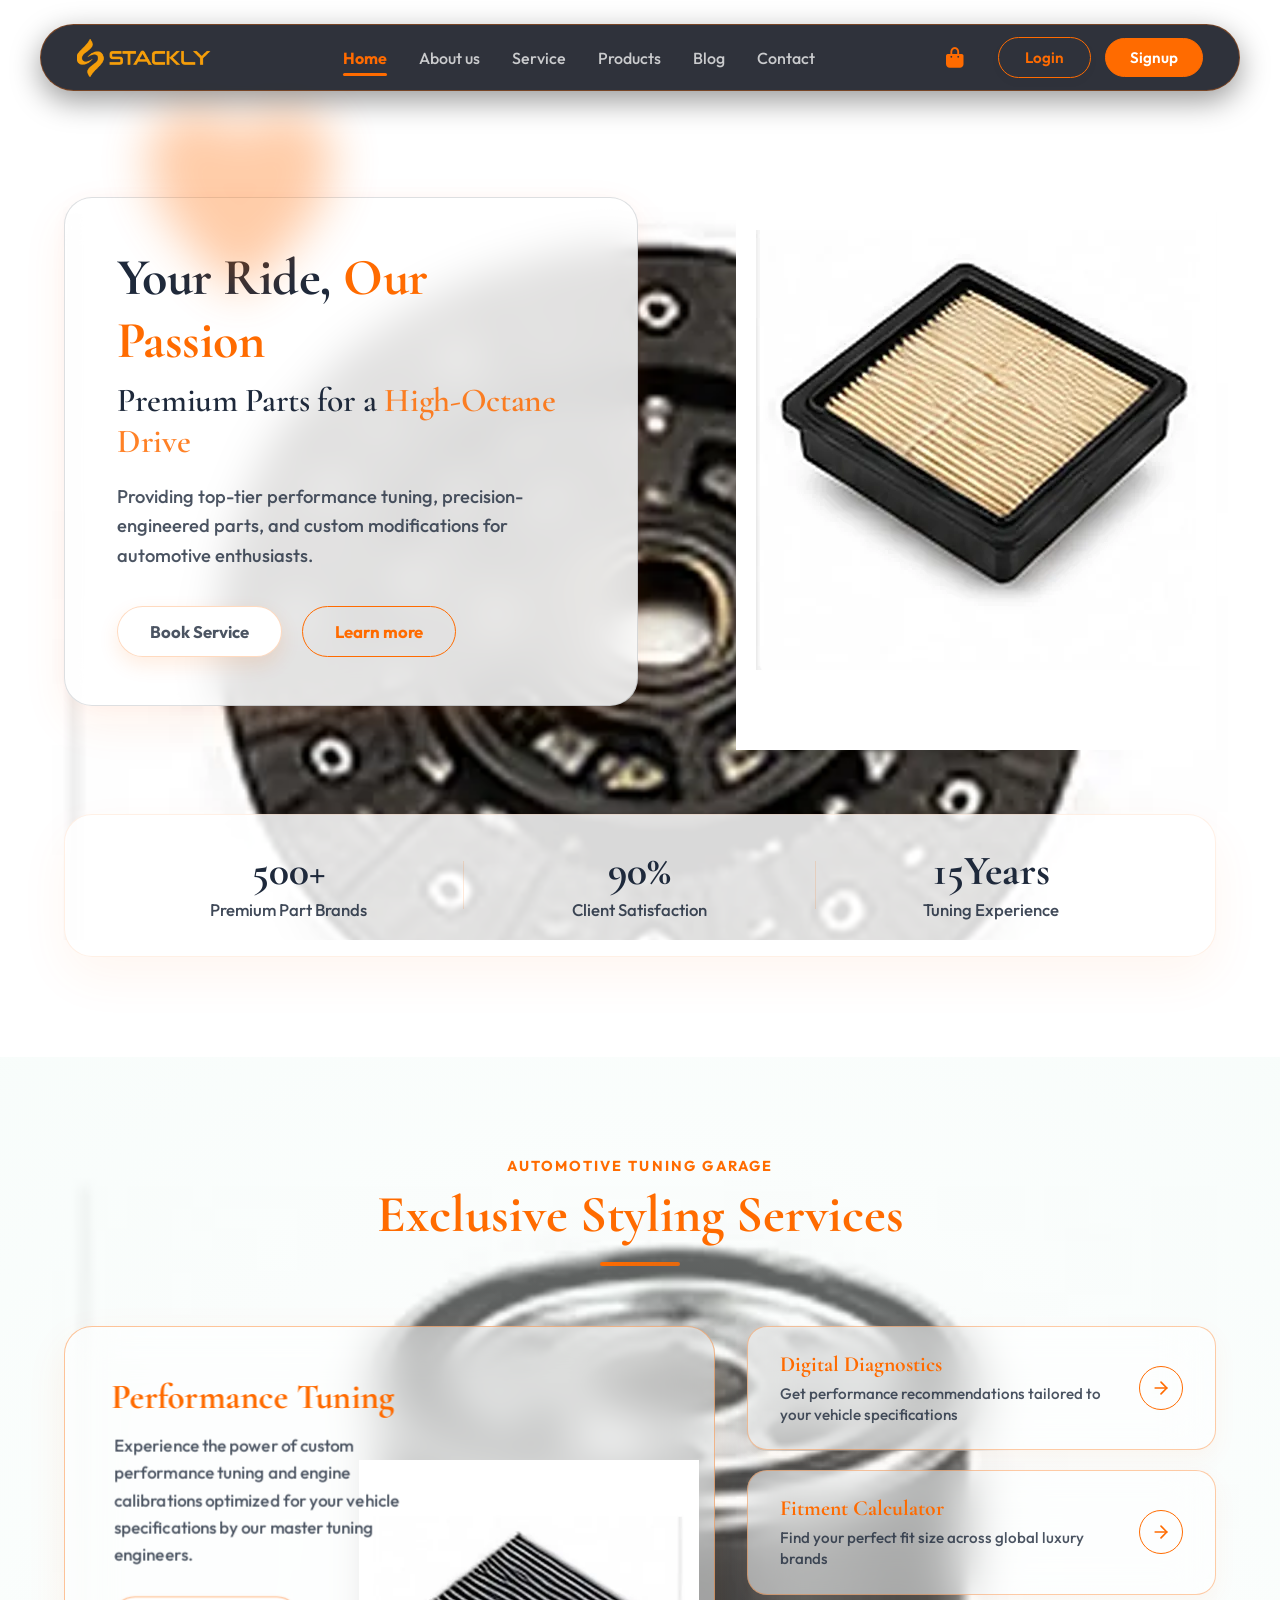
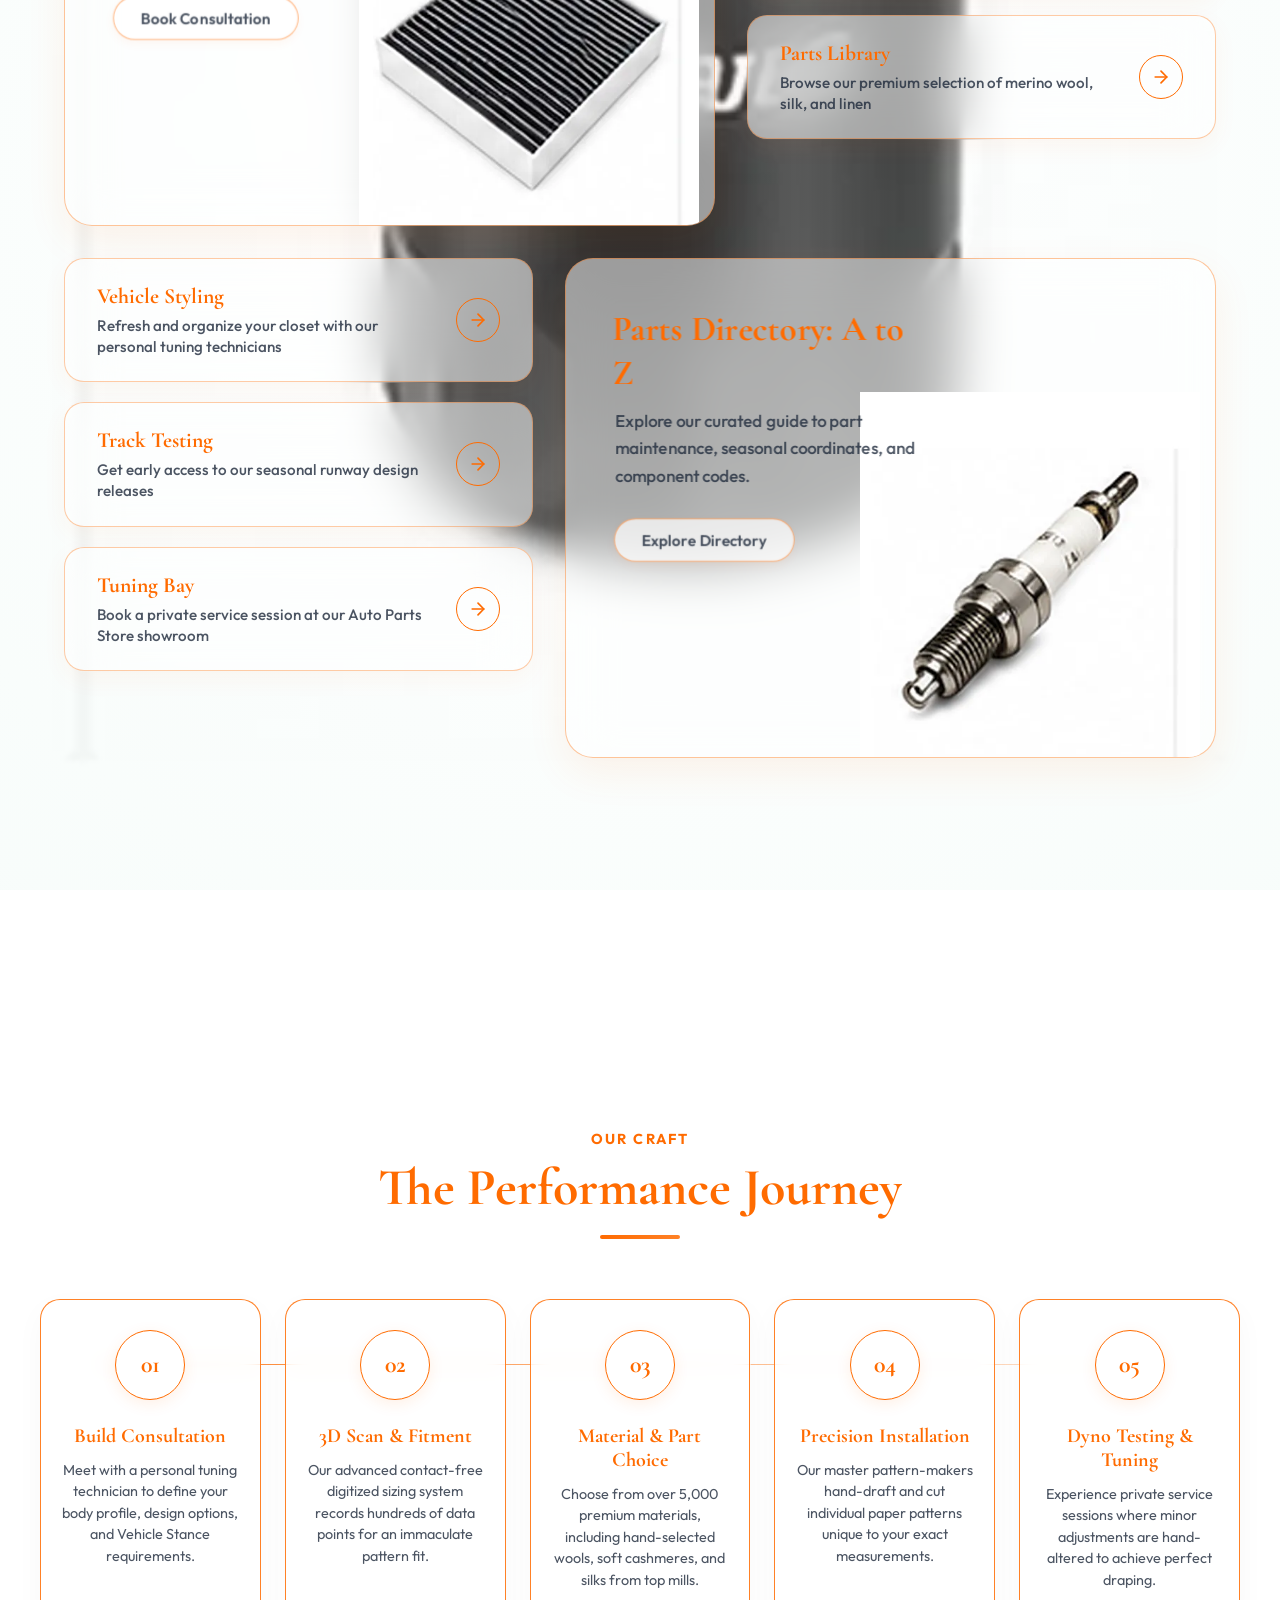
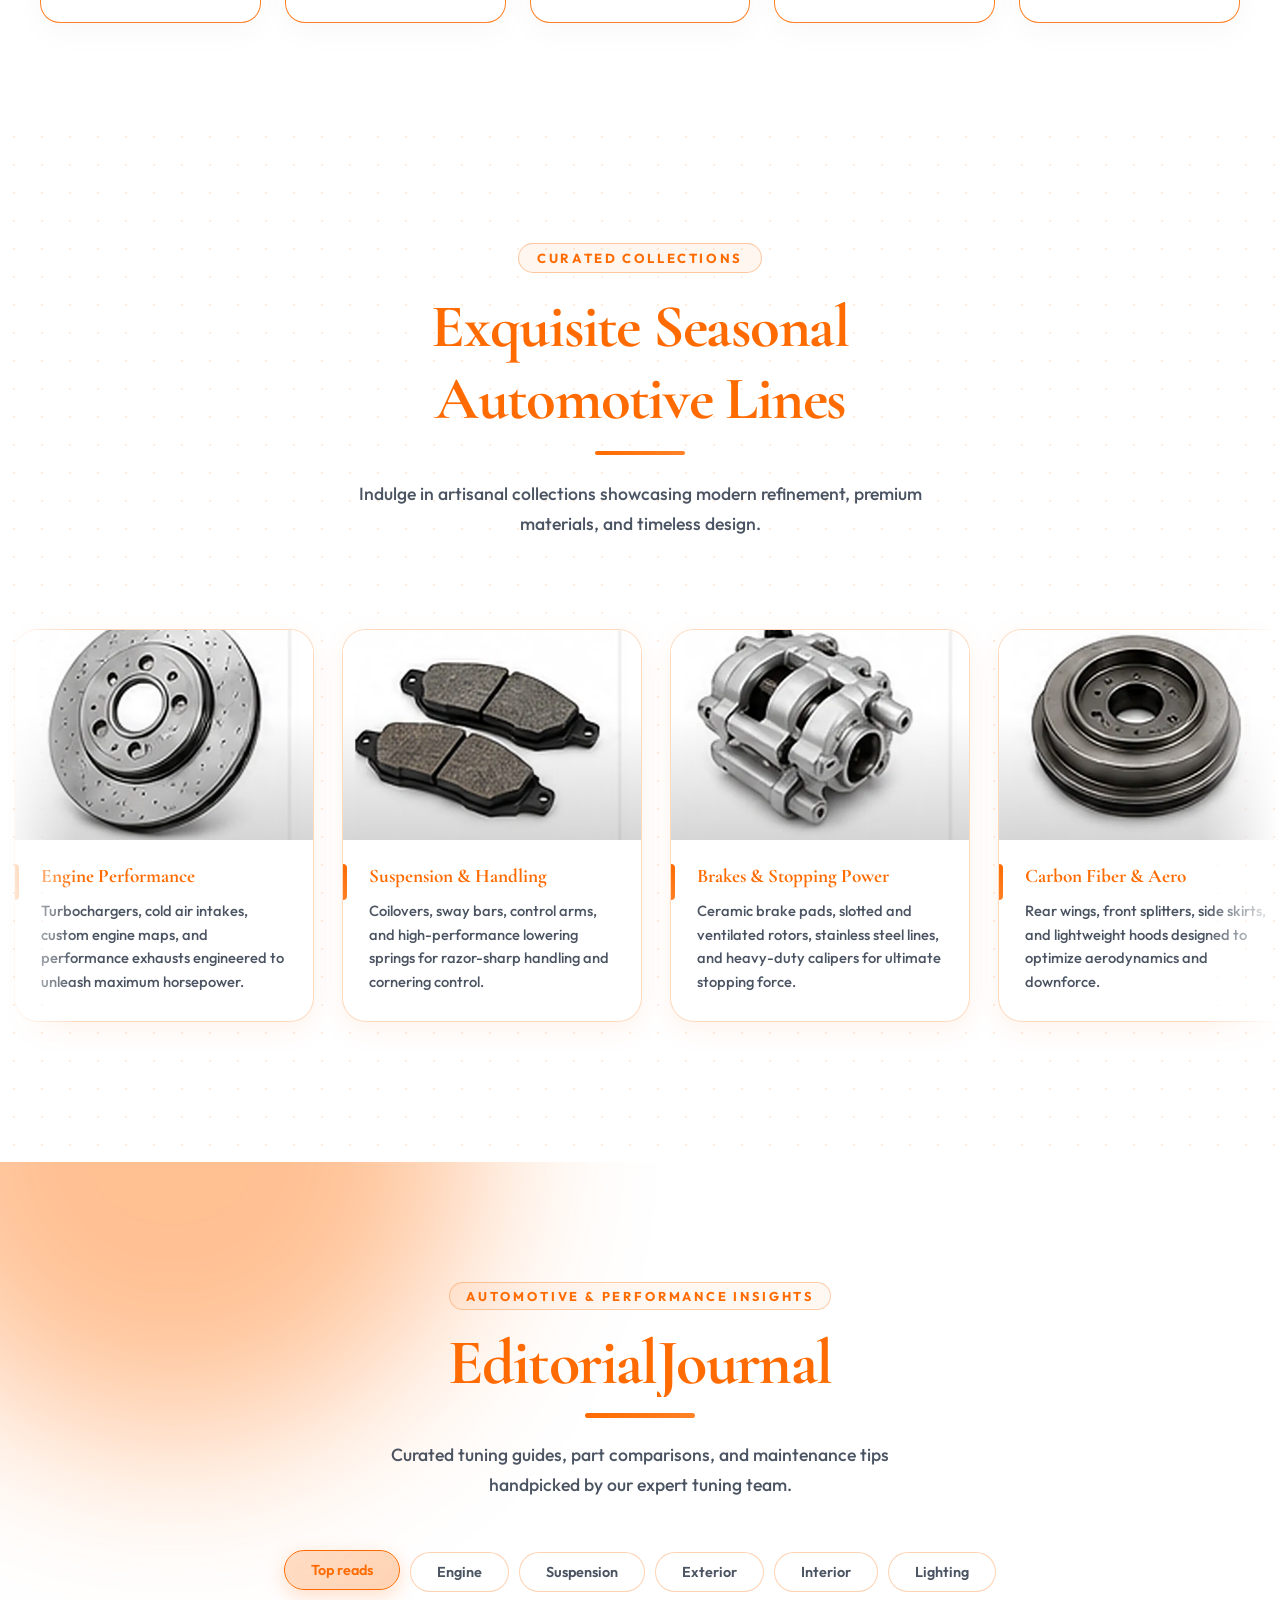
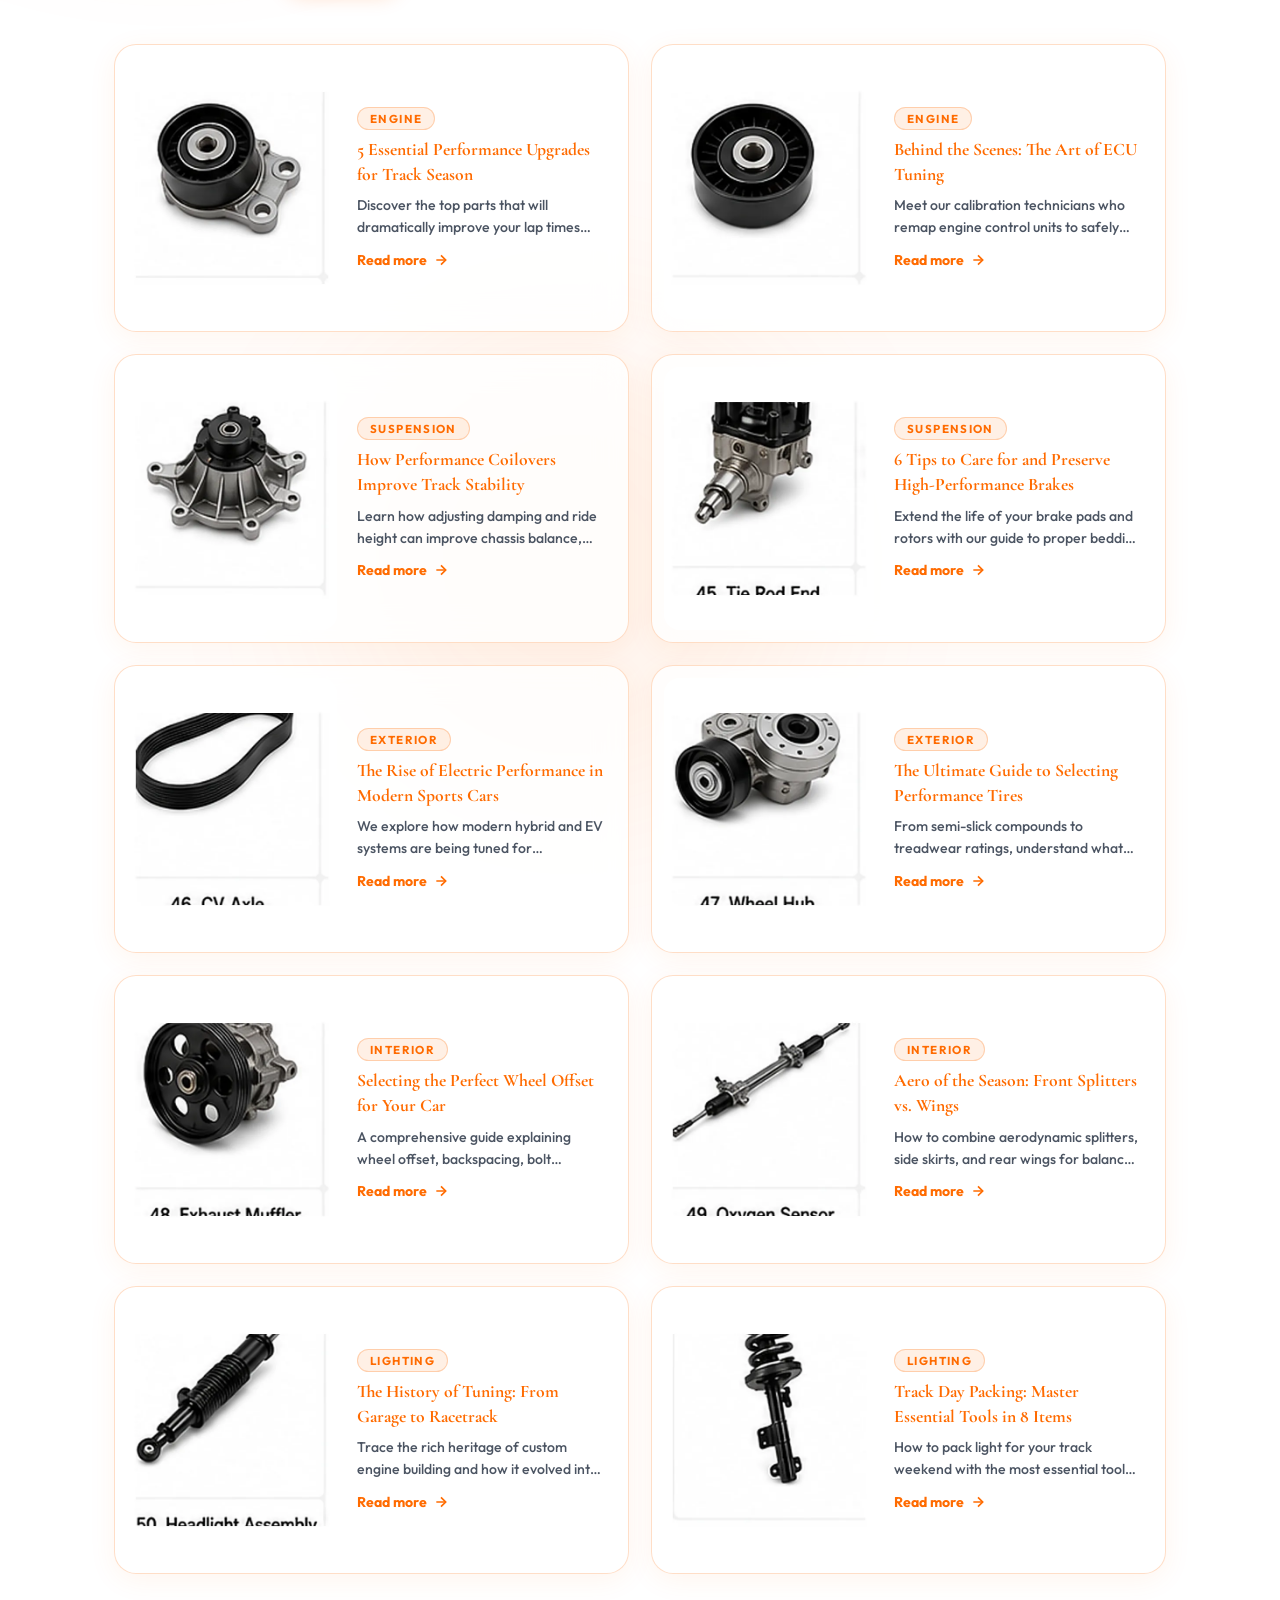
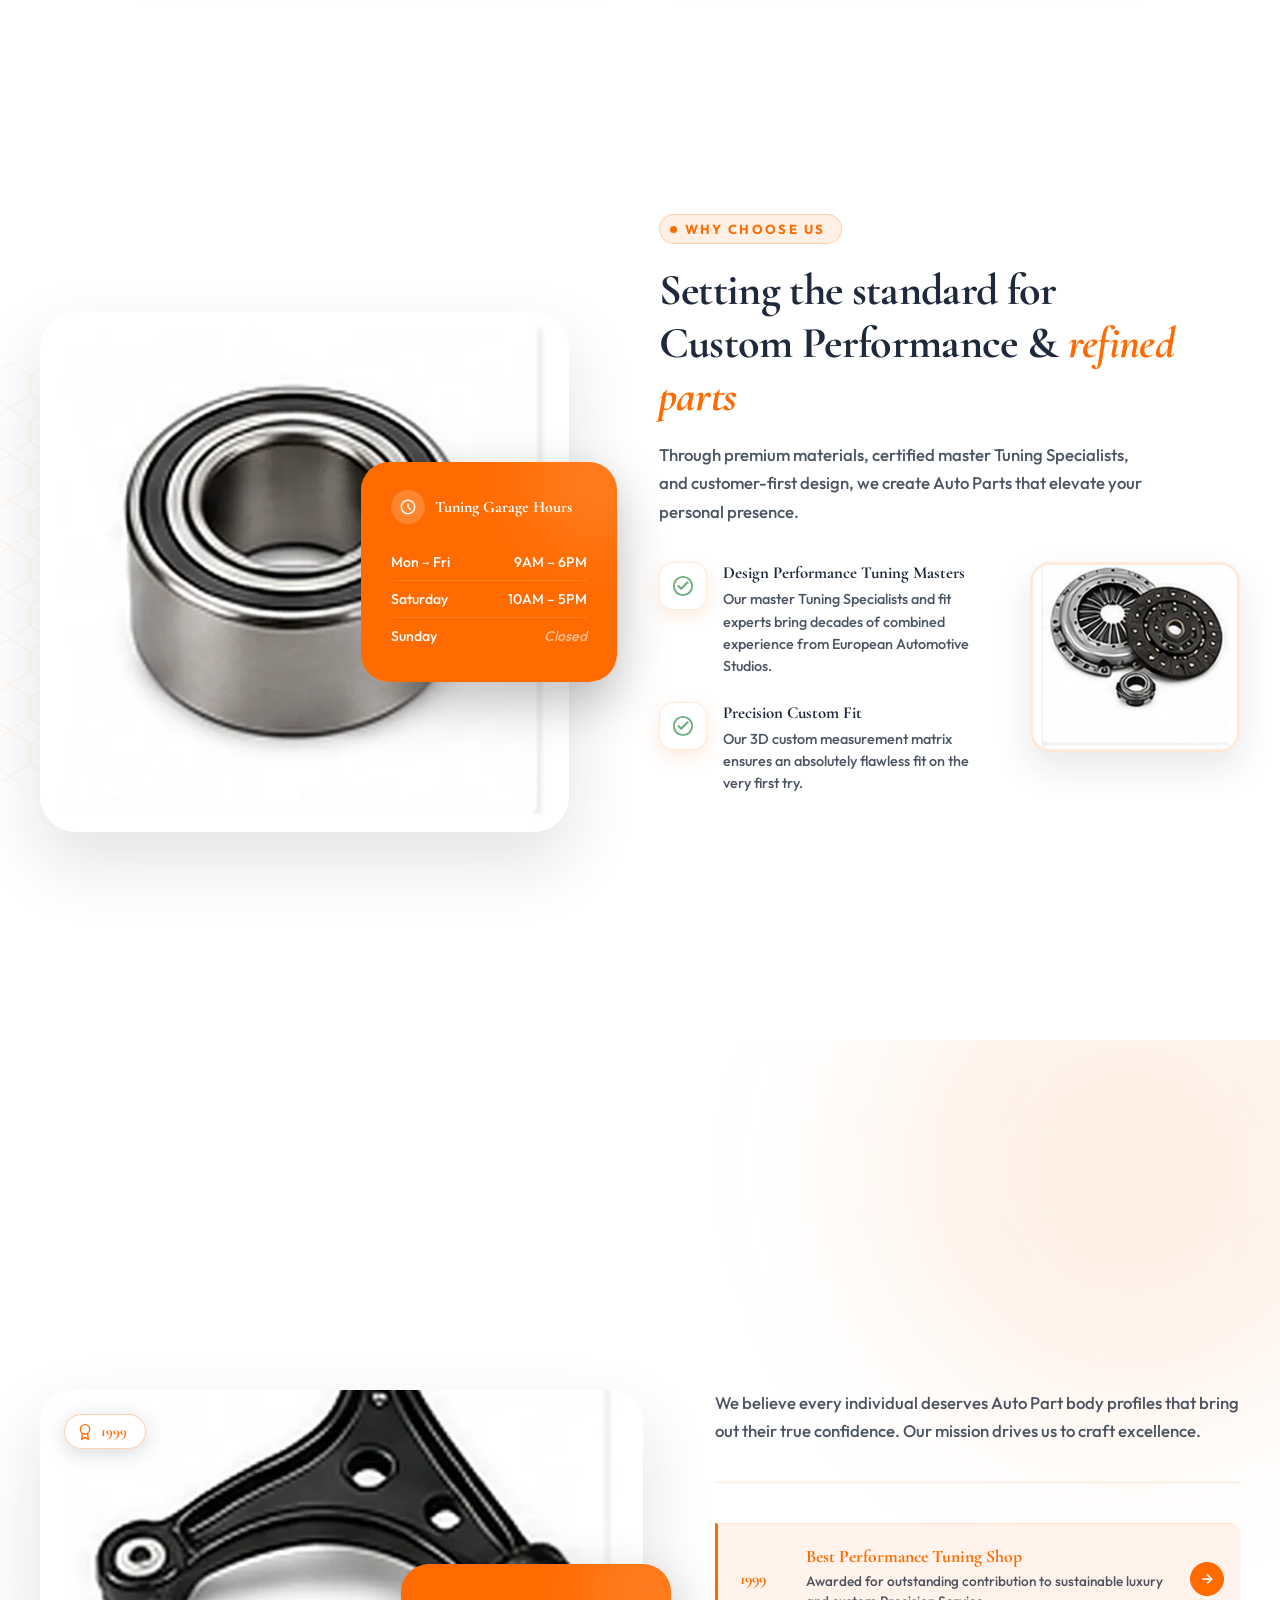
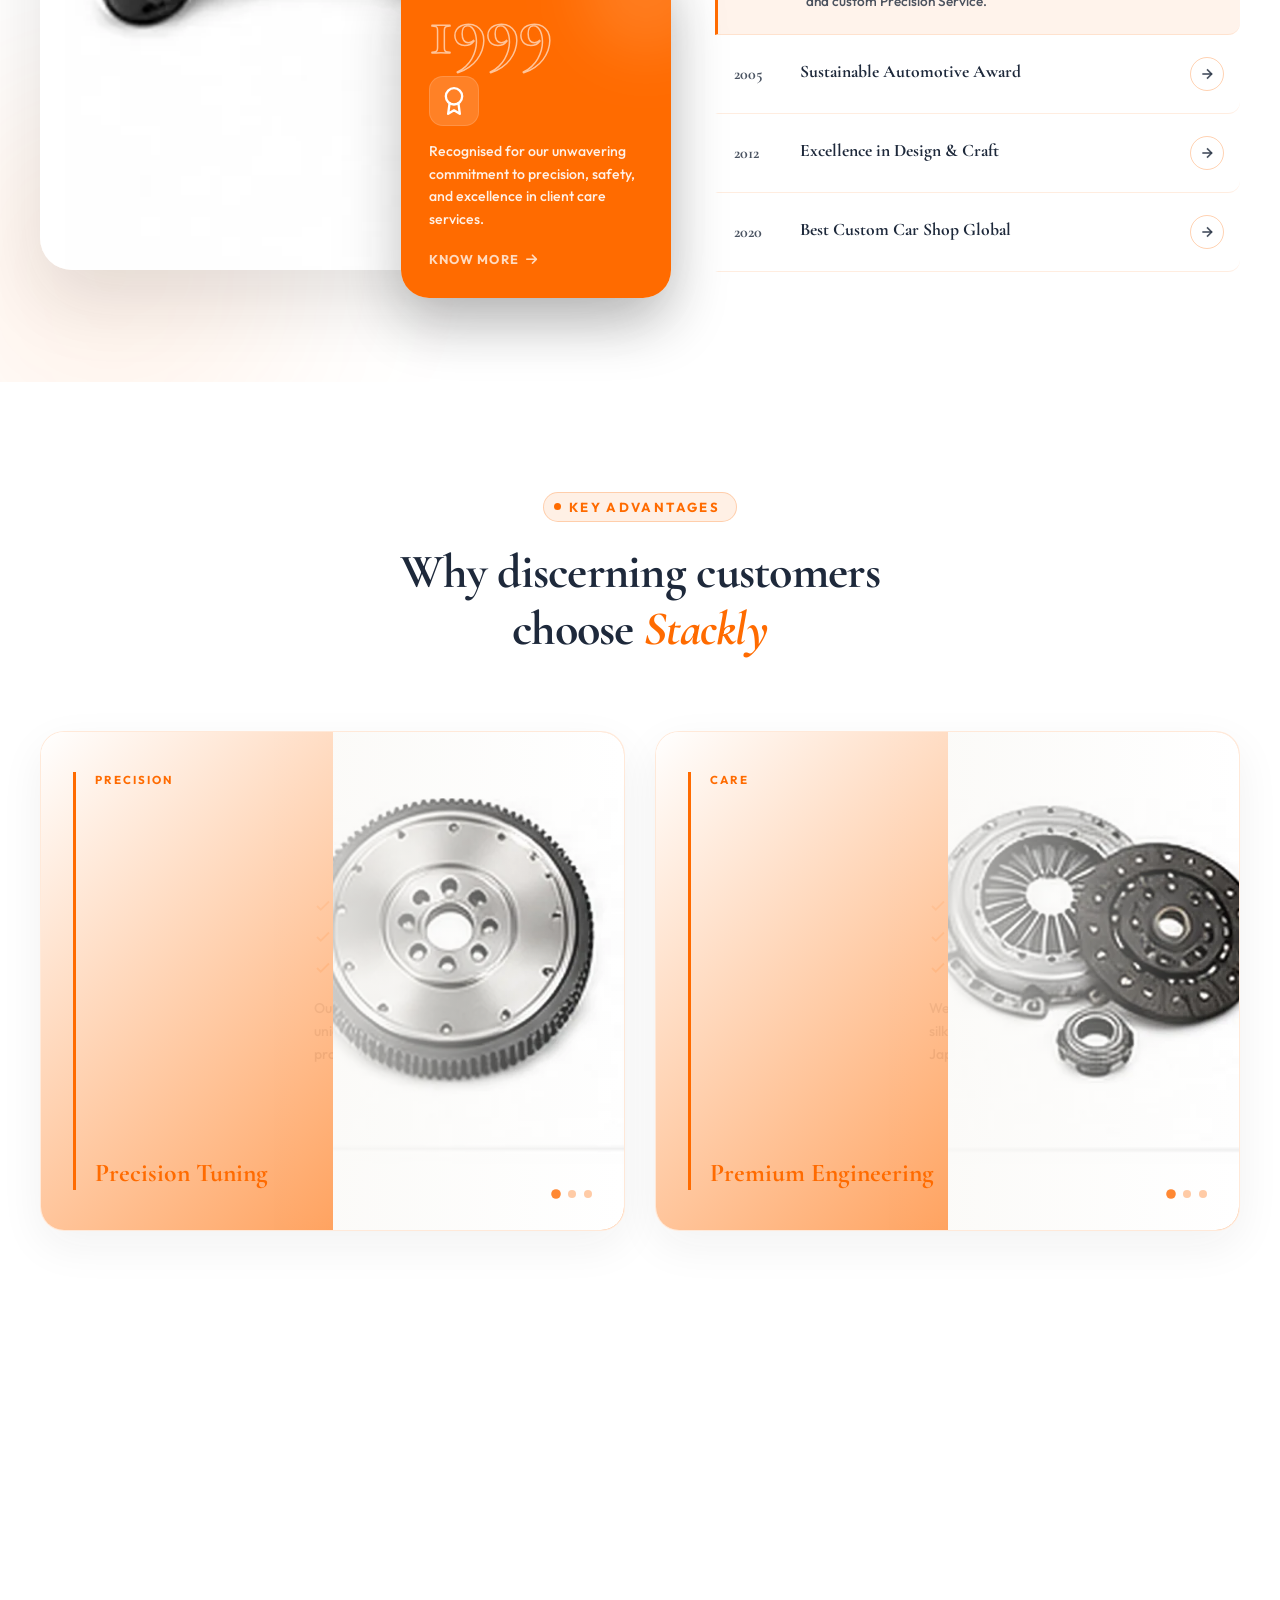
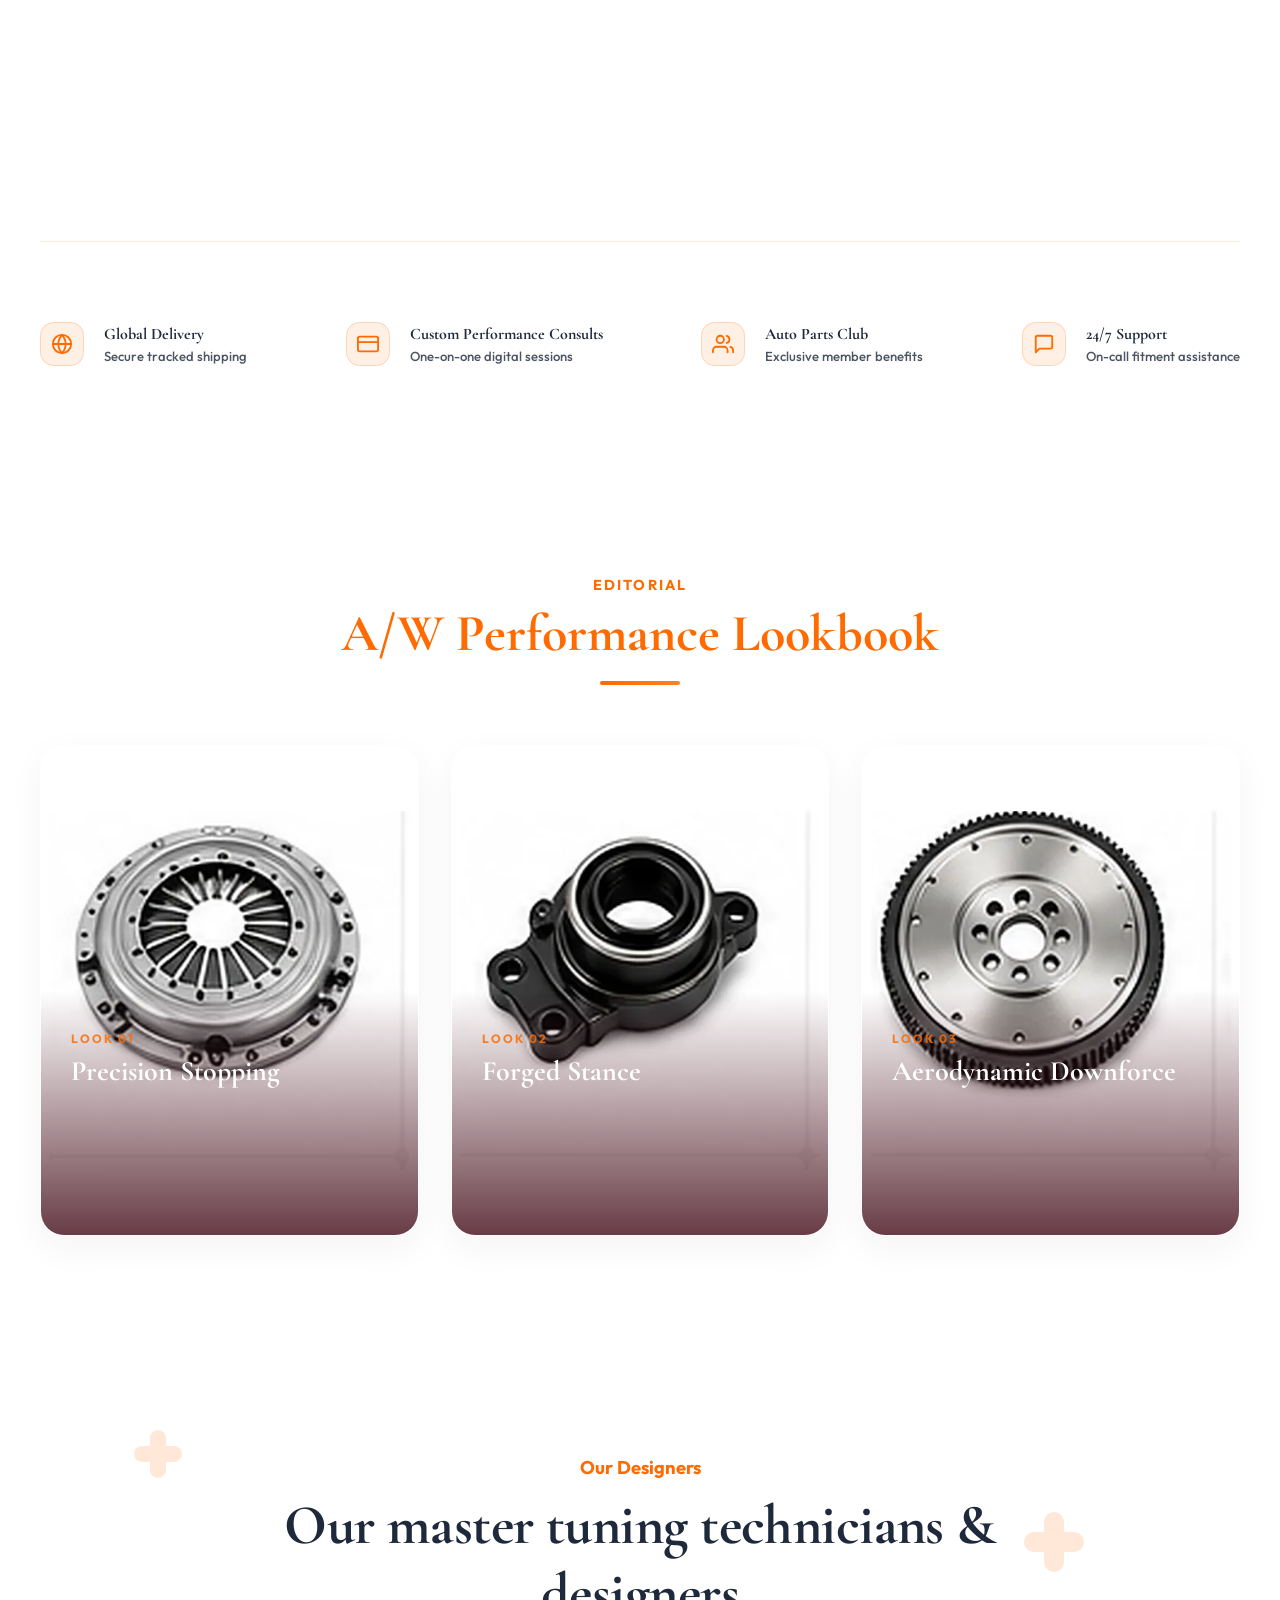
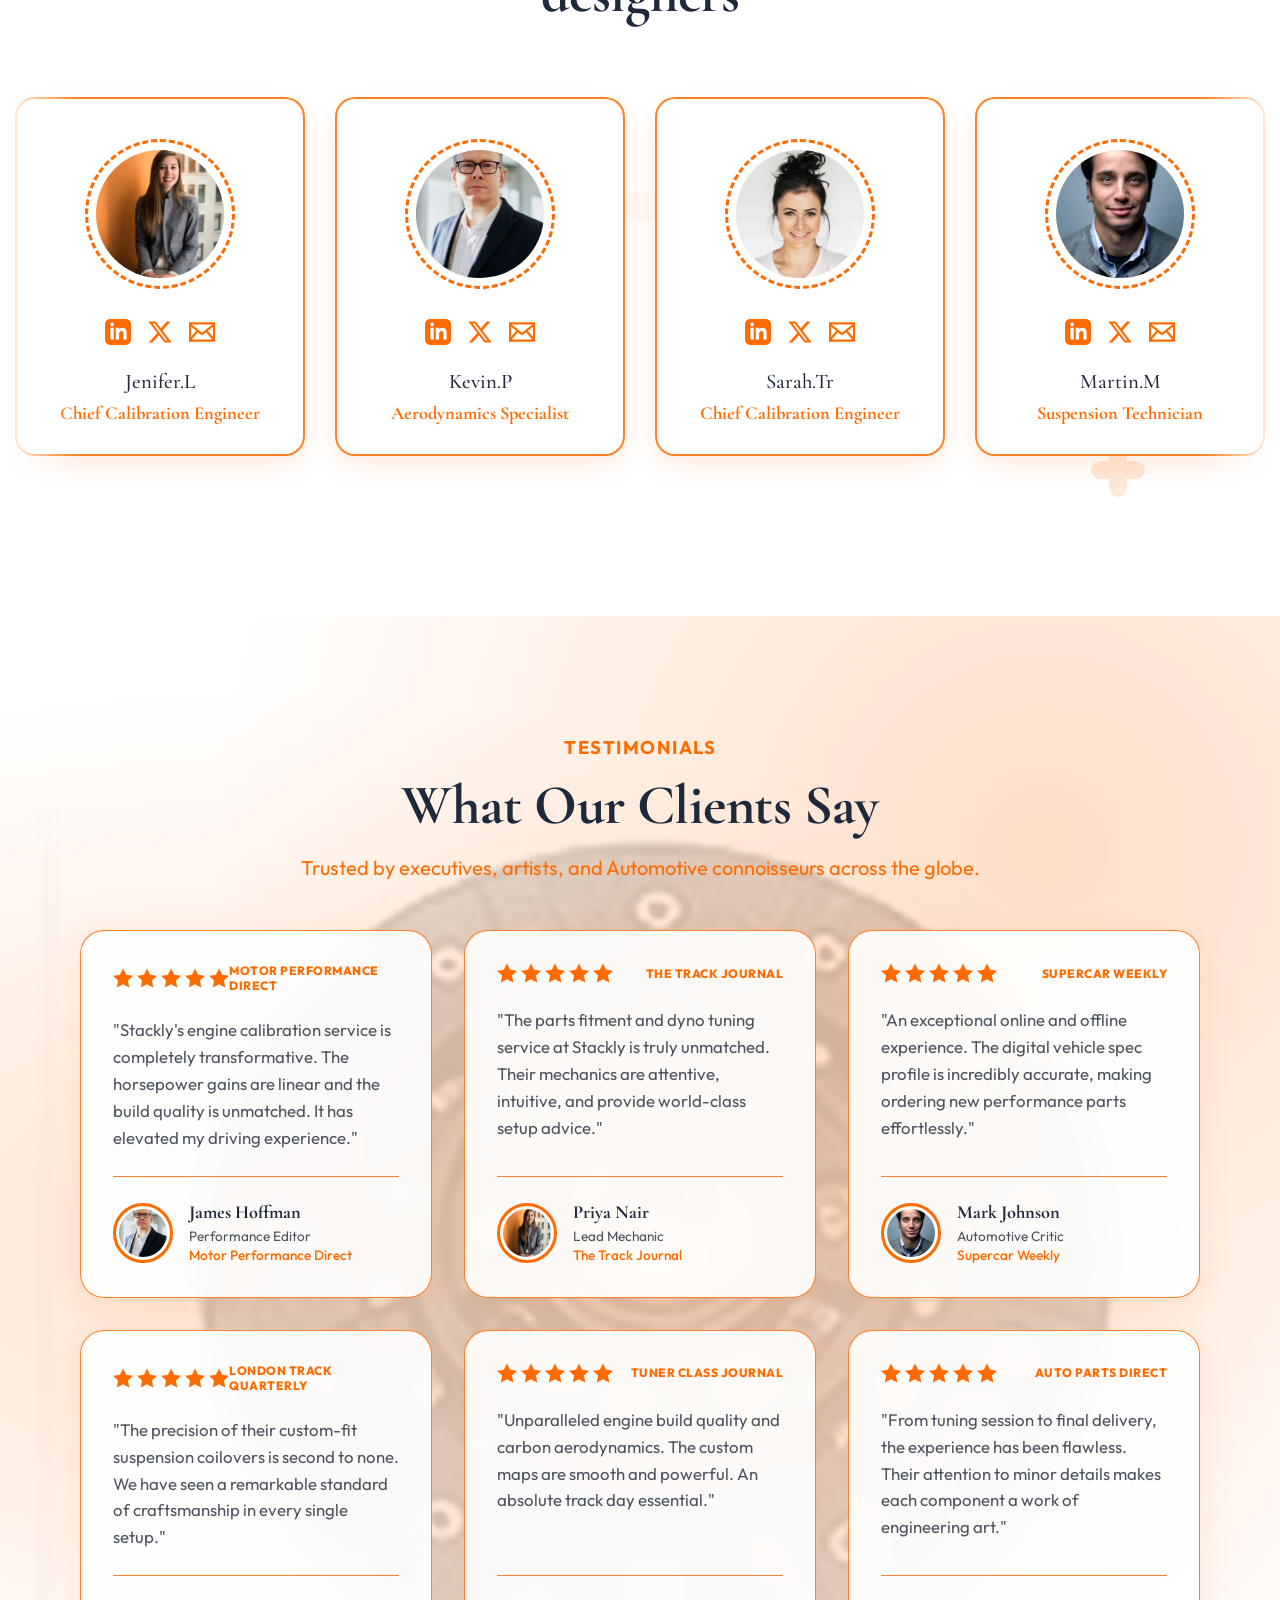
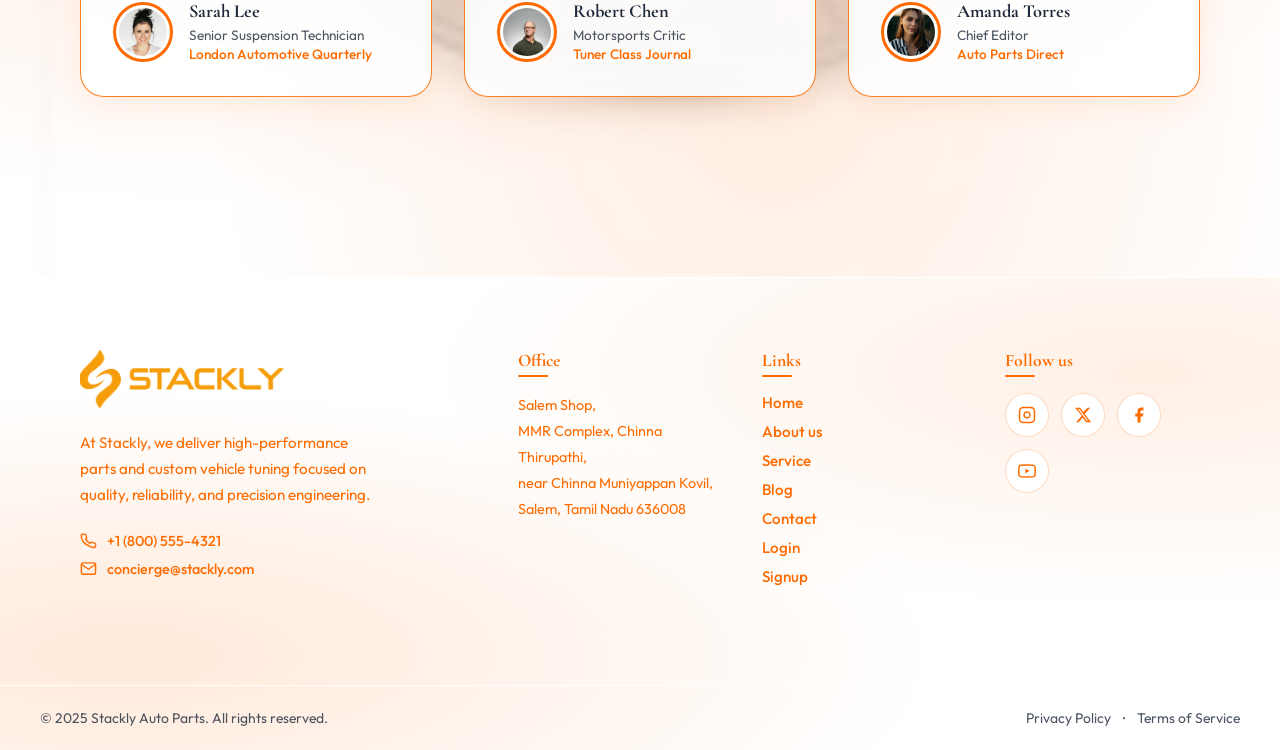
<file: index.html>
﻿<!DOCTYPE html>
<html lang="en">
<head>
    <meta charset="UTF-8">
    <meta name="viewport" content="width=device-width, initial-scale=1.0">
    <title>Premium Auto Parts & Performance Tuning - STACKLY</title>
    <meta name="description" content="Providing top-tier performance tuning, precision-engineered parts, and custom modifications for automotive enthusiasts. Your Style, Our Priority.">
    <!-- Google Fonts: Plus Jakarta Sans & Outfit -->
    <link rel="preconnect" href="https://fonts.googleapis.com">
    <link rel="preconnect" href="https://fonts.gstatic.com" crossorigin>
    <link href="https://fonts.googleapis.com/css2?family=Outfit:wght@300;400;500;600;700;800&family=Plus+Jakarta+Sans:wght@300;400;500;600;700;800&display=swap" rel="stylesheet">
    <link rel="stylesheet" href="https://cdnjs.cloudflare.com/ajax/libs/font-awesome/6.4.0/css/all.min.css">
    <link rel="stylesheet" href="css/style.css?v=2">
    <link rel="stylesheet" href="css/loading.css">
</head>
<body>

    <!-- Scroll Progress Indicator Bar -->
    <div class="scroll-progress-container">
        <div class="scroll-progress-bar" id="page-scroll-indicator"></div>
    </div>

    <!-- Main Outer Wrapper -->
    <div class="site-wrapper" id="page-wrapper-container">
        
        <!-- Full-Bleed Hero Background Image (Exact design asset from screenshot) -->
        <div class="hero-background-image" id="hero-bg-img" data-parallax-speed="0.015" aria-hidden="true"></div>

        <!-- Floating Pill-Shaped Navbar Header -->
        <header class="navbar-wrapper reveal-fade">
            <div class="navbar-pill" id="navbar-pill-element">
                <a href="#" class="navbar-brand" id="stackly-logo-home"><img src="assets/home/stackly logo orange.webp" alt="STACKLY Logo" class="brand-logo-img"></a>
                
                                <nav class="navbar-links" id="main-nav-links">
                    <a href="index.html" class="nav-item active" id="nav-item-home">Home</a>
                    <a href="about.html" class="nav-item " id="nav-item-about">About us</a>
                    <a href="service.html" class="nav-item " id="nav-item-services">Service</a>
                    <a href="products.html" class="nav-item " id="nav-item-products">Products</a>
                    <a href="blog.html" class="nav-item " id="nav-item-blog">Blog</a>
                    <a href="contact.html" class="nav-item " id="nav-item-contact">Contact</a>
                    <!-- Mobile Nav Actions -->
                    <div class="mobile-nav-actions">
                        <a href="cart.html" class="btn-mobile-cart" style="color: var(--primary-dark); font-weight: 600; margin-bottom: 10px; display: block; text-decoration: none;"><i class="fa-solid fa-bag-shopping"></i> Cart</a>
                        <a href="login.html" class="btn-login">Login</a>
                        <a href="signup.html" class="btn-signup">Signup</a>
                    </div>
                </nav>

                                <div class="navbar-actions">
                    <a href="cart.html" class="btn-cart-nav" id="btn-navbar-cart" aria-label="View Cart" style="position: relative; margin-right: 20px; color: var(--primary-dark); font-size: 1.25rem; display: inline-flex; align-items: center; text-decoration: none; transition: var(--transition-quick);">
                        <i class="fa-solid fa-bag-shopping"></i>
                        <span class="cart-badge" id="nav-cart-count" style="position: absolute; top: -8px; right: -10px; background-color: var(--primary); color: white; border-radius: 50%; width: 16px; height: 16px; display: none; align-items: center; justify-content: center; font-size: 0.65rem; font-weight: 700;">0</span>
                    </a>
                    <a href="login.html" class="btn-login" id="btn-navbar-login">Login</a>
                    <a href="signup.html" class="btn-signup" id="btn-navbar-signup">Signup</a>
                    
                    <button class="menu-hamburger" id="nav-menu-hamburger" aria-label="Toggle Navigation Menu" aria-expanded="false">
                        <span class="bar"></span>
                        <span class="bar"></span>
                        <span class="bar"></span>
                    </button>
                </div>
            </div>
        </header>

        <!-- Hero Section -->
        <section class="hero-container" id="hero-section-trigger">
            <!-- Blurry Glowing Heart behind the text card (exact screenshot design) -->
            <div class="glowing-heart-behind-card" id="heart-glow-bg" data-parallax-speed="0.015">
                <svg viewBox="0 0 100 100" fill="var(--primary-light)" xmlns="http://www.w3.org/2000/svg">
                    <path d="M50 85 C 50 85, 12 55, 12 32 A 20 20 0 0 1 50 20 A 20 20 0 0 1 88 32 C 88 55, 50 85, 50 85 Z" />
                </svg>
            </div>
            
            <div class="hero-layout" id="hero-layout-3d-frame">
                
                <!-- Hero Left: Content Card -->
                <div class="hero-card-column">
                    <div class="hero-text-card reveal-slide-up" id="hero-card-element">
                        <h1 class="reveal-text delay-1" id="anim-headline">Your Ride, <span class="text-gold">Our Passion</span></h1>
                        <h2 class="reveal-text delay-2" id="anim-subheadline">Premium Parts for a <span class="text-gold-light">High-Octane Drive</span></h2>
                        <p class="reveal-text delay-3" id="anim-description">Providing top-tier performance tuning, precision-engineered parts, and custom modifications for automotive enthusiasts.</p>
                        
                        <div class="hero-button-group reveal-text delay-4" id="anim-buttons">
                            <a href="404.html" class="btn-book" id="btn-hero-appointment">Book Service</a>
                            <a href="404.html" class="btn-learn" id="btn-hero-learn">Learn more</a>
                        </div>
                    </div>
                </div>

                <!-- Hero Right: tuning technician Image -->
                <div class="hero-image-column">
                    <div class="tuning technician-image-wrapper reveal-image-right" id="tuning technician-img-container">
                        <img src="assets/parts/img_1.webp" alt="Elegant model posing in premium design wear" class="tuning technician-img" id="interactive-tuning technician-img">
                    </div>
                </div>

            </div>
        </section>

        <!-- Statistics Section (Located Below Hero) -->
        <section class="stats-section-container">
            <div class="stats-card-wide reveal-scroll-up" id="statistics-card-bar">
                <div class="stat-column">
                    <div class="stat-number-wrapper">
                        <span class="stat-number" data-target="500">0</span><span class="stat-suffix">+</span>
                    </div>
                    <p class="stat-label">Premium Part Brands</p>
                </div>
                
                <div class="stat-column">
                    <div class="stat-number-wrapper">
                        <span class="stat-number" data-target="90">0</span><span class="stat-suffix">%</span>
                    </div>
                    <p class="stat-label">Client Satisfaction</p>
                </div>
                
                <div class="stat-column">
                    <div class="stat-number-wrapper">
                        <span class="stat-number" data-target="15">0</span><span class="stat-suffix"> Years</span>
                    </div>
                    <p class="stat-label">Tuning Experience</p>
                </div>
            </div>
        </section>

        

        <!-- Healthline Tools Section -->
        <section class="tools-section-container" id="tools-section-trigger">
            
            <!-- Floating Background Image (Gemini Generated Image) with parallax drift (Full Bleed) -->
            <div class="tools-bg-image-wrapper" id="tools-bg-img" data-parallax-speed="0.012" aria-hidden="true"></div>
            
            <!-- Inner Centered Content Wrapper -->
            <div class="tools-inner-content">
                <!-- Animated Gradient Heading -->
                <div class="section-header reveal-scroll-up">
                    <span class="section-tagline">Automotive Tuning Garage</span>
                    <h2 class="animated-gradient-heading">Exclusive Styling Services</h2>
                    <div class="heading-line-decor"></div>
                </div>

                <!-- Row 1: Healthy Eating (Large) & Recipe/Macro/Calorie Stack (Small) -->
                <div class="tools-row row-1">
                    <!-- Large Card: Healthy Eating -->
                    <div class="tool-card-large reveal-right-to-left delay-1" id="food-tool-card">
                        <div class="tool-card-content">
                            <h3 class="tool-card-title">Performance Tuning</h3>
                            <p class="tool-card-desc">Experience the power of custom performance tuning and engine calibrations optimized for your vehicle specifications by our master tuning engineers.</p>
                            <a href="404.html" class="btn-tool-visit">Book Consultation</a>
                        </div>
                        <div class="tool-card-image-wrap">
                            <img src="assets/parts/img_4.webp" alt="Custom Performance Precision Service materials and design flatlay" class="tool-large-img">
                        </div>
                    </div>

                    <!-- Right Stack: 3 Small Cards -->
                    <div class="tool-card-stack reveal-right-to-left delay-2">
                        <!-- Card 1 -->
                        <div class="tool-card-small">
                            <div class="tool-small-text">
                                <h4 class="tool-small-title">Digital Diagnostics</h4>
                                <p class="tool-small-desc">Get performance recommendations tailored to your vehicle specifications</p>
                            </div>
                            <a href="404.html" class="tool-small-arrow" aria-label="Go to Digital Diagnostics">
                                <svg viewBox="0 0 24 24" fill="none" stroke="currentColor" stroke-width="2" stroke-linecap="round" stroke-linejoin="round">
                                    <line x1="5" y1="12" x2="19" y2="12"></line>
                                    <polyline points="12 5 19 12 12 19"></polyline>
                                </svg>
                            </a>
                        </div>

                        <!-- Card 2 -->
                        <div class="tool-card-small">
                            <div class="tool-small-text">
                                <h4 class="tool-small-title">Fitment Calculator</h4>
                                <p class="tool-small-desc">Find your perfect fit size across global luxury brands</p>
                            </div>
                            <a href="404.html" class="tool-small-arrow" aria-label="Go to Fitment Calculator">
                                <svg viewBox="0 0 24 24" fill="none" stroke="currentColor" stroke-width="2" stroke-linecap="round" stroke-linejoin="round">
                                    <line x1="5" y1="12" x2="19" y2="12"></line>
                                    <polyline points="12 5 19 12 12 19"></polyline>
                                </svg>
                            </a>
                        </div>

                        <!-- Card 3 -->
                        <div class="tool-card-small">
                            <div class="tool-small-text">
                                <h4 class="tool-small-title">Parts Library</h4>
                                <p class="tool-small-desc">Browse our premium selection of merino wool, silk, and linen</p>
                            </div>
                            <a href="404.html" class="tool-small-arrow" aria-label="Go to Parts Library">
                                <svg viewBox="0 0 24 24" fill="none" stroke="currentColor" stroke-width="2" stroke-linecap="round" stroke-linejoin="round">
                                    <line x1="5" y1="12" x2="19" y2="12"></line>
                                    <polyline points="12 5 19 12 12 19"></polyline>
                                </svg>
                            </a>
                        </div>
                    </div>
                </div>

                <!-- Row 2: Pill/GLP-1/Tuning Bay Stack (Small) & Drug Directory (Large) -->
                <div class="tools-row row-2">
                    <!-- Left Stack: 3 Small Cards -->
                    <div class="tool-card-stack reveal-right-to-left delay-3">
                        <!-- Card 1 -->
                        <div class="tool-card-small">
                            <div class="tool-small-text">
                                <h4 class="tool-small-title">Vehicle Styling</h4>
                                <p class="tool-small-desc">Refresh and organize your closet with our personal tuning technicians</p>
                            </div>
                            <a href="404.html" class="tool-small-arrow" aria-label="Go to Vehicle Styling">
                                <svg viewBox="0 0 24 24" fill="none" stroke="currentColor" stroke-width="2" stroke-linecap="round" stroke-linejoin="round">
                                    <line x1="5" y1="12" x2="19" y2="12"></line>
                                    <polyline points="12 5 19 12 12 19"></polyline>
                                </svg>
                            </a>
                        </div>

                        <!-- Card 2 -->
                        <div class="tool-card-small">
                            <div class="tool-small-text">
                                <h4 class="tool-small-title">Track Testing</h4>
                                <p class="tool-small-desc">Get early access to our seasonal runway design releases</p>
                            </div>
                            <a href="404.html" class="tool-small-arrow" aria-label="Go to Track Testing">
                                <svg viewBox="0 0 24 24" fill="none" stroke="currentColor" stroke-width="2" stroke-linecap="round" stroke-linejoin="round">
                                    <line x1="5" y1="12" x2="19" y2="12"></line>
                                    <polyline points="12 5 19 12 12 19"></polyline>
                                </svg>
                            </a>
                        </div>

                        <!-- Card 3 -->
                        <div class="tool-card-small">
                            <div class="tool-small-text">
                                <h4 class="tool-small-title">Tuning Bay</h4>
                                <p class="tool-small-desc">Book a private service session at our Auto Parts Store showroom</p>
                            </div>
                            <a href="404.html" class="tool-small-arrow" aria-label="Go to Tuning Bay">
                                <svg viewBox="0 0 24 24" fill="none" stroke="currentColor" stroke-width="2" stroke-linecap="round" stroke-linejoin="round">
                                    <line x1="5" y1="12" x2="19" y2="12"></line>
                                    <polyline points="12 5 19 12 12 19"></polyline>
                                </svg>
                            </a>
                        </div>
                    </div>

                    <!-- Large Card: Drug Directory -->
                    <div class="tool-card-large reveal-right-to-left delay-4" id="drug-tool-card">
                        <div class="tool-card-content">
                            <h3 class="tool-card-title">Parts Directory: A to Z</h3>
                            <p class="tool-card-desc">Explore our curated guide to part maintenance, seasonal coordinates, and component codes.</p>
                            <a href="404.html" class="btn-tool-visit">Explore Directory</a>
                        </div>
                        <div class="tool-card-image-wrap">
                            <img src="assets/parts/img_5.webp" alt="Luxury Automotive showroom custom components display" class="tool-large-img">
                        </div>
                    </div>
                </div>
            </div>

        </section>

        <!-- ===== Performance Tuning Process Section ===== -->
        <section class="process-section" id="process-section-trigger">
            <div class="process-inner">
                <div class="section-header reveal-scroll-up">
                    <span class="section-tagline">OUR CRAFT</span>
                    <h2 class="animated-gradient-heading">The Performance Journey</h2>
                    <div class="heading-line-decor"></div>
                </div>

                <div class="process-timeline reveal-scroll-up">
                    <!-- Step 1 -->
                    <div class="process-step">
                        <div class="process-step-num">01</div>
                        <div class="process-step-content">
                            <h3 class="process-step-title">Build Consultation</h3>
                            <p class="process-step-desc">Meet with a personal tuning technician to define your body profile, design options, and Vehicle Stance requirements.</p>
                        </div>
                    </div>
                    <!-- Step 2 -->
                    <div class="process-step">
                        <div class="process-step-num">02</div>
                        <div class="process-step-content">
                            <h3 class="process-step-title">3D Scan & Fitment</h3>
                            <p class="process-step-desc">Our advanced contact-free digitized sizing system records hundreds of data points for an immaculate pattern fit.</p>
                        </div>
                    </div>
                    <!-- Step 3 -->
                    <div class="process-step">
                        <div class="process-step-num">03</div>
                        <div class="process-step-content">
                            <h3 class="process-step-title">Material & Part Choice</h3>
                            <p class="process-step-desc">Choose from over 5,000 premium materials, including hand-selected wools, soft cashmeres, and silks from top mills.</p>
                        </div>
                    </div>
                    <!-- Step 4 -->
                    <div class="process-step">
                        <div class="process-step-num">04</div>
                        <div class="process-step-content">
                            <h3 class="process-step-title">Precision Installation</h3>
                            <p class="process-step-desc">Our master pattern-makers hand-draft and cut individual paper patterns unique to your exact measurements.</p>
                        </div>
                    </div>
                    <!-- Step 5 -->
                    <div class="process-step">
                        <div class="process-step-num">05</div>
                        <div class="process-step-content">
                            <h3 class="process-step-title">Dyno Testing & Tuning</h3>
                            <p class="process-step-desc">Experience private service sessions where minor adjustments are hand-altered to achieve perfect draping.</p>
                        </div>
                    </div>
                </div>
            </div>
        </section>

        <!-- ===== Custom Performance parts collections Section (Auto-Scrolling Carousel) ===== -->
        <section class="devices-section" id="devices-section-trigger">

            <!-- Section Header -->
            <div class="devices-header reveal-scroll-up">
                <span class="devices-tagline">CURATED COLLECTIONS</span>

                <!-- Animated Split Heading -->
                <h2 class="devices-heading">
                    <span class="devices-heading-line1">Exquisite Seasonal</span><span class="devices-heading-line2">Automotive <span class="devices-heading-accent">Lines</span></span>
                </h2>
                <div class="devices-heading-bar"></div>
                <p class="devices-subtext">Indulge in artisanal collections showcasing modern refinement, premium materials, and timeless design.</p>
            </div>

            <!-- Infinite Auto-Scroll Track Wrapper -->
            <div class="devices-carousel-wrapper" id="devices-carousel-wrapper">
                <div class="devices-track" id="devices-track">

                    <!-- ===== Card Set 1 (original) ===== -->
                    <div class="device-card">
                        <div class="device-card-img-wrap">
                            <img src="assets/parts/img_6.webp" alt="Engine Performance Components" class="device-card-img">
                            <div class="device-card-img-overlay"></div>
                        </div>
                        <div class="device-card-body">
                            <h3 class="device-card-title">Engine Performance</h3>
                            <p class="device-card-desc">Turbochargers, cold air intakes, custom engine maps, and performance exhausts engineered to unleash maximum horsepower.</p>
                        </div>
                    </div>

                    <div class="device-card">
                        <div class="device-card-img-wrap">
                            <img src="assets/parts/img_7.webp" alt="Suspension & Handling Upgrades" class="device-card-img">
                            <div class="device-card-img-overlay"></div>
                        </div>
                        <div class="device-card-body">
                            <h3 class="device-card-title">Suspension & Handling</h3>
                            <p class="device-card-desc">Coilovers, sway bars, control arms, and high-performance lowering springs for razor-sharp handling and cornering control.</p>
                        </div>
                    </div>

                    <div class="device-card">
                        <div class="device-card-img-wrap">
                            <img src="assets/parts/img_8.webp" alt="Performance Brakes Slotted Rotors" class="device-card-img">
                            <div class="device-card-img-overlay"></div>
                        </div>
                        <div class="device-card-body">
                            <h3 class="device-card-title">Brakes & Stopping Power</h3>
                            <p class="device-card-desc">Ceramic brake pads, slotted and ventilated rotors, stainless steel lines, and heavy-duty calipers for ultimate stopping force.</p>
                        </div>
                    </div>

                    <div class="device-card">
                        <div class="device-card-img-wrap">
                            <img src="assets/parts/img_9.webp" alt="Carbon Fiber Aerodynamic Parts" class="device-card-img">
                            <div class="device-card-img-overlay"></div>
                        </div>
                        <div class="device-card-body">
                            <h3 class="device-card-title">Carbon Fiber & Aero</h3>
                            <p class="device-card-desc">Rear wings, front splitters, side skirts, and lightweight hoods designed to optimize aerodynamics and downforce.</p>
                        </div>
                    </div>

                    <div class="device-card">
                        <div class="device-card-img-wrap">
                            <img src="assets/parts/img_6.webp" alt="Forged Alloy Wheels and Track Tires" class="device-card-img">
                            <div class="device-card-img-overlay"></div>
                        </div>
                        <div class="device-card-body">
                            <h3 class="device-card-title">Wheels & Tire Fitment</h3>
                            <p class="device-card-desc">Forged alloy wheels, premium track tires, and custom offsets to achieve perfect stance and grip.</p>
                        </div>
                    </div>

                    <div class="device-card">
                        <div class="device-card-img-wrap">
                            <img src="assets/parts/img_7.webp" alt="Alcantara Steering Wheel and Interior Trim" class="device-card-img">
                            <div class="device-card-img-overlay"></div>
                        </div>
                        <div class="device-card-body">
                            <h3 class="device-card-title">Premium Cabin Upgrades</h3>
                            <p class="device-card-desc">Alcantara steering wheels, carbon fiber shift knobs, custom racing seats, and premium floor mats.</p>
                        </div>
                    </div>

                    <div class="device-card">
                        <div class="device-card-img-wrap">
                            <img src="assets/parts/img_8.webp" alt="LED Headlights and Sequential Tail Lights" class="device-card-img">
                            <div class="device-card-img-overlay"></div>
                        </div>
                        <div class="device-card-body">
                            <h3 class="device-card-title">Lighting & Electrical</h3>
                            <p class="device-card-desc">LED headlights, tail light assemblies, custom underglow, and high-performance battery setups.</p>
                        </div>
                    </div>

                    <div class="device-card">
                        <div class="device-card-img-wrap">
                            <img src="assets/parts/img_9.webp" alt="OBD2 Scanners and Smart Dash Cams" class="device-card-img">
                            <div class="device-card-img-overlay"></div>
                        </div>
                        <div class="device-card-body">
                            <h3 class="device-card-title">Professional Diagnostics</h3>
                            <p class="device-card-desc">OBD2 scanners, smart dash cams, customized sensor arrays, and precision gauges.</p>
                        </div>
                    </div>

                    <!-- ===== Card Set 2 (duplicate for seamless infinite loop) ===== -->
                    <div class="device-card" aria-hidden="true">
                        <div class="device-card-img-wrap">
                            <img src="assets/parts/img_6.webp" alt="Engine Performance Components" class="device-card-img">
                            <div class="device-card-img-overlay"></div>
                        </div>
                        <div class="device-card-body">
                            <h3 class="device-card-title">Engine Performance</h3>
                            <p class="device-card-desc">Turbochargers, cold air intakes, custom engine maps, and performance exhausts engineered to unleash maximum horsepower.</p>
                        </div>
                    </div>

                    <div class="device-card" aria-hidden="true">
                        <div class="device-card-img-wrap">
                            <img src="assets/parts/img_7.webp" alt="Suspension & Handling Upgrades" class="device-card-img">
                            <div class="device-card-img-overlay"></div>
                        </div>
                        <div class="device-card-body">
                            <h3 class="device-card-title">Suspension & Handling</h3>
                            <p class="device-card-desc">Coilovers, sway bars, control arms, and high-performance lowering springs for razor-sharp handling and cornering control.</p>
                        </div>
                    </div>

                    <div class="device-card" aria-hidden="true">
                        <div class="device-card-img-wrap">
                            <img src="assets/parts/img_8.webp" alt="Performance Brakes Slotted Rotors" class="device-card-img">
                            <div class="device-card-img-overlay"></div>
                        </div>
                        <div class="device-card-body">
                            <h3 class="device-card-title">Brakes & Stopping Power</h3>
                            <p class="device-card-desc">Ceramic brake pads, slotted and ventilated rotors, stainless steel lines, and heavy-duty calipers for ultimate stopping force.</p>
                        </div>
                    </div>

                    <div class="device-card" aria-hidden="true">
                        <div class="device-card-img-wrap">
                            <img src="assets/parts/img_9.webp" alt="Carbon Fiber Aerodynamic Parts" class="device-card-img">
                            <div class="device-card-img-overlay"></div>
                        </div>
                        <div class="device-card-body">
                            <h3 class="device-card-title">Carbon Fiber & Aero</h3>
                            <p class="device-card-desc">Rear wings, front splitters, side skirts, and lightweight hoods designed to optimize aerodynamics and downforce.</p>
                        </div>
                    </div>

                    <div class="device-card" aria-hidden="true">
                        <div class="device-card-img-wrap">
                            <img src="assets/parts/img_6.webp" alt="Forged Alloy Wheels and Track Tires" class="device-card-img">
                            <div class="device-card-img-overlay"></div>
                        </div>
                        <div class="device-card-body">
                            <h3 class="device-card-title">Wheels & Tire Fitment</h3>
                            <p class="device-card-desc">Forged alloy wheels, premium track tires, and custom offsets to achieve perfect stance and grip.</p>
                        </div>
                    </div>

                    <div class="device-card" aria-hidden="true">
                        <div class="device-card-img-wrap">
                            <img src="assets/parts/img_7.webp" alt="Alcantara Steering Wheel and Interior Trim" class="device-card-img">
                            <div class="device-card-img-overlay"></div>
                        </div>
                        <div class="device-card-body">
                            <h3 class="device-card-title">Premium Cabin Upgrades</h3>
                            <p class="device-card-desc">Alcantara steering wheels, carbon fiber shift knobs, custom racing seats, and premium floor mats.</p>
                        </div>
                    </div>

                    <div class="device-card" aria-hidden="true">
                        <div class="device-card-img-wrap">
                            <img src="assets/parts/img_8.webp" alt="LED Headlights and Sequential Tail Lights" class="device-card-img">
                            <div class="device-card-img-overlay"></div>
                        </div>
                        <div class="device-card-body">
                            <h3 class="device-card-title">Lighting & Electrical</h3>
                            <p class="device-card-desc">LED headlights, tail light assemblies, custom underglow, and high-performance battery setups.</p>
                        </div>
                    </div>

                    <div class="device-card" aria-hidden="true">
                        <div class="device-card-img-wrap">
                            <img src="assets/parts/img_9.webp" alt="OBD2 Scanners and Smart Dash Cams" class="device-card-img">
                            <div class="device-card-img-overlay"></div>
                        </div>
                        <div class="device-card-body">
                            <h3 class="device-card-title">Professional Diagnostics</h3>
                            <p class="device-card-desc">OBD2 scanners, smart dash cams, customized sensor arrays, and precision gauges.</p>
                        </div>
                    </div>

                </div><!-- end .devices-track -->
            </div><!-- end .devices-carousel-wrapper -->

        </section>

        <!-- ===== Recommended Reads Section ===== -->
        <section class="reads-section" id="reads-section-trigger">

            <!-- Animated Background Blobs -->
            <div class="reads-animated-bg">
                <div class="reads-blob reads-blob-1"></div>
                <div class="reads-blob reads-blob-2"></div>
                <div class="reads-blob reads-blob-3"></div>
            </div>

            <!-- Section Header -->
            <div class="reads-header reveal-scroll-up" id="reads-header">
                <span class="reads-tagline">AUTOMOTIVE & PERFORMANCE INSIGHTS</span>
                <h2 class="reads-heading">
                    <span class="reads-word reads-word-1">Editorial</span><span class="reads-word reads-word-2"> <span class="reads-word-accent">Journal</span></span>
                </h2>
                <div class="reads-heading-underline"></div>
                <p class="reads-subtext">Curated tuning guides, part comparisons, and maintenance tips handpicked by our expert tuning team.</p>
            </div>

            <!-- Filter Tab Row -->
            <div class="reads-tabs-wrapper" id="reads-tabs-wrapper">
                <div class="reads-tabs">
                    <button class="reads-tab active" data-filter="all" id="tab-top-reads">Top reads</button>
                    <button class="reads-tab" data-filter="Engine" id="tab-fitness">Engine</button>
                    <button class="reads-tab" data-filter="Suspension" id="tab-mental">Suspension</button>
                    <button class="reads-tab" data-filter="Exterior" id="tab-product">Exterior</button>
                    <button class="reads-tab" data-filter="Interior" id="tab-recipes">Interior</button>
                    <button class="reads-tab" data-filter="Lighting" id="tab-skin">Lighting</button>
                </div>
            </div>

            <!-- Article Grid -->
            <div class="reads-grid-wrapper">
                <div class="reads-grid" id="reads-article-grid">

                    <!-- FITNESS (2 cards) -->
                    <article class="reads-card" data-category="Engine">
                        <div class="reads-card-img-wrap">
                            <img src="assets/parts/img_18.webp" alt="5 Essential Performance Upgrades for Track Season" class="reads-card-img">
                            <div class="reads-card-img-shine"></div>
                        </div>
                        <div class="reads-card-content">
                            <span class="reads-card-tag">Engine</span>
                            <h3 class="reads-card-title">5 Essential Performance Upgrades for Track Season</h3>
                            <p class="reads-card-excerpt">Discover the top parts that will dramatically improve your lap times and handling with minimal track setup.</p>
                            <a href="404.html" class="reads-card-link">Read more <svg viewBox="0 0 24 24" fill="none" stroke="currentColor" stroke-width="2.5"><line x1="5" y1="12" x2="19" y2="12"/><polyline points="12 5 19 12 12 19"/></svg></a>
                        </div>
                    </article>
                    <article class="reads-card" data-category="Engine">
                        <div class="reads-card-img-wrap">
                            <img src="assets/parts/img_19.webp" alt="Sustainable Silk Production" class="reads-card-img">
                            <div class="reads-card-img-shine"></div>
                        </div>
                        <div class="reads-card-content">
                            <span class="reads-card-tag">Engine</span>
                            <h3 class="reads-card-title">Behind the Scenes: The Art of ECU Tuning</h3>
                            <p class="reads-card-excerpt">Meet our calibration technicians who remap engine control units to safely unlock extra horsepower and torque.</p>
                            <a href="404.html" class="reads-card-link">Read more <svg viewBox="0 0 24 24" fill="none" stroke="currentColor" stroke-width="2.5"><line x1="5" y1="12" x2="19" y2="12"/><polyline points="12 5 19 12 12 19"/></svg></a>
                        </div>
                    </article>

                    <!-- MENTAL WELL-BEING (2 cards) -->
                    <article class="reads-card" data-category="Suspension">
                        <div class="reads-card-img-wrap">
                            <img src="assets/parts/img_20.webp" alt="Performance Coilover Suspension Setup" class="reads-card-img">
                            <div class="reads-card-img-shine"></div>
                        </div>
                        <div class="reads-card-content">
                            <span class="reads-card-tag">Suspension</span>
                            <h3 class="reads-card-title">How Performance Coilovers Improve Track Stability</h3>
                            <p class="reads-card-excerpt">Learn how adjusting damping and ride height can improve chassis balance, grip levels, and cornering speeds.</p>
                            <a href="404.html" class="reads-card-link">Read more <svg viewBox="0 0 24 24" fill="none" stroke="currentColor" stroke-width="2.5"><line x1="5" y1="12" x2="19" y2="12"/><polyline points="12 5 19 12 12 19"/></svg></a>
                        </div>
                    </article>
                    <article class="reads-card" data-category="Suspension">
                        <div class="reads-card-img-wrap">
                            <img src="assets/parts/img_35.webp" alt="High-Performance Carbon-Ceramic Brakes" class="reads-card-img">
                            <div class="reads-card-img-shine"></div>
                        </div>
                        <div class="reads-card-content">
                            <span class="reads-card-tag">Suspension</span>
                            <h3 class="reads-card-title">6 Tips to Care for and Preserve High-Performance Brakes</h3>
                            <p class="reads-card-excerpt">Extend the life of your brake pads and rotors with our guide to proper bedding and heat cycling.</p>
                            <a href="404.html" class="reads-card-link">Read more <svg viewBox="0 0 24 24" fill="none" stroke="currentColor" stroke-width="2.5"><line x1="5" y1="12" x2="19" y2="12"/><polyline points="12 5 19 12 12 19"/></svg></a>
                        </div>
                    </article>

                    <!-- PRODUCT REVIEWS (2 cards) -->
                    <article class="reads-card" data-category="Exterior">
                        <div class="reads-card-img-wrap">
                            <img src="assets/parts/img_36.webp" alt="Electric Sports Car Chassis" class="reads-card-img">
                            <div class="reads-card-img-shine"></div>
                        </div>
                        <div class="reads-card-content">
                            <span class="reads-card-tag">Exterior</span>
                            <h3 class="reads-card-title">The Rise of Electric Performance in Modern Sports Cars</h3>
                            <p class="reads-card-excerpt">We explore how modern hybrid and EV systems are being tuned for motorsport and extreme street performance.</p>
                            <a href="404.html" class="reads-card-link">Read more <svg viewBox="0 0 24 24" fill="none" stroke="currentColor" stroke-width="2.5"><line x1="5" y1="12" x2="19" y2="12"/><polyline points="12 5 19 12 12 19"/></svg></a>
                        </div>
                    </article>
                    <article class="reads-card" data-category="Exterior">
                        <div class="reads-card-img-wrap">
                            <img src="assets/parts/img_37.webp" alt="High-Performance Track Tires" class="reads-card-img">
                            <div class="reads-card-img-shine"></div>
                        </div>
                        <div class="reads-card-content">
                            <span class="reads-card-tag">Exterior</span>
                            <h3 class="reads-card-title">The Ultimate Guide to Selecting Performance Tires</h3>
                            <p class="reads-card-excerpt">From semi-slick compounds to treadwear ratings, understand what makes track-oriented tires grip the asphalt.</p>
                            <a href="404.html" class="reads-card-link">Read more <svg viewBox="0 0 24 24" fill="none" stroke="currentColor" stroke-width="2.5"><line x1="5" y1="12" x2="19" y2="12"/><polyline points="12 5 19 12 12 19"/></svg></a>
                        </div>
                    </article>

                    <!-- RECIPES (2 cards) -->
                    <article class="reads-card" data-category="Interior">
                        <div class="reads-card-img-wrap">
                            <img src="assets/parts/img_38.webp" alt="Wheel Fitment Offset Diagram" class="reads-card-img">
                            <div class="reads-card-img-shine"></div>
                        </div>
                        <div class="reads-card-content">
                            <span class="reads-card-tag">Interior</span>
                            <h3 class="reads-card-title">Selecting the Perfect Wheel Offset for Your Car</h3>
                            <p class="reads-card-excerpt">A comprehensive guide explaining wheel offset, backspacing, bolt patterns, and fender clearance.</p>
                            <a href="404.html" class="reads-card-link">Read more <svg viewBox="0 0 24 24" fill="none" stroke="currentColor" stroke-width="2.5"><line x1="5" y1="12" x2="19" y2="12"/><polyline points="12 5 19 12 12 19"/></svg></a>
                        </div>
                    </article>
                    <article class="reads-card" data-category="Interior">
                        <div class="reads-card-img-wrap">
                            <img src="assets/parts/img_39.webp" alt="Front Splitters and Aero Parts" class="reads-card-img">
                            <div class="reads-card-img-shine"></div>
                        </div>
                        <div class="reads-card-content">
                            <span class="reads-card-tag">Interior</span>
                            <h3 class="reads-card-title">Aero of the Season: Front Splitters vs. Wings</h3>
                            <p class="reads-card-excerpt">How to combine aerodynamic splitters, side skirts, and rear wings for balanced front-to-rear downforce.</p>
                            <a href="404.html" class="reads-card-link">Read more <svg viewBox="0 0 24 24" fill="none" stroke="currentColor" stroke-width="2.5"><line x1="5" y1="12" x2="19" y2="12"/><polyline points="12 5 19 12 12 19"/></svg></a>
                        </div>
                    </article>

                    <!-- SKIN CARE (2 cards) -->
                    <article class="reads-card" data-category="Lighting">
                        <div class="reads-card-img-wrap">
                            <img src="assets/parts/img_40.webp" alt="Vintage Racing Garage and Engine Building" class="reads-card-img">
                            <div class="reads-card-img-shine"></div>
                        </div>
                        <div class="reads-card-content">
                            <span class="reads-card-tag">Lighting</span>
                            <h3 class="reads-card-title">The History of Tuning: From Garage to Racetrack</h3>
                            <p class="reads-card-excerpt">Trace the rich heritage of custom engine building and how it evolved into computer-controlled remapping.</p>
                            <a href="404.html" class="reads-card-link">Read more <svg viewBox="0 0 24 24" fill="none" stroke="currentColor" stroke-width="2.5"><line x1="5" y1="12" x2="19" y2="12"/><polyline points="12 5 19 12 12 19"/></svg></a>
                        </div>
                    </article>
                    <article class="reads-card" data-category="Lighting">
                        <div class="reads-card-img-wrap">
                            <img src="assets/parts/img_41.webp" alt="Track Day Tools and Toolboxes" class="reads-card-img">
                            <div class="reads-card-img-shine"></div>
                        </div>
                        <div class="reads-card-content">
                            <span class="reads-card-tag">Lighting</span>
                            <h3 class="reads-card-title">Track Day Packing: Master Essential Tools in 8 Items</h3>
                            <p class="reads-card-excerpt">How to pack light for your track weekend with the most essential tools that fit in your trunk.</p>
                            <a href="404.html" class="reads-card-link">Read more <svg viewBox="0 0 24 24" fill="none" stroke="currentColor" stroke-width="2.5"><line x1="5" y1="12" x2="19" y2="12"/><polyline points="12 5 19 12 12 19"/></svg></a>
                        </div>
                    </article>

                </div><!-- end .reads-grid -->
            </div>

        </section>

        <!-- ===== Why Choose Us Section ===== -->
        <section class="why-choose-section" id="why-choose-trigger">

            <!-- Subtle hex pattern background -->
            <div class="why-bg-pattern" aria-hidden="true"></div>

            <div class="why-inner">

                <!-- LEFT: Stacked image block -->
                <div class="why-left reveal-scroll-up">
                    <div class="why-img-stack">
                        <img
                            src="assets/parts/img_10.webp"
                            alt="automotive technician at work"
                            class="why-main-img"
                        >
                        <!-- Floating Tuning Garage Hours card -->
                        <div class="why-hours-card">
                            <div class="why-hours-glow" aria-hidden="true"></div>
                            <div class="why-hours-header">
                                <span class="why-hours-icon">
                                    <svg width="18" height="18" viewBox="0 0 24 24" fill="none">
                                        <path d="M12 8V12L15 15" stroke="white" stroke-width="2" stroke-linecap="round" stroke-linejoin="round"/>
                                        <circle cx="12" cy="12" r="9" stroke="white" stroke-width="2"/>
                                    </svg>
                                </span>
                                <span>Tuning Garage Hours</span>
                            </div>
                            <ul class="why-hours-list">
                                <li><span>Mon – Fri</span><span>9AM – 6PM</span></li>
                                <li><span>Saturday</span><span>10AM – 5PM</span></li>
                                <li><span>Sunday</span><span class="why-closed">Closed</span></li>
                            </ul>
                        </div>
                    </div>
                </div>

                <!-- RIGHT: Content -->
                <div class="why-right">

                    <!-- Header -->
                    <div class="why-header reveal-scroll-up">
                        <span class="why-tagline">
                            <span class="why-tagline-dot"></span>
                            Why Choose Us
                        </span>
                        <h2 class="why-heading">
                            Setting the standard for<br>Custom Performance &amp; <span class="why-heading-accent">refined parts</span>
                        </h2>
                        <p class="why-desc">
                            Through premium materials, certified master Tuning Specialists, and customer-first design, we create Auto Parts that elevate your personal presence.
                        </p>
                    </div>

                    <!-- Features + inset image row -->
                    <div class="why-features-row reveal-scroll-up">

                        <!-- Feature list -->
                        <div class="why-features-list">
                            <div class="why-feature">
                                <span class="why-feature-icon">
                                    <svg width="22" height="22" viewBox="0 0 24 24" fill="none">
                                        <circle cx="12" cy="12" r="10" stroke="#6EAC7D" stroke-width="2"/>
                                        <path d="M7 12L10 15L17 8" stroke="#6EAC7D" stroke-width="2.2" stroke-linecap="round" stroke-linejoin="round"/>
                                    </svg>
                                </span>
                                <div>
                                    <h3>Design Performance Tuning Masters</h3>
                                    <p>Our master Tuning Specialists and fit experts bring decades of combined experience from European Automotive Studios.</p>
                                </div>
                            </div>
                            <div class="why-feature">
                                <span class="why-feature-icon">
                                    <svg width="22" height="22" viewBox="0 0 24 24" fill="none">
                                        <circle cx="12" cy="12" r="10" stroke="#6EAC7D" stroke-width="2"/>
                                        <path d="M7 12L10 15L17 8" stroke="#6EAC7D" stroke-width="2.2" stroke-linecap="round" stroke-linejoin="round"/>
                                    </svg>
                                </span>
                                <div>
                                    <h3>Precision Custom Fit</h3>
                                    <p>Our 3D custom measurement matrix ensures an absolutely flawless fit on the very first try.</p>
                                </div>
                            </div>
                        </div>

                        <!-- Inset image -->
                        <div class="why-inset-img">
                            <img src="assets/parts/img_11.webp" alt="automotive facility interior">
                        </div>

                    </div>

                    <!-- Footer: CTA + tuning technician profile -->
                    <div class="why-footer reveal-scroll-up">
                        <a href="404.html" class="why-btn">
                            Learn More
                            <span class="why-btn-icon">
                                <svg width="13" height="13" viewBox="0 0 12 12" fill="none">
                                    <path d="M2 10L10 2M10 2H4M10 2V8" stroke="currentColor" stroke-width="2" stroke-linecap="round" stroke-linejoin="round"/>
                                </svg>
                            </span>
                        </a>
                        <div class="why-profile">
                            <img src="assets/expert_5.webp" alt="Chief Creative Officer" class="why-profile-img">
                            <div>
                                <h4>Sarah Mitchell</h4>
                                <p>Chief Creative Officer</p>
                            </div>
                        </div>
                    </div>

                </div><!-- end .why-right -->
            </div><!-- end .why-inner -->
        </section>

        <!-- ===== Our Recognitions Section ===== -->
        <section class="achiev-section" id="achiev-trigger">

            <!-- Floating decorative blobs -->
            <div class="achiev-blob achiev-blob-1" aria-hidden="true"></div>
            <div class="achiev-blob achiev-blob-2" aria-hidden="true"></div>

            <div class="achiev-inner">

                <!-- Section header -->
                <div class="achiev-header reveal-scroll-up">
                    <span class="achiev-tagline">
                        <span class="achiev-tagline-dot"></span>
                        Our Recognition
                    </span>
                    <h2 class="achiev-heading">Awards &amp; recognition<br>for design <span class="achiev-heading-accent">excellence</span></h2>
                </div>

                <!-- Main content grid -->
                <div class="achiev-grid">

                    <!-- LEFT: Interactive display card -->
                    <div class="achiev-display reveal-scroll-up" id="achievDisplay">

                        <!-- Main photo -->
                        <div class="achiev-photo-wrap">
                            <img
                                src="assets/parts/img_43.webp"
                                alt="Award ceremony"
                                class="achiev-photo"
                                id="achievPhoto"
                            >
                            <!-- Overlay pill -->
                            <div class="achiev-photo-pill">
                                <svg width="16" height="16" viewBox="0 0 24 24" fill="none" stroke="currentColor" stroke-width="2"><circle cx="12" cy="8" r="7"/><polyline points="8.21 13.89 7 23 12 20 17 23 15.79 13.88"/></svg>
                                <span id="achievPillYear">1999</span>
                            </div>
                        </div>

                        <!-- Info card overlapping the photo -->
                        <div class="achiev-info-card">
                            <div class="achiev-info-card-glow" aria-hidden="true"></div>
                            <p class="achiev-outline-year" id="achievYear">1999</p>
                            <div class="achiev-trophy-icon">
                                <svg width="28" height="28" viewBox="0 0 24 24" fill="none" stroke="white" stroke-width="2" stroke-linecap="round" stroke-linejoin="round">
                                    <circle cx="12" cy="8" r="7"/>
                                    <polyline points="8.21 13.89 7 23 12 20 17 23 15.79 13.88"/>
                                </svg>
                            </div>
                            <p class="achiev-info-desc" id="achievDesc">
                                Recognised for our unwavering commitment to precision, safety, and excellence in client care services.
                            </p>
                            <a href="404.html" class="achiev-know-more">Know More <i class="fa-solid fa-arrow-right" style="margin-left: 4px;"></i></a>
                        </div>

                    </div>

                    <!-- RIGHT: Interactive list -->
                    <div class="achiev-list-col reveal-scroll-up">
                        <p class="achiev-list-intro">
                            We believe every individual deserves Auto Part body profiles that bring out their true confidence. Our mission drives us to craft excellence.
                        </p>

                        <div class="achiev-items" id="achievItems">

                            <div class="achiev-item active" data-index="0">
                                <span class="achiev-item-year">1999</span>
                                <div class="achiev-item-body">
                                    <h3>Best Performance Tuning Shop</h3>
                                    <p>Awarded for outstanding contribution to sustainable luxury and custom Precision Service.</p>
                                </div>
                                <a href="404.html" class="achiev-item-arrow">
                                    <svg width="16" height="16" viewBox="0 0 24 24" fill="none" stroke="currentColor" stroke-width="2.5"><line x1="5" y1="12" x2="19" y2="12"/><polyline points="12 5 19 12 12 19"/></svg>
                                </a>
                            </div>

                            <div class="achiev-item" data-index="1">
                                <span class="achiev-item-year">2005</span>
                                <div class="achiev-item-body">
                                    <h3>Sustainable Automotive Award</h3>
                                    <p>Recognised for sourcing 100% organic, traceable fibers and carbon-neutral processes.</p>
                                </div>
                                <a href="404.html" class="achiev-item-arrow">
                                    <svg width="16" height="16" viewBox="0 0 24 24" fill="none" stroke="currentColor" stroke-width="2.5"><line x1="5" y1="12" x2="19" y2="12"/><polyline points="12 5 19 12 12 19"/></svg>
                                </a>
                            </div>

                            <div class="achiev-item" data-index="2">
                                <span class="achiev-item-year">2012</span>
                                <div class="achiev-item-body">
                                    <h3>Excellence in Design &amp; Craft</h3>
                                    <p>Three consecutive years awarded highest honors for vehicle styling, suspension setup, and safety engineering.</p>
                                </div>
                                <a href="404.html" class="achiev-item-arrow">
                                    <svg width="16" height="16" viewBox="0 0 24 24" fill="none" stroke="currentColor" stroke-width="2.5"><line x1="5" y1="12" x2="19" y2="12"/><polyline points="12 5 19 12 12 19"/></svg>
                                </a>
                            </div>

                            <div class="achiev-item" data-index="3">
                                <span class="achiev-item-year">2020</span>
                                <div class="achiev-item-body">
                                    <h3>Best Custom Car Shop Global</h3>
                                    <p>Recognized by international tuning associations for Custom Performance performance calibration services.</p>
                                </div>
                                <a href="404.html" class="achiev-item-arrow">
                                    <svg width="16" height="16" viewBox="0 0 24 24" fill="none" stroke="currentColor" stroke-width="2.5"><line x1="5" y1="12" x2="19" y2="12"/><polyline points="12 5 19 12 12 19"/></svg>
                                </a>
                            </div>

                        </div>
                    </div>

                </div><!-- end .achiev-grid -->
            </div><!-- end .achiev-inner -->
        </section>

        <!-- ===== Benefits & Features Section ===== -->
        <section class="benefits-section" id="benefits-section-trigger">
            <div class="benefits-inner">
                
                <!-- Section Header -->
                <div class="benefits-header reveal-scroll-up">
                    <span class="benefits-tagline">
                        <span class="benefits-tagline-dot"></span>
                        Key Advantages
                    </span>
                    <h2 class="benefits-heading">Why discerning customers<br>choose <span class="benefits-heading-accent">Stackly</span></h2>
                </div>

                <div class="benefits-grid">
                    <!-- Benefit Card 1 -->
                    <div class="benefit-wrap reveal-scroll-up delay-1">
                        <div class="benefit-overlay">
                            <div class="benefit-overlay-content">
                                <span class="benefit-tag">PRECISION</span>
                                <h3>Precision Tuning</h3>
                            </div>
                            <div class="benefit-image-content"
                                style="background-image: url('assets/parts/img_15.webp');">
                            </div>
                            <div class="benefit-dots">
                                <div class="benefit-dot"></div>
                                <div class="benefit-dot"></div>
                                <div class="benefit-dot"></div>
                            </div>
                        </div>
                        <div class="benefit-text-reveal">
                            <ul class="checkmark-list-mini">
                                <li>
                                    <svg class="check-icon" viewBox="0 0 24 24" fill="none" stroke="currentColor" stroke-width="2.5">
                                        <polyline points="20 6 9 17 4 12" />
                                    </svg> Timeless Styles
                                </li>
                                <li>
                                    <svg class="check-icon" viewBox="0 0 24 24" fill="none" stroke="currentColor" stroke-width="2.5">
                                        <polyline points="20 6 9 17 4 12" />
                                    </svg> Premium Finishes
                                </li>
                                <li>
                                    <svg class="check-icon" viewBox="0 0 24 24" fill="none" stroke="currentColor" stroke-width="2.5">
                                        <polyline points="20 6 9 17 4 12" />
                                    </svg> Custom Details
                                </li>
                            </ul>
                            <p>Our patterns are cut by hand to fit the unique curvature and posture of your body profile.</p>
                        </div>
                    </div>

                    <!-- Benefit Card 2 -->
                    <div class="benefit-wrap reveal-scroll-up delay-2">
                        <div class="benefit-overlay">
                            <div class="benefit-overlay-content">
                                <span class="benefit-tag">CARE</span>
                                <h3>Premium Engineering</h3>
                            </div>
                            <div class="benefit-image-content"
                                style="background-image: url('assets/parts/img_11.webp');">
                            </div>
                            <div class="benefit-dots">
                                <div class="benefit-dot"></div>
                                <div class="benefit-dot"></div>
                                <div class="benefit-dot"></div>
                            </div>
                        </div>
                        <div class="benefit-text-reveal">
                            <ul class="checkmark-list-mini">
                                <li>
                                    <svg class="check-icon" viewBox="0 0 24 24" fill="none" stroke="currentColor" stroke-width="2.5">
                                        <polyline points="20 6 9 17 4 12" />
                                    </svg> Traceable Sourcing
                                </li>
                                <li>
                                    <svg class="check-icon" viewBox="0 0 24 24" fill="none" stroke="currentColor" stroke-width="2.5">
                                        <polyline points="20 6 9 17 4 12" />
                                    </svg> Artisanal Weaves
                                </li>
                                <li>
                                    <svg class="check-icon" viewBox="0 0 24 24" fill="none" stroke="currentColor" stroke-width="2.5">
                                        <polyline points="20 6 9 17 4 12" />
                                    </svg> Organic Fibers
                                </li>
                            </ul>
                            <p>We source the finest cashmere, linen, and silk from family-owned mills in Italy and Japan.</p>
                        </div>
                    </div>

                    <!-- Benefit Card 3 -->
                    <div class="benefit-wrap reveal-scroll-up delay-3">
                        <div class="benefit-overlay">
                            <div class="benefit-overlay-content">
                                <span class="benefit-tag">MODERN</span>
                                <h3>Smart Diagnostics</h3>
                            </div>
                            <div class="benefit-image-content"
                                style="background-image: url('assets/parts/img_12.webp');">
                            </div>
                            <div class="benefit-dots">
                                <div class="benefit-dot"></div>
                                <div class="benefit-dot"></div>
                                <div class="benefit-dot"></div>
                            </div>
                        </div>
                        <div class="benefit-text-reveal">
                            <ul class="checkmark-list-mini">
                                <li>
                                    <svg class="check-icon" viewBox="0 0 24 24" fill="none" stroke="currentColor" stroke-width="2.5">
                                        <polyline points="20 6 9 17 4 12" />
                                    </svg> Fit Profile Saver
                                </li>
                                <li>
                                    <svg class="check-icon" viewBox="0 0 24 24" fill="none" stroke="currentColor" stroke-width="2.5">
                                        <polyline points="20 6 9 17 4 12" />
                                    </svg> Digital Vehicle Stance
                                </li>
                                <li>
                                    <svg class="check-icon" viewBox="0 0 24 24" fill="none" stroke="currentColor" stroke-width="2.5">
                                        <polyline points="20 6 9 17 4 12" />
                                    </svg> One-Click Styling
                                </li>
                            </ul>
                            <p>A connected styling portal that stores your fits and makes order updates effortless.</p>
                        </div>
                    </div>

                    <!-- Benefit Card 4 -->
                    <div class="benefit-wrap reveal-scroll-up delay-4">
                        <div class="benefit-overlay">
                            <div class="benefit-overlay-content">
                                <span class="benefit-tag">INTELLIGENT</span>
                                <h3>AI Fitment Optimizer</h3>
                            </div>
                            <div class="benefit-image-content"
                                style="background-image: url('assets/parts/img_14.webp');">
                            </div>
                            <div class="benefit-dots">
                                <div class="benefit-dot"></div>
                                <div class="benefit-dot"></div>
                                <div class="benefit-dot"></div>
                            </div>
                        </div>
                        <div class="benefit-text-reveal">
                            <ul class="checkmark-list-mini">
                                <li>
                                    <svg class="check-icon" viewBox="0 0 24 24" fill="none" stroke="currentColor" stroke-width="2.5">
                                        <polyline points="20 6 9 17 4 12" />
                                    </svg> Style Prediction
                                </li>
                                <li>
                                    <svg class="check-icon" viewBox="0 0 24 24" fill="none" stroke="currentColor" stroke-width="2.5">
                                        <polyline points="20 6 9 17 4 12" />
                                    </svg> Smart Coordinates
                                </li>
                                <li>
                                    <svg class="check-icon" viewBox="0 0 24 24" fill="none" stroke="currentColor" stroke-width="2.5">
                                        <polyline points="20 6 9 17 4 12" />
                                    </svg> Precise Cutting
                                </li>
                            </ul>
                            <p>Utilizing body-contour algorithms to recommend coordinates and cut patterns with absolute precision.</p>
                        </div>
                    </div>
                </div>

                <!-- Feature Strip -->
                <div class="feature-strip reveal-scroll-up">
                    <div class="feature-item-strip">
                        <svg class="strip-icon" viewBox="0 0 24 24" fill="none" stroke="currentColor" stroke-width="2" stroke-linecap="round" stroke-linejoin="round">
                            <circle cx="12" cy="12" r="10"></circle>
                            <line x1="2" y1="12" x2="22" y2="12"></line>
                            <path d="M12 2a15.3 15.3 0 0 1 4 10 15.3 15.3 0 0 1-4 10 15.3 15.3 0 0 1-4-10 15.3 15.3 0 0 1 4-10z"></path>
                        </svg>
                        <div class="strip-text">
                            <strong>Global Delivery</strong><span>Secure tracked shipping</span>
                        </div>
                    </div>
                    <div class="feature-item-strip">
                        <svg class="strip-icon" viewBox="0 0 24 24" fill="none" stroke="currentColor" stroke-width="2" stroke-linecap="round" stroke-linejoin="round">
                            <rect x="1" y="4" width="22" height="16" rx="2" ry="2"></rect>
                            <line x1="1" y1="10" x2="23" y2="10"></line>
                        </svg>
                        <div class="strip-text">
                            <strong>Custom Performance Consults</strong><span>One-on-one digital sessions</span>
                        </div>
                    </div>
                    <div class="feature-item-strip">
                        <svg class="strip-icon" viewBox="0 0 24 24" fill="none" stroke="currentColor" stroke-width="2" stroke-linecap="round" stroke-linejoin="round">
                            <path d="M17 21v-2a4 4 0 0 0-4-4H5a4 4 0 0 0-4 4v2"></path>
                            <circle cx="9" cy="7" r="4"></circle>
                            <path d="M23 21v-2a4 4 0 0 0-3-3.87"></path>
                            <path d="M16 3.13a4 4 0 0 1 0 7.75"></path>
                        </svg>
                        <div class="strip-text">
                            <strong>Auto Parts Club</strong><span>Exclusive member benefits</span>
                        </div>
                    </div>
                    <div class="feature-item-strip">
                        <svg class="strip-icon" viewBox="0 0 24 24" fill="none" stroke="currentColor" stroke-width="2" stroke-linecap="round" stroke-linejoin="round">
                            <path d="M21 15a2 2 0 0 1-2 2H7l-4 4V5a2 2 0 0 1 2-2h14a2 2 0 0 1 2 2z"></path>
                        </svg>
                        <div class="strip-text">
                            <strong>24/7 Support</strong><span>On-call fitment assistance</span>
                        </div>
                    </div>
                </div>
            </div>
        </section>

        <!-- ===== Seasonal Editorial Lookbook Section ===== -->
        <section class="lookbook-section" id="lookbook-section-trigger">
            <div class="lookbook-inner">
                <div class="section-header reveal-scroll-up">
                    <span class="section-tagline">EDITORIAL</span>
                    <h2 class="animated-gradient-heading">A/W Performance Lookbook</h2>
                    <div class="heading-line-decor"></div>
                </div>

                <div class="lookbook-grid reveal-scroll-up">
                    <!-- Card 1 -->
                    <div class="lookbook-card">
                        <div class="lookbook-img-wrap">
                            <img src="assets/parts/img_13.webp" alt="High-performance ventilated carbon-ceramic brake system" class="lookbook-img">
                            <div class="lookbook-overlay">
                                <span class="lookbook-category">Look 01</span>
                                <h3 class="lookbook-title">Precision Stopping</h3>
                                <p class="lookbook-desc">A study in high-end braking performance, featuring lightweight slotted carbon-ceramic rotors and 6-piston monobloc calipers.</p>
                                <a href="404.html" class="lookbook-btn">Explore Look</a>
                            </div>
                        </div>
                    </div>
                    <!-- Card 2 -->
                    <div class="lookbook-card">
                        <div class="lookbook-img-wrap">
                            <img src="assets/parts/img_14.webp" alt="Forged light-alloy performance wheels" class="lookbook-img">
                            <div class="lookbook-overlay">
                                <span class="lookbook-category">Look 02</span>
                                <h3 class="lookbook-title">Forged Stance</h3>
                                <p class="lookbook-desc">Perfectly balanced multi-spoke forged monobloc wheels designed to reduce unsprung mass and improve steering response.</p>
                                <a href="404.html" class="lookbook-btn">Explore Look</a>
                            </div>
                        </div>
                    </div>
                    <!-- Card 3 -->
                    <div class="lookbook-card">
                        <div class="lookbook-img-wrap">
                            <img src="assets/parts/img_15.webp" alt="Carbon fiber aerodynamic rear wing" class="lookbook-img">
                            <div class="lookbook-overlay">
                                <span class="lookbook-category">Look 03</span>
                                <h3 class="lookbook-title">Aerodynamic Downforce</h3>
                                <p class="lookbook-desc">Luxurious autoclaved carbon fiber rear wing with adjustable angles to optimize track downforce and stability.</p>
                                <a href="404.html" class="lookbook-btn">Explore Look</a>
                            </div>
                        </div>
                    </div>
                </div>
            </div>
        </section>

        <!-- ===== Our Automotive Experts Section ===== -->
        <section class="experts-section" id="experts-section-trigger">
            
            <!-- Animated Custom Background -->
            <div class="experts-animated-bg">
                <div class="cross-shape cross-1"></div>
                <div class="cross-shape cross-2"></div>
                <div class="cross-shape cross-3"></div>
                <div class="cross-shape cross-4"></div>
                <div class="cross-shape cross-5"></div>
            </div>

            <!-- Section Header -->
            <div class="experts-header reveal-scroll-up">
                <span class="experts-tagline">Our Designers</span>
                <h2 class="experts-heading">Our master tuning technicians &amp; designers</h2>
            </div>

            <!-- Infinite Scroll Carousel -->
            <div class="experts-carousel-wrapper">
                <div class="experts-track">
                    <!-- Original 6 Cards -->
                    <!-- Card 1 -->
                    <div class="expert-card">
                        <div class="expert-img-border">
                            <img src="assets/expert_1.webp" alt="Jenifer.L - Chief Calibration Engineer" class="expert-img">
                        </div>
                        <div class="expert-socials">
                            <a href="404.html" class="social-icon" aria-label="LinkedIn"><svg viewBox="0 0 24 24" fill="currentColor"><path d="M19 0h-14c-2.761 0-5 2.239-5 5v14c0 2.761 2.239 5 5 5h14c2.762 0 5-2.239 5-5v-14c0-2.761-2.238-5-5-5zm-11 19h-3v-11h3v11zm-1.5-12.268c-.966 0-1.75-.79-1.75-1.764s.784-1.764 1.75-1.764 1.75.79 1.75 1.764-.783 1.764-1.75 1.764zm13.5 12.268h-3v-5.604c0-3.368-4-3.113-4 0v5.604h-3v-11h3v1.765c1.396-2.586 7-2.777 7 2.476v6.759z"/></svg></a>
                            <a href="404.html" class="social-icon" aria-label="X"><svg viewBox="0 0 24 24" fill="currentColor"><path d="M18.244 2.25h3.308l-7.227 8.26 8.502 11.24H16.17l-5.214-6.817L4.99 21.75H1.68l7.73-8.835L1.254 2.25H8.08l4.713 6.231zm-1.161 17.52h1.833L7.084 4.126H5.117z"/></svg></a>
                            <a href="404.html" class="social-icon" aria-label="Email"><svg viewBox="0 0 24 24" fill="currentColor"><path d="M0 3v18h24v-18h-24zm6.623 7.929l-4.623 5.712v-9.458l4.623 3.746zm-4.141-5.929h19.035l-9.517 7.713-9.518-7.713zm5.694 7.188l3.824 3.099 3.83-3.104 5.612 6.817h-18.779l5.513-6.812zm9.208-1.264l4.616-3.741v9.348l-4.616-5.607z"/></svg></a>
                        </div>
                        <h3 class="expert-name">Jenifer.L</h3>
                        <p class="expert-role">Chief Calibration Engineer</p>
                    </div>

                    <!-- Card 2 -->
                    <div class="expert-card">
                        <div class="expert-img-border">
                            <img src="assets/expert_2.webp" alt="Kevin.P - Aerodynamics Specialist" class="expert-img">
                        </div>
                        <div class="expert-socials">
                            <a href="404.html" class="social-icon" aria-label="LinkedIn"><svg viewBox="0 0 24 24" fill="currentColor"><path d="M19 0h-14c-2.761 0-5 2.239-5 5v14c0 2.761 2.239 5 5 5h14c2.762 0 5-2.239 5-5v-14c0-2.761-2.238-5-5-5zm-11 19h-3v-11h3v11zm-1.5-12.268c-.966 0-1.75-.79-1.75-1.764s.784-1.764 1.75-1.764 1.75.79 1.75 1.764-.783 1.764-1.75 1.764zm13.5 12.268h-3v-5.604c0-3.368-4-3.113-4 0v5.604h-3v-11h3v1.765c1.396-2.586 7-2.777 7 2.476v6.759z"/></svg></a>
                            <a href="404.html" class="social-icon" aria-label="X"><svg viewBox="0 0 24 24" fill="currentColor"><path d="M18.244 2.25h3.308l-7.227 8.26 8.502 11.24H16.17l-5.214-6.817L4.99 21.75H1.68l7.73-8.835L1.254 2.25H8.08l4.713 6.231zm-1.161 17.52h1.833L7.084 4.126H5.117z"/></svg></a>
                            <a href="404.html" class="social-icon" aria-label="Email"><svg viewBox="0 0 24 24" fill="currentColor"><path d="M0 3v18h24v-18h-24zm6.623 7.929l-4.623 5.712v-9.458l4.623 3.746zm-4.141-5.929h19.035l-9.517 7.713-9.518-7.713zm5.694 7.188l3.824 3.099 3.83-3.104 5.612 6.817h-18.779l5.513-6.812zm9.208-1.264l4.616-3.741v9.348l-4.616-5.607z"/></svg></a>
                        </div>
                        <h3 class="expert-name">Kevin.P</h3>
                        <p class="expert-role">Aerodynamics Specialist</p>
                    </div>

                    <!-- Card 3 -->
                    <div class="expert-card">
                        <div class="expert-img-border">
                            <img src="assets/expert_3.webp" alt="Sarah.Tr - Chief Calibration Engineer" class="expert-img">
                        </div>
                        <div class="expert-socials">
                            <a href="404.html" class="social-icon" aria-label="LinkedIn"><svg viewBox="0 0 24 24" fill="currentColor"><path d="M19 0h-14c-2.761 0-5 2.239-5 5v14c0 2.761 2.239 5 5 5h14c2.762 0 5-2.239 5-5v-14c0-2.761-2.238-5-5-5zm-11 19h-3v-11h3v11zm-1.5-12.268c-.966 0-1.75-.79-1.75-1.764s.784-1.764 1.75-1.764 1.75.79 1.75 1.764-.783 1.764-1.75 1.764zm13.5 12.268h-3v-5.604c0-3.368-4-3.113-4 0v5.604h-3v-11h3v1.765c1.396-2.586 7-2.777 7 2.476v6.759z"/></svg></a>
                            <a href="404.html" class="social-icon" aria-label="X"><svg viewBox="0 0 24 24" fill="currentColor"><path d="M18.244 2.25h3.308l-7.227 8.26 8.502 11.24H16.17l-5.214-6.817L4.99 21.75H1.68l7.73-8.835L1.254 2.25H8.08l4.713 6.231zm-1.161 17.52h1.833L7.084 4.126H5.117z"/></svg></a>
                            <a href="404.html" class="social-icon" aria-label="Email"><svg viewBox="0 0 24 24" fill="currentColor"><path d="M0 3v18h24v-18h-24zm6.623 7.929l-4.623 5.712v-9.458l4.623 3.746zm-4.141-5.929h19.035l-9.517 7.713-9.518-7.713zm5.694 7.188l3.824 3.099 3.83-3.104 5.612 6.817h-18.779l5.513-6.812zm9.208-1.264l4.616-3.741v9.348l-4.616-5.607z"/></svg></a>
                        </div>
                        <h3 class="expert-name">Sarah.Tr</h3>
                        <p class="expert-role">Chief Calibration Engineer</p>
                    </div>

                    <!-- Card 4 -->
                    <div class="expert-card">
                        <div class="expert-img-border">
                            <img src="assets/expert_4.webp" alt="Martin.M - Suspension Technician" class="expert-img">
                        </div>
                        <div class="expert-socials">
                            <a href="404.html" class="social-icon" aria-label="LinkedIn"><svg viewBox="0 0 24 24" fill="currentColor"><path d="M19 0h-14c-2.761 0-5 2.239-5 5v14c0 2.761 2.239 5 5 5h14c2.762 0 5-2.239 5-5v-14c0-2.761-2.238-5-5-5zm-11 19h-3v-11h3v11zm-1.5-12.268c-.966 0-1.75-.79-1.75-1.764s.784-1.764 1.75-1.764 1.75.79 1.75 1.764-.783 1.764-1.75 1.764zm13.5 12.268h-3v-5.604c0-3.368-4-3.113-4 0v5.604h-3v-11h3v1.765c1.396-2.586 7-2.777 7 2.476v6.759z"/></svg></a>
                            <a href="404.html" class="social-icon" aria-label="X"><svg viewBox="0 0 24 24" fill="currentColor"><path d="M18.244 2.25h3.308l-7.227 8.26 8.502 11.24H16.17l-5.214-6.817L4.99 21.75H1.68l7.73-8.835L1.254 2.25H8.08l4.713 6.231zm-1.161 17.52h1.833L7.084 4.126H5.117z"/></svg></a>
                            <a href="404.html" class="social-icon" aria-label="Email"><svg viewBox="0 0 24 24" fill="currentColor"><path d="M0 3v18h24v-18h-24zm6.623 7.929l-4.623 5.712v-9.458l4.623 3.746zm-4.141-5.929h19.035l-9.517 7.713-9.518-7.713zm5.694 7.188l3.824 3.099 3.83-3.104 5.612 6.817h-18.779l5.513-6.812zm9.208-1.264l4.616-3.741v9.348l-4.616-5.607z"/></svg></a>
                        </div>
                        <h3 class="expert-name">Martin.M</h3>
                        <p class="expert-role">Suspension Technician</p>
                    </div>

                    <!-- Card 5 -->
                    <div class="expert-card">
                        <div class="expert-img-border">
                            <img src="assets/expert_5.webp" alt="Mery.K - Fitment Advisor" class="expert-img">
                        </div>
                        <div class="expert-socials">
                            <a href="404.html" class="social-icon" aria-label="LinkedIn"><svg viewBox="0 0 24 24" fill="currentColor"><path d="M19 0h-14c-2.761 0-5 2.239-5 5v14c0 2.761 2.239 5 5 5h14c2.762 0 5-2.239 5-5v-14c0-2.761-2.238-5-5-5zm-11 19h-3v-11h3v11zm-1.5-12.268c-.966 0-1.75-.79-1.75-1.764s.784-1.764 1.75-1.764 1.75.79 1.75 1.764-.783 1.764-1.75 1.764zm13.5 12.268h-3v-5.604c0-3.368-4-3.113-4 0v5.604h-3v-11h3v1.765c1.396-2.586 7-2.777 7 2.476v6.759z"/></svg></a>
                            <a href="404.html" class="social-icon" aria-label="X"><svg viewBox="0 0 24 24" fill="currentColor"><path d="M18.244 2.25h3.308l-7.227 8.26 8.502 11.24H16.17l-5.214-6.817L4.99 21.75H1.68l7.73-8.835L1.254 2.25H8.08l4.713 6.231zm-1.161 17.52h1.833L7.084 4.126H5.117z"/></svg></a>
                            <a href="404.html" class="social-icon" aria-label="Email"><svg viewBox="0 0 24 24" fill="currentColor"><path d="M0 3v18h24v-18h-24zm6.623 7.929l-4.623 5.712v-9.458l4.623 3.746zm-4.141-5.929h19.035l-9.517 7.713-9.518-7.713zm5.694 7.188l3.824 3.099 3.83-3.104 5.612 6.817h-18.779l5.513-6.812zm9.208-1.264l4.616-3.741v9.348l-4.616-5.607z"/></svg></a>
                        </div>
                        <h3 class="expert-name">Mery.K</h3>
                        <p class="expert-role">Fitment Advisor</p>
                    </div>

                    <!-- Card 6 -->
                    <div class="expert-card">
                        <div class="expert-img-border">
                            <img src="assets/expert_6.webp" alt="peter.B - Master Fabricator" class="expert-img">
                        </div>
                        <div class="expert-socials">
                            <a href="404.html" class="social-icon" aria-label="LinkedIn"><svg viewBox="0 0 24 24" fill="currentColor"><path d="M19 0h-14c-2.761 0-5 2.239-5 5v14c0 2.761 2.239 5 5 5h14c2.762 0 5-2.239 5-5v-14c0-2.761-2.238-5-5-5zm-11 19h-3v-11h3v11zm-1.5-12.268c-.966 0-1.75-.79-1.75-1.764s.784-1.764 1.75-1.764 1.75.79 1.75 1.764-.783 1.764-1.75 1.764zm13.5 12.268h-3v-5.604c0-3.368-4-3.113-4 0v5.604h-3v-11h3v1.765c1.396-2.586 7-2.777 7 2.476v6.759z"/></svg></a>
                            <a href="404.html" class="social-icon" aria-label="X"><svg viewBox="0 0 24 24" fill="currentColor"><path d="M18.244 2.25h3.308l-7.227 8.26 8.502 11.24H16.17l-5.214-6.817L4.99 21.75H1.68l7.73-8.835L1.254 2.25H8.08l4.713 6.231zm-1.161 17.52h1.833L7.084 4.126H5.117z"/></svg></a>
                            <a href="404.html" class="social-icon" aria-label="Email"><svg viewBox="0 0 24 24" fill="currentColor"><path d="M0 3v18h24v-18h-24zm6.623 7.929l-4.623 5.712v-9.458l4.623 3.746zm-4.141-5.929h19.035l-9.517 7.713-9.518-7.713zm5.694 7.188l3.824 3.099 3.83-3.104 5.612 6.817h-18.779l5.513-6.812zm9.208-1.264l4.616-3.741v9.348l-4.616-5.607z"/></svg></a>
                        </div>
                        <h3 class="expert-name">peter.B</h3>
                        <p class="expert-role">Master Fabricator</p>
                    </div>

                    <!-- DUPLICATED 6 CARDS FOR INFINITE SCROLL -->
                    <!-- Card 1 -->
                    <div class="expert-card" aria-hidden="true">
                        <div class="expert-img-border">
                            <img src="assets/expert_1.webp" alt="Jenifer.L - Chief Calibration Engineer" class="expert-img">
                        </div>
                        <div class="expert-socials">
                            <a href="404.html" class="social-icon" aria-label="LinkedIn"><svg viewBox="0 0 24 24" fill="currentColor"><path d="M19 0h-14c-2.761 0-5 2.239-5 5v14c0 2.761 2.239 5 5 5h14c2.762 0 5-2.239 5-5v-14c0-2.761-2.238-5-5-5zm-11 19h-3v-11h3v11zm-1.5-12.268c-.966 0-1.75-.79-1.75-1.764s.784-1.764 1.75-1.764 1.75.79 1.75 1.764-.783 1.764-1.75 1.764zm13.5 12.268h-3v-5.604c0-3.368-4-3.113-4 0v5.604h-3v-11h3v1.765c1.396-2.586 7-2.777 7 2.476v6.759z"/></svg></a>
                            <a href="404.html" class="social-icon" aria-label="X"><svg viewBox="0 0 24 24" fill="currentColor"><path d="M18.244 2.25h3.308l-7.227 8.26 8.502 11.24H16.17l-5.214-6.817L4.99 21.75H1.68l7.73-8.835L1.254 2.25H8.08l4.713 6.231zm-1.161 17.52h1.833L7.084 4.126H5.117z"/></svg></a>
                            <a href="404.html" class="social-icon" aria-label="Email"><svg viewBox="0 0 24 24" fill="currentColor"><path d="M0 3v18h24v-18h-24zm6.623 7.929l-4.623 5.712v-9.458l4.623 3.746zm-4.141-5.929h19.035l-9.517 7.713-9.518-7.713zm5.694 7.188l3.824 3.099 3.83-3.104 5.612 6.817h-18.779l5.513-6.812zm9.208-1.264l4.616-3.741v9.348l-4.616-5.607z"/></svg></a>
                        </div>
                        <h3 class="expert-name">Jenifer.L</h3>
                        <p class="expert-role">Chief Calibration Engineer</p>
                    </div>

                    <!-- Card 2 -->
                    <div class="expert-card" aria-hidden="true">
                        <div class="expert-img-border">
                            <img src="assets/expert_2.webp" alt="Kevin.P - Aerodynamics Specialist" class="expert-img">
                        </div>
                        <div class="expert-socials">
                            <a href="404.html" class="social-icon" aria-label="LinkedIn"><svg viewBox="0 0 24 24" fill="currentColor"><path d="M19 0h-14c-2.761 0-5 2.239-5 5v14c0 2.761 2.239 5 5 5h14c2.762 0 5-2.239 5-5v-14c0-2.761-2.238-5-5-5zm-11 19h-3v-11h3v11zm-1.5-12.268c-.966 0-1.75-.79-1.75-1.764s.784-1.764 1.75-1.764 1.75.79 1.75 1.764-.783 1.764-1.75 1.764zm13.5 12.268h-3v-5.604c0-3.368-4-3.113-4 0v5.604h-3v-11h3v1.765c1.396-2.586 7-2.777 7 2.476v6.759z"/></svg></a>
                            <a href="404.html" class="social-icon" aria-label="X"><svg viewBox="0 0 24 24" fill="currentColor"><path d="M18.244 2.25h3.308l-7.227 8.26 8.502 11.24H16.17l-5.214-6.817L4.99 21.75H1.68l7.73-8.835L1.254 2.25H8.08l4.713 6.231zm-1.161 17.52h1.833L7.084 4.126H5.117z"/></svg></a>
                            <a href="404.html" class="social-icon" aria-label="Email"><svg viewBox="0 0 24 24" fill="currentColor"><path d="M0 3v18h24v-18h-24zm6.623 7.929l-4.623 5.712v-9.458l4.623 3.746zm-4.141-5.929h19.035l-9.517 7.713-9.518-7.713zm5.694 7.188l3.824 3.099 3.83-3.104 5.612 6.817h-18.779l5.513-6.812zm9.208-1.264l4.616-3.741v9.348l-4.616-5.607z"/></svg></a>
                        </div>
                        <h3 class="expert-name">Kevin.P</h3>
                        <p class="expert-role">Aerodynamics Specialist</p>
                    </div>

                    <!-- Card 3 -->
                    <div class="expert-card" aria-hidden="true">
                        <div class="expert-img-border">
                            <img src="assets/expert_3.webp" alt="Sarah.Tr - Chief Calibration Engineer" class="expert-img">
                        </div>
                        <div class="expert-socials">
                            <a href="404.html" class="social-icon" aria-label="LinkedIn"><svg viewBox="0 0 24 24" fill="currentColor"><path d="M19 0h-14c-2.761 0-5 2.239-5 5v14c0 2.761 2.239 5 5 5h14c2.762 0 5-2.239 5-5v-14c0-2.761-2.238-5-5-5zm-11 19h-3v-11h3v11zm-1.5-12.268c-.966 0-1.75-.79-1.75-1.764s.784-1.764 1.75-1.764 1.75.79 1.75 1.764-.783 1.764-1.75 1.764zm13.5 12.268h-3v-5.604c0-3.368-4-3.113-4 0v5.604h-3v-11h3v1.765c1.396-2.586 7-2.777 7 2.476v6.759z"/></svg></a>
                            <a href="404.html" class="social-icon" aria-label="X"><svg viewBox="0 0 24 24" fill="currentColor"><path d="M18.244 2.25h3.308l-7.227 8.26 8.502 11.24H16.17l-5.214-6.817L4.99 21.75H1.68l7.73-8.835L1.254 2.25H8.08l4.713 6.231zm-1.161 17.52h1.833L7.084 4.126H5.117z"/></svg></a>
                            <a href="404.html" class="social-icon" aria-label="Email"><svg viewBox="0 0 24 24" fill="currentColor"><path d="M0 3v18h24v-18h-24zm6.623 7.929l-4.623 5.712v-9.458l4.623 3.746zm-4.141-5.929h19.035l-9.517 7.713-9.518-7.713zm5.694 7.188l3.824 3.099 3.83-3.104 5.612 6.817h-18.779l5.513-6.812zm9.208-1.264l4.616-3.741v9.348l-4.616-5.607z"/></svg></a>
                        </div>
                        <h3 class="expert-name">Sarah.Tr</h3>
                        <p class="expert-role">Chief Calibration Engineer</p>
                    </div>

                    <!-- Card 4 -->
                    <div class="expert-card" aria-hidden="true">
                        <div class="expert-img-border">
                            <img src="assets/expert_4.webp" alt="Martin.M - Suspension Technician" class="expert-img">
                        </div>
                        <div class="expert-socials">
                            <a href="404.html" class="social-icon" aria-label="LinkedIn"><svg viewBox="0 0 24 24" fill="currentColor"><path d="M19 0h-14c-2.761 0-5 2.239-5 5v14c0 2.761 2.239 5 5 5h14c2.762 0 5-2.239 5-5v-14c0-2.761-2.238-5-5-5zm-11 19h-3v-11h3v11zm-1.5-12.268c-.966 0-1.75-.79-1.75-1.764s.784-1.764 1.75-1.764 1.75.79 1.75 1.764-.783 1.764-1.75 1.764zm13.5 12.268h-3v-5.604c0-3.368-4-3.113-4 0v5.604h-3v-11h3v1.765c1.396-2.586 7-2.777 7 2.476v6.759z"/></svg></a>
                            <a href="404.html" class="social-icon" aria-label="X"><svg viewBox="0 0 24 24" fill="currentColor"><path d="M18.244 2.25h3.308l-7.227 8.26 8.502 11.24H16.17l-5.214-6.817L4.99 21.75H1.68l7.73-8.835L1.254 2.25H8.08l4.713 6.231zm-1.161 17.52h1.833L7.084 4.126H5.117z"/></svg></a>
                            <a href="404.html" class="social-icon" aria-label="Email"><svg viewBox="0 0 24 24" fill="currentColor"><path d="M0 3v18h24v-18h-24zm6.623 7.929l-4.623 5.712v-9.458l4.623 3.746zm-4.141-5.929h19.035l-9.517 7.713-9.518-7.713zm5.694 7.188l3.824 3.099 3.83-3.104 5.612 6.817h-18.779l5.513-6.812zm9.208-1.264l4.616-3.741v9.348l-4.616-5.607z"/></svg></a>
                        </div>
                        <h3 class="expert-name">Martin.M</h3>
                        <p class="expert-role">Suspension Technician</p>
                    </div>

                    <!-- Card 5 -->
                    <div class="expert-card" aria-hidden="true">
                        <div class="expert-img-border">
                            <img src="assets/expert_5.webp" alt="Mery.K - Fitment Advisor" class="expert-img">
                        </div>
                        <div class="expert-socials">
                            <a href="404.html" class="social-icon" aria-label="LinkedIn"><svg viewBox="0 0 24 24" fill="currentColor"><path d="M19 0h-14c-2.761 0-5 2.239-5 5v14c0 2.761 2.239 5 5 5h14c2.762 0 5-2.239 5-5v-14c0-2.761-2.238-5-5-5zm-11 19h-3v-11h3v11zm-1.5-12.268c-.966 0-1.75-.79-1.75-1.764s.784-1.764 1.75-1.764 1.75.79 1.75 1.764-.783 1.764-1.75 1.764zm13.5 12.268h-3v-5.604c0-3.368-4-3.113-4 0v5.604h-3v-11h3v1.765c1.396-2.586 7-2.777 7 2.476v6.759z"/></svg></a>
                            <a href="404.html" class="social-icon" aria-label="X"><svg viewBox="0 0 24 24" fill="currentColor"><path d="M18.244 2.25h3.308l-7.227 8.26 8.502 11.24H16.17l-5.214-6.817L4.99 21.75H1.68l7.73-8.835L1.254 2.25H8.08l4.713 6.231zm-1.161 17.52h1.833L7.084 4.126H5.117z"/></svg></a>
                            <a href="404.html" class="social-icon" aria-label="Email"><svg viewBox="0 0 24 24" fill="currentColor"><path d="M0 3v18h24v-18h-24zm6.623 7.929l-4.623 5.712v-9.458l4.623 3.746zm-4.141-5.929h19.035l-9.517 7.713-9.518-7.713zm5.694 7.188l3.824 3.099 3.83-3.104 5.612 6.817h-18.779l5.513-6.812zm9.208-1.264l4.616-3.741v9.348l-4.616-5.607z"/></svg></a>
                        </div>
                        <h3 class="expert-name">Mery.K</h3>
                        <p class="expert-role">Fitment Advisor</p>
                    </div>

                    <!-- Card 6 -->
                    <div class="expert-card" aria-hidden="true">
                        <div class="expert-img-border">
                            <img src="assets/expert_6.webp" alt="peter.B - Master Fabricator" class="expert-img">
                        </div>
                        <div class="expert-socials">
                            <a href="404.html" class="social-icon" aria-label="LinkedIn"><svg viewBox="0 0 24 24" fill="currentColor"><path d="M19 0h-14c-2.761 0-5 2.239-5 5v14c0 2.761 2.239 5 5 5h14c2.762 0 5-2.239 5-5v-14c0-2.761-2.238-5-5-5zm-11 19h-3v-11h3v11zm-1.5-12.268c-.966 0-1.75-.79-1.75-1.764s.784-1.764 1.75-1.764 1.75.79 1.75 1.764-.783 1.764-1.75 1.764zm13.5 12.268h-3v-5.604c0-3.368-4-3.113-4 0v5.604h-3v-11h3v1.765c1.396-2.586 7-2.777 7 2.476v6.759z"/></svg></a>
                            <a href="404.html" class="social-icon" aria-label="X"><svg viewBox="0 0 24 24" fill="currentColor"><path d="M18.244 2.25h3.308l-7.227 8.26 8.502 11.24H16.17l-5.214-6.817L4.99 21.75H1.68l7.73-8.835L1.254 2.25H8.08l4.713 6.231zm-1.161 17.52h1.833L7.084 4.126H5.117z"/></svg></a>
                            <a href="404.html" class="social-icon" aria-label="Email"><svg viewBox="0 0 24 24" fill="currentColor"><path d="M0 3v18h24v-18h-24zm6.623 7.929l-4.623 5.712v-9.458l4.623 3.746zm-4.141-5.929h19.035l-9.517 7.713-9.518-7.713zm5.694 7.188l3.824 3.099 3.83-3.104 5.612 6.817h-18.779l5.513-6.812zm9.208-1.264l4.616-3.741v9.348l-4.616-5.607z"/></svg></a>
                        </div>
                        <h3 class="expert-name">peter.B</h3>
                        <p class="expert-role">Master Fabricator</p>
                    </div>

                </div>
            </div>
        </section>

        <!-- ===== Testimonials Section ===== -->
        <section class="testimonials-section" id="testimonials-section">
            <div class="testimonials-bg"></div>
            
            <div class="testimonials-header reveal-scroll-up">
                <span class="testimonials-tagline">TESTIMONIALS</span>
                <h2 class="testimonials-heading">What Our Clients Say</h2>
                <p class="testimonials-subheading">Trusted by executives, artists, and Automotive connoisseurs across the globe.</p>
            </div>

            <div class="testimonials-grid">
                <!-- Card 1 -->
                <div class="testimonial-card reveal-scroll-up">
                    <div class="testimonial-top">
                        <div class="stars">
                            <svg viewBox="0 0 24 24" fill="currentColor"><path d="M12 .587l3.668 7.568 8.332 1.151-6.064 5.828 1.48 8.279-7.416-3.967-7.417 3.967 1.481-8.279-6.064-5.828 8.332-1.151z"/></svg>
                            <svg viewBox="0 0 24 24" fill="currentColor"><path d="M12 .587l3.668 7.568 8.332 1.151-6.064 5.828 1.48 8.279-7.416-3.967-7.417 3.967 1.481-8.279-6.064-5.828 8.332-1.151z"/></svg>
                            <svg viewBox="0 0 24 24" fill="currentColor"><path d="M12 .587l3.668 7.568 8.332 1.151-6.064 5.828 1.48 8.279-7.416-3.967-7.417 3.967 1.481-8.279-6.064-5.828 8.332-1.151z"/></svg>
                            <svg viewBox="0 0 24 24" fill="currentColor"><path d="M12 .587l3.668 7.568 8.332 1.151-6.064 5.828 1.48 8.279-7.416-3.967-7.417 3.967 1.481-8.279-6.064-5.828 8.332-1.151z"/></svg>
                            <svg viewBox="0 0 24 24" fill="currentColor"><path d="M12 .587l3.668 7.568 8.332 1.151-6.064 5.828 1.48 8.279-7.416-3.967-7.417 3.967 1.481-8.279-6.064-5.828 8.332-1.151z"/></svg>
                        </div>
                        <span class="testimonial-org">MOTOR PERFORMANCE DIRECT</span>
                    </div>
                    <p class="testimonial-quote">"Stackly's engine calibration service is completely transformative. The horsepower gains are linear and the build quality is unmatched. It has elevated my driving experience."</p>
                    <hr class="testimonial-divider">
                    <div class="testimonial-footer">
                        <img src="assets/expert_2.webp" alt="James Hoffman" class="testimonial-author-img">
                        <div class="testimonial-author-info">
                            <h4 class="testimonial-author-name">James Hoffman</h4>
                            <p class="testimonial-author-role">Performance Editor<br><span>Motor Performance Direct</span></p>
                        </div>
                    </div>
                </div>

                <!-- Card 2 -->
                <div class="testimonial-card reveal-scroll-up delay-1">
                    <div class="testimonial-top">
                        <div class="stars">
                            <svg viewBox="0 0 24 24" fill="currentColor"><path d="M12 .587l3.668 7.568 8.332 1.151-6.064 5.828 1.48 8.279-7.416-3.967-7.417 3.967 1.481-8.279-6.064-5.828 8.332-1.151z"/></svg>
                            <svg viewBox="0 0 24 24" fill="currentColor"><path d="M12 .587l3.668 7.568 8.332 1.151-6.064 5.828 1.48 8.279-7.416-3.967-7.417 3.967 1.481-8.279-6.064-5.828 8.332-1.151z"/></svg>
                            <svg viewBox="0 0 24 24" fill="currentColor"><path d="M12 .587l3.668 7.568 8.332 1.151-6.064 5.828 1.48 8.279-7.416-3.967-7.417 3.967 1.481-8.279-6.064-5.828 8.332-1.151z"/></svg>
                            <svg viewBox="0 0 24 24" fill="currentColor"><path d="M12 .587l3.668 7.568 8.332 1.151-6.064 5.828 1.48 8.279-7.416-3.967-7.417 3.967 1.481-8.279-6.064-5.828 8.332-1.151z"/></svg>
                            <svg viewBox="0 0 24 24" fill="currentColor"><path d="M12 .587l3.668 7.568 8.332 1.151-6.064 5.828 1.48 8.279-7.416-3.967-7.417 3.967 1.481-8.279-6.064-5.828 8.332-1.151z"/></svg>
                        </div>
                        <span class="testimonial-org">THE TRACK JOURNAL</span>
                    </div>
                    <p class="testimonial-quote">"The parts fitment and dyno tuning service at Stackly is truly unmatched. Their mechanics are attentive, intuitive, and provide world-class setup advice."</p>
                    <hr class="testimonial-divider">
                    <div class="testimonial-footer">
                        <img src="assets/expert_1.webp" alt="Priya Nair" class="testimonial-author-img">
                        <div class="testimonial-author-info">
                            <h4 class="testimonial-author-name">Priya Nair</h4>
                            <p class="testimonial-author-role">Lead Mechanic<br><span>The Track Journal</span></p>
                        </div>
                    </div>
                </div>

                <!-- Card 3 -->
                <div class="testimonial-card reveal-scroll-up delay-2">
                    <div class="testimonial-top">
                        <div class="stars">
                            <svg viewBox="0 0 24 24" fill="currentColor"><path d="M12 .587l3.668 7.568 8.332 1.151-6.064 5.828 1.48 8.279-7.416-3.967-7.417 3.967 1.481-8.279-6.064-5.828 8.332-1.151z"/></svg>
                            <svg viewBox="0 0 24 24" fill="currentColor"><path d="M12 .587l3.668 7.568 8.332 1.151-6.064 5.828 1.48 8.279-7.416-3.967-7.417 3.967 1.481-8.279-6.064-5.828 8.332-1.151z"/></svg>
                            <svg viewBox="0 0 24 24" fill="currentColor"><path d="M12 .587l3.668 7.568 8.332 1.151-6.064 5.828 1.48 8.279-7.416-3.967-7.417 3.967 1.481-8.279-6.064-5.828 8.332-1.151z"/></svg>
                            <svg viewBox="0 0 24 24" fill="currentColor"><path d="M12 .587l3.668 7.568 8.332 1.151-6.064 5.828 1.48 8.279-7.416-3.967-7.417 3.967 1.481-8.279-6.064-5.828 8.332-1.151z"/></svg>
                            <svg viewBox="0 0 24 24" fill="currentColor"><path d="M12 .587l3.668 7.568 8.332 1.151-6.064 5.828 1.48 8.279-7.416-3.967-7.417 3.967 1.481-8.279-6.064-5.828 8.332-1.151z"/></svg>
                        </div>
                        <span class="testimonial-org">SUPERCAR WEEKLY</span>
                    </div>
                    <p class="testimonial-quote">"An exceptional online and offline experience. The digital vehicle spec profile is incredibly accurate, making ordering new performance parts effortlessly."</p>
                    <hr class="testimonial-divider">
                    <div class="testimonial-footer">
                        <img src="assets/expert_4.webp" alt="Mark Johnson" class="testimonial-author-img">
                        <div class="testimonial-author-info">
                            <h4 class="testimonial-author-name">Mark Johnson</h4>
                            <p class="testimonial-author-role">Automotive Critic<br><span>Supercar Weekly</span></p>
                        </div>
                    </div>
                </div>

                <!-- Card 4 -->
                <div class="testimonial-card reveal-scroll-up delay-1">
                    <div class="testimonial-top">
                        <div class="stars">
                            <svg viewBox="0 0 24 24" fill="currentColor"><path d="M12 .587l3.668 7.568 8.332 1.151-6.064 5.828 1.48 8.279-7.416-3.967-7.417 3.967 1.481-8.279-6.064-5.828 8.332-1.151z"/></svg>
                            <svg viewBox="0 0 24 24" fill="currentColor"><path d="M12 .587l3.668 7.568 8.332 1.151-6.064 5.828 1.48 8.279-7.416-3.967-7.417 3.967 1.481-8.279-6.064-5.828 8.332-1.151z"/></svg>
                            <svg viewBox="0 0 24 24" fill="currentColor"><path d="M12 .587l3.668 7.568 8.332 1.151-6.064 5.828 1.48 8.279-7.416-3.967-7.417 3.967 1.481-8.279-6.064-5.828 8.332-1.151z"/></svg>
                            <svg viewBox="0 0 24 24" fill="currentColor"><path d="M12 .587l3.668 7.568 8.332 1.151-6.064 5.828 1.48 8.279-7.416-3.967-7.417 3.967 1.481-8.279-6.064-5.828 8.332-1.151z"/></svg>
                            <svg viewBox="0 0 24 24" fill="currentColor"><path d="M12 .587l3.668 7.568 8.332 1.151-6.064 5.828 1.48 8.279-7.416-3.967-7.417 3.967 1.481-8.279-6.064-5.828 8.332-1.151z"/></svg>
                        </div>
                        <span class="testimonial-org">LONDON TRACK QUARTERLY</span>
                    </div>
                    <p class="testimonial-quote">"The precision of their custom-fit suspension coilovers is second to none. We have seen a remarkable standard of craftsmanship in every single setup."</p>
                    <hr class="testimonial-divider">
                    <div class="testimonial-footer">
                        <img src="assets/expert_3.webp" alt="Sarah Lee" class="testimonial-author-img">
                        <div class="testimonial-author-info">
                            <h4 class="testimonial-author-name">Sarah Lee</h4>
                            <p class="testimonial-author-role">Senior Suspension Technician<br><span>London Automotive Quarterly</span></p>
                        </div>
                    </div>
                </div>

                <!-- Card 5 -->
                <div class="testimonial-card reveal-scroll-up delay-2">
                    <div class="testimonial-top">
                        <div class="stars">
                            <svg viewBox="0 0 24 24" fill="currentColor"><path d="M12 .587l3.668 7.568 8.332 1.151-6.064 5.828 1.48 8.279-7.416-3.967-7.417 3.967 1.481-8.279-6.064-5.828 8.332-1.151z"/></svg>
                            <svg viewBox="0 0 24 24" fill="currentColor"><path d="M12 .587l3.668 7.568 8.332 1.151-6.064 5.828 1.48 8.279-7.416-3.967-7.417 3.967 1.481-8.279-6.064-5.828 8.332-1.151z"/></svg>
                            <svg viewBox="0 0 24 24" fill="currentColor"><path d="M12 .587l3.668 7.568 8.332 1.151-6.064 5.828 1.48 8.279-7.416-3.967-7.417 3.967 1.481-8.279-6.064-5.828 8.332-1.151z"/></svg>
                            <svg viewBox="0 0 24 24" fill="currentColor"><path d="M12 .587l3.668 7.568 8.332 1.151-6.064 5.828 1.48 8.279-7.416-3.967-7.417 3.967 1.481-8.279-6.064-5.828 8.332-1.151z"/></svg>
                            <svg viewBox="0 0 24 24" fill="currentColor"><path d="M12 .587l3.668 7.568 8.332 1.151-6.064 5.828 1.48 8.279-7.416-3.967-7.417 3.967 1.481-8.279-6.064-5.828 8.332-1.151z"/></svg>
                        </div>
                        <span class="testimonial-org">TUNER CLASS JOURNAL</span>
                    </div>
                    <p class="testimonial-quote">"Unparalleled engine build quality and carbon aerodynamics. The custom maps are smooth and powerful. An absolute track day essential."</p>
                    <hr class="testimonial-divider">
                    <div class="testimonial-footer">
                        <img src="assets/expert_6.webp" alt="Robert Chen" class="testimonial-author-img">
                        <div class="testimonial-author-info">
                            <h4 class="testimonial-author-name">Robert Chen</h4>
                            <p class="testimonial-author-role">Motorsports Critic<br><span>Tuner Class Journal</span></p>
                        </div>
                    </div>
                </div>

                <!-- Card 6 -->
                <div class="testimonial-card reveal-scroll-up delay-3">
                    <div class="testimonial-top">
                        <div class="stars">
                            <svg viewBox="0 0 24 24" fill="currentColor"><path d="M12 .587l3.668 7.568 8.332 1.151-6.064 5.828 1.48 8.279-7.416-3.967-7.417 3.967 1.481-8.279-6.064-5.828 8.332-1.151z"/></svg>
                            <svg viewBox="0 0 24 24" fill="currentColor"><path d="M12 .587l3.668 7.568 8.332 1.151-6.064 5.828 1.48 8.279-7.416-3.967-7.417 3.967 1.481-8.279-6.064-5.828 8.332-1.151z"/></svg>
                            <svg viewBox="0 0 24 24" fill="currentColor"><path d="M12 .587l3.668 7.568 8.332 1.151-6.064 5.828 1.48 8.279-7.416-3.967-7.417 3.967 1.481-8.279-6.064-5.828 8.332-1.151z"/></svg>
                            <svg viewBox="0 0 24 24" fill="currentColor"><path d="M12 .587l3.668 7.568 8.332 1.151-6.064 5.828 1.48 8.279-7.416-3.967-7.417 3.967 1.481-8.279-6.064-5.828 8.332-1.151z"/></svg>
                            <svg viewBox="0 0 24 24" fill="currentColor"><path d="M12 .587l3.668 7.568 8.332 1.151-6.064 5.828 1.48 8.279-7.416-3.967-7.417 3.967 1.481-8.279-6.064-5.828 8.332-1.151z"/></svg>
                        </div>
                        <span class="testimonial-org">AUTO PARTS DIRECT</span>
                    </div>
                    <p class="testimonial-quote">"From tuning session to final delivery, the experience has been flawless. Their attention to minor details makes each component a work of engineering art."</p>
                    <hr class="testimonial-divider">
                    <div class="testimonial-footer">
                        <img src="assets/expert_5.webp" alt="Amanda Torres" class="testimonial-author-img">
                        <div class="testimonial-author-info">
                            <h4 class="testimonial-author-name">Amanda Torres</h4>
                            <p class="testimonial-author-role">Chief Editor<br><span>Auto Parts Direct</span></p>
                        </div>
                    </div>
                </div>

            </div>
        </section>

    </div>

    <!-- ===== Footer ===== -->
    <footer class="site-footer" id="site-footer">
        <div class="footer-bg-anim"></div>
        <div class="footer-inner">

            <!-- Col 1: Brand -->
            <div class="footer-col footer-brand-col">
                <a href="index.html" class="footer-logo-link"><img src="assets/home/stackly logo orange.webp" alt="STACKLY Logo" class="footer-logo"></a>
                <p class="footer-tagline">At Stackly, we deliver high-performance parts and custom vehicle tuning focused on quality, reliability, and precision engineering.</p>
                <div class="footer-contact-details">
                    <a href="tel:+18005551234" class="footer-contact-item">
                        <svg viewBox="0 0 24 24" fill="none" stroke="currentColor" stroke-width="2"><path d="M22 16.92v3a2 2 0 0 1-2.18 2 19.79 19.79 0 0 1-8.63-3.07A19.5 19.5 0 0 1 4.69 14a19.79 19.79 0 0 1-3.07-8.67A2 2 0 0 1 3.62 3h3a2 2 0 0 1 2 1.72c.127.96.361 1.903.7 2.81a2 2 0 0 1-.45 2.11L7.91 10.09a16 16 0 0 0 6 6l.91-.91a2 2 0 0 1 2.11-.45c.907.339 1.85.573 2.81.7A2 2 0 0 1 22 17.92z"/></svg>
                        +1 (800) 555-4321
                    </a>
                    <a href="mailto:concierge@stackly.com" class="footer-contact-item">
                        <svg viewBox="0 0 24 24" fill="none" stroke="currentColor" stroke-width="2"><path d="M4 4h16c1.1 0 2 .9 2 2v12c0 1.1-.9 2-2 2H4c-1.1 0-2-.9-2-2V6c0-1.1.9-2 2-2z"/><polyline points="22,6 12,13 2,6"/></svg>
                        concierge@stackly.com
                    </a>
                </div>
            </div>

            <!-- Col 2: Office -->
                        <div class="footer-col footer-office-col">
                <h4 class="footer-col-title">Office</h4>
                <address class="footer-address">
                    Salem Shop,<br>
                    MMR Complex, Chinna Thirupathi,<br>
                    near Chinna Muniyappan Kovil,<br>
                    Salem, Tamil Nadu 636008
                </address>
                <!-- Embedded Google Map -->
                <div class="footer-map" style="margin-top: 12px; border-radius: 8px; overflow: hidden; height: 100px; border: 1px solid rgba(255,255,255,0.1);">
                    <iframe src="https://maps.google.com/maps?q=MMR%20Complex,%20Chinna%20Thirupathi,%20near%20Chinna%20Muniyappan%20Kovil,%20Salem,%20Tamil%20Nadu%20636008&t=&z=14&ie=UTF8&iwloc=&output=embed" width="100%" height="100%" style="border:0;" allowfullscreen="" loading="lazy"></iframe>
                </div>
            </div>

            <!-- Col 3: Links -->
            <div class="footer-col footer-links-col">
                <h4 class="footer-col-title">Links</h4>
                <nav class="footer-nav">
                    <a href="index.html" class="footer-nav-link">Home</a>
                    <a href="about.html" class="footer-nav-link">About us</a>
                    <a href="service.html" class="footer-nav-link">Service</a>
                    <a href="blog.html" class="footer-nav-link">Blog</a>
                    <a href="contact.html" class="footer-nav-link">Contact</a>
                    <a href="login.html" class="footer-nav-link">Login</a>
                    <a href="signup.html" class="footer-nav-link">Signup</a>
                </nav>
            </div>

            <!-- Col 4: Follow Us -->
            <div class="footer-col footer-social-col">
                <h4 class="footer-col-title">Follow us</h4>
                <div class="footer-social-icons">
                    <a href="404.html" class="footer-social-btn" aria-label="Instagram">
                        <svg viewBox="0 0 24 24" fill="none" stroke="currentColor" stroke-width="2"><rect x="2" y="2" width="20" height="20" rx="5" ry="5"/><path d="M16 11.37A4 4 0 1 1 12.63 8 4 4 0 0 1 16 11.37z"/><line x1="17.5" y1="6.5" x2="17.51" y2="6.5"/></svg>
                    </a>
                    <a href="404.html" class="footer-social-btn" aria-label="X (Twitter)">
                        <svg viewBox="0 0 24 24" fill="currentColor"><path d="M18.244 2.25h3.308l-7.227 8.26 8.502 11.24H16.17l-4.714-6.231-5.401 6.231H2.748l7.73-8.835L1.254 2.25H8.08l4.253 5.622zm-1.161 17.52h1.833L7.084 4.126H5.117z"/></svg>
                    </a>
                    <a href="404.html" class="footer-social-btn" aria-label="Facebook">
                        <svg viewBox="0 0 24 24" fill="currentColor"><path d="M18 2h-3a5 5 0 0 0-5 5v3H7v4h3v8h4v-8h3l1-4h-4V7a1 1 0 0 1 1-1h3z"/></svg>
                    </a>
                   <a href="404.html" class="footer-social-btn" aria-label="YouTube">
                        <svg viewBox="0 0 24 24" fill="none" stroke="currentColor" stroke-width="2"><path d="M22.54 6.42a2.78 2.78 0 0 0-1.95-1.95C18.88 4 12 4 12 4s-6.88 0-8.59.46a2.78 2.78 0 0 0-1.95 1.96C1 8.12 1 12 1 12s0 3.88.46 5.58a2.78 2.78 0 0 0 1.95 1.95C5.12 20 12 20 12 20s6.88 0 8.59-.47a2.78 2.78 0 0 0 1.95-1.95C23 15.88 23 12 23 12s0-3.88-.46-5.58z"/><polygon fill="currentColor" stroke="none" points="9.75 15.02 15.5 12 9.75 8.98 9.75 15.02"/></svg>
                    </a>
                </div>
            </div>

        </div>

        <div class="footer-bottom">
            <p class="footer-copy">&copy; 2025 Stackly Auto Parts. All rights reserved.</p>
            <div class="footer-bottom-links">
                <a href="404.html">Privacy Policy</a>
                <span>·</span>
                <a href="404.html">Terms of Service</a>
            </div>
        </div>
    </footer>

    <!-- Link the external javascript file containing advanced interactivity -->
    <script src="js/loading.js"></script>  <script src="js/script.js"></script>
    <script src="js/cart-helper.js"></script>
</body>
</html>
</file>
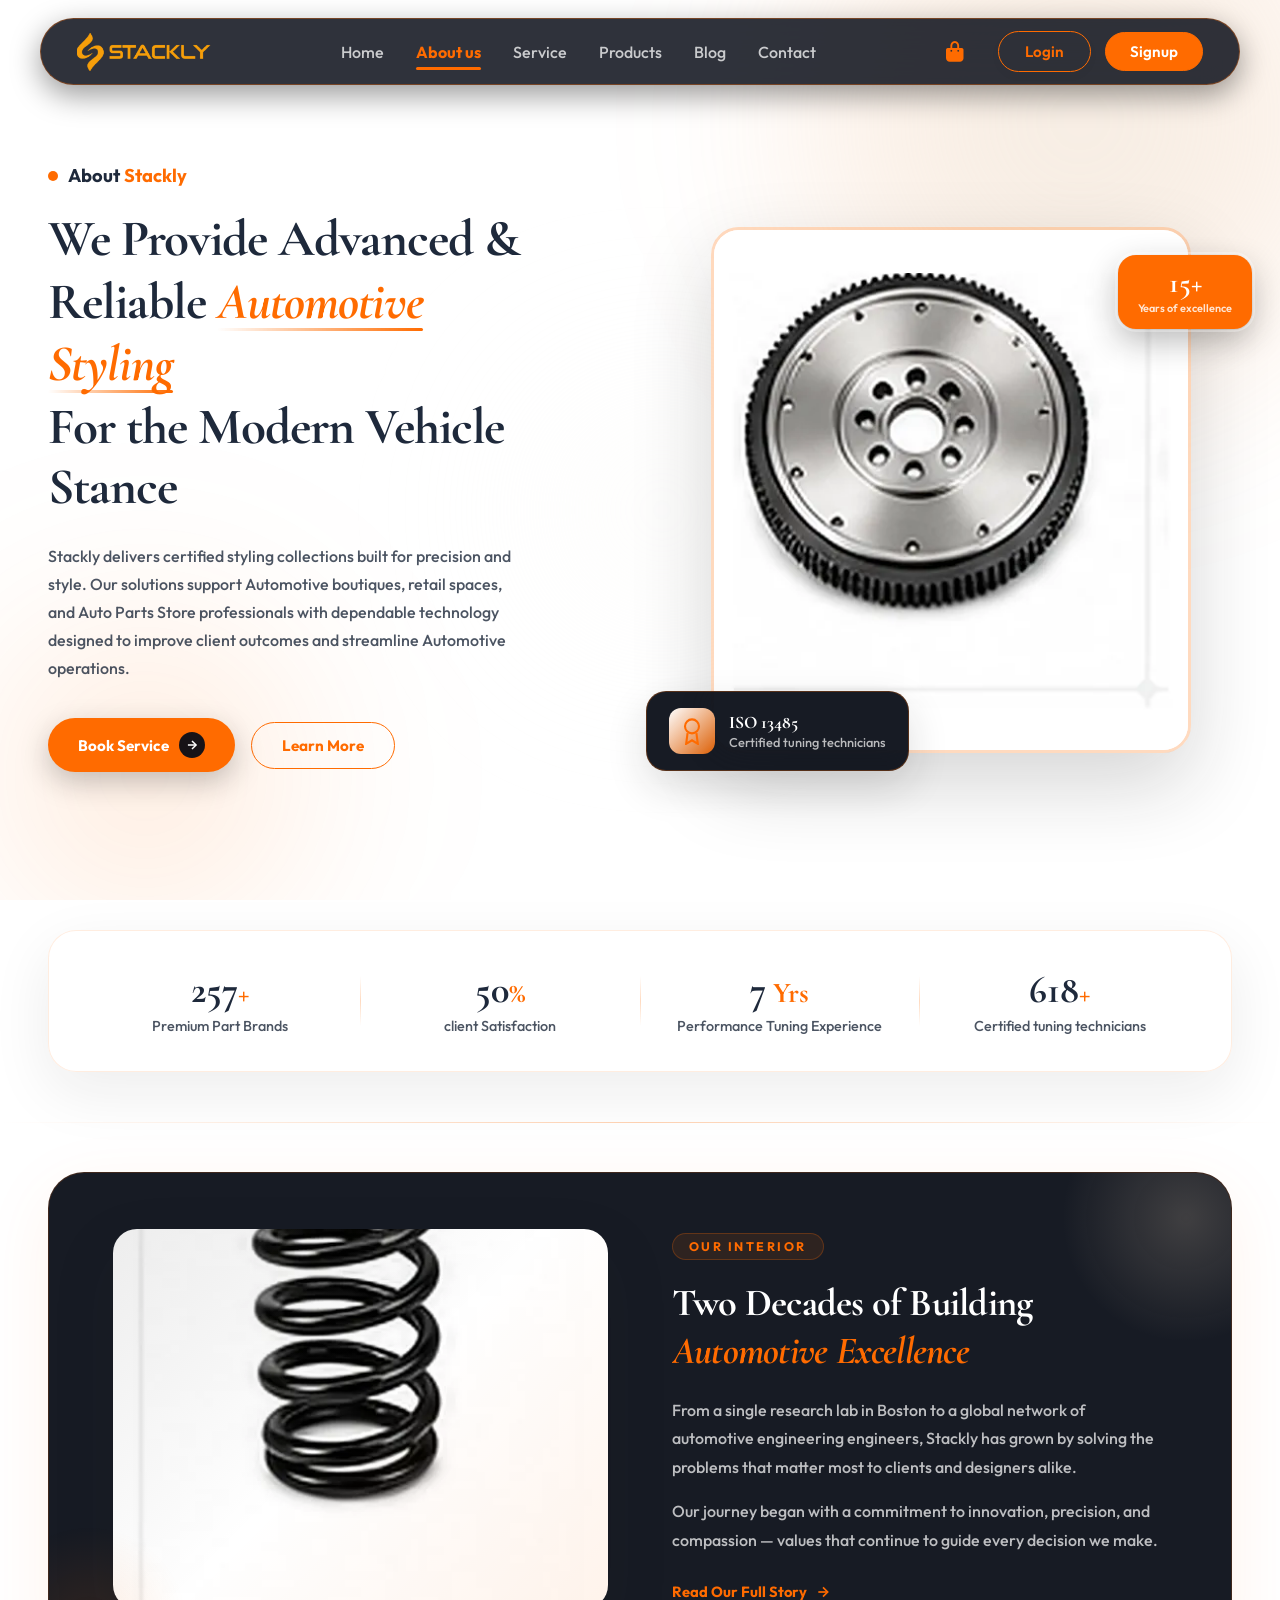
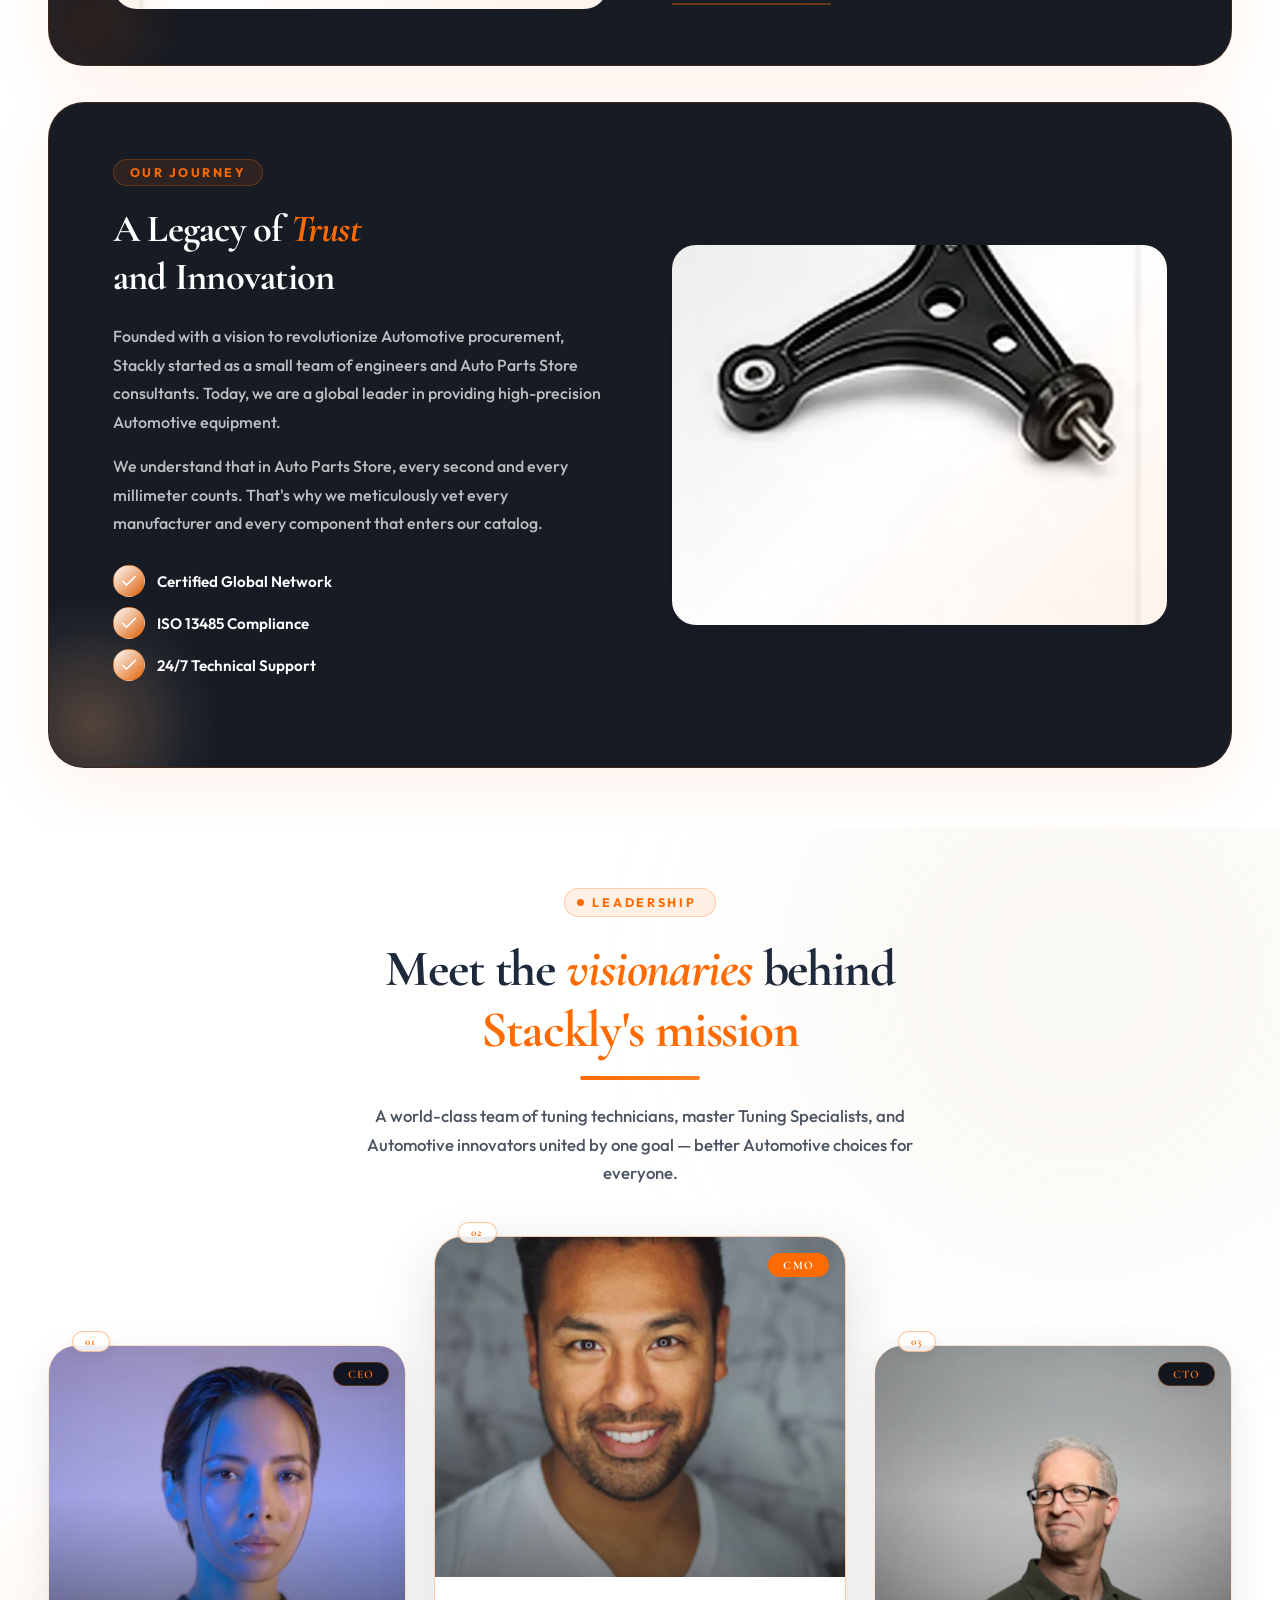
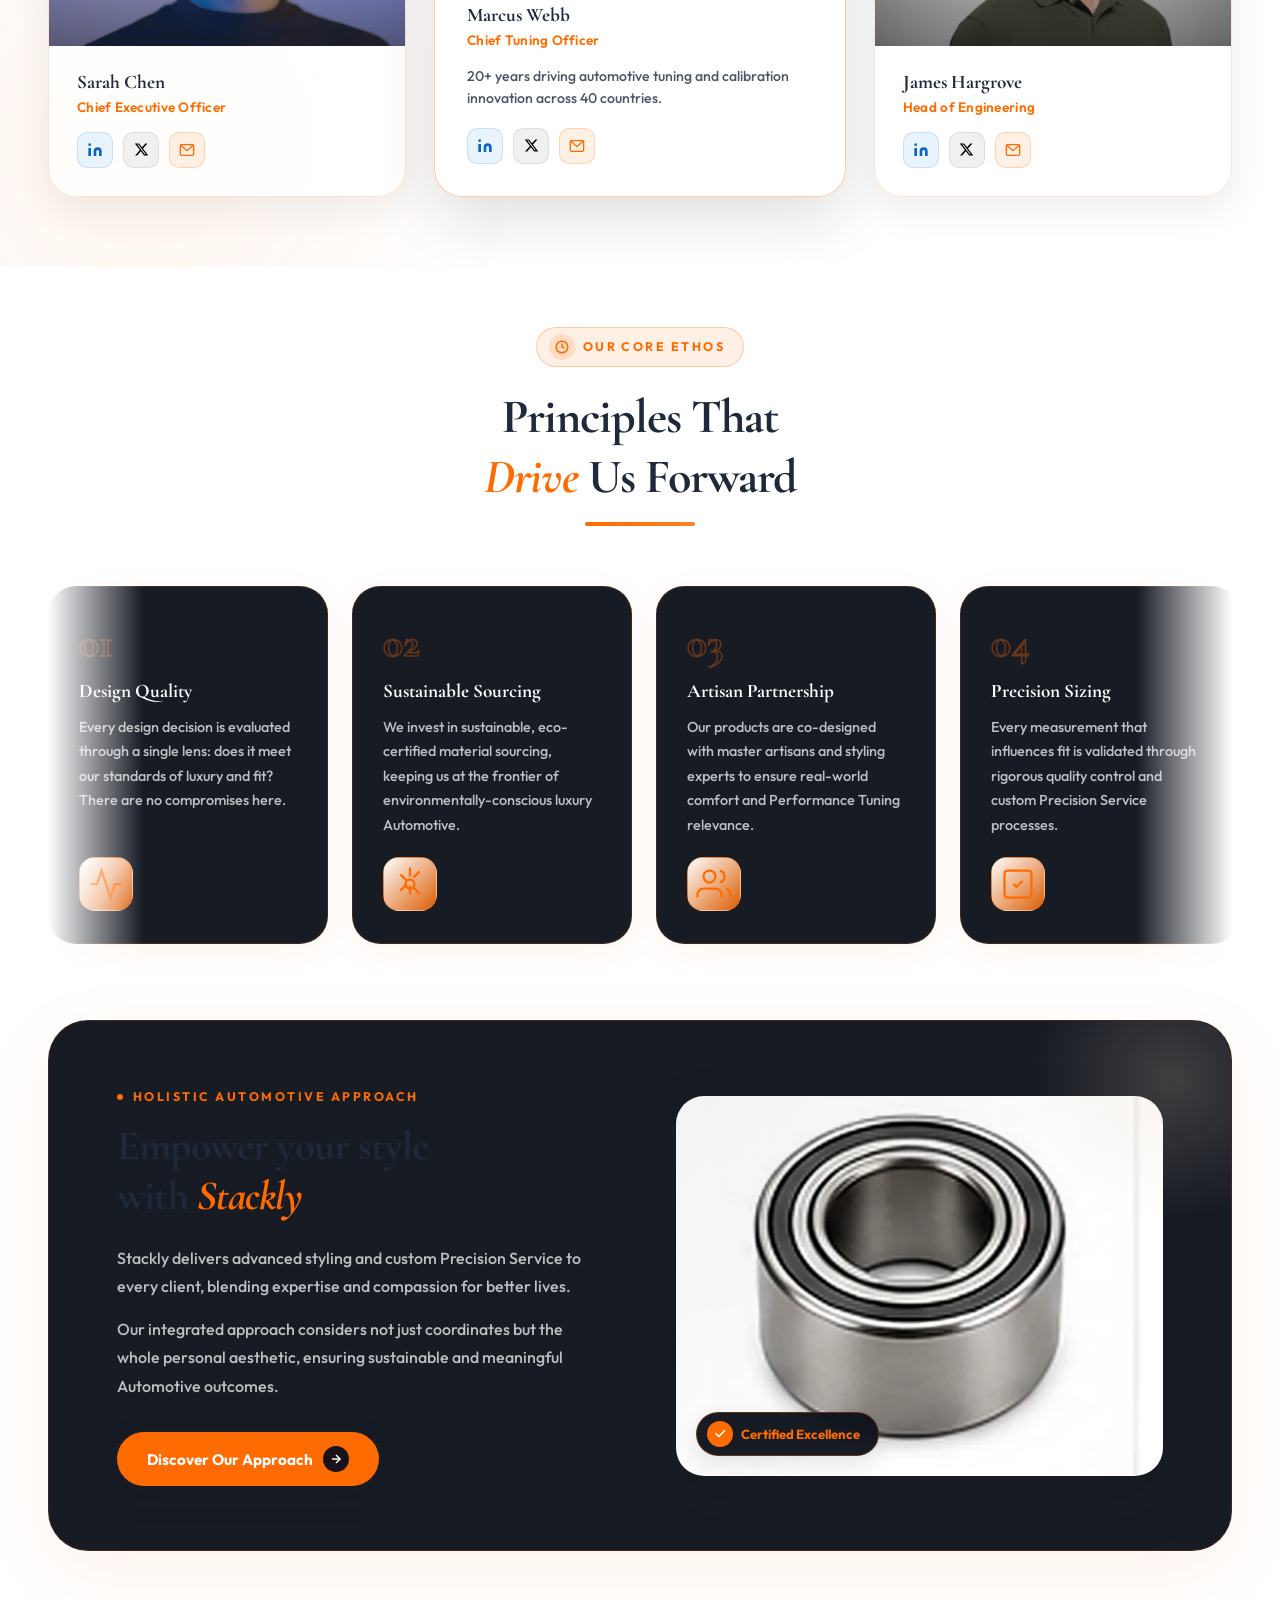
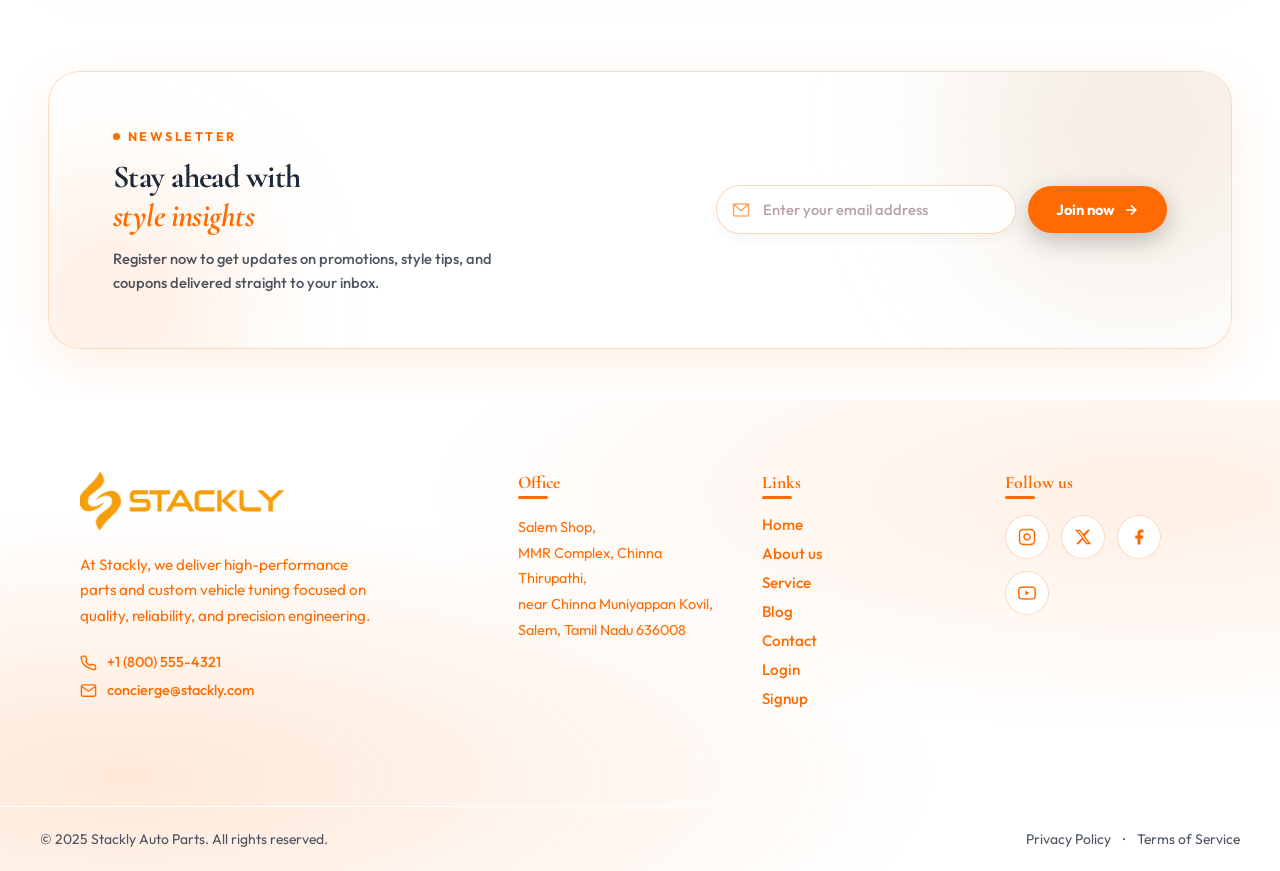
<file: about.html>
﻿<!DOCTYPE html>
<html lang="en">
<head>
    <meta charset="UTF-8">
    <meta name="viewport" content="width=device-width, initial-scale=1.0">
    <title>About Us - STACKLY Auto Parts Store</title>
    <meta name="description" content="About Stackly — We provide advanced and reliable styling and custom Precision Service solutions for the modern Vehicle Stance.">
    <link rel="preconnect" href="https://fonts.googleapis.com">
    <link rel="preconnect" href="https://fonts.gstatic.com" crossorigin>
    <link href="https://fonts.googleapis.com/css2?family=Outfit:wght@300;400;500;600;700;800&family=Plus+Jakarta+Sans:wght@300;400;500;600;700;800&display=swap" rel="stylesheet">
    <link rel="stylesheet" href="https://cdnjs.cloudflare.com/ajax/libs/font-awesome/6.4.0/css/all.min.css">
    <link rel="stylesheet" href="css/style.css">
    <link rel="stylesheet" href="css/about.css">
    <link rel="stylesheet" href="css/loading.css">
</head>
<body class="about-page">

    <!-- Scroll Progress Bar -->
    <div class="scroll-progress-container">
        <div class="scroll-progress-bar" id="page-scroll-indicator"></div>
    </div>

    <!-- ===== NAVBAR (identical to index.html) ===== -->
    <div class="site-wrapper">

        <header class="navbar-wrapper" id="about-navbar">
            <div class="navbar-pill" id="navbar-pill-element">
                <a href="index.html" class="navbar-brand"><img src="assets/home/stackly logo orange.webp" alt="STACKLY Logo" class="brand-logo-img"></a>
                                <nav class="navbar-links" id="main-nav-links">
                    <a href="index.html" class="nav-item " id="nav-item-home">Home</a>
                    <a href="about.html" class="nav-item active" id="nav-item-about">About us</a>
                    <a href="service.html" class="nav-item " id="nav-item-services">Service</a>
                    <a href="products.html" class="nav-item " id="nav-item-products">Products</a>
                    <a href="blog.html" class="nav-item " id="nav-item-blog">Blog</a>
                    <a href="contact.html" class="nav-item " id="nav-item-contact">Contact</a>
                    <!-- Mobile Nav Actions -->
                    <div class="mobile-nav-actions">
                        <a href="cart.html" class="btn-mobile-cart" style="color: var(--primary-dark); font-weight: 600; margin-bottom: 10px; display: block; text-decoration: none;"><i class="fa-solid fa-bag-shopping"></i> Cart</a>
                        <a href="login.html" class="btn-login">Login</a>
                        <a href="signup.html" class="btn-signup">Signup</a>
                    </div>
                </nav>
                                <div class="navbar-actions">
                    <a href="cart.html" class="btn-cart-nav" id="btn-navbar-cart" aria-label="View Cart" style="position: relative; margin-right: 20px; color: var(--primary-dark); font-size: 1.25rem; display: inline-flex; align-items: center; text-decoration: none; transition: var(--transition-quick);">
                        <i class="fa-solid fa-bag-shopping"></i>
                        <span class="cart-badge" id="nav-cart-count" style="position: absolute; top: -8px; right: -10px; background-color: var(--primary); color: white; border-radius: 50%; width: 16px; height: 16px; display: none; align-items: center; justify-content: center; font-size: 0.65rem; font-weight: 700;">0</span>
                    </a>
                    <a href="login.html"  class="btn-login"  id="btn-navbar-login">Login</a>
                    <a href="signup.html" class="btn-signup" id="btn-navbar-signup">Signup</a>
                    <button class="menu-hamburger" id="nav-menu-hamburger"
                            aria-label="Toggle Navigation Menu" aria-expanded="false">
                        <span class="bar"></span>
                        <span class="bar"></span>
                        <span class="bar"></span>
                    </button>
                </div>
            </div>
        </header>

        <!-- ===== ABOUT HERO SECTION ===== -->
        <section class="about-hero" id="about-hero">

            <!-- Soft background gradient blobs -->
            <div class="about-hero-bg" aria-hidden="true">
                <div class="ah-blob ah-blob-1"></div>
                <div class="ah-blob ah-blob-2"></div>
                <div class="ah-blob ah-blob-3"></div>
            </div>

            <div class="about-hero-inner">

                <!-- LEFT: Text content -->
                <div class="about-hero-left">

                    <!-- Tagline -->
                    <div class="ah-tagline" id="ah-tagline">
                        <span class="ah-tagline-dot"></span>
                        <span>About <span class="ah-tagline-brand">Stackly</span></span>
                    </div>

                    <!-- Main heading — each line animates in separately -->
                    <h1 class="ah-heading" id="ah-heading">
                        <span class="ah-line ah-line-1">We Provide Advanced &amp;</span>
                        <span class="ah-line ah-line-2">Reliable <em class="ah-accent">Automotive</em></span>
                        <span class="ah-line ah-line-3"><em class="ah-accent">Styling</em></span>
                        <span class="ah-line ah-line-4">For the Modern Vehicle Stance</span>
                    </h1>

                    <!-- Description -->
                    <p class="ah-desc" id="ah-desc">
                        Stackly delivers certified styling collections built for precision and
                        style. Our solutions support Automotive boutiques, retail spaces, and Auto Parts Store
                        professionals with dependable technology designed to improve
                        client outcomes and streamline Automotive operations.
                    </p>

                    <!-- CTA buttons -->
                    <div class="ah-btns" id="ah-btns">
                        <a href="404.html" class="ah-btn-primary">
                            Book Service
                            <span class="ah-btn-icon">
                                <svg width="14" height="14" viewBox="0 0 24 24" fill="none" stroke="currentColor" stroke-width="2.5"><line x1="5" y1="12" x2="19" y2="12"/><polyline points="12 5 19 12 12 19"/></svg>
                            </span>
                        </a>
                        <a href="404.html" class="ah-btn-outline">Learn More</a>
                    </div>

                </div>

                <!-- RIGHT: Hero image + floating badge -->
                <div class="about-hero-right" id="ah-right">

                    <!-- Main image -->
                    <div class="ah-img-wrap">
                        <img
                            src="assets/parts/img_15.webp"
                            alt="Stackly designer in styling studio"
                            class="ah-main-img"
                            id="ah-main-img"
                        >
                        <!-- subtle desert sun ring overlay on hover -->
                        <div class="ah-img-ring" aria-hidden="true"></div>
                    </div>

                    <!-- Floating ISO badge (bottom-left of image) -->
                    <div class="ah-badge" id="ah-badge">
                        <span class="ah-badge-icon">
                            <svg width="28" height="28" viewBox="0 0 24 24" fill="none" stroke="currentColor" stroke-width="1.8">
                                <circle cx="12" cy="8" r="6"/>
                                <polyline points="8.21 13.89 7 23 12 20 17 23 15.79 13.88"/>
                            </svg>
                        </span>
                        <div>
                            <p class="ah-badge-title">ISO 13485</p>
                            <p class="ah-badge-sub">Certified tuning technicians</p>
                        </div>
                    </div>

                    <!-- Floating stat chip (top-left of image) -->
                    <div class="ah-stat-chip" id="ah-stat-chip">
                        <span class="ah-stat-num">15+</span>
                        <span class="ah-stat-label">Years of excellence</span>
                    </div>

                </div>

            </div>
        </section>

        <!-- ===== STATS BAR ===== -->
        <section class="about-stats-bar" id="about-stats-bar">
            <div class="about-stats-inner">
                <div class="about-stat-item">
                    <span class="about-stat-num" data-target="500">0</span><span class="about-stat-suf">+</span>
                    <p>Premium Part Brands</p>
                </div>
                <div class="about-stat-divider"></div>
                <div class="about-stat-item">
                    <span class="about-stat-num" data-target="98">0</span><span class="about-stat-suf">%</span>
                    <p>client Satisfaction</p>
                </div>
                <div class="about-stat-divider"></div>
                <div class="about-stat-item">
                    <span class="about-stat-num" data-target="15">0</span><span class="about-stat-suf"> Yrs</span>
                    <p>Performance Tuning Experience</p>
                </div>
                <div class="about-stat-divider"></div>
                <div class="about-stat-item">
                    <span class="about-stat-num" data-target="1200">0</span><span class="about-stat-suf">+</span>
                    <p>Certified tuning technicians</p>
                </div>
            </div>
        </section>

        <!-- ===== OUR STORY & JOURNEY SECTION ===== -->
        <section class="story-journey-section" id="story-journey-trigger">

            <!-- OUR STORY Card (image left, text right) -->
            <div class="sj-card story-card reveal-scroll-up">
                <div class="sj-card-inner">
                    <div class="sj-img-col">
                        <div class="sj-img-frame" data-tilt>
                            <img src="assets/parts/img_42.webp" alt="tuning technician consulting client" class="sj-img">
                            <div class="sj-img-overlay"></div>
                        </div>
                    </div>
                    <div class="sj-text-col">
                        <span class="sj-eyebrow">Our Interior</span>
                        <h2 class="sj-heading">
                            <span class="sj-heading-line">Two Decades of Building</span>
                            <span class="sj-heading-line"><em class="sj-accent">Automotive Excellence</em></span>
                        </h2>
                        <p class="sj-desc">
                            From a single research lab in Boston to a global network of automotive engineering
                            engineers, Stackly has grown by solving the problems that matter most
                            to clients and designers alike.
                        </p>
                        <p class="sj-desc">
                            Our journey began with a commitment to innovation, precision, and
                            compassion — values that continue to guide every decision we make.
                        </p>
                        <a href="404.html" class="sj-link">
                            Read Our Full Story
                            <svg width="16" height="16" viewBox="0 0 24 24" fill="none" stroke="currentColor" stroke-width="2.5"><line x1="5" y1="12" x2="19" y2="12"/><polyline points="12 5 19 12 12 19"/></svg>
                        </a>
                    </div>
                </div>
            </div>

            <!-- OUR JOURNEY Card (text left, image right) -->
            <div class="sj-card journey-card reveal-scroll-up">
                <div class="sj-card-inner">
                    <div class="sj-text-col">
                        <span class="sj-eyebrow">Our Journey</span>
                        <h2 class="sj-heading">
                            <span class="sj-heading-line">A Legacy of <em class="sj-accent">Trust</em></span>
                            <span class="sj-heading-line">and Innovation</span>
                        </h2>
                        <p class="sj-desc">
                            Founded with a vision to revolutionize Automotive procurement, Stackly
                            started as a small team of engineers and Auto Parts Store consultants.
                            Today, we are a global leader in providing high-precision Automotive equipment.
                        </p>
                        <p class="sj-desc">
                            We understand that in Auto Parts Store, every second and every millimeter counts.
                            That's why we meticulously vet every manufacturer and every component
                            that enters our catalog.
                        </p>
                        <div class="sj-features">
                            <div class="sj-feature-item">
                                <span class="sj-feature-icon">
                                    <svg width="20" height="20" viewBox="0 0 24 24" fill="none" stroke="currentColor" stroke-width="2"><polyline points="20 6 9 17 4 12"/></svg>
                                </span>
                                <span>Certified Global Network</span>
                            </div>
                            <div class="sj-feature-item">
                                <span class="sj-feature-icon">
                                    <svg width="20" height="20" viewBox="0 0 24 24" fill="none" stroke="currentColor" stroke-width="2"><polyline points="20 6 9 17 4 12"/></svg>
                                </span>
                                <span>ISO 13485 Compliance</span>
                            </div>
                            <div class="sj-feature-item">
                                <span class="sj-feature-icon">
                                    <svg width="20" height="20" viewBox="0 0 24 24" fill="none" stroke="currentColor" stroke-width="2"><polyline points="20 6 9 17 4 12"/></svg>
                                </span>
                                <span>24/7 Technical Support</span>
                            </div>
                        </div>
                    </div>
                    <div class="sj-img-col">
                        <div class="sj-img-frame" data-tilt>
                            <img src="assets/parts/img_43.webp" alt="Automotive team collaboration" class="sj-img">
                            <div class="sj-img-overlay"></div>
                        </div>
                    </div>
                </div>
            </div>

        </section>

        <!-- ===== LEADERSHIP SECTION ===== -->
        <section class="leadership-section" id="leadership-trigger">

            <!-- Background decoration -->
            <div class="ls-bg-decoration" aria-hidden="true">
                <div class="ls-bg-circle ls-bg-circle-1"></div>
                <div class="ls-bg-circle ls-bg-circle-2"></div>
            </div>

            <div class="ls-inner">

                <!-- Section Header -->
                <div class="ls-header reveal-scroll-up">
                    <span class="ls-eyebrow">
                        <span class="ls-eyebrow-dot"></span>
                        Leadership
                    </span>
                    <h2 class="ls-heading">
                        Meet the <em class="ls-heading-accent">visionaries</em> behind<br>
                        <span class="ls-heading-sub">Stackly's mission</span>
                    </h2>
                    <div class="ls-heading-bar"></div>
                    <p class="ls-subtext">
                        A world-class team of tuning technicians, master Tuning Specialists, and Automotive innovators
                        united by one goal — better Automotive choices for everyone.
                    </p>
                </div>

                <!-- Cards Grid -->
                <div class="ls-cards-grid">

                    <!-- Card 1 -->
                    <div class="ls-card reveal-scroll-up" style="--ls-delay:0.1s">
                        <div class="ls-card-inner">
                            <!-- Front face -->
                            <div class="ls-card-front">
                                <div class="ls-card-img-wrap">
                                    <img src="assets/about/sarah_chen.webp"
                                         alt="Sarah Chen" class="ls-card-img">
                                    <div class="ls-card-img-overlay"></div>
                                    <div class="ls-card-img-badge">CEO</div>
                                </div>
                                <div class="ls-card-body">
                                    <h3 class="ls-card-name">Sarah Chen</h3>
                                    <p class="ls-card-role">Chief Executive Officer</p>
                                    <div class="ls-card-socials">
                                        <a href="404.html" class="ls-social-btn ls-social-linkedin" aria-label="LinkedIn">
                                            <svg width="16" height="16" viewBox="0 0 24 24" fill="currentColor"><path d="M16 8a6 6 0 0 1 6 6v7h-4v-7a2 2 0 0 0-2-2 2 2 0 0 0-2 2v7h-4v-7a6 6 0 0 1 6-6z"/><rect x="2" y="9" width="4" height="12"/><circle cx="4" cy="4" r="2"/></svg>
                                        </a>
                                        <a href="404.html" class="ls-social-btn ls-social-x" aria-label="X / Twitter">
                                            <svg width="15" height="15" viewBox="0 0 24 24" fill="currentColor"><path d="M18.244 2.25h3.308l-7.227 8.26 8.502 11.24H16.17l-5.214-6.817L4.99 21.75H1.68l7.73-8.835L1.254 2.25H8.08l4.713 6.231zm-1.161 17.52h1.833L7.084 4.126H5.117z"/></svg>
                                        </a>
                                        <a href="404.html" class="ls-social-btn ls-social-mail" aria-label="Email">
                                            <svg width="16" height="16" viewBox="0 0 24 24" fill="none" stroke="currentColor" stroke-width="2"><rect x="2" y="4" width="20" height="16" rx="2"/><polyline points="2,4 12,13 22,4"/></svg>
                                        </a>
                                    </div>
                                </div>
                                <!-- Hover glow -->
                                <div class="ls-card-glow" aria-hidden="true"></div>
                            </div>
                        </div>
                        <!-- Floating number tag -->
                        <div class="ls-card-number">01</div>
                    </div>

                    <!-- Card 2 — featured / center (larger) -->
                    <div class="ls-card ls-card-featured reveal-scroll-up" style="--ls-delay:0.25s">
                        <div class="ls-card-inner">
                            <div class="ls-card-front">
                                <div class="ls-card-img-wrap">
                                    <img src="assets/about/marcus_webb.webp"
                                         alt="Marcus Webb" class="ls-card-img">
                                    <div class="ls-card-img-overlay"></div>
                                    <div class="ls-card-img-badge ls-badge-featured">CMO</div>
                                </div>
                                <div class="ls-card-body">
                                    <h3 class="ls-card-name">Marcus Webb</h3>
                                    <p class="ls-card-role">Chief Tuning Officer</p>
                                    <p class="ls-card-bio">
                                        20+ years driving automotive tuning and calibration innovation across 40 countries.
                                    </p>
                                    <div class="ls-card-socials">
                                        <a href="404.html" class="ls-social-btn ls-social-linkedin" aria-label="LinkedIn">
                                            <svg width="16" height="16" viewBox="0 0 24 24" fill="currentColor"><path d="M16 8a6 6 0 0 1 6 6v7h-4v-7a2 2 0 0 0-2-2 2 2 0 0 0-2 2v7h-4v-7a6 6 0 0 1 6-6zM2 9h4v12H2z"/><circle cx="4" cy="4" r="2"/></svg>
                                        </a>
                                        <a href="404.html" class="ls-social-btn ls-social-x" aria-label="X / Twitter">
                                            <svg width="15" height="15" viewBox="0 0 24 24" fill="currentColor"><path d="M18.244 2.25h3.308l-7.227 8.26 8.502 11.24H16.17l-5.214-6.817L4.99 21.75H1.68l7.73-8.835L1.254 2.25H8.08l4.713 6.231zm-1.161 17.52h1.833L7.084 4.126H5.117z"/></svg>
                                        </a>
                                        <a href="404.html" class="ls-social-btn ls-social-mail" aria-label="Email">
                                            <svg width="16" height="16" viewBox="0 0 24 24" fill="none" stroke="currentColor" stroke-width="2"><rect x="2" y="4" width="20" height="16" rx="2"/><polyline points="2,4 12,13 22,4"/></svg>
                                        </a>
                                    </div>
                                </div>
                                <div class="ls-card-glow" aria-hidden="true"></div>
                            </div>
                        </div>
                        <div class="ls-card-number">02</div>
                    </div>

                    <!-- Card 3 -->
                    <div class="ls-card reveal-scroll-up" style="--ls-delay:0.4s">
                        <div class="ls-card-inner">
                            <div class="ls-card-front">
                                <div class="ls-card-img-wrap">
                                    <img src="assets/about/james_hargrove.webp"
                                         alt="James Hargrove" class="ls-card-img">
                                    <div class="ls-card-img-overlay"></div>
                                    <div class="ls-card-img-badge">CTO</div>
                                </div>
                                <div class="ls-card-body">
                                    <h3 class="ls-card-name">James Hargrove</h3>
                                    <p class="ls-card-role">Head of Engineering</p>
                                    <div class="ls-card-socials">
                                        <a href="404.html" class="ls-social-btn ls-social-linkedin" aria-label="LinkedIn">
                                            <svg width="16" height="16" viewBox="0 0 24 24" fill="currentColor"><path d="M16 8a6 6 0 0 1 6 6v7h-4v-7a2 2 0 0 0-2-2 2 2 0 0 0-2 2v7h-4v-7a6 6 0 0 1 6-6zM2 9h4v12H2z"/><circle cx="4" cy="4" r="2"/></svg>
                                        </a>
                                        <a href="404.html" class="ls-social-btn ls-social-x" aria-label="X / Twitter">
                                            <svg width="15" height="15" viewBox="0 0 24 24" fill="currentColor"><path d="M18.244 2.25h3.308l-7.227 8.26 8.502 11.24H16.17l-5.214-6.817L4.99 21.75H1.68l7.73-8.835L1.254 2.25H8.08l4.713 6.231zm-1.161 17.52h1.833L7.084 4.126H5.117z"/></svg>
                                        </a>
                                        <a href="404.html" class="ls-social-btn ls-social-mail" aria-label="Email">
                                            <svg width="16" height="16" viewBox="0 0 24 24" fill="none" stroke="currentColor" stroke-width="2"><rect x="2" y="4" width="20" height="16" rx="2"/><polyline points="2,4 12,13 22,4"/></svg>
                                        </a>
                                    </div>
                                </div>
                                <div class="ls-card-glow" aria-hidden="true"></div>
                            </div>
                        </div>
                        <div class="ls-card-number">03</div>
                    </div>

                </div><!-- end .ls-cards-grid -->

            </div><!-- end .ls-inner -->
        </section>

        

    </div><!-- end .site-wrapper -->

    

        <!-- ===== CORE VALUES & HOLISTIC CARE SECTION ===== -->
        <section class="values-holistic-section" id="values-holistic-trigger">

            <div class="vh-inner">

                <!-- PART 1: Core Values Header + Scrolling Cards -->
                <div class="vh-values-block" id="vh-values-block">

                    <!-- Header -->
                    <div class="vh-values-header reveal-scroll-up">
                        <span class="vh-eyebrow">
                            <span class="vh-eyebrow-icon">
                                <svg width="14" height="14" viewBox="0 0 24 24" fill="none" stroke="currentColor" stroke-width="2.5"><circle cx="12" cy="12" r="10"/><polyline points="12 6 12 12 16 14"/></svg>
                            </span>
                            Our Core Ethos
                        </span>
                        <h2 class="vh-heading">
                            <span class="vh-heading-line">Principles That</span>
                            <span class="vh-heading-line"><em class="vh-accent">Drive</em> Us Forward</span>
                        </h2>
                        <div class="vh-heading-underline"></div>
                    </div>

                    <!-- Horizontally scrolling value cards -->
                    <div class="vh-values-track-wrapper" id="vh-track-wrapper">
                        <div class="vh-values-track" id="vh-values-track">

                            <!-- Card 1 -->
                            <div class="vh-value-card">
                                <span class="vh-card-number">01</span>
                                <h3 class="vh-card-title">Design Quality</h3>
                                <p class="vh-card-desc">
                                    Every design decision is evaluated through a single lens: does it meet our standards of luxury and fit? There are no compromises here.
                                </p>
                                <div class="vh-card-icon">
                                    <svg width="36" height="36" viewBox="0 0 24 24" fill="none" stroke="currentColor" stroke-width="1.5"><path d="M22 12h-4l-3 9L9 3l-3 9H2"/></svg>
                                </div>
                            </div>

                            <!-- Card 2 -->
                            <div class="vh-value-card">
                                <span class="vh-card-number">02</span>
                                <h3 class="vh-card-title">Sustainable Sourcing</h3>
                                <p class="vh-card-desc">
                                    We invest in sustainable, eco-certified material sourcing, keeping us at the frontier of environmentally-conscious luxury Automotive.
                                </p>
                                <div class="vh-card-icon">
                                    <svg width="36" height="36" viewBox="0 0 24 24" fill="none" stroke="currentColor" stroke-width="1.5"><circle cx="12" cy="12" r="3"/><path d="M12 1v6m0 6v6M5.6 5.6l4.2 4.2m4.4 4.4l4.2 4.2m0-14.8l-4.2 4.2m-4.4 4.4l-4.2 4.2"/></svg>
                                </div>
                            </div>

                            <!-- Card 3 -->
                            <div class="vh-value-card">
                                <span class="vh-card-number">03</span>
                                <h3 class="vh-card-title">Artisan Partnership</h3>
                                <p class="vh-card-desc">
                                    Our products are co-designed with master artisans and styling experts to ensure real-world comfort and Performance Tuning relevance.
                                </p>
                                <div class="vh-card-icon">
                                    <svg width="36" height="36" viewBox="0 0 24 24" fill="none" stroke="currentColor" stroke-width="1.5"><path d="M17 21v-2a4 4 0 0 0-4-4H5a4 4 0 0 0-4 4v2"/><circle cx="9" cy="7" r="4"/><path d="M23 21v-2a4 4 0 0 0-3-3.87m-4-12a4 4 0 0 1 0 7.75"/></svg>
                                </div>
                            </div>

                            <!-- Card 4 -->
                            <div class="vh-value-card">
                                <span class="vh-card-number">04</span>
                                <h3 class="vh-card-title">Precision Sizing</h3>
                                <p class="vh-card-desc">
                                    Every measurement that influences fit is validated through rigorous quality control and custom Precision Service processes.
                                </p>
                                <div class="vh-card-icon">
                                    <svg width="36" height="36" viewBox="0 0 24 24" fill="none" stroke="currentColor" stroke-width="1.5"><rect x="3" y="3" width="18" height="18" rx="2"/><path d="M9 12l2 2 4-4"/></svg>
                                </div>
                            </div>

                            <!-- Card 5 -->
                            <div class="vh-value-card">
                                <span class="vh-card-number">05</span>
                                <h3 class="vh-card-title">Engineering Excellence</h3>
                                <p class="vh-card-desc">
                                    Engineering excellence shouldn't be out of reach. We work to make premium quality performance parts accessible with transparent value pricing.
                                </p>
                                <div class="vh-card-icon">
                                    <svg width="36" height="36" viewBox="0 0 24 24" fill="none" stroke="currentColor" stroke-width="1.5"><circle cx="12" cy="12" r="10"/><line x1="2" y1="12" x2="22" y2="12"/><path d="M12 2a15.3 15.3 0 0 1 4 10 15.3 15.3 0 0 1-4 10 15.3 15.3 0 0 1-4-10 15.3 15.3 0 0 1 4-10z"/></svg>
                                </div>
                            </div>

                        </div>
                    </div>

                </div>

                <!-- PART 2: Holistic Care (text left, image right) -->
                <div class="vh-holistic-block reveal-scroll-up" id="vh-holistic-block">
                    <div class="vh-holistic-inner">

                        <!-- Text column -->
                        <div class="vh-holistic-text">
                            <span class="vh-hol-eyebrow">Holistic Automotive Approach</span>
                            <h2 class="vh-hol-heading">
                                Empower your style<br>
                                with <em class="vh-hol-accent">Stackly</em>
                            </h2>
                            <p class="vh-hol-desc">
                                Stackly delivers advanced styling and custom Precision Service to every client,
                                blending expertise and compassion for better lives.
                            </p>
                            <p class="vh-hol-desc">
                                Our integrated approach considers not just coordinates but the whole personal aesthetic,
                                ensuring sustainable and meaningful Automotive outcomes.
                            </p>
                            <a href="404.html" class="vh-hol-btn">
                                Discover Our Approach
                                <span class="vh-hol-btn-icon">
                                    <svg width="14" height="14" viewBox="0 0 24 24" fill="none" stroke="currentColor" stroke-width="2.5"><line x1="5" y1="12" x2="19" y2="12"/><polyline points="12 5 19 12 12 19"/></svg>
                                </span>
                            </a>
                        </div>

                        <!-- Image column with rounded frame -->
                        <div class="vh-holistic-img">
                            <div class="vh-holistic-img-frame">
                                <img src="assets/parts/img_10.webp"
                                     alt="designer consulting client"
                                     class="vh-holistic-img-inner">
                                <div class="vh-holistic-img-overlay"></div>
                                <!-- Floating badge -->
                                <div class="vh-img-badge">
                                    <span class="vh-badge-icon"><i class="fa-solid fa-check"></i></span>
                                    <span>Certified Excellence</span>
                                </div>
                            </div>
                        </div>

                    </div>
                </div>

            </div><!-- end .vh-inner -->
        </section>

    </div><!-- end .site-wrapper -->

    <!-- ===== NEWSLETTER SECTION ===== -->
    <section class="about-newsletter-section" id="about-newsletter">
        <div class="anl-inner reveal-scroll-up">

            <!-- Decorative blobs -->
            <div class="anl-blob anl-blob-1" aria-hidden="true"></div>
            <div class="anl-blob anl-blob-2" aria-hidden="true"></div>

            <!-- Left: text -->
            <div class="anl-text">
                <span class="anl-eyebrow">
                    <span class="anl-eyebrow-dot"></span>
                    Newsletter
                </span>
                <h2 class="anl-heading">
                    Stay ahead with<br><em class="anl-accent">style insights</em>
                </h2>
                <p class="anl-desc">Register now to get updates on promotions, style tips, and coupons delivered straight to your inbox.</p>
            </div>

            <!-- Right: form -->
            <form class="anl-form" id="anl-form" action="404.html">
                <div class="anl-input-wrap">
                    <svg class="anl-input-icon" width="18" height="18" viewBox="0 0 24 24" fill="none" stroke="currentColor" stroke-width="2"><rect x="2" y="4" width="20" height="16" rx="2"/><polyline points="2,4 12,13 22,4"/></svg>
                    <input type="email" class="anl-input" placeholder="Enter your email address" required aria-label="Email address">
                </div>
                <button type="submit" class="anl-btn">
                    Join now
                    <svg width="16" height="16" viewBox="0 0 24 24" fill="none" stroke="currentColor" stroke-width="2.5"><line x1="5" y1="12" x2="19" y2="12"/><polyline points="12 5 19 12 12 19"/></svg>
                </button>
            </form>

            <!-- Success message (hidden until submit) -->
            <div class="anl-success" id="anl-success">
                <span class="anl-success-icon"><i class="fa-solid fa-check"></i></span>
                <span>You're subscribed! Welcome to Stackly.</span>
            </div>

        </div>
    </section>

    <!-- ===== FOOTER (identical to index.html) ===== -->
    <footer class="site-footer" id="site-footer">
        <div class="footer-bg-anim"></div>
        <div class="footer-inner">

            <!-- Col 1: Brand -->
            <div class="footer-col footer-brand-col">
                <a href="index.html" class="footer-logo-link"><img src="assets/home/stackly logo orange.webp" alt="STACKLY Logo" class="footer-logo"></a>
                <p class="footer-tagline">At Stackly, we deliver high-performance parts and custom vehicle tuning focused on quality, reliability, and precision engineering.</p>
                <div class="footer-contact-details">
                    <a href="tel:+18005551234" class="footer-contact-item">
                        <svg viewBox="0 0 24 24" fill="none" stroke="currentColor" stroke-width="2"><path d="M22 16.92v3a2 2 0 0 1-2.18 2 19.79 19.79 0 0 1-8.63-3.07A19.5 19.5 0 0 1 4.69 14a19.79 19.79 0 0 1-3.07-8.67A2 2 0 0 1 3.62 3h3a2 2 0 0 1 2 1.72c.127.96.361 1.903.7 2.81a2 2 0 0 1-.45 2.11L7.91 10.09a16 16 0 0 0 6 6l.91-.91a2 2 0 0 1 2.11-.45c.907.339 1.85.573 2.81.7A2 2 0 0 1 22 17.92z"/></svg>
                        +1 (800) 555-4321
                    </a>
                    <a href="mailto:concierge@stackly.com" class="footer-contact-item">
                        <svg viewBox="0 0 24 24" fill="none" stroke="currentColor" stroke-width="2"><path d="M4 4h16c1.1 0 2 .9 2 2v12c0 1.1-.9 2-2 2H4c-1.1 0-2-.9-2-2V6c0-1.1.9-2 2-2z"/><polyline points="22,6 12,13 2,6"/></svg>
                        concierge@stackly.com
                    </a>
                </div>
            </div>

            <!-- Col 2: Office -->
                        <div class="footer-col footer-office-col">
                <h4 class="footer-col-title">Office</h4>
                <address class="footer-address">
                    Salem Shop,<br>
                    MMR Complex, Chinna Thirupathi,<br>
                    near Chinna Muniyappan Kovil,<br>
                    Salem, Tamil Nadu 636008
                </address>
                 <!-- Embedded Google Map -->
                <div class="footer-map" style="margin-top: 12px; border-radius: 8px; overflow: hidden; height: 100px; border: 1px solid rgba(255,255,255,0.1);">
                    <iframe src="https://maps.google.com/maps?q=MMR%20Complex,%20Chinna%20Thirupathi,%20near%20Chinna%20Muniyappan%20Kovil,%20Salem,%20Tamil%20Nadu%20636008&t=&z=14&ie=UTF8&iwloc=&output=embed" width="100%" height="100%" style="border:0;" allowfullscreen="" loading="lazy"></iframe>
                </div>
            </div>

            <!-- Col 3: Links -->
            <div class="footer-col footer-links-col">
                <h4 class="footer-col-title">Links</h4>
                <nav class="footer-nav">
                    <a href="index.html" class="footer-nav-link">Home</a>
                    <a href="about.html" class="footer-nav-link">About us</a>
                    <a href="service.html" class="footer-nav-link">Service</a>
                    <a href="blog.html" class="footer-nav-link">Blog</a>
                    <a href="contact.html" class="footer-nav-link">Contact</a>
                    <a href="login.html" class="footer-nav-link">Login</a>
                    <a href="signup.html" class="footer-nav-link">Signup</a>
                </nav>
            </div>

            <!-- Col 4: Follow Us -->
            <div class="footer-col footer-social-col">
                <h4 class="footer-col-title">Follow us</h4>
                <div class="footer-social-icons">
                    <a href="404.html" class="footer-social-btn" aria-label="Instagram">
                        <svg viewBox="0 0 24 24" fill="none" stroke="currentColor" stroke-width="2"><rect x="2" y="2" width="20" height="20" rx="5" ry="5"/><path d="M16 11.37A4 4 0 1 1 12.63 8 4 4 0 0 1 16 11.37z"/><line x1="17.5" y1="6.5" x2="17.51" y2="6.5"/></svg>
                    </a>
                    <a href="404.html" class="footer-social-btn" aria-label="X (Twitter)">
                        <svg viewBox="0 0 24 24" fill="currentColor"><path d="M18.244 2.25h3.308l-7.227 8.26 8.502 11.24H16.17l-4.714-6.231-5.401 6.231H2.748l7.73-8.835L1.254 2.25H8.08l4.253 5.622zm-1.161 17.52h1.833L7.084 4.126H5.117z"/></svg>
                    </a>
                    <a href="404.html" class="footer-social-btn" aria-label="Facebook">
                        <svg viewBox="0 0 24 24" fill="currentColor"><path d="M18 2h-3a5 5 0 0 0-5 5v3H7v4h3v8h4v-8h3l1-4h-4V7a1 1 0 0 1 1-1h3z"/></svg>
                    </a>
                    <a href="404.html" class="footer-social-btn" aria-label="YouTube">
                        <svg viewBox="0 0 24 24" fill="none" stroke="currentColor" stroke-width="2"><path d="M22.54 6.42a2.78 2.78 0 0 0-1.95-1.95C18.88 4 12 4 12 4s-6.88 0-8.59.46a2.78 2.78 0 0 0-1.95 1.96C1 8.12 1 12 1 12s0 3.88.46 5.58a2.78 2.78 0 0 0 1.95 1.95C5.12 20 12 20 12 20s6.88 0 8.59-.47a2.78 2.78 0 0 0 1.95-1.95C23 15.88 23 12 23 12s0-3.88-.46-5.58z"/><polygon fill="currentColor" stroke="none" points="9.75 15.02 15.5 12 9.75 8.98 9.75 15.02"/></svg>
                    </a>
                </div>
            </div>

        </div>

        <div class="footer-bottom">
            <p class="footer-copy">&copy; 2025 Stackly Auto Parts. All rights reserved.</p>
            <div class="footer-bottom-links">
                <a href="404.html">Privacy Policy</a>
                <span>·</span>
                <a href="404.html">Terms of Service</a>
            </div>
        </div>
    </footer>

    <script src="js/loading.js"></script>   <script src="js/about.js"></script>
    <script src="js/cart-helper.js"></script>
</file>
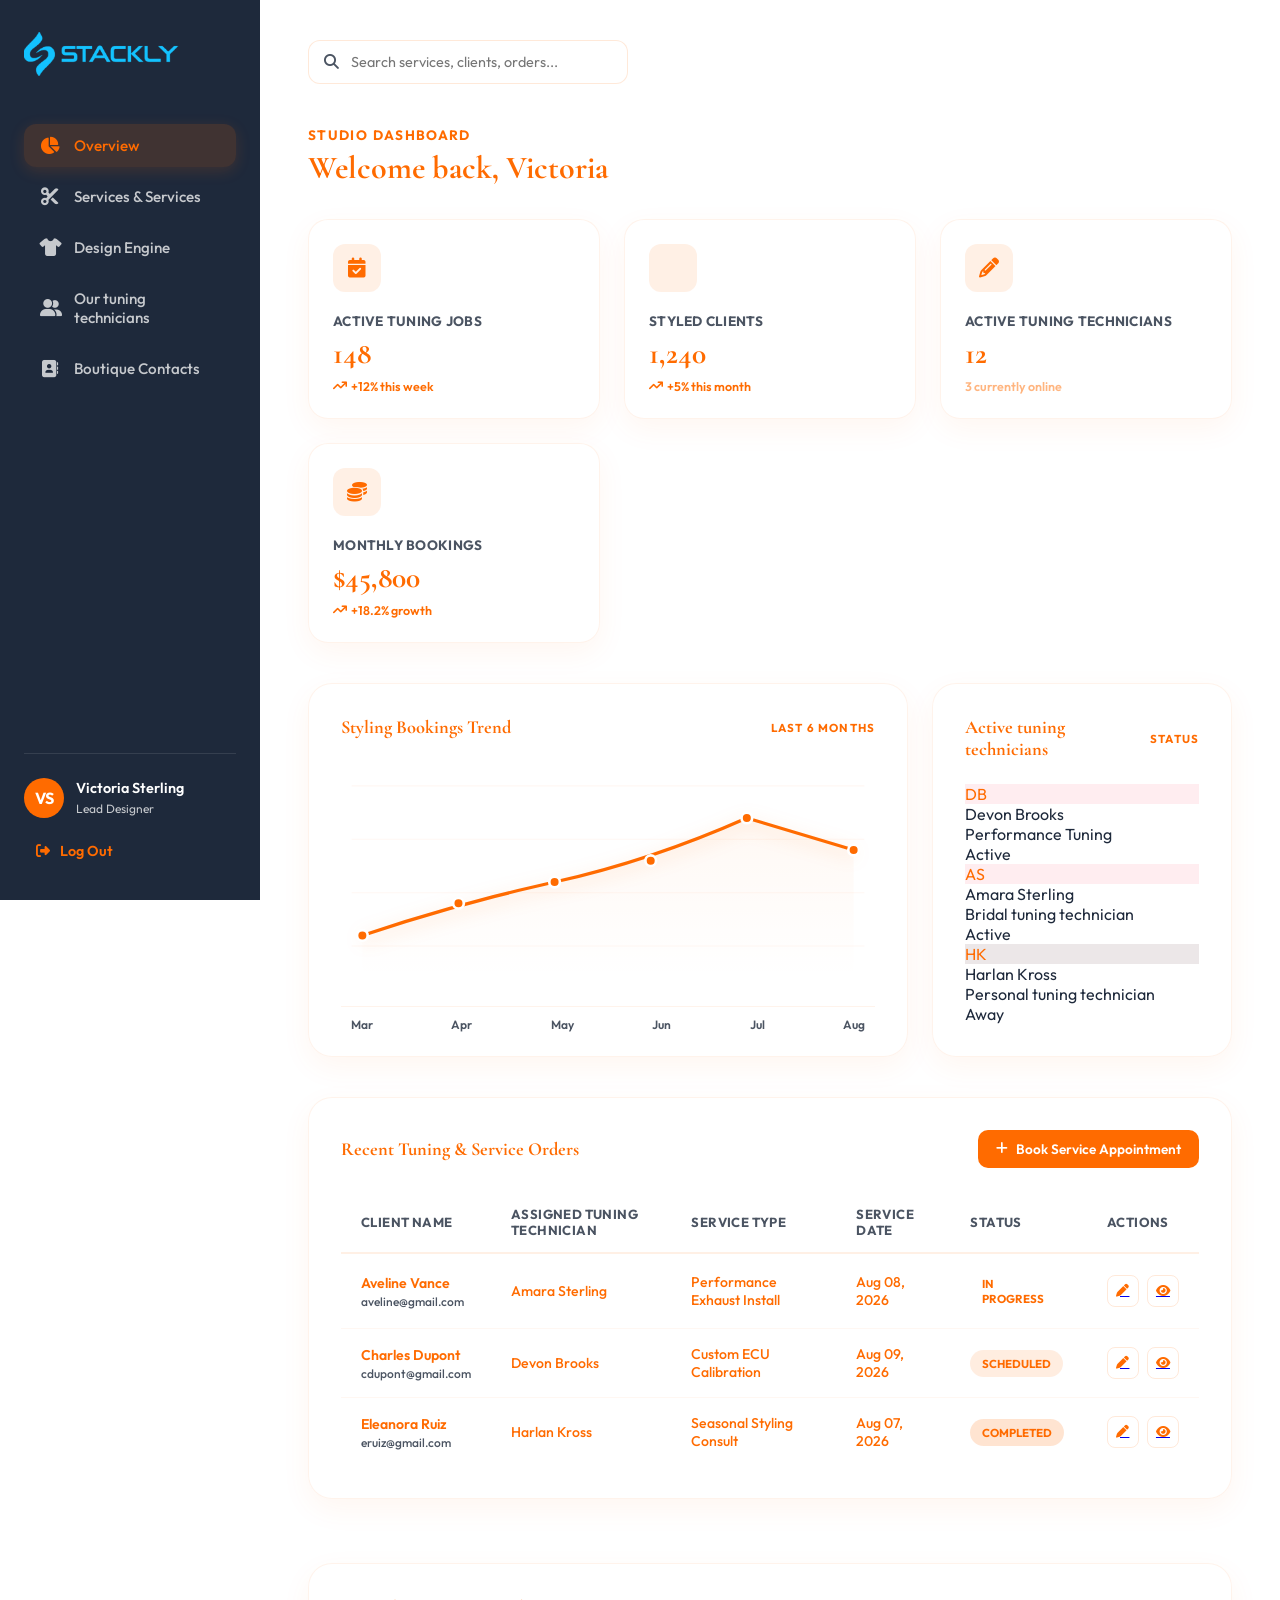
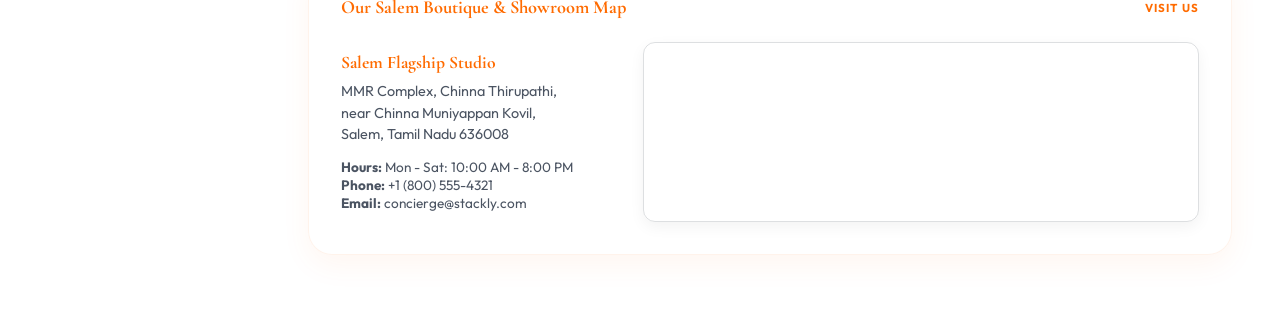
<file: admindashboard.html>
﻿<!DOCTYPE html>
<html lang="en">
<head>
    <meta charset="UTF-8">
    <meta name="viewport" content="width=device-width, initial-scale=1.0">
    <title>Admin Dashboard - STACKLY Auto Parts</title>
    <meta name="description" content="Manage appointments, services, parts, and customization details on the STACKLY Auto Parts dashboard.">
    <!-- Google Fonts: Plus Jakarta Sans & Outfit -->
    <link rel="preconnect" href="https://fonts.googleapis.com">
    <link rel="preconnect" href="https://fonts.gstatic.com" crossorigin>
    <link href="https://fonts.googleapis.com/css2?family=Outfit:wght@300;400;500;600;700;800&family=Plus+Jakarta+Sans:wght@300;400;500;600;700;800&display=swap" rel="stylesheet">
    <!-- Font Awesome Icons -->
    <link rel="stylesheet" href="https://cdnjs.cloudflare.com/ajax/libs/font-awesome/6.4.0/css/all.min.css">
    <!-- Style Sheets -->
    <link rel="stylesheet" href="css/style.css">
    <link rel="stylesheet" href="css/dashboard.css">
</head>
<body class="dashboard-body">

    <div class="dashboard-wrapper">
        
        <!-- ===== SIDEBAR NAVIGATION ===== -->
        <aside class="dashboard-sidebar" id="sidebar-drawer">
            <a href="index.html" class="db-sidebar-brand">
                <img src="assets/home/stackly logo orange.webp" alt="STACKLY Logo" class="db-brand-logo">
                
            </a>
            
            <ul class="db-sidebar-menu">
                <li class="db-menu-item active">
                    <a href="#">
                        <i class="fa-solid fa-chart-pie"></i>
                        <span>Overview</span>
                    </a>
                </li>
                <li class="db-menu-item">
                    <a href="404.html">
                        <i class="fa-solid fa-scissors"></i>
                        <span>Services & Services</span>
                    </a>
                </li>
                <li class="db-menu-item">
                    <a href="404.html">
                        <i class="fa-solid fa-shirt"></i>
                        <span>Design Engine</span>
                    </a>
                </li>
                <li class="db-menu-item">
                    <a href="404.html">
                        <i class="fa-solid fa-user-group"></i>
                        <span>Our tuning technicians</span>
                    </a>
                </li>
                <li class="db-menu-item">
                    <a href="404.html">
                        <i class="fa-solid fa-address-book"></i>
                        <span>Boutique Contacts</span>
                    </a>
                </li>
            </ul>
            
            <div class="db-sidebar-footer">
                <div class="db-user-profile">
                    <div class="db-avatar" id="admin-avatar">VS</div>
                    <div class="db-user-info">
                        <p id="admin-name-display">Victoria Sterling</p>
                        <span>Lead Designer</span>
                    </div>
                </div>
                <a href="index.html" class="btn-db-logout" id="btn-logout-action">
                    <i class="fa-solid fa-right-from-bracket"></i>
                    <span>Log Out</span>
                </a>
            </div>
        </aside>

        <!-- ===== MAIN CONTENT AREA ===== -->
        <main class="dashboard-main">
            
            <!-- Top Navigation & Utility Bar -->
            <header class="db-header">
                <div class="db-menu-toggle" id="sidebar-hamburger-btn">
                    <i class="fa-solid fa-bars"></i>
                </div>
                
                <div class="db-header-search">
                    <i class="fa-solid fa-magnifying-glass db-search-icon"></i>
                    <input type="text" class="db-search-input" placeholder="Search services, clients, orders...">
                </div>
                
                <div class="db-header-actions">
                </div>
            </header>
            
            <!-- Greeting & Stats Summary -->
            <section class="db-welcome-section">
                <span class="db-eyebrow">Studio Dashboard</span>
                <h1 class="db-title" id="welcome-admin-title">Welcome back, Victoria</h1>
            </section>
            
            <!-- Metrics Cards Grid -->
            <section class="db-stats-grid">
                <!-- Card 1 -->
                <div class="db-stat-card">
                    <div class="db-stat-icon-wrapper">
                        <i class="fa-solid fa-calendar-check"></i>
                    </div>
                    <span class="db-stat-label">Active Tuning Jobs</span>
                    <div class="db-stat-value">148</div>
                    <span class="db-stat-growth positive">
                        <i class="fa-solid fa-arrow-trend-up"></i>
                        <span>+12% this week</span>
                    </span>
                </div>
                
                <!-- Card 2 -->
                <div class="db-stat-card">
                    <div class="db-stat-icon-wrapper">
                        <i class="fa-solid fa-people-check"></i>
                    </div>
                    <span class="db-stat-label">Styled Clients</span>
                    <div class="db-stat-value">1,240</div>
                    <span class="db-stat-growth positive">
                        <i class="fa-solid fa-arrow-trend-up"></i>
                        <span>+5% this month</span>
                    </span>
                </div>
                
                <!-- Card 3 -->
                <div class="db-stat-card">
                    <div class="db-stat-icon-wrapper">
                        <i class="fa-solid fa-pencil"></i>
                    </div>
                    <span class="db-stat-label">Active tuning technicians</span>
                    <div class="db-stat-value">12</div>
                    <span class="db-stat-growth neutral">
                        <span>3 currently online</span>
                    </span>
                </div>
                
                <!-- Card 4 -->
                <div class="db-stat-card">
                    <div class="db-stat-icon-wrapper">
                        <i class="fa-solid fa-coins"></i>
                    </div>
                    <span class="db-stat-label">Monthly Bookings</span>
                    <div class="db-stat-value">$45,800</div>
                    <span class="db-stat-growth positive">
                        <i class="fa-solid fa-arrow-trend-up"></i>
                        <span>+18.2% growth</span>
                    </span>
                </div>
            </section>
            
            <!-- Bento Box Data Analytics Section -->
            <section class="db-bento-grid">
                <!-- Left: Booking Analytics Line Chart -->
                <div class="db-bento-card">
                    <div class="db-bento-header">
                        <h2 class="db-bento-title">Styling Bookings Trend</h2>
                        <span class="db-eyebrow" style="font-size: 0.72rem;">Last 6 Months</span>
                    </div>
                    
                    <div class="chart-container">
                        <svg class="chart-svg" viewBox="0 0 500 220">
                            <defs>
                                <linearGradient id="chart-gradient" x1="0" y1="0" x2="0" y2="1">
                                    <stop offset="0%" stop-color="var(--primary)" stop-opacity="0.3"/>
                                    <stop offset="100%" stop-color="var(--primary)" stop-opacity="0"/>
                                </linearGradient>
                            </defs>
                            
                            <!-- Grid Lines -->
                            <line class="chart-grid-line" x1="10" y1="20" x2="490" y2="20" />
                            <line class="chart-grid-line" x1="10" y1="70" x2="490" y2="70" />
                            <line class="chart-grid-line" x1="10" y1="120" x2="490" y2="120" />
                            <line class="chart-grid-line" x1="10" y1="170" x2="490" y2="170" />
                            
                            <!-- Gradient Area under curve -->
                            <path class="chart-path-fill" d="M 20 160 Q 110 130 200 110 T 380 50 L 480 80 L 480 200 L 20 200 Z" />
                            
                            <!-- Main Trend Curve Line -->
                            <path class="chart-path-line" d="M 20 160 Q 110 130 200 110 T 380 50 L 480 80" />
                            
                            <!-- Data Points -->
                            <circle class="chart-point" cx="20" cy="160" r="5" />
                            <circle class="chart-point" cx="110" cy="130" r="5" />
                            <circle class="chart-point" cx="200" cy="110" r="5" />
                            <circle class="chart-point" cx="290" cy="90" r="5" />
                            <circle class="chart-point" cx="380" cy="50" r="5" />
                            <circle class="chart-point" cx="480" cy="80" r="5" />
                        </svg>
                        
                        <div class="chart-labels-x">
                            <span class="chart-label-x">Mar</span>
                            <span class="chart-label-x">Apr</span>
                            <span class="chart-label-x">May</span>
                            <span class="chart-label-x">Jun</span>
                            <span class="chart-label-x">Jul</span>
                            <span class="chart-label-x">Aug</span>
                        </div>
                    </div>
                </div>
                
                <!-- Right: Active tuning technician Roster -->
                <div class="db-bento-card">
                    <div class="db-bento-header">
                        <h2 class="db-bento-title">Active tuning technicians</h2>
                        <span class="db-eyebrow" style="font-size: 0.72rem;">Status</span>
                    </div>
                    
                    <div class="db-tuning technician-list">
                        <!-- tuning technician 1 -->
                        <div class="db-tuning technician-row">
                            <div class="db-tuning technician-meta">
                                <div class="db-tuning technician-avatar" style="background-color: rgba(255, 133, 152, 0.15); color: var(--primary);">DB</div>
                                <div class="db-tuning technician-name">
                                    <p>Devon Brooks</p>
                                    <span>Performance Tuning</span>
                                </div>
                            </div>
                            <span class="db-tuning technician-status active">Active</span>
                        </div>
                        
                        <!-- tuning technician 2 -->
                        <div class="db-tuning technician-row">
                            <div class="db-tuning technician-meta">
                                <div class="db-tuning technician-avatar" style="background-color: rgba(255, 133, 152, 0.15); color: var(--primary);">AS</div>
                                <div class="db-tuning technician-name">
                                    <p>Amara Sterling</p>
                                    <span>Bridal tuning technician</span>
                                </div>
                            </div>
                            <span class="db-tuning technician-status active">Active</span>
                        </div>
                        
                        <!-- tuning technician 3 -->
                        <div class="db-tuning technician-row">
                            <div class="db-tuning technician-meta">
                                <div class="db-tuning technician-avatar" style="background-color: rgba(74, 21, 33, 0.1); color: var(--primary-dark);">HK</div>
                                <div class="db-tuning technician-name">
                                    <p>Harlan Kross</p>
                                    <span>Personal tuning technician</span>
                                </div>
                            </div>
                            <span class="db-tuning technician-status away">Away</span>
                        </div>
                    </div>
                </div>
            </section>
            
            <!-- Table Section: Recent Services -->
            <section class="db-table-card">
                <div class="db-table-header">
                    <h2 class="db-table-title">Recent Tuning & Service Orders</h2>
                    <a href="404.html" style="text-decoration: none;">
                        <button class="btn-db-action-primary" id="btn-create-service-req">
                            <i class="fa-solid fa-plus"></i>
                            <span>Book Service Appointment</span>
                        </button>
                    </a>
                </div>
                
                <div class="db-table-responsive">
                    <table class="db-table">
                        <thead>
                            <tr>
                                <th>Client Name</th>
                                <th>Assigned tuning technician</th>
                                <th>Service Type</th>
                                <th>Service Date</th>
                                <th>Status</th>
                                <th>Actions</th>
                            </tr>
                        </thead>
                        <tbody>
                            <!-- Row 1 -->
                            <tr>
                                <td>
                                    <div class="db-client-meta">
                                        <span class="db-client-name">Aveline Vance</span>
                                        <span class="db-client-email">aveline@gmail.com</span>
                                    </div>
                                </td>
                                <td>Amara Sterling</td>
                                <td>Performance Exhaust Install</td>
                                <td>Aug 08, 2026</td>
                                <td><span class="db-status-badge service">In Progress</span></td>
                                <td>
                                    <div class="db-table-actions">
                                        <a href="404.html"><button class="btn-table-action" aria-label="Edit Client"><i class="fa-solid fa-pen"></i></button></a>
                                        <a href="404.html"><button class="btn-table-action" aria-label="View Details"><i class="fa-solid fa-eye"></i></button></a>
                                    </div>
                                </td>
                            </tr>
                            
                            <!-- Row 2 -->
                            <tr>
                                <td>
                                    <div class="db-client-meta">
                                        <span class="db-client-name">Charles Dupont</span>
                                        <span class="db-client-email">cdupont@gmail.com</span>
                                    </div>
                                </td>
                                <td>Devon Brooks</td>
                                <td>Custom ECU Calibration</td>
                                <td>Aug 09, 2026</td>
                                <td><span class="db-status-badge scheduled">Scheduled</span></td>
                                <td>
                                    <div class="db-table-actions">
                                        <a href="404.html"><button class="btn-table-action" aria-label="Edit Client"><i class="fa-solid fa-pen"></i></button></a>
                                        <a href="404.html"><button class="btn-table-action" aria-label="View Details"><i class="fa-solid fa-eye"></i></button></a>
                                    </div>
                                </td>
                            </tr>
                            
                            <!-- Row 3 -->
                            <tr>
                                <td>
                                    <div class="db-client-meta">
                                        <span class="db-client-name">Eleanora Ruiz</span>
                                        <span class="db-client-email">eruiz@gmail.com</span>
                                    </div>
                                </td>
                                <td>Harlan Kross</td>
                                <td>Seasonal Styling Consult</td>
                                <td>Aug 07, 2026</td>
                                <td><span class="db-status-badge completed">Completed</span></td>
                                <td>
                                    <div class="db-table-actions">
                                        <a href="404.html"><button class="btn-table-action" aria-label="Edit Client"><i class="fa-solid fa-pen"></i></button></a>
                                        <a href="404.html"><button class="btn-table-action" aria-label="View Details"><i class="fa-solid fa-eye"></i></button></a>
                                    </div>
                                </td>
                            </tr>
                        </tbody>
                    </table>
                </div>
            </section>

            <!-- ===== Salem Studio Location Section ===== -->
            <section class="db-bento-grid" style="margin-top: 24px;">
                <div class="db-bento-card" style="grid-column: span 2;">
                    <div class="db-bento-header">
                        <h2 class="db-bento-title">Our Salem Boutique & Showroom Map</h2>
                        <span class="db-eyebrow" style="font-size: 0.72rem;">Visit Us</span>
                    </div>
                    <div style="display: grid; grid-template-columns: 1fr 2fr; gap: 24px; margin-top: 16px; align-items: center;">
                        <div>
                            <h3 style="font-family: var(--font-heading); font-size: 1.1rem; color: var(--primary-dark); margin-bottom: 8px;">Salem Flagship Studio</h3>
                            <p style="font-family: var(--font-body); font-size: 0.9rem; color: var(--text-body); line-height: 1.5; margin-bottom: 12px;">
                                MMR Complex, Chinna Thirupathi,<br>
                                near Chinna Muniyappan Kovil,<br>
                                Salem, Tamil Nadu 636008
                            </p>
                            <p style="font-family: var(--font-body); font-size: 0.85rem; color: var(--text-body);">
                                <strong>Hours:</strong> Mon - Sat: 10:00 AM - 8:00 PM<br>
                                <strong>Phone:</strong> +1 (800) 555-4321<br>
                                <strong>Email:</strong> concierge@stackly.com
                            </p>
                        </div>
                        <div style="border-radius: 12px; overflow: hidden; height: 180px; border: 1.5px solid var(--glass-border); box-shadow: 0 5px 15px rgba(0,0,0,0.05);">
                            <iframe src="https://maps.google.com/maps?q=MMR%20Complex,%20Chinna%20Thirupathi,%20near%20Chinna%20Muniyappan%20Kovil,%20Salem,%20Tamil%20Nadu%20636008&t=&z=14&ie=UTF8&iwloc=&output=embed" width="100%" height="100%" style="border:0;" allowfullscreen="" loading="lazy"></iframe>
                        </div>
                    </div>
                </div>
            </section>

        </main>
        
    </div>

    <!-- JavaScript code for hamburger sidebar toggle and interactive charts -->
    <script>
        document.addEventListener("DOMContentLoaded", () => {
            const hamburgerBtn = document.getElementById("sidebar-hamburger-btn");
            const sidebar = document.getElementById("sidebar-drawer");
            const welcomeTitle = document.getElementById("welcome-admin-title");
            const btnLogout = document.getElementById("btn-logout-action");
            
            // Toggle sidebar active state on mobile
            if (hamburgerBtn && sidebar) {
                hamburgerBtn.addEventListener("click", (e) => {
                    sidebar.classList.toggle("active");
                    e.stopPropagation();
                });
                
                // Clicking outside the sidebar closes it on mobile
                document.addEventListener("click", (e) => {
                    if (sidebar.classList.contains("active") && !sidebar.contains(e.target) && e.target !== hamburgerBtn) {
                        sidebar.classList.remove("active");
                    }
                });
            }
            
            // Dynamic Name Loader from LocalStorage
            const storedEmail = localStorage.getItem('stacklyUserEmail');
            const adminNameDisplay = document.getElementById('admin-name-display');
            const adminAvatar = document.getElementById('admin-avatar');
            
            if (storedEmail) {
                const username = storedEmail.split('@')[0];
                const capitalizedName = username.charAt(0).toUpperCase() + username.slice(1);
                
                if (welcomeTitle) {
                    welcomeTitle.textContent = `Welcome back, ${capitalizedName}`;
                }
                if (adminNameDisplay) {
                    adminNameDisplay.textContent = capitalizedName;
                }
                if (adminAvatar) {
                    adminAvatar.textContent = capitalizedName.charAt(0).toUpperCase();
                }
            }
            
            // Simple greeting message animation
            if (welcomeTitle) {
                welcomeTitle.style.opacity = "0";
                welcomeTitle.style.transform = "translateY(15px)";
                welcomeTitle.style.transition = "opacity 0.6s ease, transform 0.6s ease";
                setTimeout(() => {
                    welcomeTitle.style.opacity = "1";
                    welcomeTitle.style.transform = "translateY(0)";
                }, 150);
            }
            
            // Log out handler
            if (btnLogout) {
                btnLogout.addEventListener("click", () => {
                    localStorage.removeItem('stacklyUserEmail');
                    localStorage.removeItem('stacklyUserRole');
                });
            }
        });
    </script>
</body>
</html>
</file>
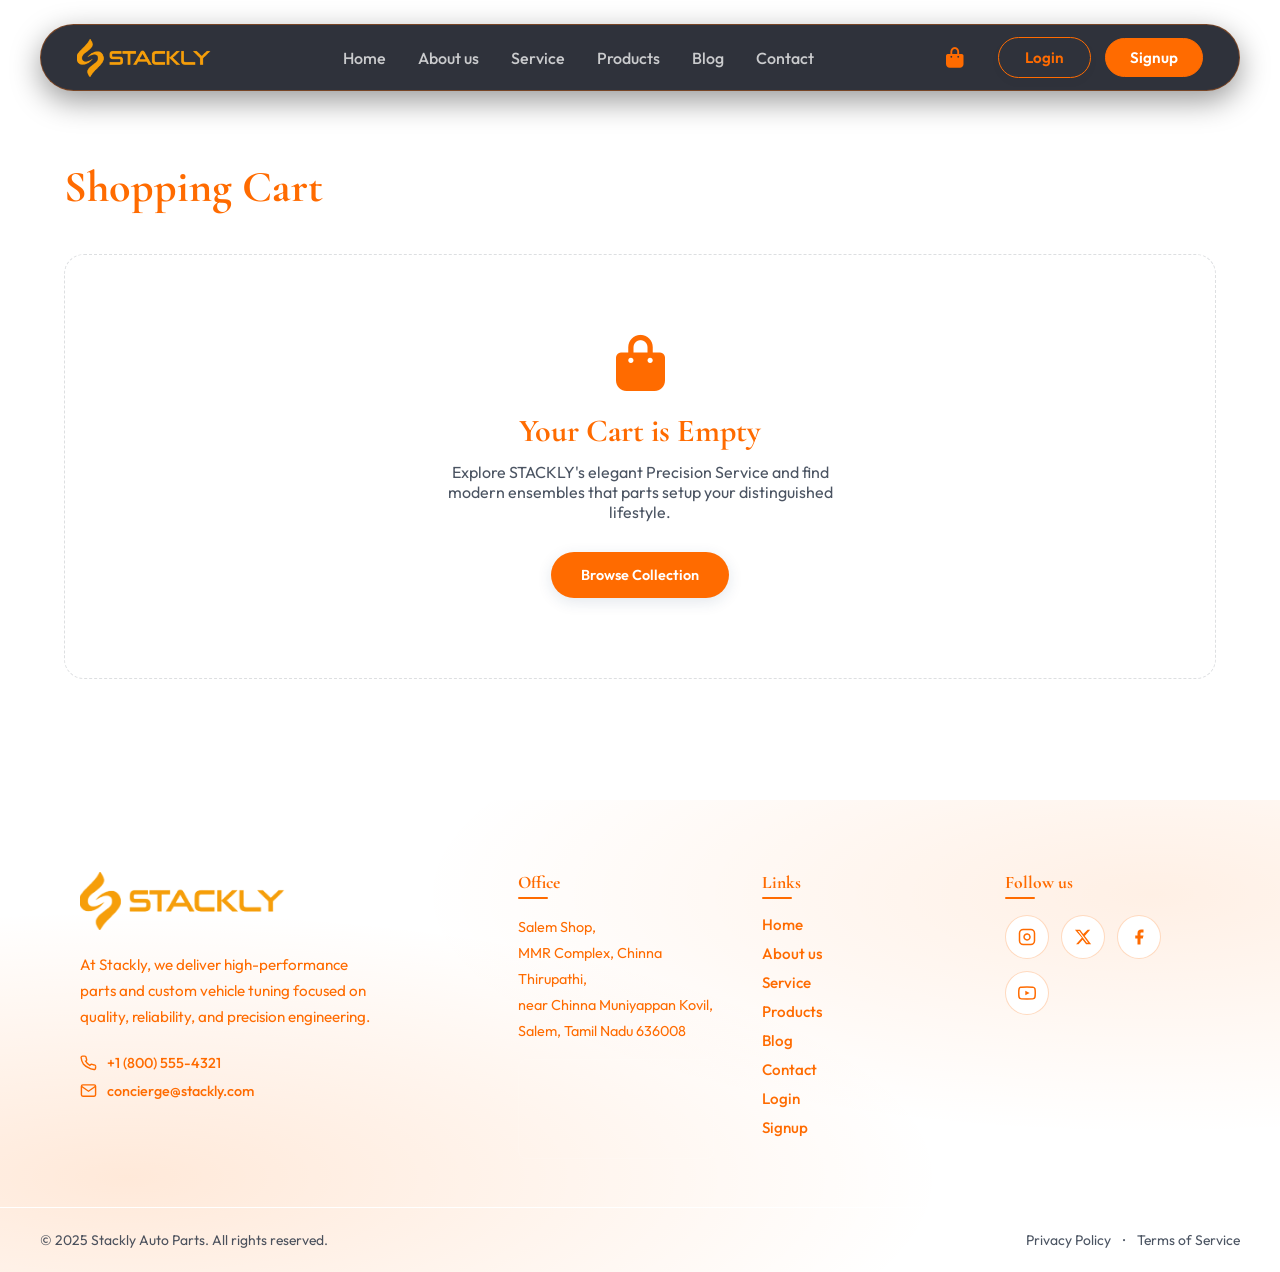
<file: cart.html>
﻿<!DOCTYPE html>
<html lang="en">
<head>
    <meta charset="UTF-8">
    <meta name="viewport" content="width=device-width, initial-scale=1.0">
    <title>Your Style Cart - STACKLY Auto Parts Store</title>
    <!-- Google Fonts: Plus Jakarta Sans & Outfit & Cormorant Garamond -->
    <link rel="preconnect" href="https://fonts.googleapis.com">
    <link rel="preconnect" href="https://fonts.gstatic.com" crossorigin>
    <link href="https://fonts.googleapis.com/css2?family=Cormorant+Garamond:ital,wght@0,300;0,400;0,500;0,600;0,700;1,400&family=Outfit:wght@300;400;500;600;700;800&family=Plus+Jakarta+Sans:wght@300;400;500;600;700;800&display=swap" rel="stylesheet">
    <link rel="stylesheet" href="https://cdnjs.cloudflare.com/ajax/libs/font-awesome/6.4.0/css/all.min.css">
    <link rel="stylesheet" href="css/style.css">
    <link rel="stylesheet" href="css/cart.css">
    <link rel="stylesheet" href="css/loading.css">
</head>
<body>

    <!-- Scroll Progress Indicator Bar -->
    <div class="scroll-progress-container">
        <div class="scroll-progress-bar" id="page-scroll-indicator"></div>
    </div>

    <!-- Main Outer Wrapper -->
    <div class="site-wrapper" id="page-wrapper-container">

        <!-- Floating Pill-Shaped Navbar Header -->
        <header class="navbar-wrapper reveal-fade" id="cart-navbar">
            <div class="navbar-pill" id="navbar-pill-element">
                <a href="index.html" class="navbar-brand"><img src="assets/home/stackly logo orange.webp" alt="STACKLY Logo" class="brand-logo-img"></a>
                
                <nav class="navbar-links" id="main-nav-links">
                    <a href="index.html" class="nav-item" id="nav-item-home">Home</a>
                    <a href="about.html" class="nav-item" id="nav-item-about">About us</a>
                    <a href="service.html" class="nav-item" id="nav-item-services">Service</a>
                    <a href="products.html" class="nav-item" id="nav-item-products">Products</a>
                    <a href="blog.html" class="nav-item" id="nav-item-blog">Blog</a>
                    <a href="contact.html" class="nav-item" id="nav-item-contact">Contact</a>
                    <!-- Mobile Nav Actions -->
                    <div class="mobile-nav-actions">
                        <a href="cart.html" class="btn-mobile-cart" style="color: var(--primary-dark); font-weight: 600; margin-bottom: 10px; display: block; text-decoration: none;"><i class="fa-solid fa-bag-shopping"></i> Cart</a>
                        <a href="login.html" class="btn-login">Login</a>
                        <a href="signup.html" class="btn-signup">Signup</a>
                    </div>
                </nav>

                <div class="navbar-actions">
                    <a href="cart.html" class="btn-cart-nav" id="btn-navbar-cart" aria-label="View Cart" style="position: relative; margin-right: 20px; color: var(--primary-dark); font-size: 1.25rem; display: inline-flex; align-items: center; text-decoration: none; transition: var(--transition-quick);">
                        <i class="fa-solid fa-bag-shopping"></i>
                        <span class="cart-badge" id="nav-cart-count" style="position: absolute; top: -8px; right: -10px; background-color: var(--primary); color: white; border-radius: 50%; width: 16px; height: 16px; display: none; align-items: center; justify-content: center; font-size: 0.65rem; font-weight: 700;">0</span>
                    </a>
                    <a href="login.html" class="btn-login" id="btn-navbar-login">Login</a>
                    <a href="signup.html" class="btn-signup" id="btn-navbar-signup">Signup</a>
                    
                    <button class="menu-hamburger" id="nav-menu-hamburger" aria-label="Toggle Navigation Menu" aria-expanded="false">
                        <span class="bar"></span>
                        <span class="bar"></span>
                        <span class="bar"></span>
                    </button>
                </div>
            </div>
        </header>

        <!-- Cart Main Content Area -->
        <main class="cart-section">
            <h1 class="cart-title reveal-fade">Shopping Cart</h1>

            <div class="cart-layout">
                <!-- Left: Items list -->
                <div class="cart-items-container reveal-fade" id="cart-items-list" style="animation-delay: 0.15s;">
                    <!-- Cart items will be loaded dynamically -->
                </div>

                <!-- Right: Summary Box -->
                <div class="cart-summary-card reveal-fade" id="cart-summary-box" style="animation-delay: 0.25s;">
                    <h3 class="summary-title">Summary</h3>
                    
                    <div class="summary-row">
                        <span>Subtotal</span>
                        <span id="summary-subtotal">$0.00</span>
                    </div>
                    <div class="summary-row">
                        <span>Shipping</span>
                        <span id="summary-shipping">$0.00</span>
                    </div>
                    <div class="summary-row">
                        <span>Estimated Tax (8%)</span>
                        <span id="summary-tax">$0.00</span>
                    </div>
                    
                    <div class="summary-row total-row">
                        <span>Order Total</span>
                        <span id="summary-total">$0.00</span>
                    </div>

                    <a href="checkout.html" class="btn-checkout" id="btn-cart-checkout">Proceed to Checkout</a>
                </div>

                <!-- Glassy Empty Cart state -->
                <div class="cart-empty-state" id="cart-empty-view">
                    <i class="fa-solid fa-bag-shopping cart-empty-icon"></i>
                    <h2 class="cart-empty-title">Your Cart is Empty</h2>
                    <p class="cart-empty-desc">Explore STACKLY's elegant Precision Service and find modern ensembles that parts setup your distinguished lifestyle.</p>
                    <a href="products.html" class="btn-shop-now">Browse Collection</a>
                </div>
            </div>
        </main>

        <!-- ===== FOOTER ===== -->
        <footer class="site-footer" id="site-footer">
            <div class="footer-bg-anim"></div>
            <div class="footer-inner">
                <div class="footer-col footer-brand-col">
                    <a href="index.html" class="footer-logo-link"><img src="assets/home/stackly logo orange.webp" alt="STACKLY Logo" class="footer-logo"></a>
                    <p class="footer-tagline">At Stackly, we deliver high-performance parts and custom vehicle tuning focused on quality, reliability, and precision engineering.</p>
                    <div class="footer-contact-details">
                        <a href="tel:+18005551234" class="footer-contact-item">
                            <svg viewBox="0 0 24 24" fill="none" stroke="currentColor" stroke-width="2"><path d="M22 16.92v3a2 2 0 0 1-2.18 2 19.79 19.79 0 0 1-8.63-3.07A19.5 19.5 0 0 1 4.69 14a19.79 19.79 0 0 1-3.07-8.67A2 2 0 0 1 3.62 3h3a2 2 0 0 1 2 1.72c.127.96.361 1.903.7 2.81a2 2 0 0 1-.45 2.11L7.91 10.09a16 16 0 0 0 6 6l.91-.91a2 2 0 0 1 2.11-.45c.907.339 1.85.573 2.81.7A2 2 0 0 1 22 17.92z"/></svg>
                            +1 (800) 555-4321
                        </a>
                        <a href="mailto:concierge@stackly.com" class="footer-contact-item">
                            <svg viewBox="0 0 24 24" fill="none" stroke="currentColor" stroke-width="2"><path d="M4 4h16c1.1 0 2 .9 2 2v12c0 1.1-.9 2-2 2H4c-1.1 0-2-.9-2-2V6c0-1.1.9-2 2-2z"/><polyline points="22,6 12,13 2,6"/></svg>
                            concierge@stackly.com
                        </a>
                    </div>
                </div>
                            <div class="footer-col footer-office-col">
                <h4 class="footer-col-title">Office</h4>
                <address class="footer-address">
                    Salem Shop,<br>
                    MMR Complex, Chinna Thirupathi,<br>
                    near Chinna Muniyappan Kovil,<br>
                    Salem, Tamil Nadu 636008
                </address>
               <!-- Embedded Google Map -->
                <div class="footer-map" style="margin-top: 12px; border-radius: 8px; overflow: hidden; height: 100px; border: 1px solid rgba(255,255,255,0.1);">
                    <iframe src="https://maps.google.com/maps?q=MMR%20Complex,%20Chinna%20Thirupathi,%20near%20Chinna%20Muniyappan%20Kovil,%20Salem,%20Tamil%20Nadu%20636008&t=&z=14&ie=UTF8&iwloc=&output=embed" width="100%" height="100%" style="border:0;" allowfullscreen="" loading="lazy"></iframe>
                </div>
            </div>
                <div class="footer-col footer-links-col">
                    <h4 class="footer-col-title">Links</h4>
                    <nav class="footer-nav">
                        <a href="index.html" class="footer-nav-link">Home</a>
                        <a href="about.html" class="footer-nav-link">About us</a>
                        <a href="service.html" class="footer-nav-link">Service</a>
                        <a href="products.html" class="footer-nav-link">Products</a>
                        <a href="blog.html" class="footer-nav-link">Blog</a>
                        <a href="contact.html" class="footer-nav-link">Contact</a>
                        <a href="login.html" class="footer-nav-link">Login</a>
                        <a href="signup.html" class="footer-nav-link">Signup</a>
                    </nav>
                </div>
                <div class="footer-col footer-social-col">
                    <h4 class="footer-col-title">Follow us</h4>
                    <div class="footer-social-icons">
                        <a href="404.html" class="footer-social-btn" aria-label="Instagram"><svg viewBox="0 0 24 24" fill="none" stroke="currentColor" stroke-width="2"><rect x="2" y="2" width="20" height="20" rx="5" ry="5"/><path d="M16 11.37A4 4 0 1 1 12.63 8 4 4 0 0 1 16 11.37z"/><line x1="17.5" y1="6.5" x2="17.51" y2="6.5"/></svg></a>
                        <a href="404.html" class="footer-social-btn" aria-label="X"><svg viewBox="0 0 24 24" fill="currentColor"><path d="M18.244 2.25h3.308l-7.227 8.26 8.502 11.24H16.17l-4.714-6.231-5.401 6.231H2.748l7.73-8.835L1.254 2.25H8.08l4.253 5.622zm-1.161 17.52h1.833L7.084 4.126H5.117z"/></svg></a>
                        <a href="404.html" class="footer-social-btn" aria-label="Facebook"><svg viewBox="0 0 24 24" fill="currentColor"><path d="M18 2h-3a5 5 0 0 0-5 5v3H7v4h3v8h4v-8h3l1-4h-4V7a1 1 0 0 1 1-1h3z"/></svg></a>
                        <a href="404.html" class="footer-social-btn" aria-label="YouTube"><svg viewBox="0 0 24 24" fill="none" stroke="currentColor" stroke-width="2"><path d="M22.54 6.42a2.78 2.78 0 0 0-1.95-1.95C18.88 4 12 4 12 4s-6.88 0-8.59.46a2.78 2.78 0 0 0-1.95 1.96C1 8.12 1 12 1 12s0 3.88.46 5.58a2.78 2.78 0 0 0 1.95 1.95C5.12 20 12 20 12 20s6.88 0 8.59-.47a2.78 2.78 0 0 0 1.95-1.95C23 15.88 23 12 23 12s0-3.88-.46-5.58z"/><polygon fill="currentColor" stroke="none" points="9.75 15.02 15.5 12 9.75 8.98 9.75 15.02"/></svg></a>
                    </div>
                </div>
            </div>
            <div class="footer-bottom">
                <p class="footer-copy">&copy; 2025 Stackly Auto Parts. All rights reserved.</p>
                <div class="footer-bottom-links">
                    <a href="404.html">Privacy Policy</a><span>·</span><a href="404.html">Terms of Service</a>
                </div>
            </div>
        </footer>

    </div><!-- end .site-wrapper -->

    <script src="js/cart-helper.js"></script>
    <script src="js/cart.js"></script>
    <script src="js/loading.js"></script>
</body>
</html>
</file>
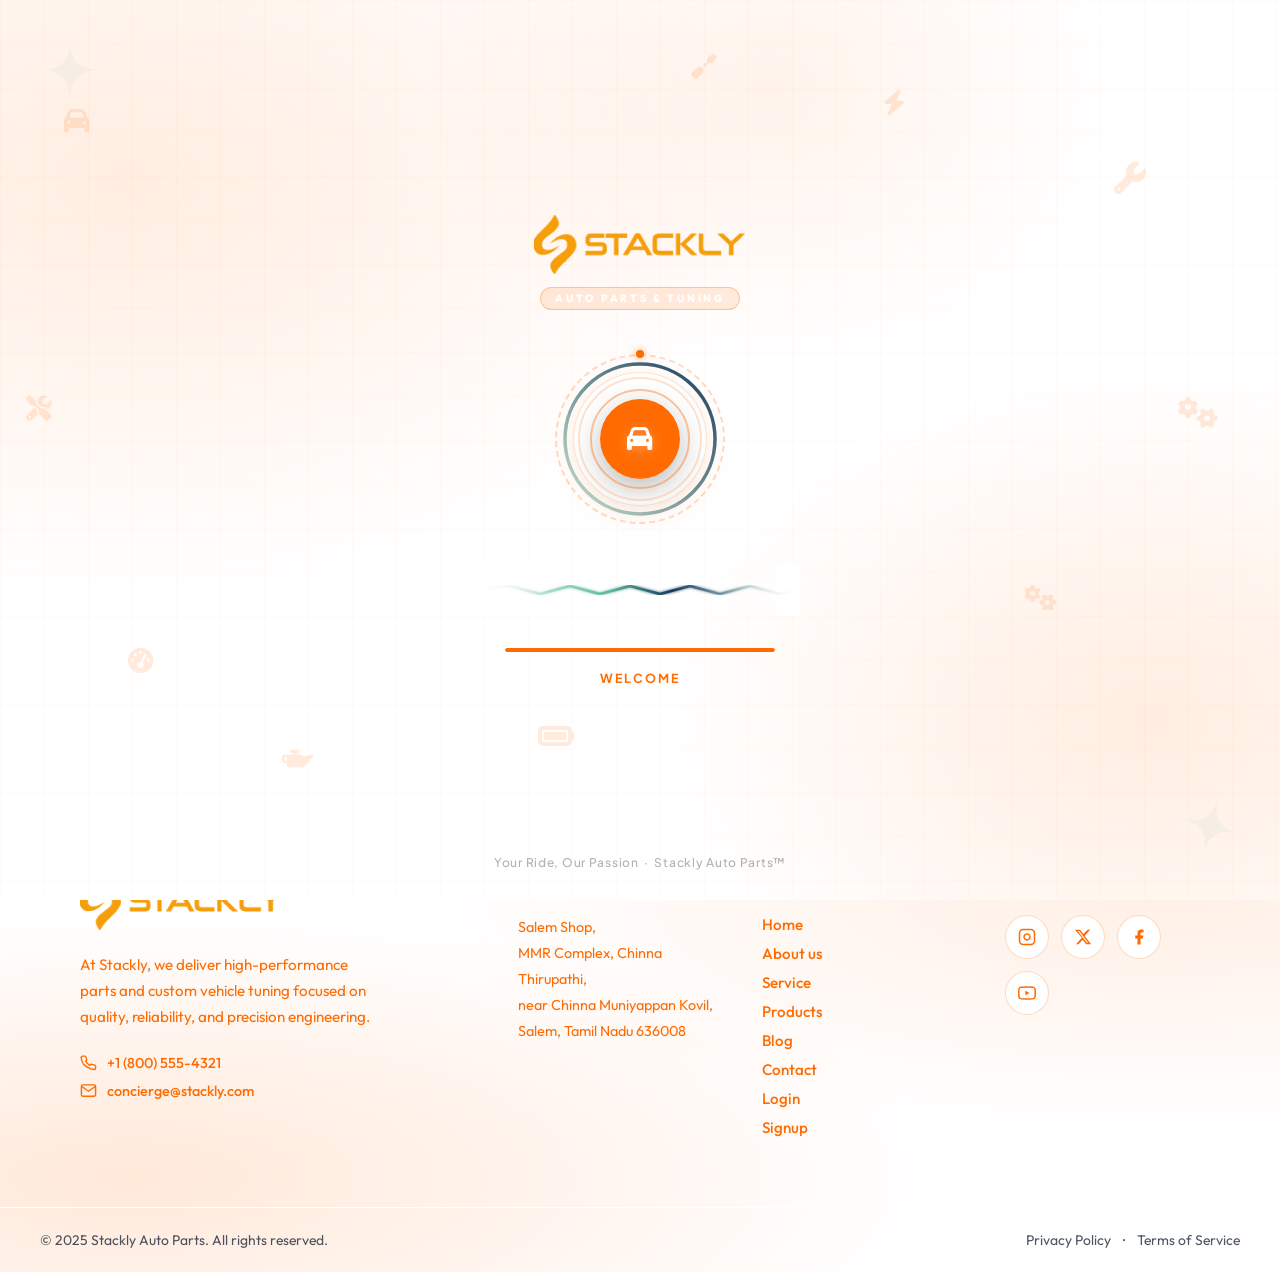
<file: checkout.html>
﻿<!DOCTYPE html>
<html lang="en">
<head>
    <meta charset="UTF-8">
    <meta name="viewport" content="width=device-width, initial-scale=1.0">
    <title>Checkout - STACKLY Auto Parts Store</title>
    <!-- Google Fonts: Plus Jakarta Sans & Outfit & Cormorant Garamond -->
    <link rel="preconnect" href="https://fonts.googleapis.com">
    <link rel="preconnect" href="https://fonts.gstatic.com" crossorigin>
    <link href="https://fonts.googleapis.com/css2?family=Cormorant+Garamond:ital,wght@0,300;0,400;0,500;0,600;0,700;1,400&family=Outfit:wght@300;400;500;600;700;800&family=Plus+Jakarta+Sans:wght@300;400;500;600;700;800&display=swap" rel="stylesheet">
    <link rel="stylesheet" href="https://cdnjs.cloudflare.com/ajax/libs/font-awesome/6.4.0/css/all.min.css">
    <link rel="stylesheet" href="css/style.css">
    <link rel="stylesheet" href="css/checkout.css">
    <link rel="stylesheet" href="css/loading.css">
</head>
<body>

    <!-- Scroll Progress Indicator Bar -->
    <div class="scroll-progress-container">
        <div class="scroll-progress-bar" id="page-scroll-indicator"></div>
    </div>

    <!-- Main Outer Wrapper -->
    <div class="site-wrapper" id="page-wrapper-container">

        <!-- Floating Pill-Shaped Navbar Header -->
        <header class="navbar-wrapper reveal-fade" id="checkout-navbar">
            <div class="navbar-pill" id="navbar-pill-element">
                <a href="index.html" class="navbar-brand"><img src="assets/home/stackly logo orange.webp" alt="STACKLY Logo" class="brand-logo-img"></a>
                
                <nav class="navbar-links" id="main-nav-links">
                    <a href="index.html" class="nav-item" id="nav-item-home">Home</a>
                    <a href="about.html" class="nav-item" id="nav-item-about">About us</a>
                    <a href="service.html" class="nav-item" id="nav-item-services">Service</a>
                    <a href="products.html" class="nav-item" id="nav-item-products">Products</a>
                    <a href="blog.html" class="nav-item" id="nav-item-blog">Blog</a>
                    <a href="contact.html" class="nav-item" id="nav-item-contact">Contact</a>
                    <!-- Mobile Nav Actions -->
                    <div class="mobile-nav-actions">
                        <a href="cart.html" class="btn-mobile-cart" style="color: var(--primary-dark); font-weight: 600; margin-bottom: 10px; display: block; text-decoration: none;"><i class="fa-solid fa-bag-shopping"></i> Cart</a>
                        <a href="login.html" class="btn-login">Login</a>
                        <a href="signup.html" class="btn-signup">Signup</a>
                    </div>
                </nav>

                <div class="navbar-actions">
                    <a href="cart.html" class="btn-cart-nav" id="btn-navbar-cart" aria-label="View Cart" style="position: relative; margin-right: 20px; color: var(--primary-dark); font-size: 1.25rem; display: inline-flex; align-items: center; text-decoration: none; transition: var(--transition-quick);">
                        <i class="fa-solid fa-bag-shopping"></i>
                        <span class="cart-badge" id="nav-cart-count" style="position: absolute; top: -8px; right: -10px; background-color: var(--primary); color: white; border-radius: 50%; width: 16px; height: 16px; display: none; align-items: center; justify-content: center; font-size: 0.65rem; font-weight: 700;">0</span>
                    </a>
                    <a href="login.html" class="btn-login" id="btn-navbar-login">Login</a>
                    <a href="signup.html" class="btn-signup" id="btn-navbar-signup">Signup</a>
                    
                    <button class="menu-hamburger" id="nav-menu-hamburger" aria-label="Toggle Navigation Menu" aria-expanded="false">
                        <span class="bar"></span>
                        <span class="bar"></span>
                        <span class="bar"></span>
                    </button>
                </div>
            </div>
        </header>

        <!-- Checkout Content Area -->
        <main class="checkout-section">
            <h1 class="checkout-title reveal-fade">Checkout</h1>

            <form id="checkout-form" class="checkout-layout" novalidate>
                <!-- Left Column: Checkout Inputs -->
                <div class="checkout-form-container reveal-fade" style="animation-delay: 0.1s;">
                    <!-- Shipping Card -->
                    <div class="checkout-card">
                        <h3 class="checkout-card-title">
                            <i class="fa-solid fa-truck-fast"></i> Shipping Details
                        </h3>
                        <div class="form-grid">
                            <div class="form-group full-width">
                                <label for="ship-name" class="form-label">Full Name</label>
                                <input type="text" id="ship-name" class="form-input" placeholder="e.g. Alexander Mercer">
                                <span class="error-text">Please enter a valid full name (letters only).</span>
                            </div>
                            <div class="form-group full-width">
                                <label for="ship-email" class="form-label">Email Address</label>
                                <input type="email" id="ship-email" class="form-input" placeholder="e.g. alex@example.com">
                                <span class="error-text">Please enter a valid email address.</span>
                            </div>
                            <div class="form-group full-width">
                                <label for="ship-address" class="form-label">Street Address</label>
                                <input type="text" id="ship-address" class="form-input" placeholder="e.g. 45 Park Avenue">
                                <span class="error-text">Please enter a street address.</span>
                            </div>
                            <div class="form-group">
                                <label for="ship-city" class="form-label">City</label>
                                <input type="text" id="ship-city" class="form-input" placeholder="e.g. New York">
                                <span class="error-text">Please enter a city.</span>
                            </div>
                            <div class="form-group">
                                <label for="ship-zip" class="form-label">Postal / Zip Code</label>
                                <input type="text" id="ship-zip" class="form-input" placeholder="e.g. 10001">
                                <span class="error-text">Please enter a valid 5 or 6-digit postal code.</span>
                            </div>
                        </div>
                    </div>

                    <!-- Payment Card -->
                    <div class="checkout-card">
                        <h3 class="checkout-card-title">
                            <i class="fa-solid fa-credit-card"></i> Payment Details
                        </h3>
                        <div class="form-grid">
                            <div class="form-group full-width">
                                <label for="card-name" class="form-label">Cardholder Name</label>
                                <input type="text" id="card-name" class="form-input" placeholder="e.g. Alexander Mercer">
                                <span class="error-text">Please enter the name on your card.</span>
                            </div>
                            <div class="form-group full-width">
                                <label for="card-number" class="form-label">Card Number</label>
                                <input type="text" id="card-number" class="form-input" placeholder="e.g. 4111 2222 3333 4444" maxlength="19">
                                <span class="error-text">Please enter a valid 16-digit credit card number.</span>
                            </div>
                            <div class="form-group">
                                <label for="card-expiry" class="form-label">Expiration Date (MM/YY)</label>
                                <input type="text" id="card-expiry" class="form-input" placeholder="MM/YY" maxlength="5">
                                <span class="error-text">Please enter an expiration date in MM/YY format (not in the past).</span>
                            </div>
                            <div class="form-group">
                                <label for="card-cvv" class="form-label">CVV / CVC</label>
                                <input type="text" id="card-cvv" class="form-input" placeholder="123" maxlength="4">
                                <span class="error-text">Please enter a valid CVV (3 or 4 digits).</span>
                            </div>
                        </div>
                    </div>
                </div>

                <!-- Right Column: Order Summary -->
                <div class="checkout-summary-card reveal-fade" style="animation-delay: 0.2s;">
                    <h3 class="summary-title">Order Summary</h3>
                    
                    <!-- Dynamic Cart Items list -->
                    <div class="checkout-items-list" id="summary-items-list">
                        <!-- Loaded dynamically -->
                    </div>

                    <div class="summary-row">
                        <span>Subtotal</span>
                        <span id="summary-subtotal">$0.00</span>
                    </div>
                    <div class="summary-row">
                        <span>Shipping</span>
                        <span id="summary-shipping">$0.00</span>
                    </div>
                    <div class="summary-row">
                        <span>Estimated Tax (8%)</span>
                        <span id="summary-tax">$0.00</span>
                    </div>
                    
                    <div class="summary-row total-row">
                        <span>Order Total</span>
                        <span id="summary-total">$0.00</span>
                    </div>

                    <button type="submit" class="btn-place-order">Place Order</button>
                </div>
            </form>
        </main>

        <!-- Checkout Success Modal Overlay -->
        <div class="success-modal-overlay" id="success-modal">
            <div class="success-card">
                <div class="success-icon-wrap">
                    <i class="fa-solid fa-check"></i>
                </div>
                <h2 class="success-modal-title">Styling Scheduled!</h2>
                <p class="success-modal-desc">Thank you for shopping with STACKLY. Your custom Precision Service services are being compiled. An email confirmation has been sent to you.</p>
                
                <div class="success-order-details">
                    <div class="success-detail-row">
                        <span>Order Number:</span>
                        <strong id="success-order-id">#STK-98305-AJ</strong>
                    </div>
                    <div class="success-detail-row">
                        <span>Services Date:</span>
                        <strong id="success-delivery-date">Thursday, Aug 13</strong>
                    </div>
                    <div class="success-detail-row">
                        <span>Delivery Address:</span>
                        <strong id="success-address">123 Street</strong>
                    </div>
                </div>

                <div class="success-actions">
                    <a href="404.html" class="btn-success-secondary">Track Order</a>
                    <a href="products.html" class="btn-success-primary">Continue Shop</a>
                </div>
            </div>
        </div>

        <!-- ===== FOOTER ===== -->
        <footer class="site-footer" id="site-footer">
            <div class="footer-bg-anim"></div>
            <div class="footer-inner">
                <div class="footer-col footer-brand-col">
                    <a href="index.html" class="footer-logo-link"><img src="assets/home/stackly logo orange.webp" alt="STACKLY Logo" class="footer-logo"></a>
                    <p class="footer-tagline">At Stackly, we deliver high-performance parts and custom vehicle tuning focused on quality, reliability, and precision engineering.</p>
                    <div class="footer-contact-details">
                        <a href="tel:+18005551234" class="footer-contact-item">
                            <svg viewBox="0 0 24 24" fill="none" stroke="currentColor" stroke-width="2"><path d="M22 16.92v3a2 2 0 0 1-2.18 2 19.79 19.79 0 0 1-8.63-3.07A19.5 19.5 0 0 1 4.69 14a19.79 19.79 0 0 1-3.07-8.67A2 2 0 0 1 3.62 3h3a2 2 0 0 1 2 1.72c.127.96.361 1.903.7 2.81a2 2 0 0 1-.45 2.11L7.91 10.09a16 16 0 0 0 6 6l.91-.91a2 2 0 0 1 2.11-.45c.907.339 1.85.573 2.81.7A2 2 0 0 1 22 17.92z"/></svg>
                            +1 (800) 555-4321
                        </a>
                        <a href="mailto:concierge@stackly.com" class="footer-contact-item">
                            <svg viewBox="0 0 24 24" fill="none" stroke="currentColor" stroke-width="2"><path d="M4 4h16c1.1 0 2 .9 2 2v12c0 1.1-.9 2-2 2H4c-1.1 0-2-.9-2-2V6c0-1.1.9-2 2-2z"/><polyline points="22,6 12,13 2,6"/></svg>
                            concierge@stackly.com
                        </a>
                    </div>
                </div>
                            <div class="footer-col footer-office-col">
                <h4 class="footer-col-title">Office</h4>
                <address class="footer-address">
                    Salem Shop,<br>
                    MMR Complex, Chinna Thirupathi,<br>
                    near Chinna Muniyappan Kovil,<br>
                    Salem, Tamil Nadu 636008
                </address>
               <!-- Embedded Google Map -->
                <div class="footer-map" style="margin-top: 12px; border-radius: 8px; overflow: hidden; height: 100px; border: 1px solid rgba(255,255,255,0.1);">
                    <iframe src="https://maps.google.com/maps?q=MMR%20Complex,%20Chinna%20Thirupathi,%20near%20Chinna%20Muniyappan%20Kovil,%20Salem,%20Tamil%20Nadu%20636008&t=&z=14&ie=UTF8&iwloc=&output=embed" width="100%" height="100%" style="border:0;" allowfullscreen="" loading="lazy"></iframe>
                </div>
            </div>
                <div class="footer-col footer-links-col">
                    <h4 class="footer-col-title">Links</h4>
                    <nav class="footer-nav">
                        <a href="index.html" class="footer-nav-link">Home</a>
                        <a href="about.html" class="footer-nav-link">About us</a>
                        <a href="service.html" class="footer-nav-link">Service</a>
                        <a href="products.html" class="footer-nav-link">Products</a>
                        <a href="blog.html" class="footer-nav-link">Blog</a>
                        <a href="contact.html" class="footer-nav-link">Contact</a>
                        <a href="login.html" class="footer-nav-link">Login</a>
                        <a href="signup.html" class="footer-nav-link">Signup</a>
                    </nav>
                </div>
                <div class="footer-col footer-social-col">
                    <h4 class="footer-col-title">Follow us</h4>
                    <div class="footer-social-icons">
                        <a href="404.html" class="footer-social-btn" aria-label="Instagram"><svg viewBox="0 0 24 24" fill="none" stroke="currentColor" stroke-width="2"><rect x="2" y="2" width="20" height="20" rx="5" ry="5"/><path d="M16 11.37A4 4 0 1 1 12.63 8 4 4 0 0 1 16 11.37z"/><line x1="17.5" y1="6.5" x2="17.51" y2="6.5"/></svg></a>
                        <a href="404.html" class="footer-social-btn" aria-label="X"><svg viewBox="0 0 24 24" fill="currentColor"><path d="M18.244 2.25h3.308l-7.227 8.26 8.502 11.24H16.17l-4.714-6.231-5.401 6.231H2.748l7.73-8.835L1.254 2.25H8.08l4.253 5.622zm-1.161 17.52h1.833L7.084 4.126H5.117z"/></svg></a>
                        <a href="404.html" class="footer-social-btn" aria-label="Facebook"><svg viewBox="0 0 24 24" fill="currentColor"><path d="M18 2h-3a5 5 0 0 0-5 5v3H7v4h3v8h4v-8h3l1-4h-4V7a1 1 0 0 1 1-1h3z"/></svg></a>
                        <a href="404.html" class="footer-social-btn" aria-label="YouTube"><svg viewBox="0 0 24 24" fill="none" stroke="currentColor" stroke-width="2"><path d="M22.54 6.42a2.78 2.78 0 0 0-1.95-1.95C18.88 4 12 4 12 4s-6.88 0-8.59.46a2.78 2.78 0 0 0-1.95 1.96C1 8.12 1 12 1 12s0 3.88.46 5.58a2.78 2.78 0 0 0 1.95 1.95C5.12 20 12 20 12 20s6.88 0 8.59-.47a2.78 2.78 0 0 0 1.95-1.95C23 15.88 23 12 23 12s0-3.88-.46-5.58z"/><polygon fill="currentColor" stroke="none" points="9.75 15.02 15.5 12 9.75 8.98 9.75 15.02"/></svg></a>
                    </div>
                </div>
            </div>
            <div class="footer-bottom">
                <p class="footer-copy">&copy; 2025 Stackly Auto Parts. All rights reserved.</p>
                <div class="footer-bottom-links">
                    <a href="404.html">Privacy Policy</a><span>·</span><a href="404.html">Terms of Service</a>
                </div>
            </div>
        </footer>

    </div><!-- end .site-wrapper -->

    <script src="js/cart-helper.js"></script>
    <script src="js/checkout.js"></script>
    <script src="js/loading.js"></script>
</body>
</html>
</file>
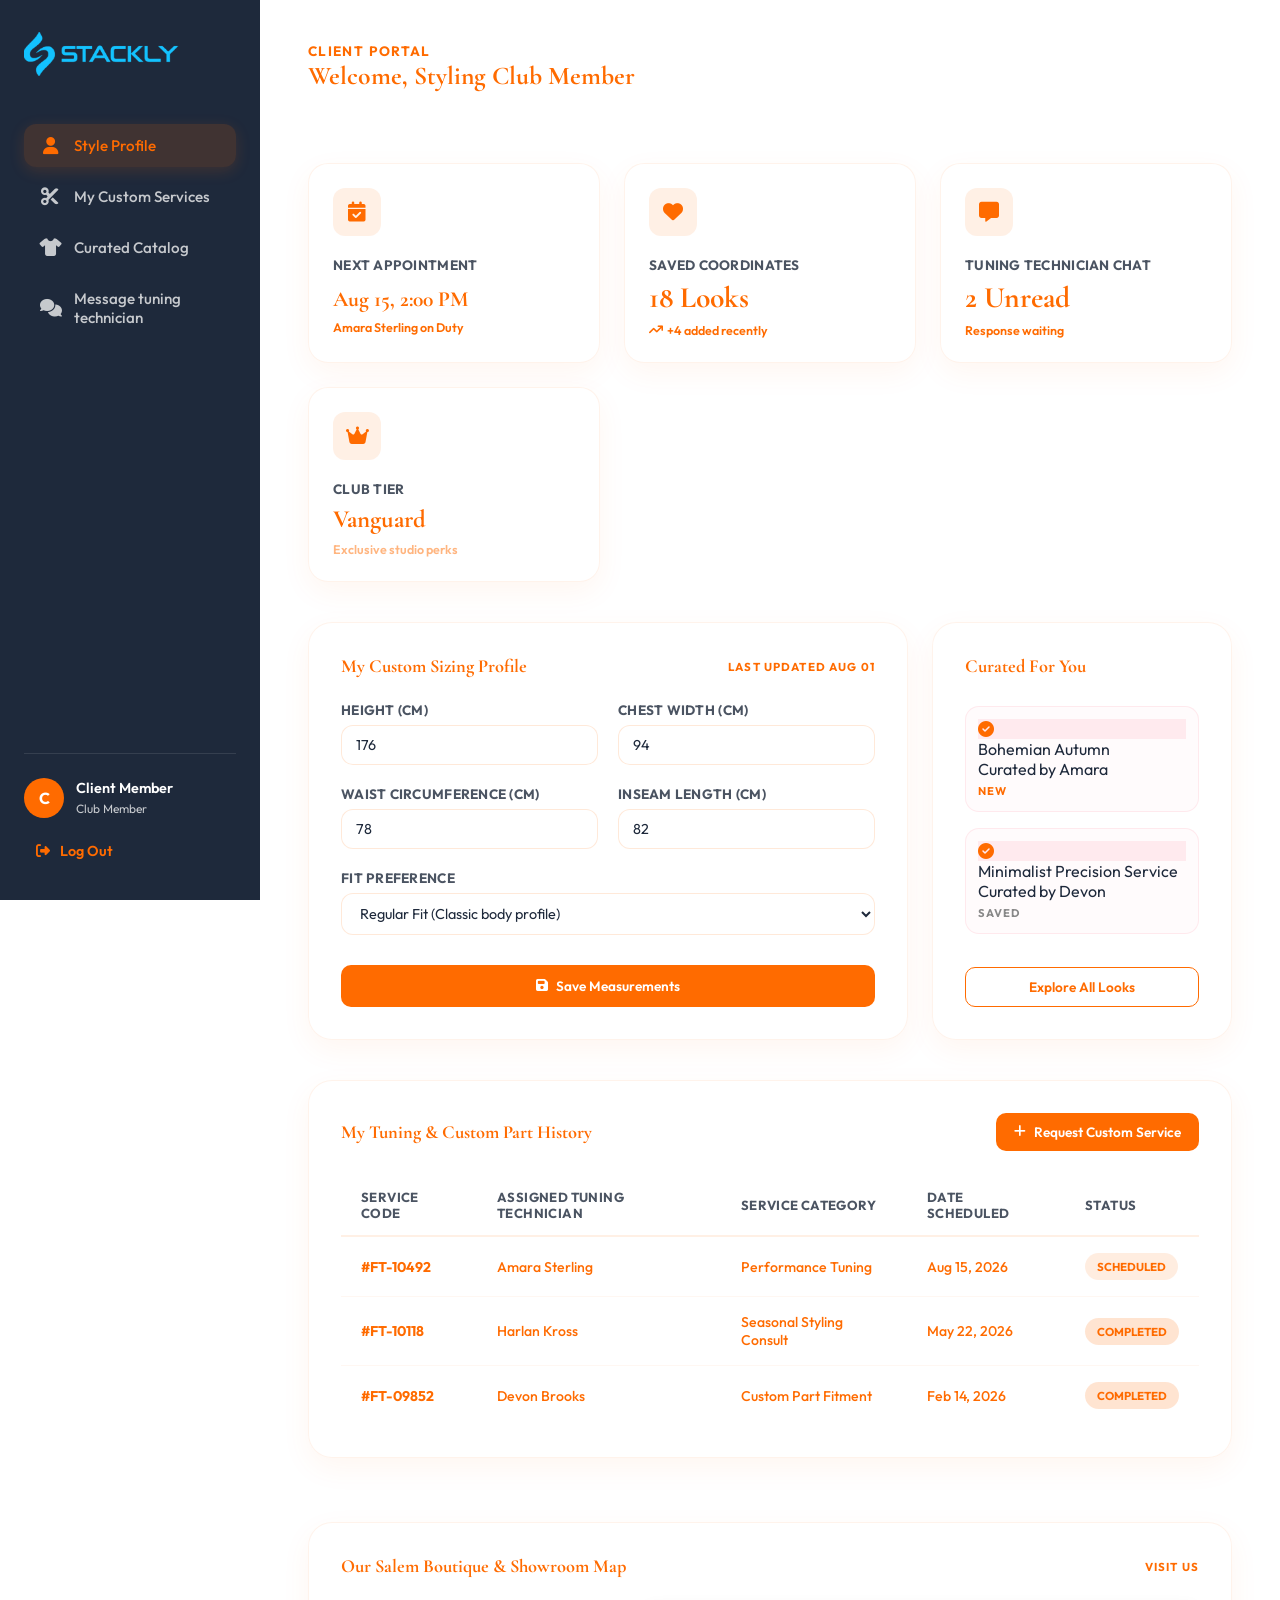
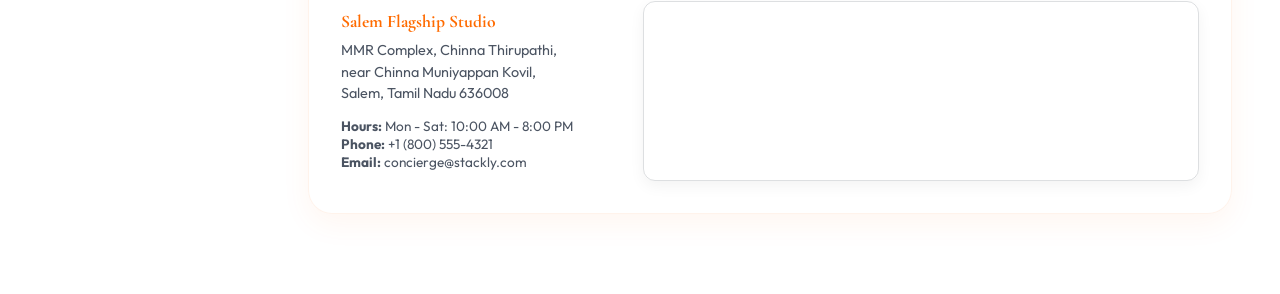
<file: clientdashboard.html>
﻿<!DOCTYPE html>
<html lang="en">
<head>
    <meta charset="UTF-8">
    <meta name="viewport" content="width=device-width, initial-scale=1.0">
    <title>Client Dashboard - STACKLY Auto Parts</title>
    <meta name="description" content="View your styling appointments, vehicle specifications profile, and exclusive performance recommendations.">
    <!-- Google Fonts: Plus Jakarta Sans & Outfit -->
    <link rel="preconnect" href="https://fonts.googleapis.com">
    <link rel="preconnect" href="https://fonts.gstatic.com" crossorigin>
    <link href="https://fonts.googleapis.com/css2?family=Outfit:wght@300;400;500;600;700;800&family=Plus+Jakarta+Sans:wght@300;400;500;600;700;800&display=swap" rel="stylesheet">
    <!-- Font Awesome Icons -->
    <link rel="stylesheet" href="https://cdnjs.cloudflare.com/ajax/libs/font-awesome/6.4.0/css/all.min.css">
    <!-- Style Sheets -->
    <link rel="stylesheet" href="css/style.css">
    <link rel="stylesheet" href="css/dashboard.css">
</head>
<body class="dashboard-body">

    <div class="dashboard-wrapper">
        
        <!-- ===== SIDEBAR NAVIGATION ===== -->
        <aside class="dashboard-sidebar" id="sidebar-drawer">
            <a href="index.html" class="db-sidebar-brand">
                <img src="assets/home/stackly logo orange.webp" alt="STACKLY Logo" class="db-brand-logo">
             
            </a>
            
            <ul class="db-sidebar-menu">
                <li class="db-menu-item active">
                    <a href="#">
                        <i class="fa-solid fa-user"></i>
                        <span>Style Profile</span>
                    </a>
                </li>
                <li class="db-menu-item">
                    <a href="404.html">
                        <i class="fa-solid fa-scissors"></i>
                        <span>My Custom Services</span>
                    </a>
                </li>
                <li class="db-menu-item">
                    <a href="404.html">
                        <i class="fa-solid fa-shirt"></i>
                        <span>Curated Catalog</span>
                    </a>
                </li>
                <li class="db-menu-item">
                    <a href="404.html">
                        <i class="fa-solid fa-comments"></i>
                        <span>Message tuning technician</span>
                    </a>
                </li>
            </ul>
            
            <div class="db-sidebar-footer">
                <div class="db-user-profile">
                    <div class="db-avatar" id="client-avatar">C</div>
                    <div class="db-user-info">
                        <p id="client-name-display">Client Member</p>
                        <span>Club Member</span>
                    </div>
                </div>
                <a href="index.html" class="btn-db-logout" id="btn-logout-action">
                    <i class="fa-solid fa-right-from-bracket"></i>
                    <span>Log Out</span>
                </a>
            </div>
        </aside>

        <!-- ===== MAIN CONTENT AREA ===== -->
        <main class="dashboard-main">
            
            <!-- Top Navigation Bar -->
            <header class="db-header">
                <div class="db-menu-toggle" id="sidebar-hamburger-btn">
                    <i class="fa-solid fa-bars"></i>
                </div>
                
                <div class="db-welcome-section" style="margin-bottom: 0;">
                    <span class="db-eyebrow">Client Portal</span>
                    <h1 class="db-title" id="welcome-client-title" style="font-size: 1.6rem; margin-top: 0;">Welcome, Styling Club Member</h1>
                </div>
                
                <div class="db-header-actions">
                </div>
            </header>
            
            <!-- Metrics Cards Grid -->
            <section class="db-stats-grid" style="margin-top: 32px;">
                <!-- Card 1: Next Appointment -->
                <div class="db-stat-card">
                    <div class="db-stat-icon-wrapper">
                        <i class="fa-solid fa-calendar-check"></i>
                    </div>
                    <span class="db-stat-label">Next Appointment</span>
                    <div class="db-stat-value" style="font-size: 1.35rem; margin: 12px 0 8px 0;">Aug 15, 2:00 PM</div>
                    <span class="db-stat-growth positive">
                        <span>Amara Sterling on Duty</span>
                    </span>
                </div>
                
                <!-- Card 2: Saved Looks -->
                <div class="db-stat-card">
                    <div class="db-stat-icon-wrapper">
                        <i class="fa-solid fa-heart"></i>
                    </div>
                    <span class="db-stat-label">Saved Coordinates</span>
                    <div class="db-stat-value">18 Looks</div>
                    <span class="db-stat-growth positive">
                        <i class="fa-solid fa-arrow-trend-up"></i>
                        <span>+4 added recently</span>
                    </span>
                </div>
                
                <!-- Card 3: tuning technician Messages -->
                <div class="db-stat-card">
                    <div class="db-stat-icon-wrapper">
                        <i class="fa-solid fa-message"></i>
                    </div>
                    <span class="db-stat-label">tuning technician Chat</span>
                    <div class="db-stat-value">2 Unread</div>
                    <span class="db-stat-growth positive" style="color: var(--primary);">
                        <span>Response waiting</span>
                    </span>
                </div>
                
                <!-- Card 4: Tier Level -->
                <div class="db-stat-card">
                    <div class="db-stat-icon-wrapper">
                        <i class="fa-solid fa-crown"></i>
                    </div>
                    <span class="db-stat-label">Club Tier</span>
                    <div class="db-stat-value" style="font-size: 1.55rem;">Vanguard</div>
                    <span class="db-stat-growth neutral">
                        <span>Exclusive studio perks</span>
                    </span>
                </div>
            </section>
            
            <!-- Bento Box: Profile & Sizing -->
            <section class="db-bento-grid">
                <!-- Left: Custom Sizing Profile -->
                <div class="db-bento-card">
                    <div class="db-bento-header">
                        <h2 class="db-bento-title">My Custom Sizing Profile</h2>
                        <span class="db-eyebrow" style="font-size: 0.72rem;">Last Updated Aug 01</span>
                    </div>
                    
                    <form id="sizing-profile-form" style="display: grid; grid-template-columns: 1fr 1fr; gap: 20px; margin-top: 16px;">
                        <div class="form-group" style="margin-bottom: 0;">
                            <label class="db-stat-label" style="display:block; margin-bottom:6px;">Height (cm)</label>
                            <input type="number" class="db-search-input" value="176" style="padding: 10px 14px;">
                        </div>
                        <div class="form-group" style="margin-bottom: 0;">
                            <label class="db-stat-label" style="display:block; margin-bottom:6px;">Chest Width (cm)</label>
                            <input type="number" class="db-search-input" value="94" style="padding: 10px 14px;">
                        </div>
                        <div class="form-group" style="margin-bottom: 0;">
                            <label class="db-stat-label" style="display:block; margin-bottom:6px;">Waist Circumference (cm)</label>
                            <input type="number" class="db-search-input" value="78" style="padding: 10px 14px;">
                        </div>
                        <div class="form-group" style="margin-bottom: 0;">
                            <label class="db-stat-label" style="display:block; margin-bottom:6px;">Inseam Length (cm)</label>
                            <input type="number" class="db-search-input" value="82" style="padding: 10px 14px;">
                        </div>
                        <div class="form-group" style="grid-column: span 2; margin-bottom: 0;">
                            <label class="db-stat-label" style="display:block; margin-bottom:6px;">Fit Preference</label>
                            <select class="db-search-input" style="padding: 10px 14px; appearance: auto;">
                                <option value="slim">Slim Fit (Structured body profile)</option>
                                <option value="regular" selected>Regular Fit (Classic body profile)</option>
                                <option value="relaxed">Relaxed Fit (Contemporary Casual)</option>
                            </select>
                        </div>
                        
                        <div style="grid-column: span 2; margin-top: 10px;">
                            <button type="submit" class="btn-db-action-primary" style="width: 100%; justify-content: center; padding: 12px;">
                                <i class="fa-solid fa-floppy-disk"></i>
                                <span>Save Measurements</span>
                            </button>
                        </div>
                    </form>
                </div>
                
                <!-- Right: tuning technician Recommendations -->
                <div class="db-bento-card" style="display:flex; flex-direction:column; justify-content:space-between;">
                    <div class="db-bento-header" style="margin-bottom: 12px;">
                        <h2 class="db-bento-title">Curated For You</h2>
                    </div>
                    
                    <div style="display:flex; flex-direction:column; gap:16px;">
                        <div class="db-tuning technician-row" style="border:1px solid rgba(255,133,152,0.15); padding:12px; border-radius:14px; background-color:rgba(255,133,152,0.03);">
                            <div class="db-tuning technician-meta">
                                <div class="db-tuning technician-avatar" style="background-color:rgba(255,133,152,0.15);"><i class="fa-solid fa-circle-check" style="color:var(--primary);"></i></div>
                                <div class="db-tuning technician-name">
                                    <p>Bohemian Autumn</p>
                                    <span>Curated by Amara</span>
                                </div>
                            </div>
                            <span class="db-eyebrow" style="font-size:0.7rem;">New</span>
                        </div>
                        
                        <div class="db-tuning technician-row" style="border:1px solid rgba(255,133,152,0.15); padding:12px; border-radius:14px; background-color:rgba(255,133,152,0.03);">
                            <div class="db-tuning technician-meta">
                                <div class="db-tuning technician-avatar" style="background-color:rgba(255,133,152,0.15);"><i class="fa-solid fa-circle-check" style="color:var(--primary);"></i></div>
                                <div class="db-tuning technician-name">
                                    <p>Minimalist Precision Service</p>
                                    <span>Curated by Devon</span>
                                </div>
                            </div>
                            <span class="db-eyebrow" style="font-size:0.7rem; color:#888;">Saved</span>
                        </div>
                    </div>
                    
                    <a href="404.html" class="btn-db-action-primary" style="margin-top:16px; background-color:transparent; border:1px solid var(--primary); color:var(--primary); justify-content:center;">
                        <span>Explore All Looks</span>
                    </a>
                </div>
            </section>
            
            <!-- Table Section: Service History -->
            <section class="db-table-card">
                <div class="db-table-header">
                    <h2 class="db-table-title">My Tuning & Custom Part History</h2>
                    <a href="404.html" class="btn-db-action-primary" style="text-decoration: none;">
                        <i class="fa-solid fa-plus"></i>
                        <span>Request Custom Service</span>
                    </a>
                </div>
                
                <div class="db-table-responsive">
                    <table class="db-table">
                        <thead>
                            <tr>
                                <th>Service Code</th>
                                <th>Assigned tuning technician</th>
                                <th>Service Category</th>
                                <th>Date Scheduled</th>
                                <th>Status</th>
                            </tr>
                        </thead>
                        <tbody>
                            <tr>
                                <td><strong>#FT-10492</strong></td>
                                <td>Amara Sterling</td>
                                <td>Performance Tuning</td>
                                <td>Aug 15, 2026</td>
                                <td><span class="db-status-badge scheduled">Scheduled</span></td>
                            </tr>
                            <tr>
                                <td><strong>#FT-10118</strong></td>
                                <td>Harlan Kross</td>
                                <td>Seasonal Styling Consult</td>
                                <td>May 22, 2026</td>
                                <td><span class="db-status-badge completed">Completed</span></td>
                            </tr>
                            <tr>
                                <td><strong>#FT-09852</strong></td>
                                <td>Devon Brooks</td>
                                <td>Custom Part Fitment</td>
                                <td>Feb 14, 2026</td>
                                <td><span class="db-status-badge completed">Completed</span></td>
                            </tr>
                        </tbody>
                    </table>
                </div>
            </section>

            <!-- ===== Salem Studio Location Section ===== -->
            <section class="db-bento-grid" style="margin-top: 24px;">
                <div class="db-bento-card" style="grid-column: span 2;">
                    <div class="db-bento-header">
                        <h2 class="db-bento-title">Our Salem Boutique & Showroom Map</h2>
                        <span class="db-eyebrow" style="font-size: 0.72rem;">Visit Us</span>
                    </div>
                    <div style="display: grid; grid-template-columns: 1fr 2fr; gap: 24px; margin-top: 16px; align-items: center;">
                        <div>
                            <h3 style="font-family: var(--font-heading); font-size: 1.1rem; color: var(--primary-dark); margin-bottom: 8px;">Salem Flagship Studio</h3>
                            <p style="font-family: var(--font-body); font-size: 0.9rem; color: var(--text-body); line-height: 1.5; margin-bottom: 12px;">
                                MMR Complex, Chinna Thirupathi,<br>
                                near Chinna Muniyappan Kovil,<br>
                                Salem, Tamil Nadu 636008
                            </p>
                            <p style="font-family: var(--font-body); font-size: 0.85rem; color: var(--text-body);">
                                <strong>Hours:</strong> Mon - Sat: 10:00 AM - 8:00 PM<br>
                                <strong>Phone:</strong> +1 (800) 555-4321<br>
                                <strong>Email:</strong> concierge@stackly.com
                            </p>
                        </div>
                        <div style="border-radius: 12px; overflow: hidden; height: 180px; border: 1.5px solid var(--glass-border); box-shadow: 0 5px 15px rgba(0,0,0,0.05);">
                            <iframe src="https://maps.google.com/maps?q=MMR%20Complex,%20Chinna%20Thirupathi,%20near%20Chinna%20Muniyappan%20Kovil,%20Salem,%20Tamil%20Nadu%20636008&t=&z=14&ie=UTF8&iwloc=&output=embed" width="100%" height="100%" style="border:0;" allowfullscreen="" loading="lazy"></iframe>
                        </div>
                    </div>
                </div>
            </section>

        </main>
        
    </div>

    <!-- JavaScript code for hamburger sidebar toggle, name loading and log out -->
    <script>
        document.addEventListener("DOMContentLoaded", () => {
            const hamburgerBtn = document.getElementById("sidebar-hamburger-btn");
            const sidebar = document.getElementById("sidebar-drawer");
            const btnLogout = document.getElementById("btn-logout-action");
            
            // Toggle sidebar active state on mobile
            if (hamburgerBtn && sidebar) {
                hamburgerBtn.addEventListener("click", (e) => {
                    sidebar.classList.toggle("active");
                    e.stopPropagation();
                });
                
                document.addEventListener("click", (e) => {
                    if (sidebar.classList.contains("active") && !sidebar.contains(e.target) && e.target !== hamburgerBtn) {
                        sidebar.classList.remove("active");
                    }
                });
            }
            
            // Dynamic Name Loader from LocalStorage
            const storedEmail = localStorage.getItem('stacklyUserEmail');
            const welcomeText = document.getElementById('welcome-client-title');
            const nameDisplay = document.getElementById('client-name-display');
            const avatarDisplay = document.getElementById('client-avatar');
            
            if (storedEmail) {
                // Extract part before @
                const username = storedEmail.split('@')[0];
                const capitalizedName = username.charAt(0).toUpperCase() + username.slice(1);
                
                if (welcomeText) {
                    welcomeText.textContent = `Welcome back, ${capitalizedName}`;
                }
                if (nameDisplay) {
                    nameDisplay.textContent = capitalizedName;
                }
                if (avatarDisplay) {
                    avatarDisplay.textContent = capitalizedName.charAt(0);
                }
            }
            
            // Sizing form submit notification
            const sizingForm = document.getElementById("sizing-profile-form");
            if (sizingForm) {
                sizingForm.addEventListener("submit", (e) => {
                    e.preventDefault();
                    alert("Your sizing profile measurements have been saved successfully!");
                });
            }
            
            // Log out handler
            if (btnLogout) {
                btnLogout.addEventListener("click", () => {
                    localStorage.removeItem('stacklyUserEmail');
                    localStorage.removeItem('stacklyUserRole');
                });
            }
        });
    </script>
</body>
</html>
</file>
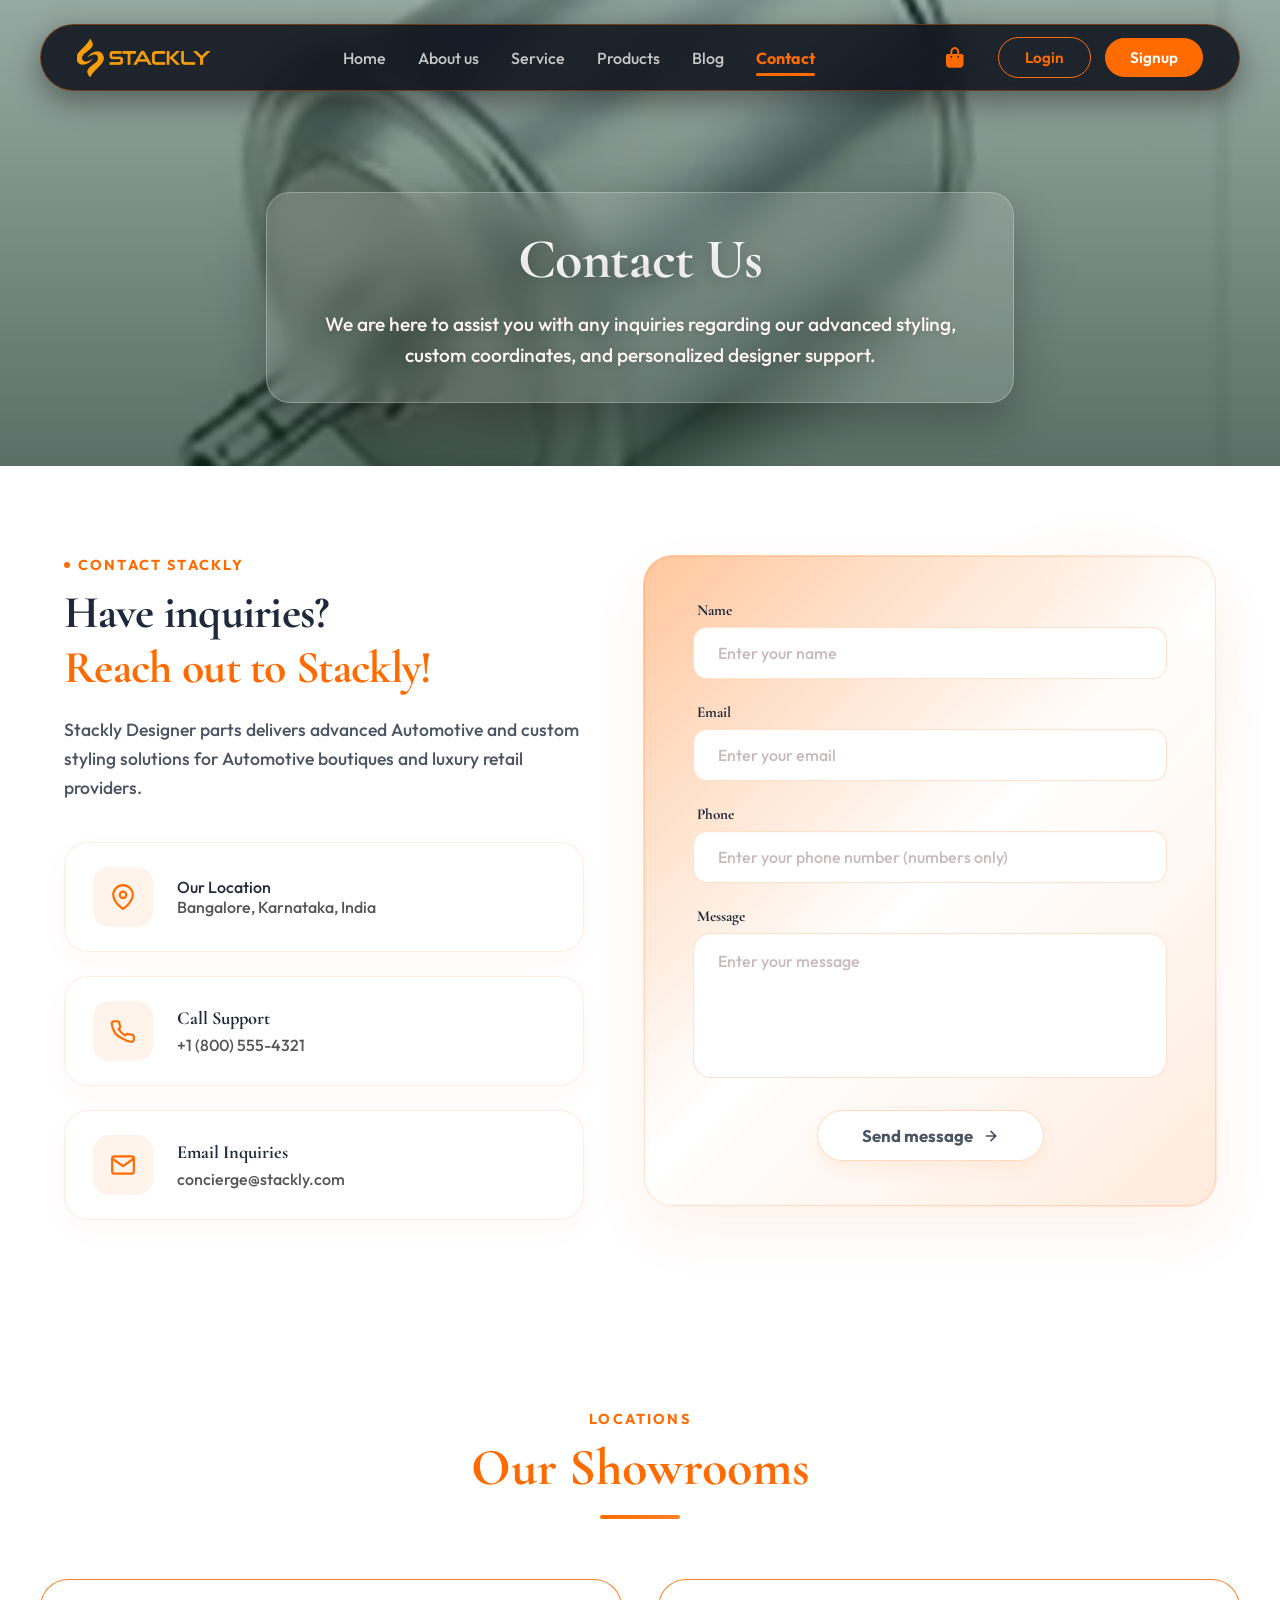
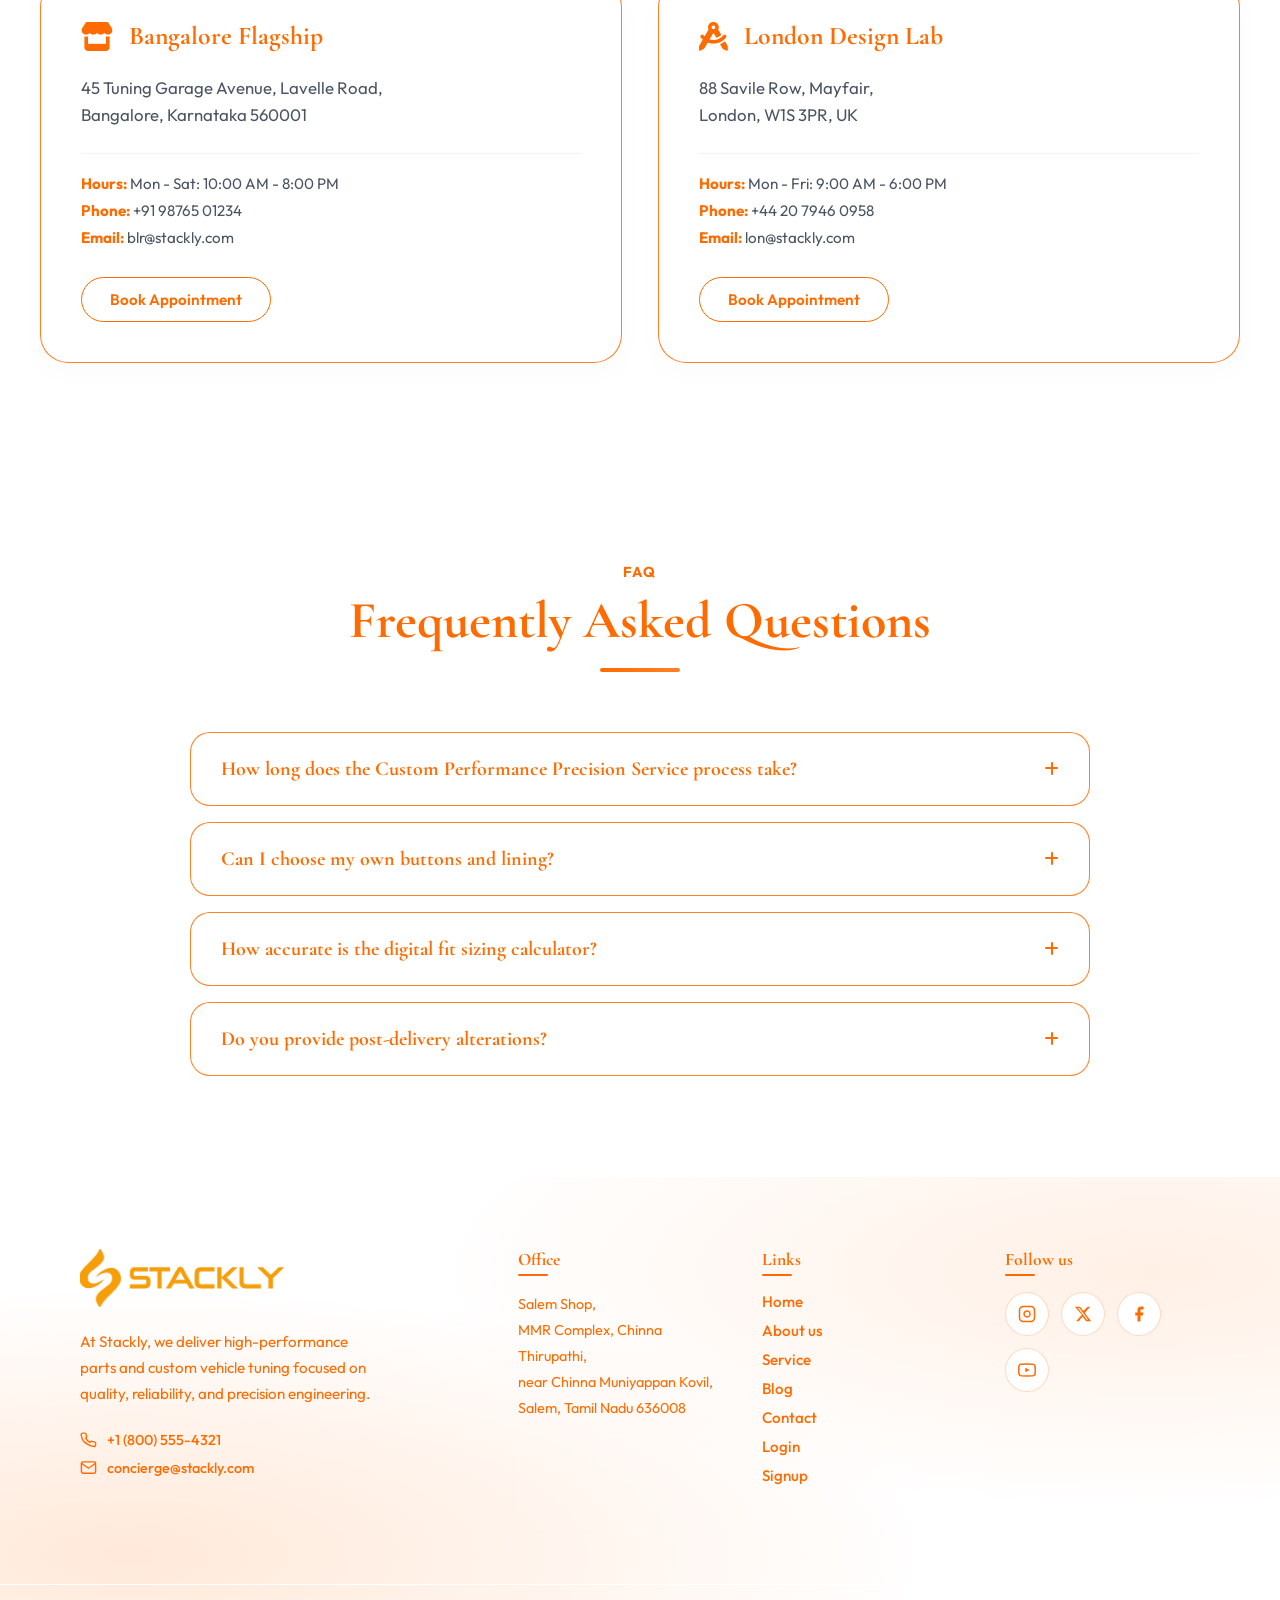
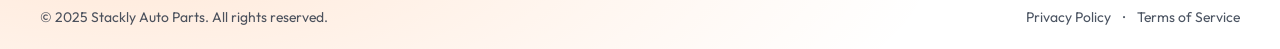
<file: contact.html>
﻿<!DOCTYPE html>
<html lang="en">
<head>
    <meta charset="UTF-8">
    <meta name="viewport" content="width=device-width, initial-scale=1.0">
    <title>Contact Us - STACKLY Auto Parts Store</title>
    <meta name="description" content="Get in touch with Stackly Tuning Garage. We are here to assist with inquiries regarding our advanced styling, size coordinates, and custom Precision Service.">
    <!-- Google Fonts: Plus Jakarta Sans & Outfit -->
    <link rel="preconnect" href="https://fonts.googleapis.com">
    <link rel="preconnect" href="https://fonts.gstatic.com" crossorigin>
    <link href="https://fonts.googleapis.com/css2?family=Outfit:wght@300;400;500;600;700;800&family=Plus+Jakarta+Sans:wght@300;400;500;600;700;800&display=swap" rel="stylesheet">
    <link rel="stylesheet" href="https://cdnjs.cloudflare.com/ajax/libs/font-awesome/6.4.0/css/all.min.css">
    <link rel="stylesheet" href="css/style.css">
    <link rel="stylesheet" href="css/contact.css">
    <link rel="stylesheet" href="css/loading.css">
</head>
<body class="contact-page">

    <!-- Scroll Progress Indicator Bar -->
    <div class="scroll-progress-container">
        <div class="scroll-progress-bar" id="page-scroll-indicator"></div>
    </div>

    <!-- Main Outer Wrapper -->
    <div class="site-wrapper" id="page-wrapper-container">
        
        <!-- Floating Pill-Shaped Navbar Header -->
        <header class="navbar-wrapper">
            <div class="navbar-pill" id="navbar-pill-element">
                <a href="index.html" class="navbar-brand" id="stackly-logo-home"><img src="assets/home/stackly logo orange.webp" alt="STACKLY Logo" class="brand-logo-img"></a>
                
                <nav class="navbar-links" id="main-nav-links">
                    <a href="index.html" class="nav-item " id="nav-item-home">Home</a>
                    <a href="about.html" class="nav-item " id="nav-item-about">About us</a>
                    <a href="service.html" class="nav-item " id="nav-item-services">Service</a>
                    <a href="products.html" class="nav-item " id="nav-item-products">Products</a>
                    <a href="blog.html" class="nav-item " id="nav-item-blog">Blog</a>
                    <a href="contact.html" class="nav-item active" id="nav-item-contact">Contact</a>
                    <!-- Mobile Nav Actions -->
                    <div class="mobile-nav-actions">
                        <a href="cart.html" class="btn-mobile-cart" style="color: var(--primary-dark); font-weight: 600; margin-bottom: 10px; display: block; text-decoration: none;"><i class="fa-solid fa-bag-shopping"></i> Cart</a>
                        <a href="login.html" class="btn-login">Login</a>
                        <a href="signup.html" class="btn-signup">Signup</a>
                    </div>
                </nav>

                <div class="navbar-actions">
                    <a href="cart.html" class="btn-cart-nav" id="btn-navbar-cart" aria-label="View Cart" style="position: relative; margin-right: 20px; color: var(--primary-dark); font-size: 1.25rem; display: inline-flex; align-items: center; text-decoration: none; transition: var(--transition-quick);">
                        <i class="fa-solid fa-bag-shopping"></i>
                        <span class="cart-badge" id="nav-cart-count" style="position: absolute; top: -8px; right: -10px; background-color: var(--primary); color: white; border-radius: 50%; width: 16px; height: 16px; display: none; align-items: center; justify-content: center; font-size: 0.65rem; font-weight: 700;">0</span>
                    </a>
                    <a href="login.html" class="btn-login" id="btn-navbar-login">Login</a>
                    <a href="signup.html" class="btn-signup" id="btn-navbar-signup">Signup</a>
                    
                    <button class="menu-hamburger" id="nav-menu-hamburger" aria-label="Toggle Navigation Menu" aria-expanded="false">
                        <span class="bar"></span>
                        <span class="bar"></span>
                        <span class="bar"></span>
                    </button>
                </div>
            </div>
        </header>

        <!-- Hero Section with Parallax Background -->
        <section class="contact-hero" id="contact-hero-trigger">
            <div class="contact-hero-bg" aria-hidden="true"></div>
            <div class="contact-hero-overlay" aria-hidden="true"></div>
            
            <div class="contact-hero-content">
                <h1 class="contact-hero-title">Contact Us</h1>
                <p class="contact-hero-subtitle">We are here to assist you with any inquiries regarding our advanced styling, custom coordinates, and personalized designer support.</p>
            </div>
        </section>

        <!-- Main Content Area: Info and Form Grid -->
        <section class="contact-main-section">
            <div class="contact-grid">
                
                <!-- Left Column: Details -->
                <div class="contact-info-col reveal-fade-right">
                    <span class="contact-eyebrow">
                        <span class="contact-eyebrow-dot"></span>
                        Contact Stackly
                    </span>
                    <h2 class="contact-main-heading">Have inquiries?<br><span>Reach out to Stackly!</span></h2>
                    <p class="contact-main-desc">Stackly Designer parts delivers advanced Automotive and custom styling solutions for Automotive boutiques and luxury retail providers.</p>
                    
                    <div class="info-cards-list">
                        <!-- Card 1: Location -->
                        <div class="info-card reveal-fade-up delay-1">
                            <div class="info-card-icon-wrap">
                                <svg viewBox="0 0 24 24" fill="none" stroke="currentColor" stroke-width="2" stroke-linecap="round" stroke-linejoin="round">
                                    <path d="M21 10c0 7-9 13-9 13s-9-6-9-13a9 9 0 0 1 18 0z"></path>
                                    <circle cx="12" cy="10" r="3"></circle>
                                </svg>
                            </div>
                            <div class="info-card-details"><a href="https://www.google.com/maps/place/Bangalore,+Karnataka,+India" target="_blank" rel="noopener noreferrer" style="text-decoration: none; color: inherit;"
                                <h4>Our Location</h4>
                                <p>Bangalore, Karnataka, India</p>
                            </a>
                            </div>
                        </div>

                        <!-- Card 2: Phone -->
                        <div class="info-card reveal-fade-up delay-2">
                            <div class="info-card-icon-wrap">
                                <svg viewBox="0 0 24 24" fill="none" stroke="currentColor" stroke-width="2" stroke-linecap="round" stroke-linejoin="round">
                                    <path d="M22 16.92v3a2 2 0 0 1-2.18 2 19.79 19.79 0 0 1-8.63-3.07A19.5 19.5 0 0 1 4.69 14a19.79 19.79 0 0 1-3.07-8.67A2 2 0 0 1 3.62 3h3a2 2 0 0 1 2 1.72c.127.96.361 1.903.7 2.81a2 2 0 0 1-.45 2.11L7.91 10.09a16 16 0 0 0 6 6l.91-.91a2 2 0 0 1 2.11-.45c.907.339 1.85.573 2.81.7A2 2 0 0 1 22 17.92z"></path>
                                </svg>
                            </div>
                            <div class="info-card-details">
                                <h4>Call Support</h4>
                                <a href="tel:+18005554321">+1 (800) 555-4321</a>
                            </div>
                        </div>

                        <!-- Card 3: Email -->
                        <div class="info-card reveal-fade-up delay-3">
                            <div class="info-card-icon-wrap">
                                <svg viewBox="0 0 24 24" fill="none" stroke="currentColor" stroke-width="2" stroke-linecap="round" stroke-linejoin="round">
                                    <path d="M4 4h16c1.1 0 2 .9 2 2v12c0 1.1-.9 2-2 2H4c-1.1 0-2-.9-2-2V6c0-1.1.9-2 2-2z"></path>
                                    <polyline points="22,6 12,13 2,6"></polyline>
                                </svg>
                            </div>
                            <div class="info-card-details">
                                <h4>Email Inquiries</h4>
                                <a href="mailto:concierge@stackly.com">concierge@stackly.com</a>
                            </div>
                        </div>
                    </div>
                </div>

                <!-- Right Column: Form -->
                <div class="contact-form-wrapper reveal-fade-left">
                    <div class="contact-form-glow" aria-hidden="true"></div>
                    <div class="contact-form-card">
                        <form id="stackly-contact-form" autocomplete="on" action="404.html">
                            <div class="form-row">
                                <div class="form-group">
                                    <label class="form-label" for="input-name">Name</label>
                                    <input type="text" class="form-input" id="input-name" placeholder="Enter your name" required autocomplete="name">
                                </div>
                                <div class="form-group">
                                    <label class="form-label" for="input-email">Email</label>
                                    <input type="email" class="form-input" id="input-email" placeholder="Enter your email" required autocomplete="email">
                                </div>
                                <div class="form-group">
                                    <label class="form-label" for="input-phone">Phone</label>
                                    <input type="tel" class="form-input" id="input-phone"
                                        placeholder="Enter your phone number (numbers only)"
                                        required
                                        autocomplete="tel"
                                        inputmode="numeric"
                                        pattern="[0-9]{7,15}"
                                        title="Please enter a valid phone number (7–15 digits, numbers only)"
                                        oninput="this.value=this.value.replace(/[^0-9]/g,'')">
                                </div>
                                <div class="form-group">
                                    <label class="form-label" for="input-message">Message</label>
                                    <textarea class="form-input" id="input-message" placeholder="Enter your message" required></textarea>
                                </div>
                            </div>
                            <div class="form-actions">
                                <button type="submit" class="btn-form-submit">
                                    <span>Send message</span>
                                    <svg viewBox="0 0 24 24" fill="none" stroke="currentColor" stroke-width="2.5" stroke-linecap="round" stroke-linejoin="round">
                                        <line x1="5" y1="12" x2="19" y2="12"></line>
                                        <polyline points="12 5 19 12 12 19"></polyline>
                                    </svg>
                                </button>
                            </div>
                        </form>
                    </div>
                </div>

            </div>
        </section>

        <!-- ===== Showroom Directory Section ===== -->
        <section class="studios-section" id="studios-section">
            <div class="studios-inner">
                <div class="section-header reveal-scroll-up">
                    <span class="section-tagline">LOCATIONS</span>
                    <h2 class="animated-gradient-heading">Our Showrooms</h2>
                    <div class="heading-line-decor"></div>
                </div>

                <div class="studios-grid reveal-scroll-up">
                    <!-- Location 1 -->
                    <div class="studio-card">
                        <div class="studio-card-header">
                            <i class="fa-solid fa-store studio-icon"></i>
                            <h3 class="studio-name">Bangalore Flagship</h3>
                        </div>
                        <address class="studio-address">
                            45 Tuning Garage Avenue, Lavelle Road,<br>
                            Bangalore, Karnataka 560001
                        </address>
                        <div class="studio-details">
                            <p><strong>Hours:</strong> Mon - Sat: 10:00 AM - 8:00 PM</p>
                            <p><strong>Phone:</strong> +91 98765 01234</p>
                            <p><strong>Email:</strong> blr@stackly.com</p>
                        </div>
                        <a href="404.html" class="studio-btn">Book Appointment</a>
                    </div>

                    <!-- Location 2 -->
                    <div class="studio-card">
                        <div class="studio-card-header">
                            <i class="fa-solid fa-compass-drafting studio-icon"></i>
                            <h3 class="studio-name">London Design Lab</h3>
                        </div>
                        <address class="studio-address">
                            88 Savile Row, Mayfair,<br>
                            London, W1S 3PR, UK
                        </address>
                        <div class="studio-details">
                            <p><strong>Hours:</strong> Mon - Fri: 9:00 AM - 6:00 PM</p>
                            <p><strong>Phone:</strong> +44 20 7946 0958</p>
                            <p><strong>Email:</strong> lon@stackly.com</p>
                        </div>
                        <a href="404.html" class="studio-btn">Book Appointment</a>
                    </div>
                </div>
            </div>
        </section>

        <!-- ===== FAQ Section ===== -->
        <section class="faq-section" id="faq-section">
            <div class="faq-inner">
                <div class="section-header reveal-scroll-up">
                    <span class="section-tagline">FAQ</span>
                    <h2 class="animated-gradient-heading">Frequently Asked Questions</h2>
                    <div class="heading-line-decor"></div>
                </div>

                <div class="faq-list reveal-scroll-up">
                    <!-- FAQ 1 -->
                    <div class="faq-item">
                        <button class="faq-question">
                            <span>How long does the Custom Performance Precision Service process take?</span>
                            <i class="fa-solid fa-plus faq-toggle-icon"></i>
                        </button>
                        <div class="faq-answer">
                            <p>Our Custom Performance Precision Service journey typically takes 3 to 5 weeks. This includes the initial consultation, pattern drafting, material sourcing, and two service sessions to ensure a flawless custom fit.</p>
                        </div>
                    </div>
                    <!-- FAQ 2 -->
                    <div class="faq-item">
                        <button class="faq-question">
                            <span>Can I choose my own buttons and lining?</span>
                            <i class="fa-solid fa-plus faq-toggle-icon"></i>
                        </button>
                        <div class="faq-answer">
                            <p>Absolutely! Personalization is at the core of Custom Performance Precision Service. You can hand-select the buttons, inner lining pattern, lapel style, pocket styles, and personalized monogram embroidery.</p>
                        </div>
                    </div>
                    <!-- FAQ 3 -->
                    <div class="faq-item">
                        <button class="faq-question">
                            <span>How accurate is the digital fit sizing calculator?</span>
                            <i class="fa-solid fa-plus faq-toggle-icon"></i>
                        </button>
                        <div class="faq-answer">
                            <p>Our digital fit calculator uses AI-assisted volumetric modeling and has a 97% first-fit accuracy rate. By asking simple questions about your profile, it estimates measurements with professional Precision Service accuracy.</p>
                        </div>
                    </div>
                    <!-- FAQ 4 -->
                    <div class="faq-item">
                        <button class="faq-question">
                            <span>Do you provide post-delivery alterations?</span>
                            <i class="fa-solid fa-plus faq-toggle-icon"></i>
                        </button>
                        <div class="faq-answer">
                            <p>Yes. Every custom Auto Part includes free alterations for up to 90 days post-delivery. Simply book a service at any of our showrooms or request a remote adjustment.</p>
                        </div>
                    </div>
                </div>
            </div>
        </section>

    </div>

    <!-- ===== Footer ===== -->
    <footer class="site-footer" id="site-footer">
        <div class="footer-bg-anim"></div>
        <div class="footer-inner">

            <!-- Col 1: Brand -->
            <div class="footer-col footer-brand-col">
                <a href="index.html" class="footer-logo-link"><img src="assets/home/stackly logo orange.webp" alt="STACKLY Logo" class="footer-logo"></a>
                <p class="footer-tagline">At Stackly, we deliver high-performance parts and custom vehicle tuning focused on quality, reliability, and precision engineering.</p>
                <div class="footer-contact-details">
                    <a href="tel:+18005551234" class="footer-contact-item">
                        <svg viewBox="0 0 24 24" fill="none" stroke="currentColor" stroke-width="2"><path d="M22 16.92v3a2 2 0 0 1-2.18 2 19.79 19.79 0 0 1-8.63-3.07A19.5 19.5 0 0 1 4.69 14a19.79 19.79 0 0 1-3.07-8.67A2 2 0 0 1 3.62 3h3a2 2 0 0 1 2 1.72c.127.96.361 1.903.7 2.81a2 2 0 0 1-.45 2.11L7.91 10.09a16 16 0 0 0 6 6l.91-.91a2 2 0 0 1 2.11-.45c.907.339 1.85.573 2.81.7A2 2 0 0 1 22 17.92z"/></svg>
                        +1 (800) 555-4321
                    </a>
                    <a href="mailto:concierge@stackly.com" class="footer-contact-item">
                        <svg viewBox="0 0 24 24" fill="none" stroke="currentColor" stroke-width="2"><path d="M4 4h16c1.1 0 2 .9 2 2v12c0 1.1-.9 2-2 2H4c-1.1 0-2-.9-2-2V6c0-1.1.9-2 2-2z"/><polyline points="22,6 12,13 2,6"/></svg>
                        concierge@stackly.com
                    </a>
                </div>
            </div>

            <!-- Col 2: Office -->
                        <div class="footer-col footer-office-col">
                <h4 class="footer-col-title">Office</h4>
                <address class="footer-address">
                    Salem Shop,<br>
                    MMR Complex, Chinna Thirupathi,<br>
                    near Chinna Muniyappan Kovil,<br>
                    Salem, Tamil Nadu 636008
                </address>
               <!-- Embedded Google Map -->
                <div class="footer-map" style="margin-top: 12px; border-radius: 8px; overflow: hidden; height: 100px; border: 1px solid rgba(255,255,255,0.1);">
                    <iframe src="https://maps.google.com/maps?q=MMR%20Complex,%20Chinna%20Thirupathi,%20near%20Chinna%20Muniyappan%20Kovil,%20Salem,%20Tamil%20Nadu%20636008&t=&z=14&ie=UTF8&iwloc=&output=embed" width="100%" height="100%" style="border:0;" allowfullscreen="" loading="lazy"></iframe>
                </div>
            </div>

            <!-- Col 3: Links -->
            <div class="footer-col footer-links-col">
                <h4 class="footer-col-title">Links</h4>
                <nav class="footer-nav">
                    <a href="index.html" class="footer-nav-link">Home</a>
                    <a href="about.html" class="footer-nav-link">About us</a>
                    <a href="service.html" class="footer-nav-link">Service</a>
                    <a href="blog.html" class="footer-nav-link">Blog</a>
                    <a href="contact.html" class="footer-nav-link">Contact</a>
                    <a href="login.html" class="footer-nav-link">Login</a>
                    <a href="signup.html" class="footer-nav-link">Signup</a>
                </nav>
            </div>

            <!-- Col 4: Follow Us -->
            <div class="footer-col footer-social-col">
                <h4 class="footer-col-title">Follow us</h4>
                <div class="footer-social-icons">
                    <a href="404.html" class="footer-social-btn" aria-label="Instagram">
                        <svg viewBox="0 0 24 24" fill="none" stroke="currentColor" stroke-width="2"><rect x="2" y="2" width="20" height="20" rx="5" ry="5"/><path d="M16 11.37A4 4 0 1 1 12.63 8 4 4 0 0 1 16 11.37z"/><line x1="17.5" y1="6.5" x2="17.51" y2="6.5"/></svg>
                    </a>
                    <a href="404.html" class="footer-social-btn" aria-label="X (Twitter)">
                        <svg viewBox="0 0 24 24" fill="currentColor"><path d="M18.244 2.25h3.308l-7.227 8.26 8.502 11.24H16.17l-4.714-6.231-5.401 6.231H2.748l7.73-8.835L1.254 2.25H8.08l4.253 5.622zm-1.161 17.52h1.833L7.084 4.126H5.117z"/></svg>
                    </a>
                    <a href="404.html" class="footer-social-btn" aria-label="Facebook">
                        <svg viewBox="0 0 24 24" fill="currentColor"><path d="M18 2h-3a5 5 0 0 0-5 5v3H7v4h3v8h4v-8h3l1-4h-4V7a1 1 0 0 1 1-1h3z"/></svg>
                    </a>
                    <a href="404.html" class="footer-social-btn" aria-label="YouTube">
                        <svg viewBox="0 0 24 24" fill="none" stroke="currentColor" stroke-width="2"><path d="M22.54 6.42a2.78 2.78 0 0 0-1.95-1.95C18.88 4 12 4 12 4s-6.88 0-8.59.46a2.78 2.78 0 0 0-1.95 1.96C1 8.12 1 12 1 12s0 3.88.46 5.58a2.78 2.78 0 0 0 1.95 1.95C5.12 20 12 20 12 20s6.88 0 8.59-.47a2.78 2.78 0 0 0 1.95-1.95C23 15.88 23 12 23 12s0-3.88-.46-5.58z"/><polygon fill="currentColor" stroke="none" points="9.75 15.02 15.5 12 9.75 8.98 9.75 15.02"/></svg>
                    </a>
                </div>
            </div>

        </div>

        <div class="footer-bottom">
            <p class="footer-copy">&copy; 2025 Stackly Auto Parts. All rights reserved.</p>
            <div class="footer-bottom-links">
                <a href="404.html">Privacy Policy</a>
                <span>·</span>
                <a href="404.html">Terms of Service</a>
            </div>
        </div>
    </footer>

    <!-- Custom Success Toast Popup -->
    <div class="success-toast" id="success-toast-message">
        <span class="success-toast-icon"><i class="fa-solid fa-check"></i></span>
        <span class="success-toast-text">Message sent successfully! We will get back to you shortly.</span>
    </div>

    <!-- Link JS files -->
    <script src="js/contact.js"></script>
    <script src="js/cart-helper.js"></script>
    <script src="js/loading.js"></script>
</body>
</html>
</file>
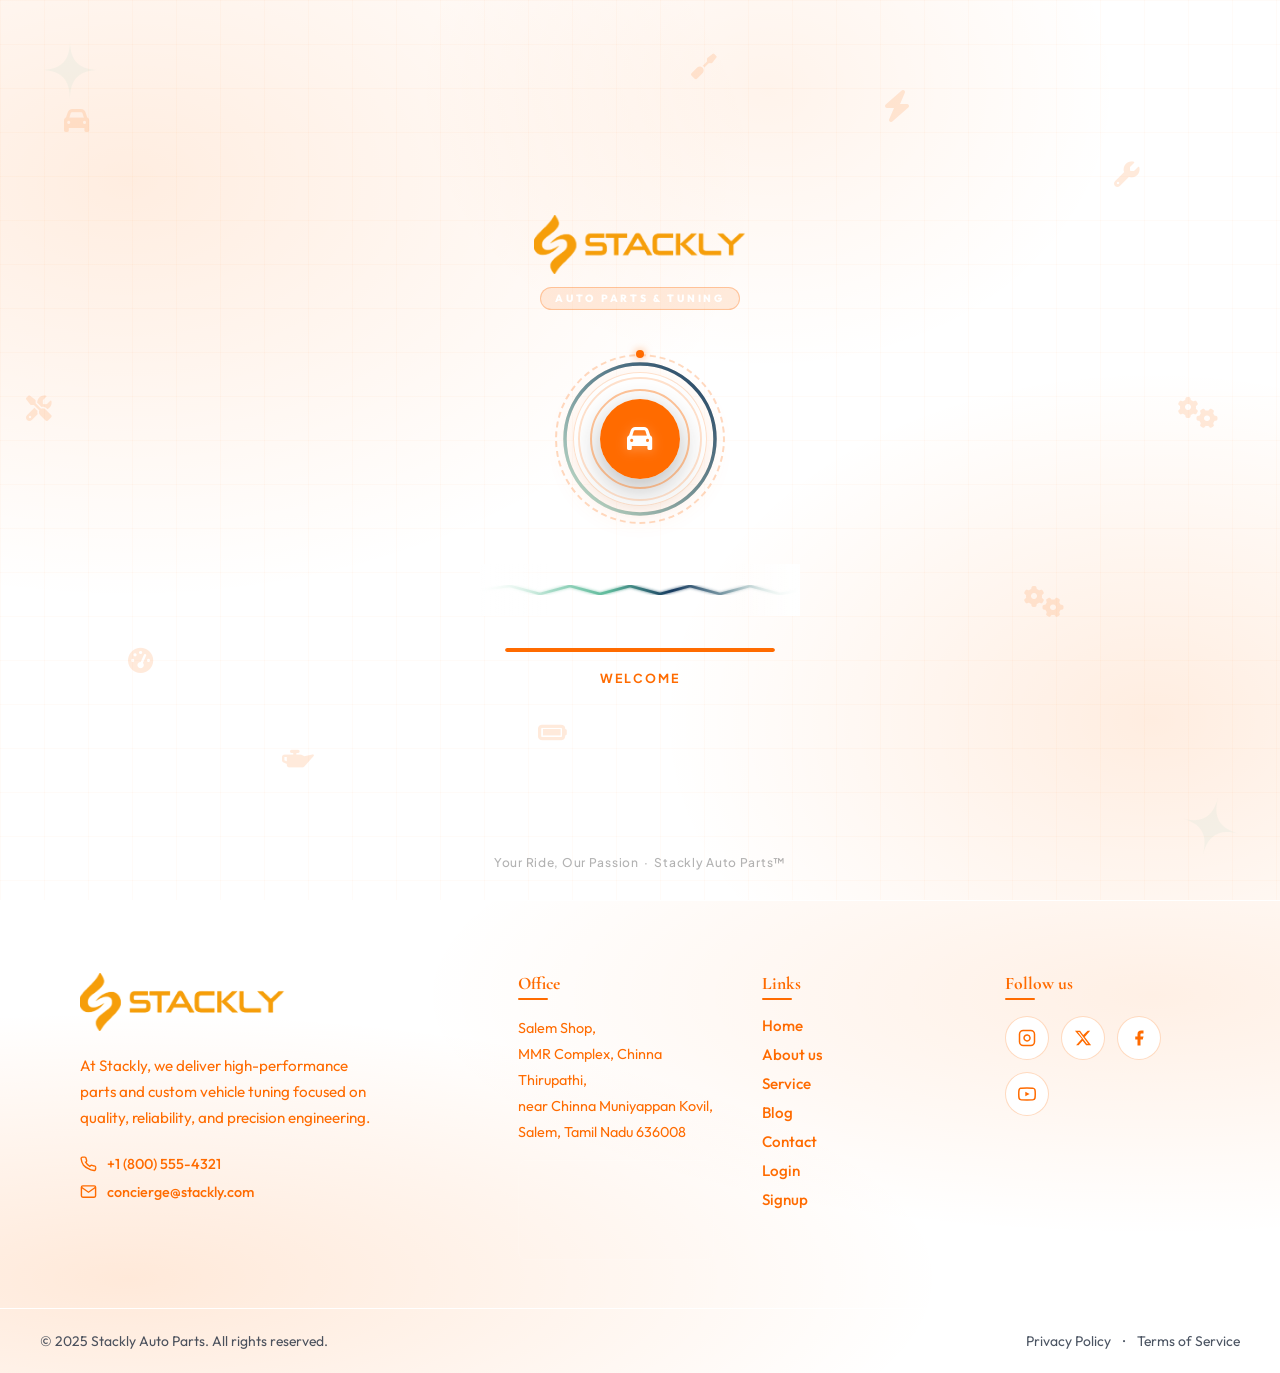
<file: login.html>
﻿<!DOCTYPE html>
<html lang="en">
<head>
    <meta charset="UTF-8">
    <meta name="viewport" content="width=device-width, initial-scale=1.0">
    <title>Login - STACKLY Auto Parts Store</title>
    <meta name="description" content="Secure login to Stackly Tuning Garage. Access client style profiles, sizing details, and custom coordinates.">
    <!-- Google Fonts: Plus Jakarta Sans & Outfit -->
    <link rel="preconnect" href="https://fonts.googleapis.com">
    <link rel="preconnect" href="https://fonts.gstatic.com" crossorigin>
    <link href="https://fonts.googleapis.com/css2?family=Outfit:wght@300;400;500;600;700;800&family=Plus+Jakarta+Sans:wght@300;400;500;600;700;800&display=swap" rel="stylesheet">
    <link rel="stylesheet" href="https://cdnjs.cloudflare.com/ajax/libs/font-awesome/6.4.0/css/all.min.css">
    <link rel="stylesheet" href="css/style.css">
    <link rel="stylesheet" href="css/auth.css">
    <link rel="stylesheet" href="css/loading.css">
</head>
<body class="login-page">

    <!-- Scroll Progress Indicator Bar -->
    <div class="scroll-progress-container">
        <div class="scroll-progress-bar" id="page-scroll-indicator"></div>
    </div>

    <!-- Main Outer Wrapper -->
    <div class="site-wrapper" id="page-wrapper-container">
        
        <!-- Floating Pill-Shaped Navbar Header -->
        <header class="navbar-wrapper">
            <div class="navbar-pill" id="navbar-pill-element">
                <a href="index.html" class="navbar-brand" id="stackly-logo-home"><img src="assets/home/stackly logo orange.webp" alt="STACKLY Logo" class="brand-logo-img"></a>
                
                                <nav class="navbar-links" id="main-nav-links">
                    <a href="index.html" class="nav-item " id="nav-item-home">Home</a>
                    <a href="about.html" class="nav-item " id="nav-item-about">About us</a>
                    <a href="service.html" class="nav-item " id="nav-item-services">Service</a>
                    <a href="products.html" class="nav-item " id="nav-item-products">Products</a>
                    <a href="blog.html" class="nav-item " id="nav-item-blog">Blog</a>
                    <a href="contact.html" class="nav-item " id="nav-item-contact">Contact</a>
                    <!-- Mobile Nav Actions -->
                    <div class="mobile-nav-actions">
                        <a href="cart.html" class="btn-mobile-cart" style="color: var(--primary-dark); font-weight: 600; margin-bottom: 10px; display: block; text-decoration: none;"><i class="fa-solid fa-bag-shopping"></i> Cart</a>
                        <a href="login.html" class="btn-login">Login</a>
                        <a href="signup.html" class="btn-signup">Signup</a>
                    </div>
                </nav>

                                <div class="navbar-actions">
                    <a href="cart.html" class="btn-cart-nav" id="btn-navbar-cart" aria-label="View Cart" style="position: relative; margin-right: 20px; color: var(--primary-dark); font-size: 1.25rem; display: inline-flex; align-items: center; text-decoration: none; transition: var(--transition-quick);">
                        <i class="fa-solid fa-bag-shopping"></i>
                        <span class="cart-badge" id="nav-cart-count" style="position: absolute; top: -8px; right: -10px; background-color: var(--primary); color: white; border-radius: 50%; width: 16px; height: 16px; display: none; align-items: center; justify-content: center; font-size: 0.65rem; font-weight: 700;">0</span>
                    </a>
                    <a href="login.html" class="btn-signup" id="btn-navbar-login">Login</a>
                    <a href="signup.html" class="btn-login" id="btn-navbar-signup">Signup</a>
                    
                    <button class="menu-hamburger" id="nav-menu-hamburger" aria-label="Toggle Navigation Menu" aria-expanded="false">
                        <span class="bar"></span>
                        <span class="bar"></span>
                        <span class="bar"></span>
                    </button>
                </div>
            </div>
        </header>

        <!-- Main Authentication Area -->
        <section class="auth-main-section">
            <div class="auth-grid">
                
                <!-- Left Column: Visual Area -->
                <div class="auth-info-col reveal-fade-right">
                    <span class="auth-eyebrow">
                        <span class="auth-eyebrow-dot"></span>
                        SECURE ACCESS
                    </span>
                    <h2 class="auth-main-heading">Welcome back to<br><span>Stackly Tuning Garage</span></h2>
                    <p class="auth-main-desc">Access your personal style profiles, order history, Precision Service measurements, and exclusive styling recommendations.</p>
                    
                    <!-- tuning technician Image Card with Parallax and Float chips -->
                    <div class="auth-img-frame">
                        <img src="assets/auth/login_designer.webp" alt="Smiling tuning technician designer" class="auth-image-inner">
                        
                        <!-- Chip 1: Secure Server -->
                        <div class="auth-float-chip auth-chip-top-right">
                            <span class="auth-chip-icon"><i class="fa-solid fa-lock"></i></span>
                            <div class="auth-chip-details">
                                <p>SSL Secure</p>
                                <span>256-bit Encrypted</span>
                            </div>
                        </div>
 
                        <!-- Chip 2: Quick Support -->
                        <div class="auth-float-chip auth-chip-bottom-left">
                            <span class="auth-chip-icon"><i class="fa-solid fa-scissors"></i></span>
                            <div class="auth-chip-details">
                                <p>Quick Support</p>
                                <span>Always Available</span>
                            </div>
                        </div>
                    </div>
                </div>

                <!-- Right Column: Glassmorphic Card -->
                <div class="auth-form-wrapper reveal-fade-left">
                    <div class="auth-card-glow" aria-hidden="true"></div>
                    <div class="auth-form-card">
                        
                        <!-- Switch Tabs (User / Admin) -->
                        <div class="auth-tabs-container">
                            <div class="auth-tabs">
                                <button type="button" class="auth-tab active" data-role="user">Auto Parts Club Login</button>
                                <button type="button" class="auth-tab" data-role="admin">Admin Login</button>
                                <div class="auth-tab-slider"></div>
                            </div>
                        </div>

                        <form id="stackly-auth-form" data-redirect="dashboard.html" data-loading-text="Logging in..." autocomplete="on">
                            <!-- Hidden Field Tracking Active Role -->
                            <input type="hidden" name="role" id="input-role" value="user">

                            <div class="form-row">
                                <!-- Email Input Group -->
                                <div class="form-group">
                                    <label class="form-label role-dynamic-text" for="input-email" data-user-label="client Email Address" data-admin-label="Administrator Email Address">client Email Address</label>
                                    <input type="email" class="form-input" id="input-email" placeholder="username@gmail.com" required autocomplete="email">
                                    <div class="error-message">
                                        <svg viewBox="0 0 24 24" fill="none" stroke="currentColor" stroke-width="2.5" width="14" height="14">
                                            <circle cx="12" cy="12" r="10"></circle>
                                            <line x1="12" y1="8" x2="12" y2="12"></line>
                                            <line x1="12" y1="16" x2="12.01" y2="16"></line>
                                        </svg>
                                        <span class="error-text">Please enter a valid @gmail.com email.</span>
                                    </div>
                                </div>

                                <!-- Password Input Group with Eye option -->
                                <div class="form-group">
                                    <label class="form-label" for="input-password">Password</label>
                                    <div class="password-input-wrapper">
                                        <input type="password" class="form-input" id="input-password" placeholder="••••••••" required autocomplete="current-password">
                                        <button type="button" class="btn-eye-toggle" aria-label="Toggle Password Visibility">
                                            <!-- SVG Eye Open -->
                                            <svg class="icon-eye-open" viewBox="0 0 24 24" fill="none" stroke="currentColor" stroke-width="2" stroke-linecap="round" stroke-linejoin="round">
                                                <path d="M1 12s4-8 11-8 11 8 11 8-4 8-11 8-11-8-11-8z"></path>
                                                <circle cx="12" cy="12" r="3"></circle>
                                            </svg>
                                            <!-- SVG Eye Closed (hidden by default) -->
                                            <svg class="icon-eye-closed" viewBox="0 0 24 24" fill="none" stroke="currentColor" stroke-width="2" stroke-linecap="round" stroke-linejoin="round" style="display: none;">
                                                <path d="M17.94 17.94A10.07 10.07 0 0 1 12 20c-7 0-11-8-11-8a18.45 18.45 0 0 1 5.06-5.94M9.9 4.24A9.12 9.12 0 0 1 12 4c7 0 11 8 11 8a18.5 18.5 0 0 1-2.16 3.19m-6.72-1.07a3 3 0 1 1-4.24-4.24"></path>
                                                <line x1="1" y1="1" x2="23" y2="23"></line>
                                            </svg>
                                        </button>
                                    </div>
                                    <div class="error-message">
                                        <svg viewBox="0 0 24 24" fill="none" stroke="currentColor" stroke-width="2.5" width="14" height="14">
                                            <circle cx="12" cy="12" r="10"></circle>
                                            <line x1="12" y1="8" x2="12" y2="12"></line>
                                            <line x1="12" y1="16" x2="12.01" y2="16"></line>
                                        </svg>
                                        <span class="error-text">Please fill in this field.</span>
                                    </div>
                                </div>

                                <!-- Checkbox & Forgot Password Options Group -->
                                <div class="form-group checkbox-group">
                                    <div class="form-options-row">
                                        <label class="checkbox-container">
                                            <input type="checkbox" id="input-terms" class="form-checkbox" required>
                                            <span class="checkbox-text">I agree to the <a href="404.html">Terms & Conditions</a></span>
                                        </label>
                                        <a href="404.html" class="forgot-password-link">Forgot Password?</a>
                                    </div>
                                    <div class="error-message">
                                        <svg viewBox="0 0 24 24" fill="none" stroke="currentColor" stroke-width="2.5" width="14" height="14">
                                            <circle cx="12" cy="12" r="10"></circle>
                                            <line x1="12" y1="8" x2="12" y2="12"></line>
                                            <line x1="12" y1="16" x2="12.01" y2="16"></line>
                                        </svg>
                                        <span class="error-text">You must agree to the terms to proceed.</span>
                                    </div>
                                </div>
                            </div>

                            <!-- Form Action Button -->
                            <div class="form-actions">
                                <button type="submit" class="btn-form-submit" data-loading-text="Logging in...">
                                    <span>Login to Account</span>
                                </button>
                            </div>

                            <!-- Registration Switcher Text -->
                            <div class="auth-subtext">
                                Don't have an account?<a href="signup.html">Sign up</a>
                            </div>
                        </form>

                    </div>
                </div>

            </div>
        </section>

    </div>

    <!-- ===== Footer ===== -->
    <footer class="site-footer" id="site-footer">
        <div class="footer-bg-anim"></div>
        <div class="footer-inner">

            <!-- Col 1: Brand -->
            <div class="footer-col footer-brand-col">
                <a href="index.html" class="footer-logo-link"><img src="assets/home/stackly logo orange.webp" alt="STACKLY Logo" class="footer-logo"></a>
                <p class="footer-tagline">At Stackly, we deliver high-performance parts and custom vehicle tuning focused on quality, reliability, and precision engineering.</p>
                <div class="footer-contact-details">
                    <a href="tel:+18005551234" class="footer-contact-item">
                        <svg viewBox="0 0 24 24" fill="none" stroke="currentColor" stroke-width="2"><path d="M22 16.92v3a2 2 0 0 1-2.18 2 19.79 19.79 0 0 1-8.63-3.07A19.5 19.5 0 0 1 4.69 14a19.79 19.79 0 0 1-3.07-8.67A2 2 0 0 1 3.62 3h3a2 2 0 0 1 2 1.72c.127.96.361 1.903.7 2.81a2 2 0 0 1-.45 2.11L7.91 10.09a16 16 0 0 0 6 6l.91-.91a2 2 0 0 1 2.11-.45c.907.339 1.85.573 2.81.7A2 2 0 0 1 22 17.92z"/></svg>
                        +1 (800) 555-4321
                    </a>
                    <a href="mailto:concierge@stackly.com" class="footer-contact-item">
                        <svg viewBox="0 0 24 24" fill="none" stroke="currentColor" stroke-width="2"><path d="M4 4h16c1.1 0 2 .9 2 2v12c0 1.1-.9 2-2 2H4c-1.1 0-2-.9-2-2V6c0-1.1.9-2 2-2z"/><polyline points="22,6 12,13 2,6"/></svg>
                        concierge@stackly.com
                    </a>
                </div>
            </div>

            <!-- Col 2: Office -->
                        <div class="footer-col footer-office-col">
                <h4 class="footer-col-title">Office</h4>
                <address class="footer-address">
                    Salem Shop,<br>
                    MMR Complex, Chinna Thirupathi,<br>
                    near Chinna Muniyappan Kovil,<br>
                    Salem, Tamil Nadu 636008
                </address>
                <!-- Embedded Google Map -->
                <div class="footer-map" style="margin-top: 12px; border-radius: 8px; overflow: hidden; height: 100px; border: 1px solid rgba(255,255,255,0.1);">
                    <iframe src="https://maps.google.com/maps?q=MMR%20Complex,%20Chinna%20Thirupathi,%20near%20Chinna%20Muniyappan%20Kovil,%20Salem,%20Tamil%20Nadu%20636008&t=&z=14&ie=UTF8&iwloc=&output=embed" width="100%" height="100%" style="border:0;" allowfullscreen="" loading="lazy"></iframe>
                </div>
            </div>

            <!-- Col 3: Links -->
            <div class="footer-col footer-links-col">
                <h4 class="footer-col-title">Links</h4>
                <nav class="footer-nav">
                    <a href="index.html" class="footer-nav-link">Home</a>
                    <a href="about.html" class="footer-nav-link">About us</a>
                    <a href="service.html" class="footer-nav-link">Service</a>
                    <a href="blog.html" class="footer-nav-link">Blog</a>
                    <a href="contact.html" class="footer-nav-link">Contact</a>
                    <a href="login.html" class="footer-nav-link">Login</a>
                    <a href="signup.html" class="footer-nav-link">Signup</a>
                </nav>
            </div>

            <!-- Col 4: Follow Us -->
            <div class="footer-col footer-social-col">
                <h4 class="footer-col-title">Follow us</h4>
                <div class="footer-social-icons">
                    <a href="404.html" class="footer-social-btn" aria-label="Instagram">
                        <svg viewBox="0 0 24 24" fill="none" stroke="currentColor" stroke-width="2"><rect x="2" y="2" width="20" height="20" rx="5" ry="5"/><path d="M16 11.37A4 4 0 1 1 12.63 8 4 4 0 0 1 16 11.37z"/><line x1="17.5" y1="6.5" x2="17.51" y2="6.5"/></svg>
                    </a>
                    <a href="404.html" class="footer-social-btn" aria-label="X (Twitter)">
                        <svg viewBox="0 0 24 24" fill="currentColor"><path d="M18.244 2.25h3.308l-7.227 8.26 8.502 11.24H16.17l-4.714-6.231-5.401 6.231H2.748l7.73-8.835L1.254 2.25H8.08l4.253 5.622zm-1.161 17.52h1.833L7.084 4.126H5.117z"/></svg>
                    </a>
                    <a href="404.html" class="footer-social-btn" aria-label="Facebook">
                        <svg viewBox="0 0 24 24" fill="currentColor"><path d="M18 2h-3a5 5 0 0 0-5 5v3H7v4h3v8h4v-8h3l1-4h-4V7a1 1 0 0 1 1-1h3z"/></svg>
                    </a>
                    <a href="404.html" class="footer-social-btn" aria-label="YouTube">
                        <svg viewBox="0 0 24 24" fill="none" stroke="currentColor" stroke-width="2"><path d="M22.54 6.42a2.78 2.78 0 0 0-1.95-1.95C18.88 4 12 4 12 4s-6.88 0-8.59.46a2.78 2.78 0 0 0-1.95 1.96C1 8.12 1 12 1 12s0 3.88.46 5.58a2.78 2.78 0 0 0 1.95 1.95C5.12 20 12 20 12 20s6.88 0 8.59-.47a2.78 2.78 0 0 0 1.95-1.95C23 15.88 23 12 23 12s0-3.88-.46-5.58z"/><polygon fill="currentColor" stroke="none" points="9.75 15.02 15.5 12 9.75 8.98 9.75 15.02"/></svg>
                    </a>
                </div>
            </div>

        </div>

        <div class="footer-bottom">
            <p class="footer-copy">&copy; 2025 Stackly Auto Parts. All rights reserved.</p>
            <div class="footer-bottom-links">
                <a href="404.html">Privacy Policy</a>
                <span>·</span>
                <a href="404.html">Terms of Service</a>
            </div>
        </div>
    </footer>

    <!-- Custom Success Toast Popup -->
    <div class="success-toast" id="success-toast-message">
        <span class="success-toast-icon"><i class="fa-solid fa-check"></i></span>
        <span class="success-toast-text">Login Successful! Welcome back.</span>
    </div>

    <!-- Link JS script -->
    <script src="js/auth.js"></script>
    <script src="js/cart-helper.js"></script>
    <script src="js/loading.js"></script>
</body>
</html>
</file>
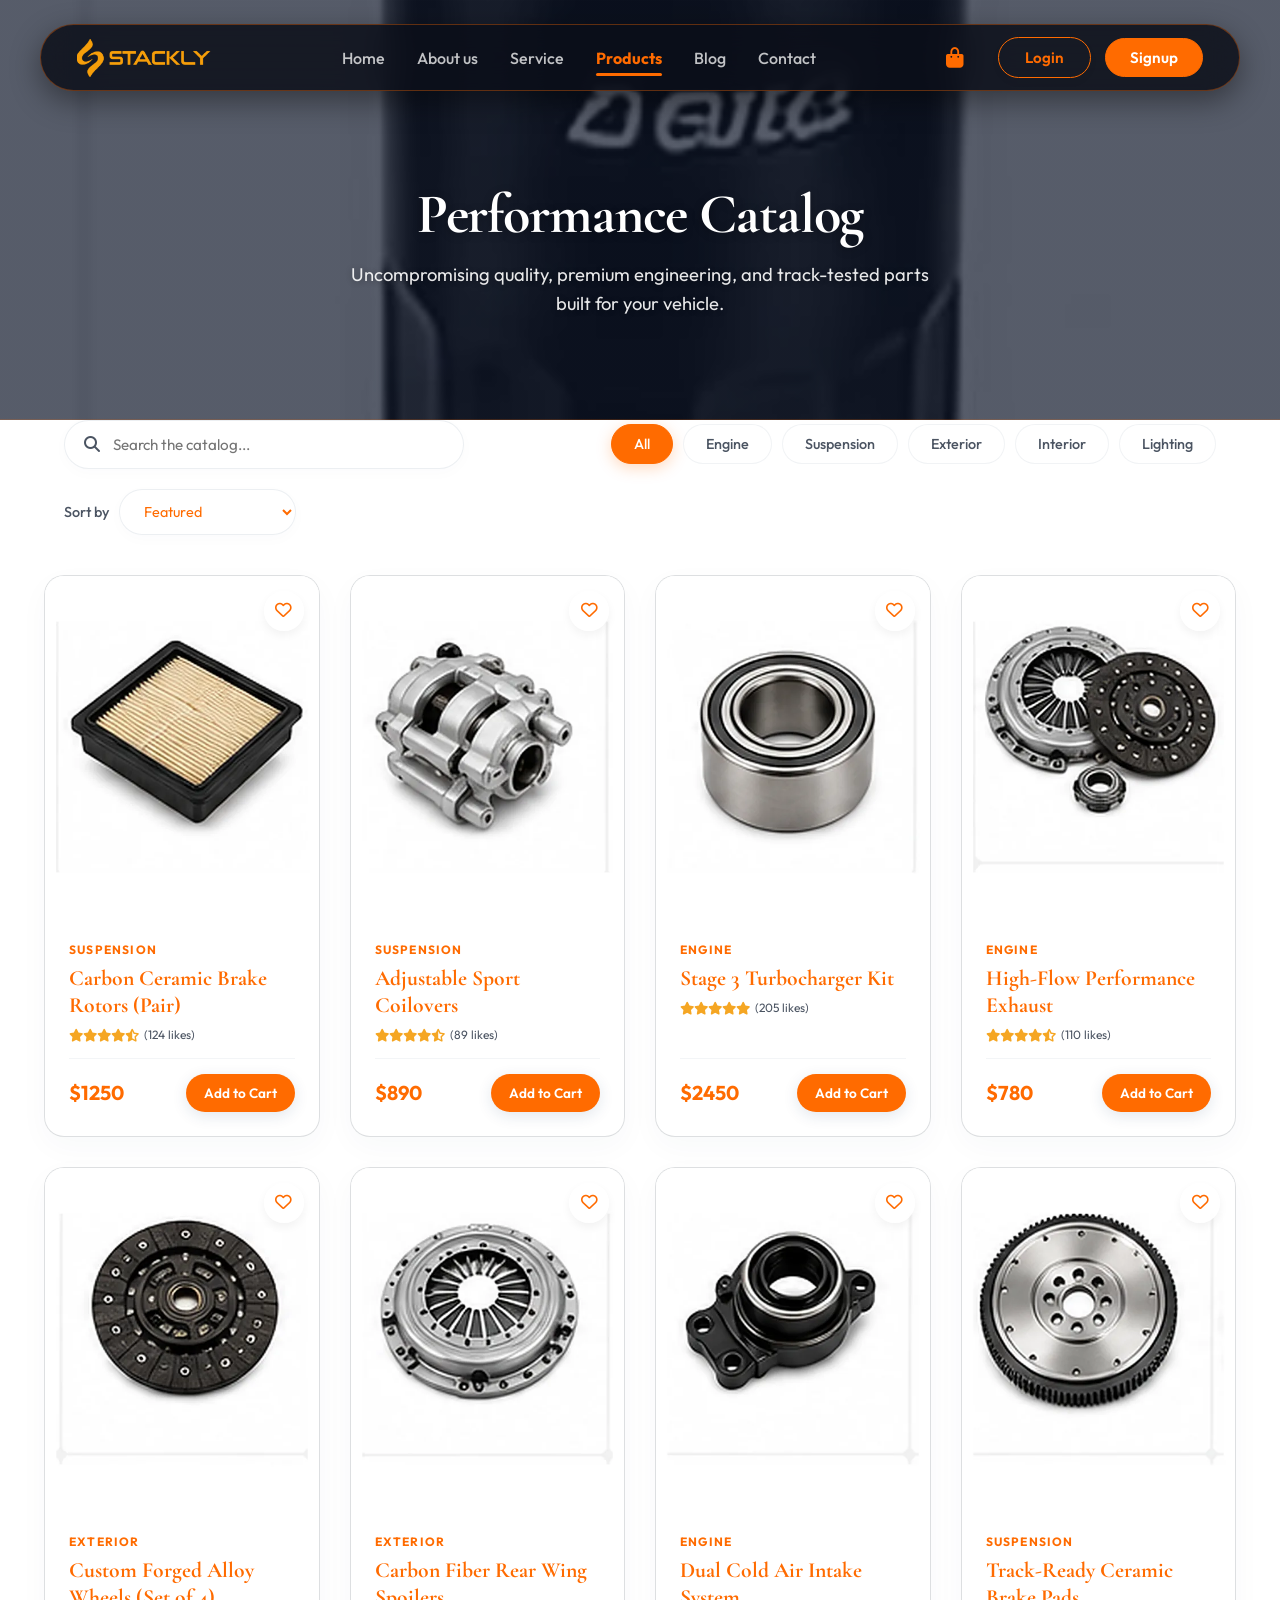
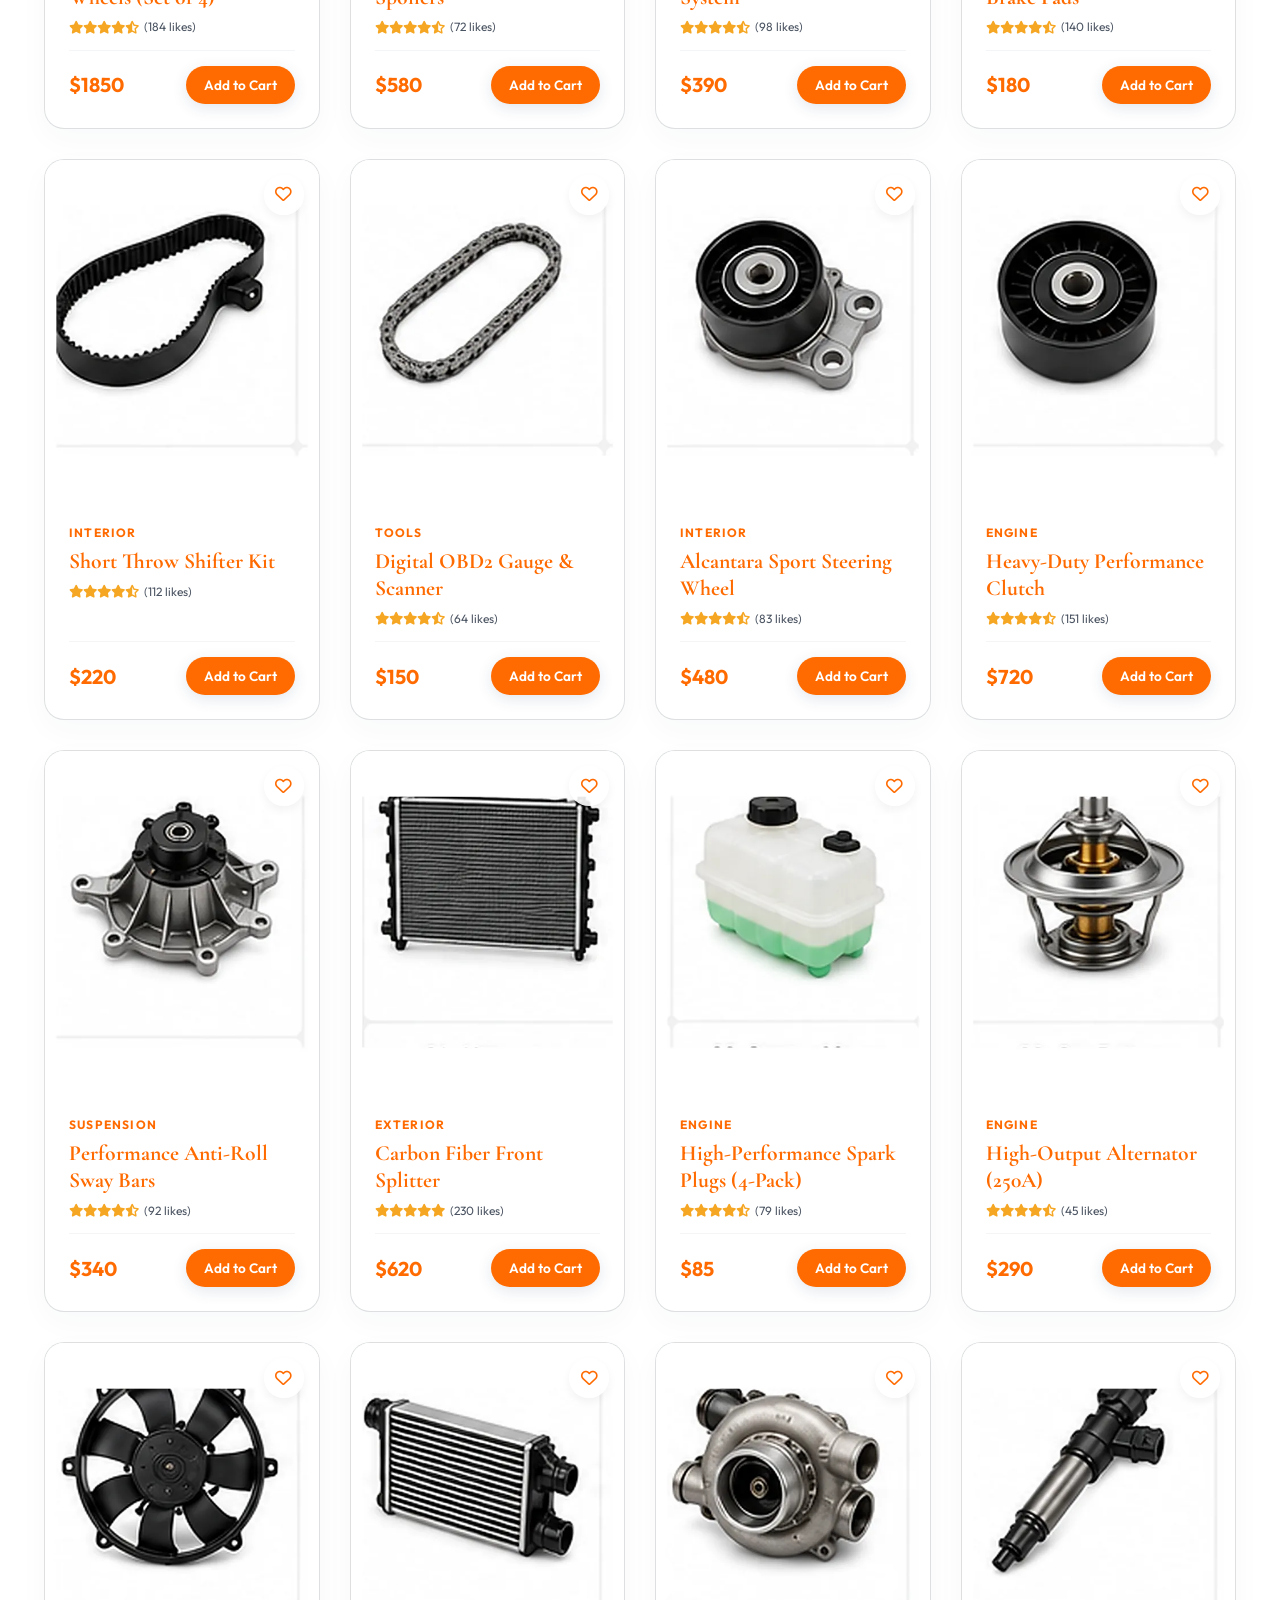
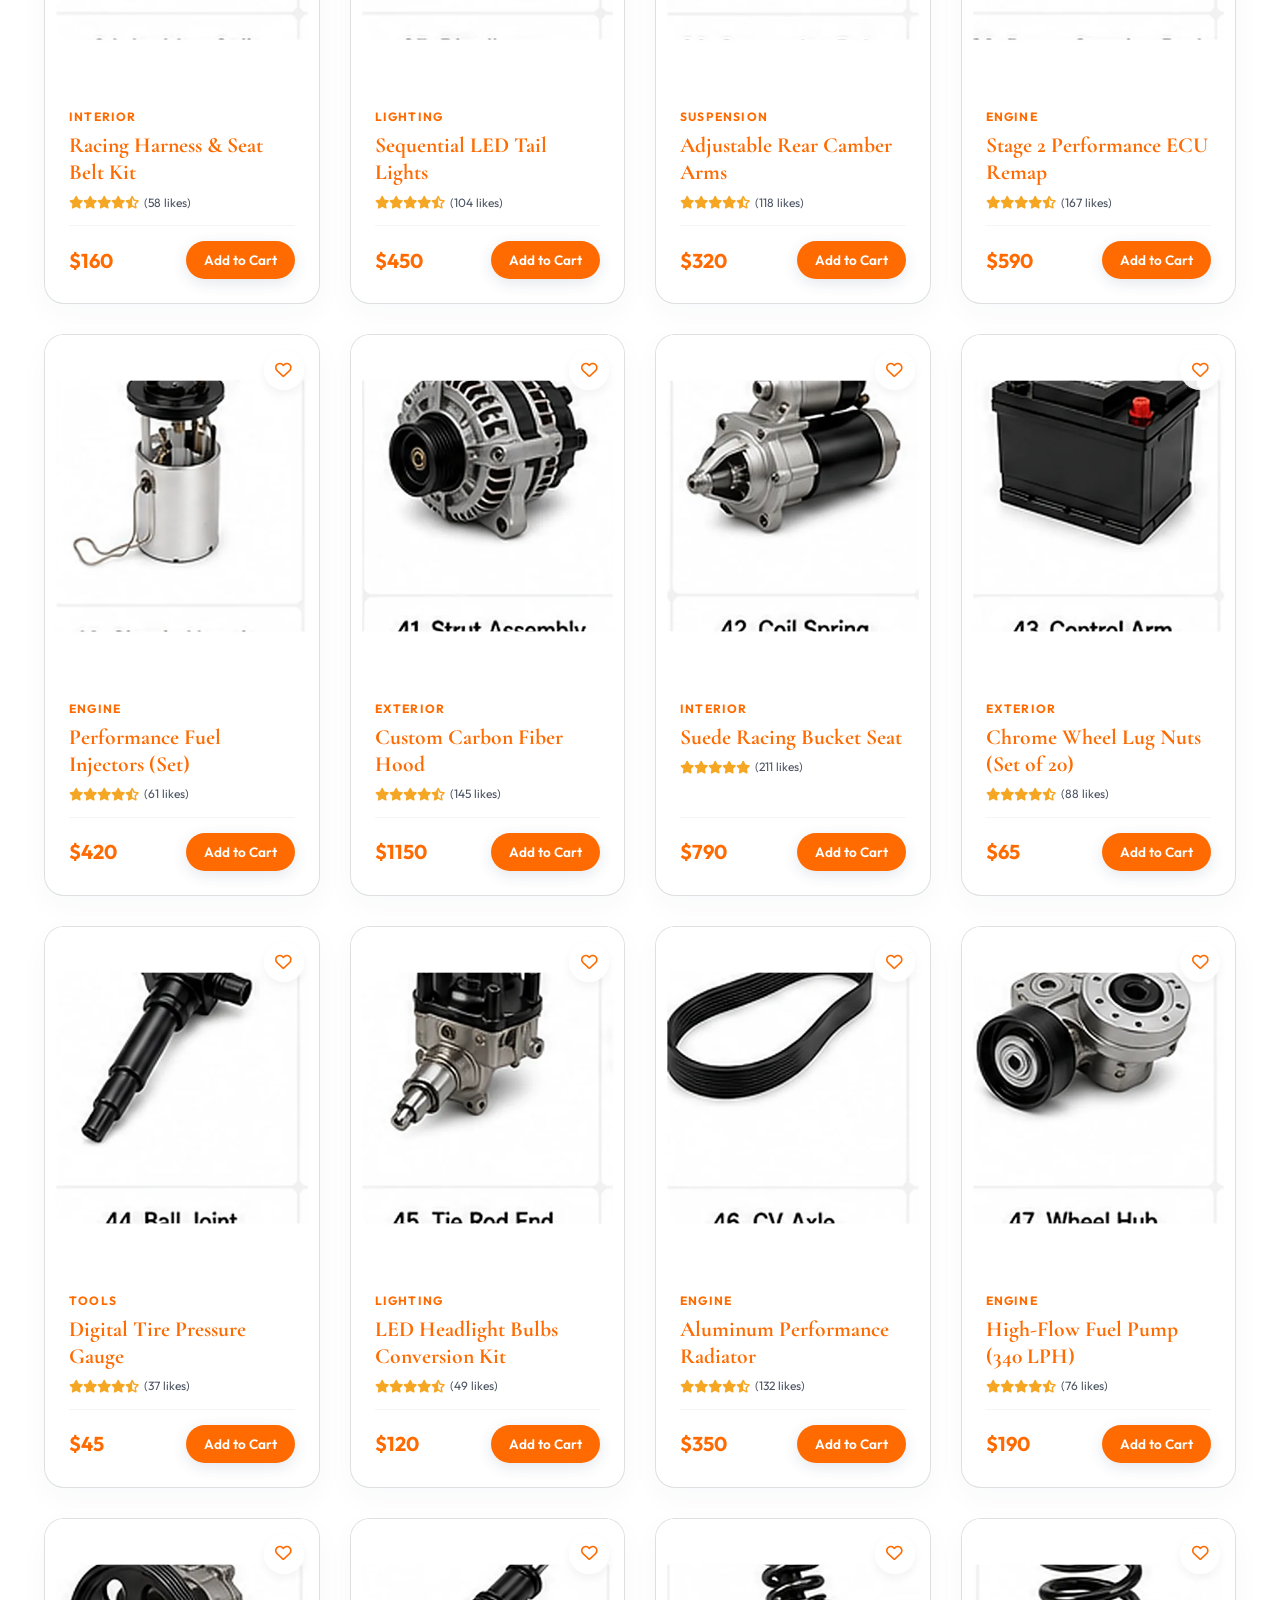
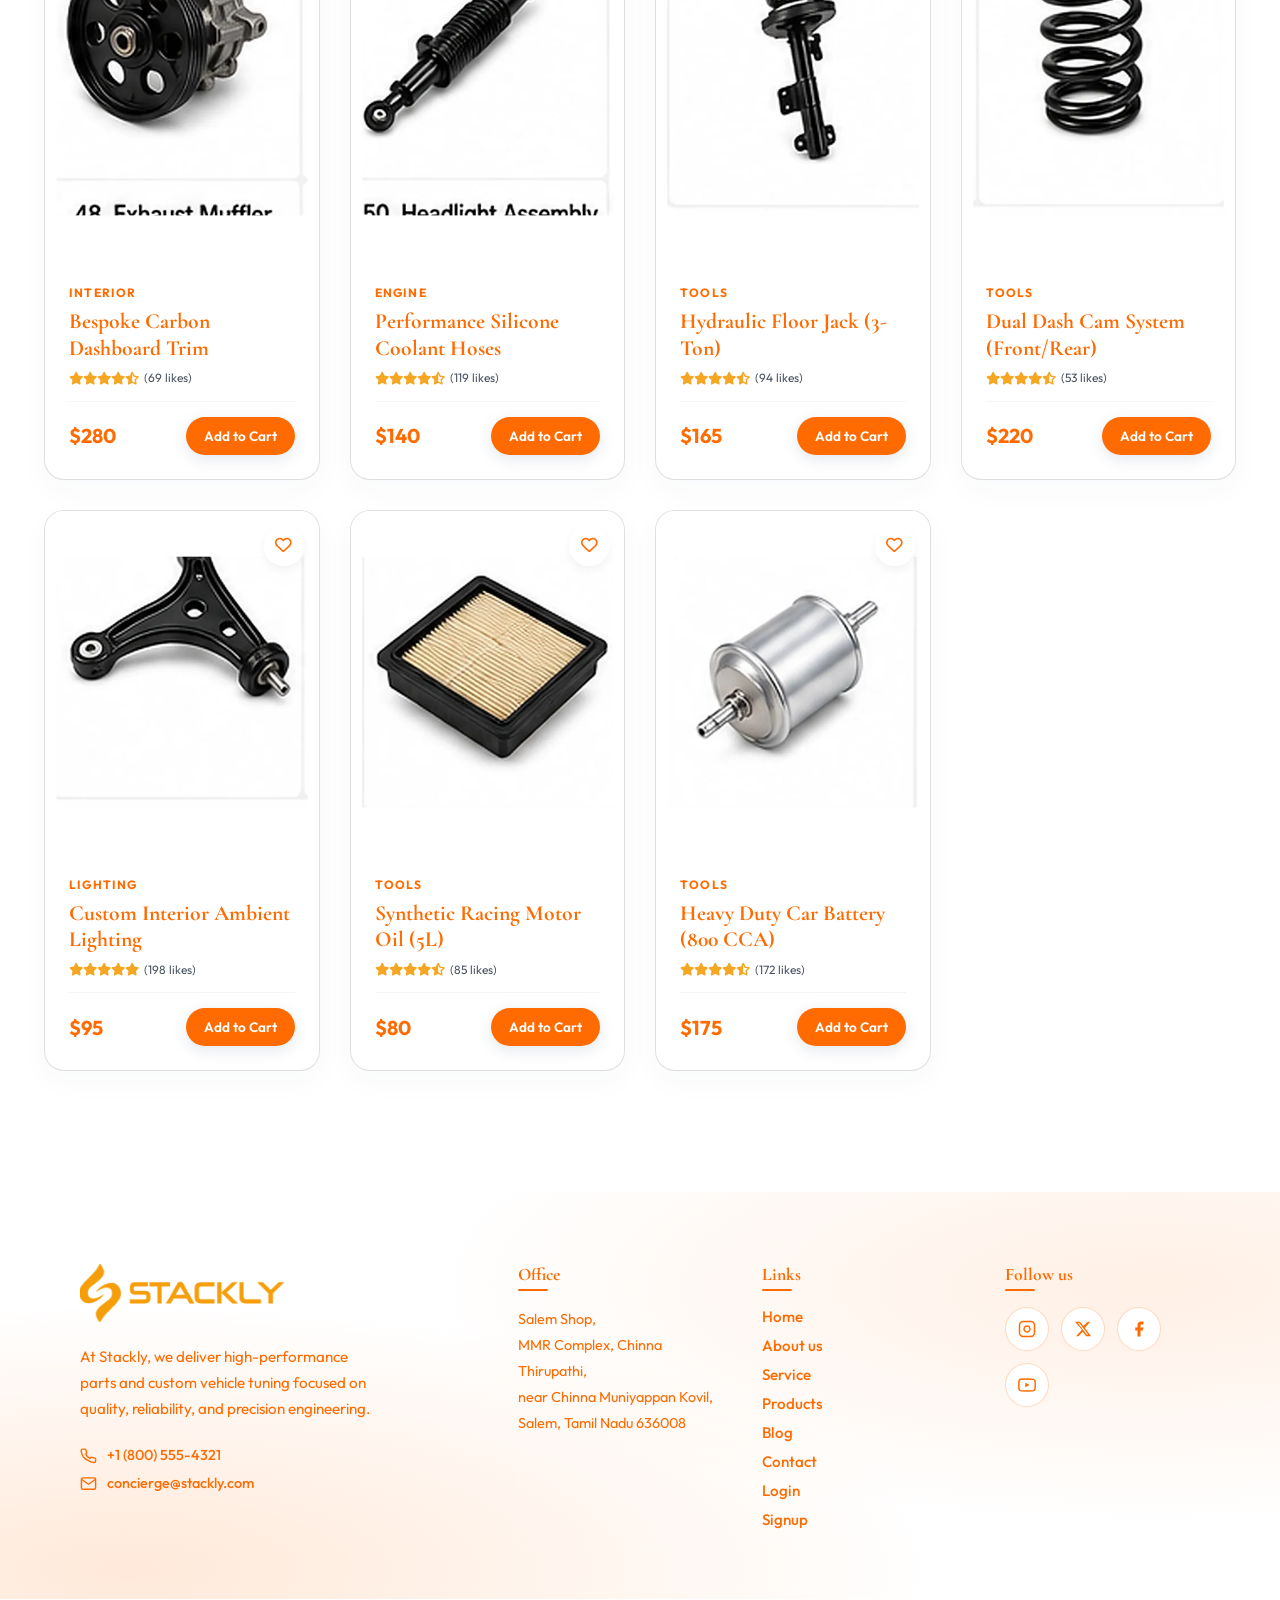
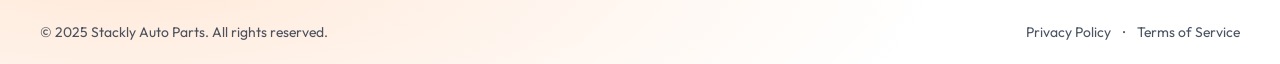
<file: products.html>
﻿<!DOCTYPE html>
<html lang="en">
<head>
    <meta charset="UTF-8">
    <meta name="viewport" content="width=device-width, initial-scale=1.0">
    <title>Exquisite Catalog - STACKLY Auto Parts</title>
    <meta name="description" content="Browse our curations of performance components, premium alloys, and track-tested auto parts.">
    <!-- Google Fonts: Plus Jakarta Sans & Outfit & Cormorant Garamond -->
    <link rel="preconnect" href="https://fonts.googleapis.com">
    <link rel="preconnect" href="https://fonts.gstatic.com" crossorigin>
    <link href="https://fonts.googleapis.com/css2?family=Cormorant+Garamond:ital,wght@0,300;0,400;0,500;0,600;0,700;1,400&family=Outfit:wght@300;400;500;600;700;800&family=Plus+Jakarta+Sans:wght@300;400;500;600;700;800&display=swap" rel="stylesheet">
    <link rel="stylesheet" href="https://cdnjs.cloudflare.com/ajax/libs/font-awesome/6.4.0/css/all.min.css">
    <link rel="stylesheet" href="css/style.css">
    <link rel="stylesheet" href="css/products.css">
    <link rel="stylesheet" href="css/loading.css">
</head>
<body>

    <!-- Scroll Progress Indicator Bar -->
    <div class="scroll-progress-container">
        <div class="scroll-progress-bar" id="page-scroll-indicator"></div>
    </div>

    <!-- Main Outer Wrapper -->
    <div class="site-wrapper" id="page-wrapper-container">

        <!-- Floating Pill-Shaped Navbar Header -->
        <header class="navbar-wrapper reveal-fade" id="products-navbar">
            <div class="navbar-pill" id="navbar-pill-element">
                <a href="index.html" class="navbar-brand"><img src="assets/home/stackly logo orange.webp" alt="STACKLY Logo" class="brand-logo-img"></a>
                
                <nav class="navbar-links" id="main-nav-links">
                    <a href="index.html" class="nav-item" id="nav-item-home">Home</a>
                    <a href="about.html" class="nav-item" id="nav-item-about">About us</a>
                    <a href="service.html" class="nav-item" id="nav-item-services">Service</a>
                    <a href="products.html" class="nav-item active" id="nav-item-products">Products</a>
                    <a href="blog.html" class="nav-item" id="nav-item-blog">Blog</a>
                    <a href="contact.html" class="nav-item" id="nav-item-contact">Contact</a>
                    <!-- Mobile Nav Actions -->
                    <div class="mobile-nav-actions">
                        <a href="cart.html" class="btn-mobile-cart" style="color: var(--primary-dark); font-weight: 600; margin-bottom: 10px; display: block; text-decoration: none;"><i class="fa-solid fa-bag-shopping"></i> Cart</a>
                        <a href="login.html" class="btn-login">Login</a>
                        <a href="signup.html" class="btn-signup">Signup</a>
                    </div>
                </nav>

                <div class="navbar-actions">
                    <a href="cart.html" class="btn-cart-nav" id="btn-navbar-cart" aria-label="View Cart" style="position: relative; margin-right: 20px; color: var(--primary-dark); font-size: 1.25rem; display: inline-flex; align-items: center; text-decoration: none; transition: var(--transition-quick);">
                        <i class="fa-solid fa-bag-shopping"></i>
                        <span class="cart-badge" id="nav-cart-count" style="position: absolute; top: -8px; right: -10px; background-color: var(--primary); color: white; border-radius: 50%; width: 16px; height: 16px; display: none; align-items: center; justify-content: center; font-size: 0.65rem; font-weight: 700;">0</span>
                    </a>
                    <a href="login.html" class="btn-login" id="btn-navbar-login">Login</a>
                    <a href="signup.html" class="btn-signup" id="btn-navbar-signup">Signup</a>
                    
                    <button class="menu-hamburger" id="nav-menu-hamburger" aria-label="Toggle Navigation Menu" aria-expanded="false">
                        <span class="bar"></span>
                        <span class="bar"></span>
                        <span class="bar"></span>
                    </button>
                </div>
            </div>
        </header>

        <!-- Products Hero Section -->
        <section class="products-hero">
            <h1 class="products-hero-title reveal-fade">Performance Catalog</h1>
            <p class="products-hero-subtitle reveal-fade" style="animation-delay: 0.1s;">Uncompromising quality, premium engineering, and track-tested parts built for your vehicle.</p>
        </section>

        <!-- Controls Bar -->
        <section class="products-control-bar reveal-fade" style="animation-delay: 0.2s;">
            <!-- Search -->
            <div class="products-search-wrap">
                <i class="fa-solid fa-magnifying-glass products-search-icon"></i>
                <input type="text" id="search-input" class="products-search-input" placeholder="Search the catalog...">
            </div>

            <!-- Categories -->
            <div class="products-filters" id="category-filters">
                <button class="filter-pill active" data-category="all">All</button>
                <button class="filter-pill" data-category="Engine">Engine</button>
                <button class="filter-pill" data-category="Suspension">Suspension</button>
                <button class="filter-pill" data-category="Exterior">Exterior</button>
                <button class="filter-pill" data-category="Interior">Interior</button>
                <button class="filter-pill" data-category="Lighting">Lighting</button>
            </div>

            <!-- Sorting -->
            <div class="products-sort-wrap">
                <label for="sort-select" class="products-sort-label">Sort by</label>
                <select id="sort-select" class="products-sort-select">
                    <option value="default">Featured</option>
                    <option value="price-asc">Price: Low to High</option>
                    <option value="price-desc">Price: High to Low</option>
                    <option value="likes-desc">Popularity</option>
                </select>
            </div>
        </section>

        <!-- Products Showcase Grid -->
        <section class="products-container">
            <div class="products-grid" id="products-grid">
                <!-- Products dynamically injected here -->
                
                <!-- Empty Grid State -->
                <div class="products-empty-state" id="products-empty-state">
                    <i class="fa-solid fa-store-slash products-empty-icon"></i>
                    <h3 class="products-empty-title">No parts found</h3>
                    <p class="products-empty-desc">We couldn't find any products matching your selection. Try adjusting your filters or search term.</p>
                </div>
            </div>
        </section>

        <!-- ===== FOOTER ===== -->
        <footer class="site-footer" id="site-footer">
            <div class="footer-bg-anim"></div>
            <div class="footer-inner">
                <div class="footer-col footer-brand-col">
                    <a href="index.html" class="footer-logo-link"><img src="assets/home/stackly logo orange.webp" alt="STACKLY Logo" class="footer-logo"></a>
                    <p class="footer-tagline">At Stackly, we deliver high-performance parts and custom vehicle tuning focused on quality, reliability, and precision engineering.</p>
                    <div class="footer-contact-details">
                        <a href="tel:+18005551234" class="footer-contact-item">
                            <svg viewBox="0 0 24 24" fill="none" stroke="currentColor" stroke-width="2"><path d="M22 16.92v3a2 2 0 0 1-2.18 2 19.79 19.79 0 0 1-8.63-3.07A19.5 19.5 0 0 1 4.69 14a19.79 19.79 0 0 1-3.07-8.67A2 2 0 0 1 3.62 3h3a2 2 0 0 1 2 1.72c.127.96.361 1.903.7 2.81a2 2 0 0 1-.45 2.11L7.91 10.09a16 16 0 0 0 6 6l.91-.91a2 2 0 0 1 2.11-.45c.907.339 1.85.573 2.81.7A2 2 0 0 1 22 17.92z"/></svg>
                            +1 (800) 555-4321
                        </a>
                        <a href="mailto:concierge@stackly.com" class="footer-contact-item">
                            <svg viewBox="0 0 24 24" fill="none" stroke="currentColor" stroke-width="2"><path d="M4 4h16c1.1 0 2 .9 2 2v12c0 1.1-.9 2-2 2H4c-1.1 0-2-.9-2-2V6c0-1.1.9-2 2-2z"/><polyline points="22,6 12,13 2,6"/></svg>
                            concierge@stackly.com
                        </a>
                    </div>
                </div>
                            <div class="footer-col footer-office-col">
                <h4 class="footer-col-title">Office</h4>
                <address class="footer-address">
                    Salem Shop,<br>
                    MMR Complex, Chinna Thirupathi,<br>
                    near Chinna Muniyappan Kovil,<br>
                    Salem, Tamil Nadu 636008
                </address>
                <!-- Embedded Google Map -->
                <div class="footer-map" style="margin-top: 12px; border-radius: 8px; overflow: hidden; height: 100px; border: 1px solid rgba(255,255,255,0.1);">
                    <iframe src="https://maps.google.com/maps?q=MMR%20Complex,%20Chinna%20Thirupathi,%20near%20Chinna%20Muniyappan%20Kovil,%20Salem,%20Tamil%20Nadu%20636008&t=&z=14&ie=UTF8&iwloc=&output=embed" width="100%" height="100%" style="border:0;" allowfullscreen="" loading="lazy"></iframe>
                </div>
            </div>
                <div class="footer-col footer-links-col">
                    <h4 class="footer-col-title">Links</h4>
                    <nav class="footer-nav">
                        <a href="index.html" class="footer-nav-link">Home</a>
                        <a href="about.html" class="footer-nav-link">About us</a>
                        <a href="service.html" class="footer-nav-link">Service</a>
                        <a href="products.html" class="footer-nav-link">Products</a>
                        <a href="blog.html" class="footer-nav-link">Blog</a>
                        <a href="contact.html" class="footer-nav-link">Contact</a>
                        <a href="login.html" class="footer-nav-link">Login</a>
                        <a href="signup.html" class="footer-nav-link">Signup</a>
                    </nav>
                </div>
                <div class="footer-col footer-social-col">
                    <h4 class="footer-col-title">Follow us</h4>
                    <div class="footer-social-icons">
                        <a href="404.html" class="footer-social-btn" aria-label="Instagram"><svg viewBox="0 0 24 24" fill="none" stroke="currentColor" stroke-width="2"><rect x="2" y="2" width="20" height="20" rx="5" ry="5"/><path d="M16 11.37A4 4 0 1 1 12.63 8 4 4 0 0 1 16 11.37z"/><line x1="17.5" y1="6.5" x2="17.51" y2="6.5"/></svg></a>
                        <a href="404.html" class="footer-social-btn" aria-label="X"><svg viewBox="0 0 24 24" fill="currentColor"><path d="M18.244 2.25h3.308l-7.227 8.26 8.502 11.24H16.17l-4.714-6.231-5.401 6.231H2.748l7.73-8.835L1.254 2.25H8.08l4.253 5.622zm-1.161 17.52h1.833L7.084 4.126H5.117z"/></svg></a>
                        <a href="404.html" class="footer-social-btn" aria-label="Facebook"><svg viewBox="0 0 24 24" fill="currentColor"><path d="M18 2h-3a5 5 0 0 0-5 5v3H7v4h3v8h4v-8h3l1-4h-4V7a1 1 0 0 1 1-1h3z"/></svg></a>
                        <a href="404.html" class="footer-social-btn" aria-label="YouTube"><svg viewBox="0 0 24 24" fill="none" stroke="currentColor" stroke-width="2"><path d="M22.54 6.42a2.78 2.78 0 0 0-1.95-1.95C18.88 4 12 4 12 4s-6.88 0-8.59.46a2.78 2.78 0 0 0-1.95 1.96C1 8.12 1 12 1 12s0 3.88.46 5.58a2.78 2.78 0 0 0 1.95 1.95C5.12 20 12 20 12 20s6.88 0 8.59-.47a2.78 2.78 0 0 0 1.95-1.95C23 15.88 23 12 23 12s0-3.88-.46-5.58z"/><polygon fill="currentColor" stroke="none" points="9.75 15.02 15.5 12 9.75 8.98 9.75 15.02"/></svg></a>
                    </div>
                </div>
            </div>
            <div class="footer-bottom">
                <p class="footer-copy">&copy; 2025 Stackly Auto Parts. All rights reserved.</p>
                <div class="footer-bottom-links">
                    <a href="404.html">Privacy Policy</a><span>·</span><a href="404.html">Terms of Service</a>
                </div>
            </div>
        </footer>

    </div><!-- end .site-wrapper -->

    <script src="js/cart-helper.js"></script>
    <script src="js/products.js"></script>
    <script src="js/loading.js"></script>
</body>
</html>
</file>
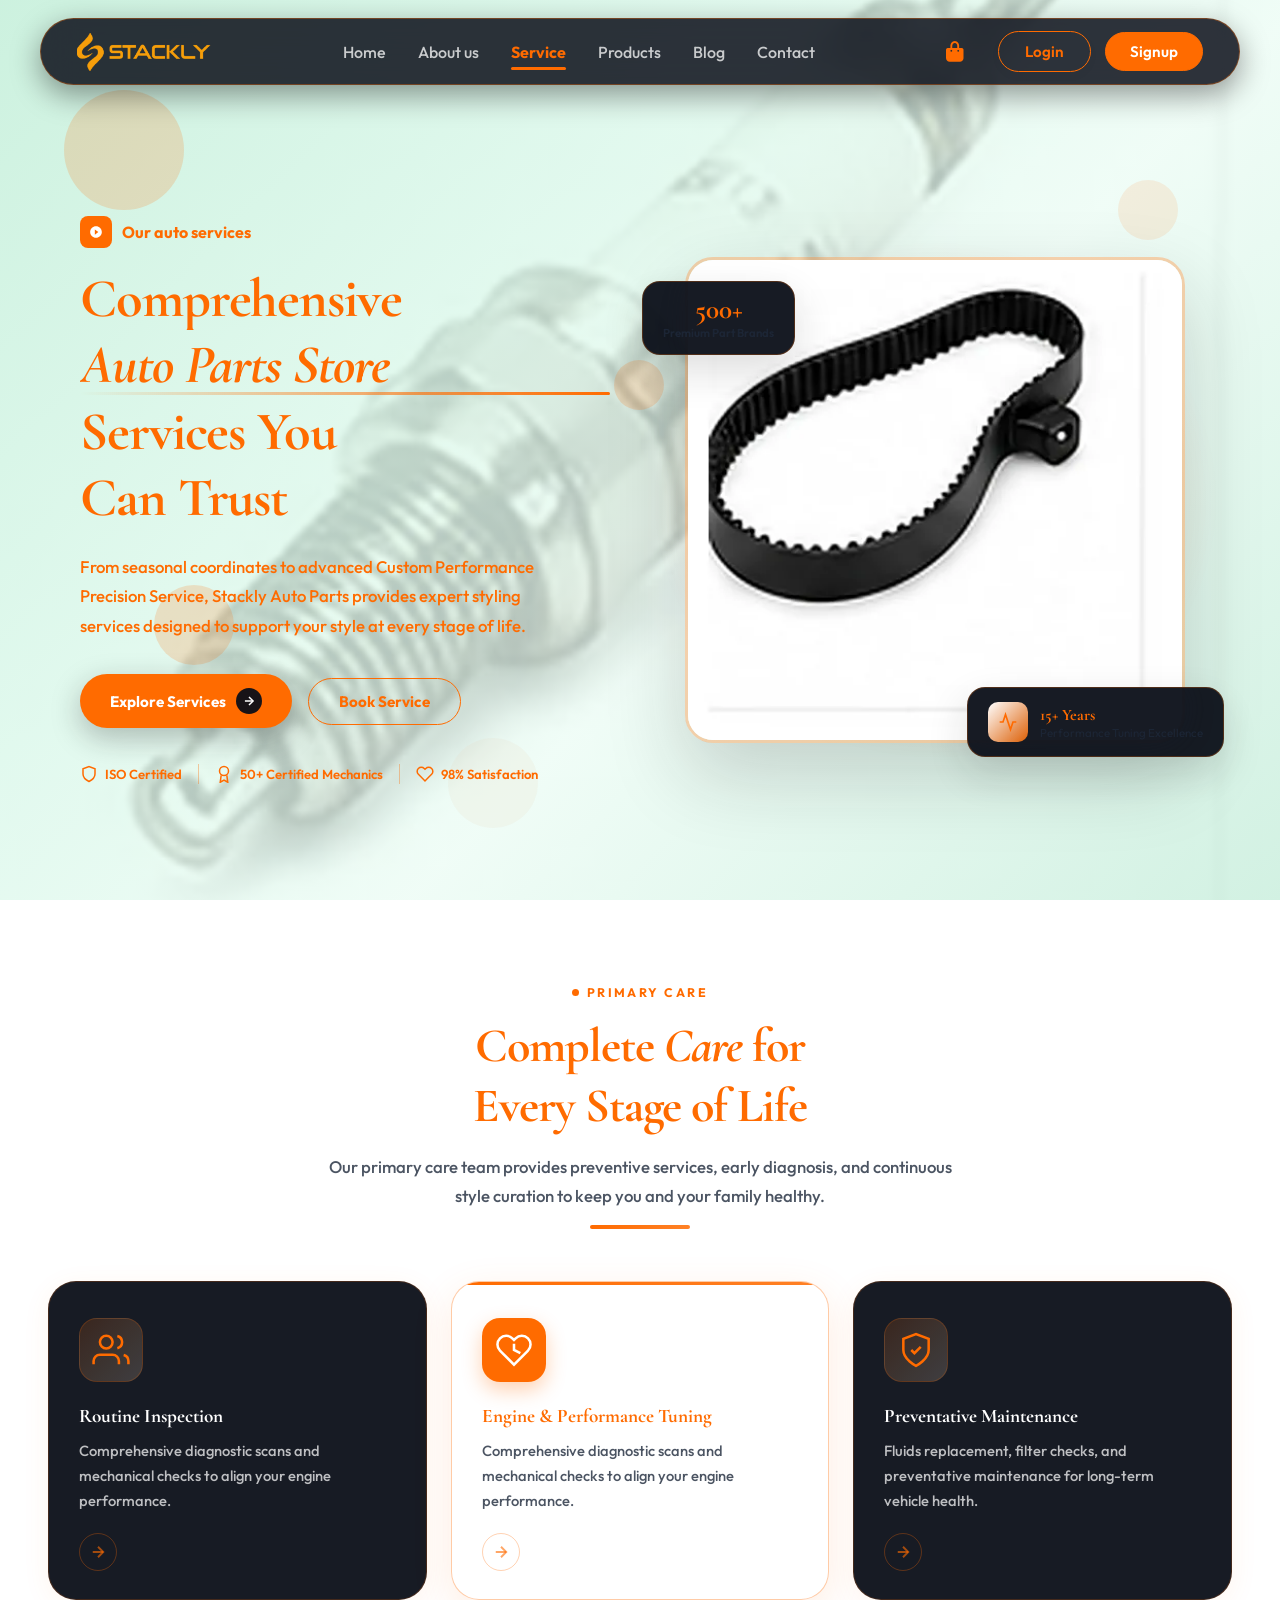
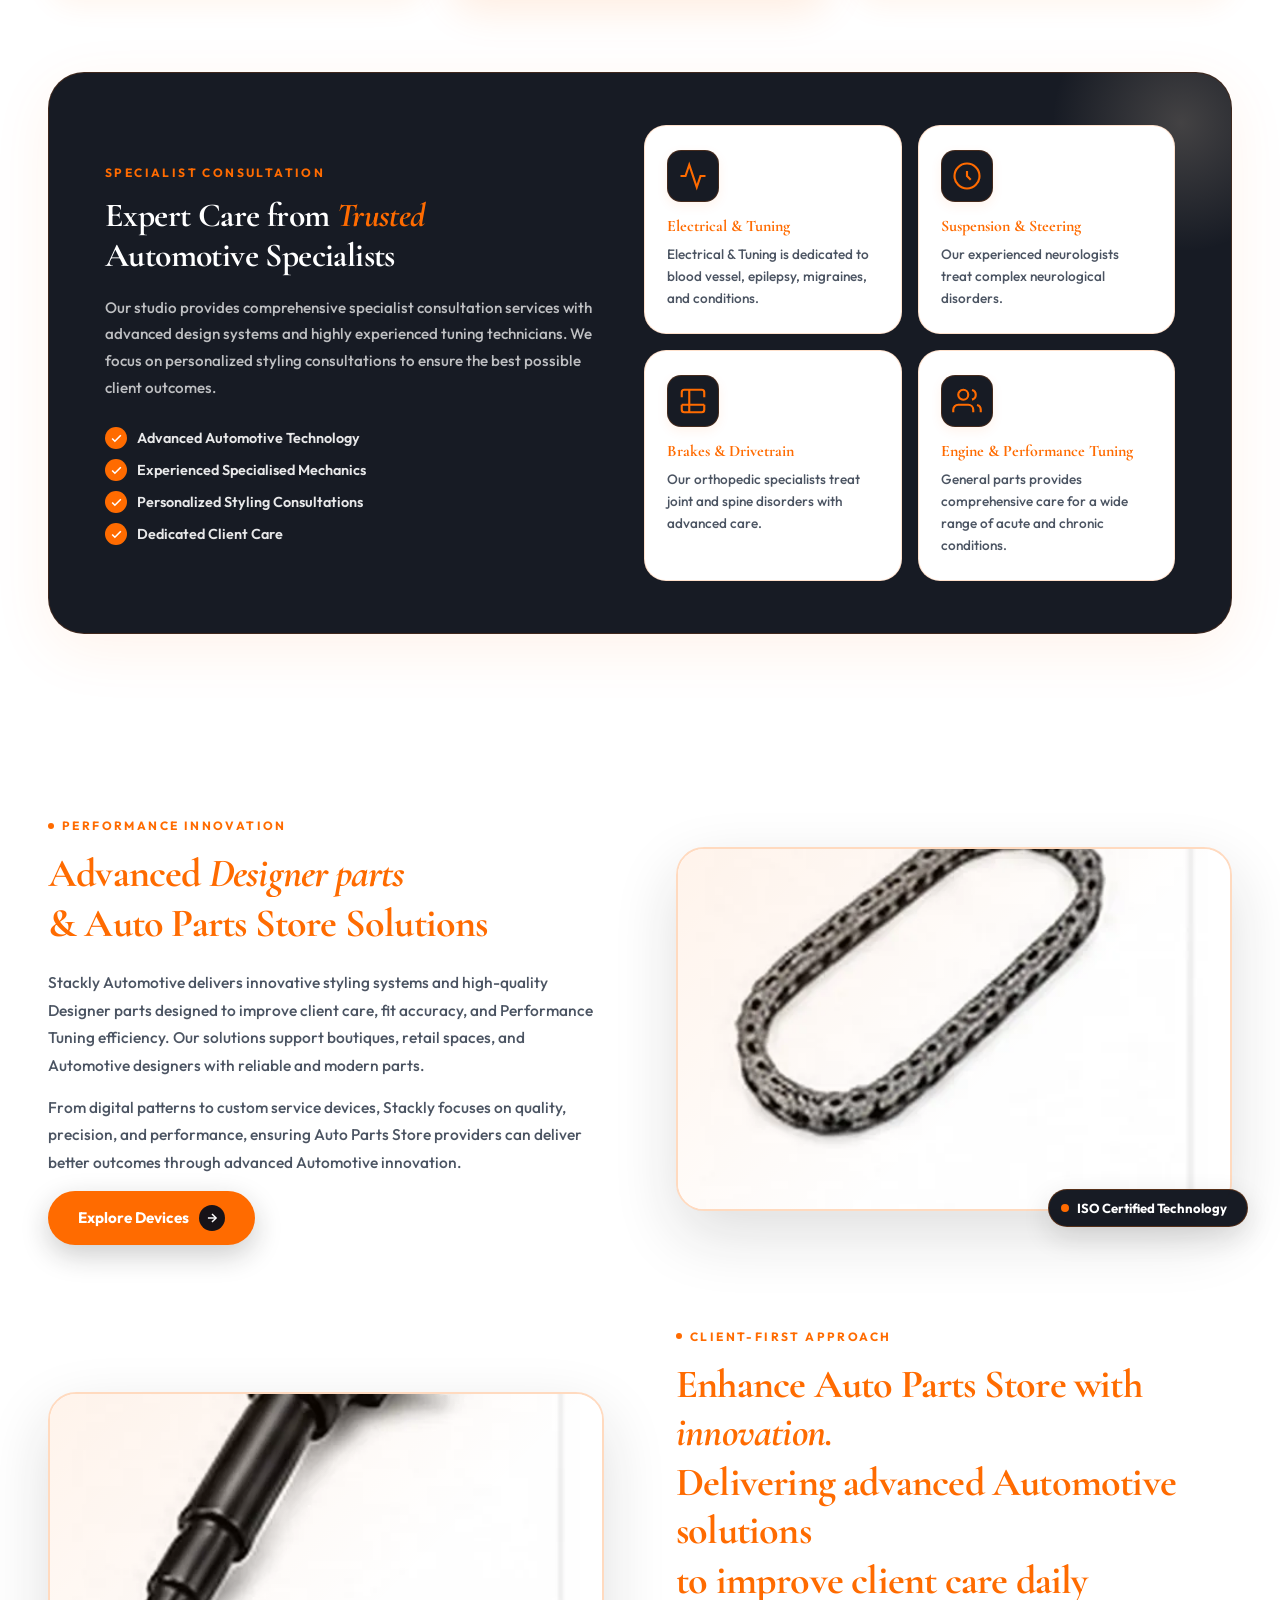
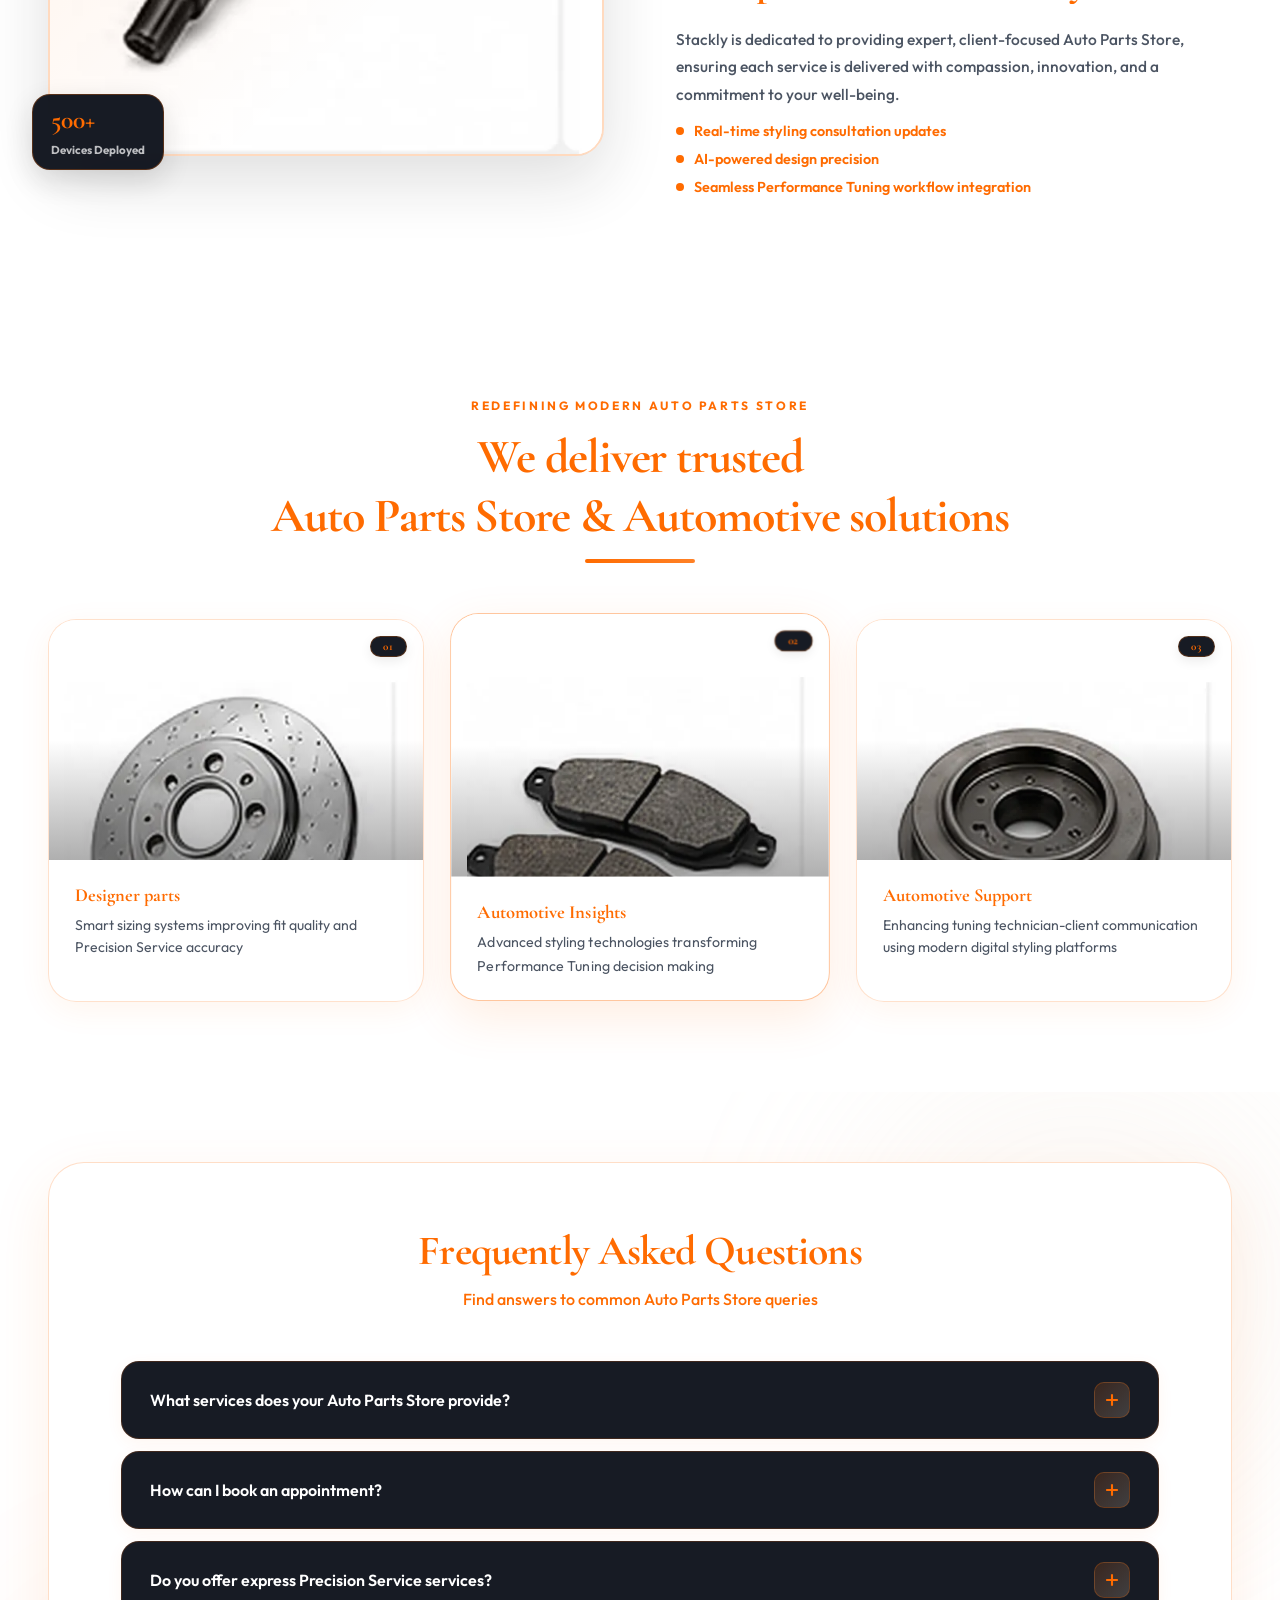
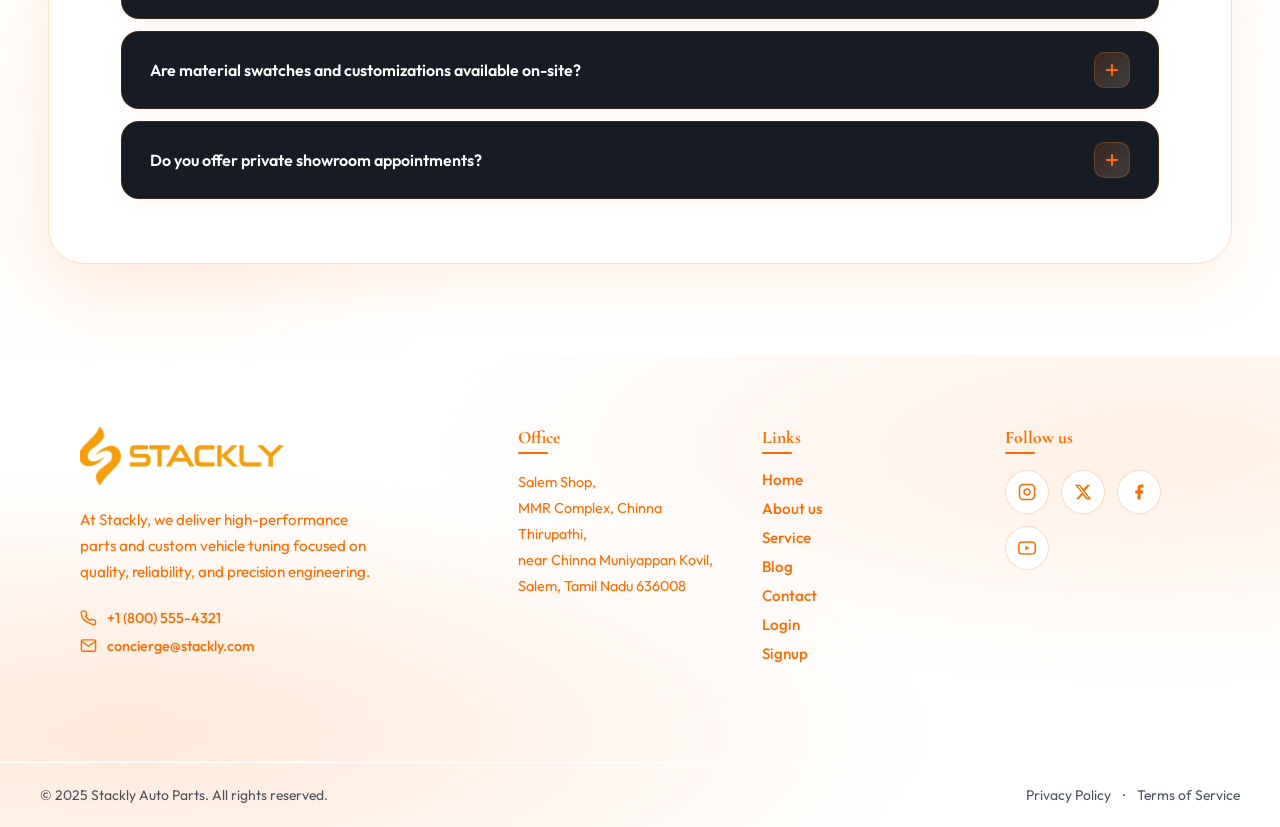
<file: service.html>
﻿<!DOCTYPE html>
<html lang="en">
<head>
    <meta charset="UTF-8">
    <meta name="viewport" content="width=device-width, initial-scale=1.0">
    <title>Services - STACKLY Auto Parts Store</title>
    <meta name="description" content="Explore Stackly's comprehensive Auto Parts Store services — from Vehicle Stance consultations to Custom Performance styling designed to elevate your personal style at every season of life.">
    <link rel="preconnect" href="https://fonts.googleapis.com">
    <link rel="preconnect" href="https://fonts.gstatic.com" crossorigin>
    <link href="https://fonts.googleapis.com/css2?family=Outfit:wght@300;400;500;600;700;800&family=Plus+Jakarta+Sans:wght@300;400;500;600;700;800&display=swap" rel="stylesheet">
    <link rel="stylesheet" href="https://cdnjs.cloudflare.com/ajax/libs/font-awesome/6.4.0/css/all.min.css">
    <link rel="stylesheet" href="css/style.css">
    <link rel="stylesheet" href="css/service.css">
    <link rel="stylesheet" href="css/loading.css">
</head>
<body class="service-page">

    <!-- Scroll Progress Bar -->
    <div class="scroll-progress-container">
        <div class="scroll-progress-bar" id="page-scroll-indicator"></div>
    </div>

    <div class="site-wrapper">

        <!-- ===== NAVBAR ===== -->
        <header class="navbar-wrapper" id="service-navbar">
            <div class="navbar-pill" id="navbar-pill-element">
                <a href="index.html" class="navbar-brand"><img src="assets/home/stackly logo orange.webp" alt="STACKLY Logo" class="brand-logo-img"></a>
                                <nav class="navbar-links" id="main-nav-links">
                    <a href="index.html" class="nav-item " id="nav-item-home">Home</a>
                    <a href="about.html" class="nav-item " id="nav-item-about">About us</a>
                    <a href="service.html" class="nav-item active" id="nav-item-services">Service</a>
                    <a href="products.html" class="nav-item " id="nav-item-products">Products</a>
                    <a href="blog.html" class="nav-item " id="nav-item-blog">Blog</a>
                    <a href="contact.html" class="nav-item " id="nav-item-contact">Contact</a>
                    <!-- Mobile Nav Actions -->
                    <div class="mobile-nav-actions">
                        <a href="cart.html" class="btn-mobile-cart" style="color: var(--primary-dark); font-weight: 600; margin-bottom: 10px; display: block; text-decoration: none;"><i class="fa-solid fa-bag-shopping"></i> Cart</a>
                        <a href="login.html" class="btn-login">Login</a>
                        <a href="signup.html" class="btn-signup">Signup</a>
                    </div>
                </nav>
                                <div class="navbar-actions">
                    <a href="cart.html" class="btn-cart-nav" id="btn-navbar-cart" aria-label="View Cart" style="position: relative; margin-right: 20px; color: var(--primary-dark); font-size: 1.25rem; display: inline-flex; align-items: center; text-decoration: none; transition: var(--transition-quick);">
                        <i class="fa-solid fa-bag-shopping"></i>
                        <span class="cart-badge" id="nav-cart-count" style="position: absolute; top: -8px; right: -10px; background-color: var(--primary); color: white; border-radius: 50%; width: 16px; height: 16px; display: none; align-items: center; justify-content: center; font-size: 0.65rem; font-weight: 700;">0</span>
                    </a>
                    <a href="login.html"  class="btn-login"  id="btn-navbar-login">Login</a>
                    <a href="signup.html" class="btn-signup" id="btn-navbar-signup">Signup</a>
                    <button class="menu-hamburger" id="nav-menu-hamburger"
                            aria-label="Toggle Navigation Menu" aria-expanded="false">
                        <span class="bar"></span>
                        <span class="bar"></span>
                        <span class="bar"></span>
                    </button>
                </div>
            </div>
        </header>

        <!-- ===== SERVICE HERO SECTION ===== -->
        <section class="service-hero" id="service-hero">

            <!-- Full background image with tinted overlay -->
            <div class="sh-bg" aria-hidden="true">
                <div class="sh-bg-img"></div>
                <div class="sh-bg-overlay"></div>
                <!-- Floating animated particles -->
                <div class="sh-particle sh-p1"></div>
                <div class="sh-particle sh-p2"></div>
                <div class="sh-particle sh-p3"></div>
                <div class="sh-particle sh-p4"></div>
                <div class="sh-particle sh-p5"></div>
                <div class="sh-particle sh-p6"></div>
            </div>

            <div class="sh-inner">

                <!-- LEFT: Text content -->
                <div class="sh-left">

                    <!-- Animated tagline -->
                    <div class="sh-tagline" id="sh-tagline">
                        <span class="sh-tag-icon">
                            <svg width="14" height="14" viewBox="0 0 24 24" fill="currentColor"><path d="M12 2C6.48 2 2 6.48 2 12s4.48 10 10 10 10-4.48 10-10S17.52 2 12 2zm-2 14.5v-9l6 4.5-6 4.5z"/></svg>
                        </span>
                        <span>Our auto services</span>
                    </div>

                    <!-- Main heading — each word animates in -->
                    <h1 class="sh-heading" id="sh-heading">
                        <span class="sh-word sh-word-1">Comprehensive</span>
                        <span class="sh-word sh-word-2 sh-word-accent">Auto Parts Store</span>
                        <span class="sh-word sh-word-3">Services You</span>
                        <span class="sh-word sh-word-4">Can Trust</span>
                    </h1>

                    <!-- Description -->
                    <p class="sh-desc" id="sh-desc">
                        From seasonal coordinates to advanced Custom Performance Precision Service, Stackly Auto Parts
                        provides expert styling services designed to support your style
                        at every stage of life.
                    </p>

                    <!-- CTA Buttons -->
                    <div class="sh-btns" id="sh-btns">
                        <a href="404.html" class="sh-btn-primary">
                            Explore Services
                            <span class="sh-btn-arrow">
                                <svg width="14" height="14" viewBox="0 0 24 24" fill="none" stroke="currentColor" stroke-width="2.5"><line x1="5" y1="12" x2="19" y2="12"/><polyline points="12 5 19 12 12 19"/></svg>
                            </span>
                        </a>
                        <a href="404.html" class="sh-btn-outline">Book Service</a>
                    </div>

                    <!-- Trust badges row -->
                    <div class="sh-trust-row" id="sh-trust-row">
                        <div class="sh-trust-badge">
                            <svg width="18" height="18" viewBox="0 0 24 24" fill="none" stroke="currentColor" stroke-width="2"><path d="M12 22s8-4 8-10V5l-8-3-8 3v7c0 6 8 10 8 10z"/></svg>
                            <span>ISO Certified</span>
                        </div>
                        <div class="sh-trust-sep"></div>
                        <div class="sh-trust-badge">
                            <svg width="18" height="18" viewBox="0 0 24 24" fill="none" stroke="currentColor" stroke-width="2"><circle cx="12" cy="8" r="6"/><polyline points="8.21 13.89 7 23 12 20 17 23 15.79 13.88"/></svg>
                            <span>50+ Certified Mechanics</span>
                        </div>
                        <div class="sh-trust-sep"></div>
                        <div class="sh-trust-badge">
                            <svg width="18" height="18" viewBox="0 0 24 24" fill="none" stroke="currentColor" stroke-width="2"><path d="M20.84 4.61a5.5 5.5 0 0 0-7.78 0L12 5.67l-1.06-1.06a5.5 5.5 0 0 0-7.78 7.78l1.06 1.06L12 21.23l7.78-7.78 1.06-1.06a5.5 5.5 0 0 0 0-7.78z"/></svg>
                            <span>98% Satisfaction</span>
                        </div>
                    </div>

                </div>

                <!-- RIGHT: Hero image -->
                <div class="sh-right" id="sh-right">

                    <!-- Floating glow ring behind image -->
                    <div class="sh-img-glow-ring"></div>

                    <!-- Main image card -->
                    <div class="sh-img-card">
                        <img
                            src="assets/parts/img_16.webp"
                            alt="Stackly comprehensive automotive services"
                            class="sh-hero-img"
                            id="sh-hero-img"
                        >
                        <!-- Scan line animation overlay -->
                        <div class="sh-scan-line" aria-hidden="true"></div>
                        <!-- Corner brackets -->
                        <div class="sh-corner sh-corner-tl" aria-hidden="true"></div>
                        <div class="sh-corner sh-corner-tr" aria-hidden="true"></div>
                        <div class="sh-corner sh-corner-bl" aria-hidden="true"></div>
                        <div class="sh-corner sh-corner-br" aria-hidden="true"></div>
                    </div>

                    <!-- Floating stat chip — top left -->
                    <div class="sh-float-chip sh-chip-tl" id="sh-chip-tl">
                        <span class="sh-chip-num">500+</span>
                        <span class="sh-chip-label">Premium Part Brands</span>
                    </div>

                    <!-- Floating stat chip — bottom right -->
                    <div class="sh-float-chip sh-chip-br" id="sh-chip-br">
                        <span class="sh-chip-icon">
                            <svg width="20" height="20" viewBox="0 0 24 24" fill="none" stroke="currentColor" stroke-width="2"><polyline points="22 12 18 12 15 21 9 3 6 12 2 12"/></svg>
                        </span>
                        <div>
                            <p class="sh-chip-stat">15+ Years</p>
                            <p class="sh-chip-sub">Performance Tuning Excellence</p>
                        </div>
                    </div>

                </div>

            </div>

         </section>

        <!-- ===== PRIMARY CARE + SPECIALIST SECTION ===== -->
        <section class="svc-main-section" id="services-list">
            <div class="svc-inner">

                <!-- ===== PART 1: Primary Care ===== -->
                <div class="svc-primary-block">

                    <!-- Header -->
                    <div class="svc-header" id="svc-header">
                        <span class="svc-eyebrow">
                            <span class="svc-eyebrow-dot"></span>
                            Primary Care
                        </span>
                        <h2 class="svc-heading">
                            <span class="svc-hline svc-hline-1">Complete <em class="svc-accent">Care</em> for</span>
                            <span class="svc-hline svc-hline-2">Every Stage of Life</span>
                        </h2>
                        <p class="svc-subtext">
                            Our primary care team provides preventive services, early diagnosis, and
                            continuous style curation to keep you and your family healthy.
                        </p>
                    </div>

                    <!-- 3 Cards Row -->
                    <div class="svc-primary-grid">

                        <!-- Card 1 -->
                        <div class="svc-pcard" style="--pc-delay:0.1s">
                            <div class="svc-pcard-icon">
                                <svg width="38" height="38" viewBox="0 0 24 24" fill="none" stroke="currentColor" stroke-width="1.6">
                                    <path d="M17 21v-2a4 4 0 0 0-4-4H5a4 4 0 0 0-4 4v2"/>
                                    <circle cx="9" cy="7" r="4"/>
                                    <path d="M23 21v-2a4 4 0 0 0-3-3.87"/>
                                    <path d="M16 3.13a4 4 0 0 1 0 7.75"/>
                                </svg>
                            </div>
                            <div class="svc-pcard-body">
                                <h3>Routine Inspection</h3>
                                <p>Comprehensive diagnostic scans and mechanical checks to align your engine performance.</p>
                            </div>
                            <a href="404.html" class="svc-pcard-arrow" aria-label="Learn more">
                                <svg width="18" height="18" viewBox="0 0 24 24" fill="none" stroke="currentColor" stroke-width="2.5"><line x1="5" y1="12" x2="19" y2="12"/><polyline points="12 5 19 12 12 19"/></svg>
                            </a>
                            <div class="svc-pcard-bar"></div>
                        </div>

                        <!-- Card 2 — featured -->
                        <div class="svc-pcard svc-pcard-featured" style="--pc-delay:0.22s">
                            <div class="svc-pcard-icon">
                                <svg width="38" height="38" viewBox="0 0 24 24" fill="none" stroke="currentColor" stroke-width="1.6">
                                    <path d="M20.84 4.61a5.5 5.5 0 0 0-7.78 0L12 5.67l-1.06-1.06a5.5 5.5 0 0 0-7.78 7.78l1.06 1.06L12 21.23l7.78-7.78 1.06-1.06a5.5 5.5 0 0 0 0-7.78z"/>
                                    <polyline points="12 8 12 12 16 14"/>
                                </svg>
                            </div>
                            <div class="svc-pcard-body">
                                <h3>Engine & Performance Tuning</h3>
                                <p>Comprehensive diagnostic scans and mechanical checks to align your engine performance.</p>
                            </div>
                            <a href="404.html" class="svc-pcard-arrow" aria-label="Learn more">
                                <svg width="18" height="18" viewBox="0 0 24 24" fill="none" stroke="currentColor" stroke-width="2.5"><line x1="5" y1="12" x2="19" y2="12"/><polyline points="12 5 19 12 12 19"/></svg>
                            </a>
                            <div class="svc-pcard-bar"></div>
                        </div>

                        <!-- Card 3 -->
                        <div class="svc-pcard" style="--pc-delay:0.34s">
                            <div class="svc-pcard-icon">
                                <svg width="38" height="38" viewBox="0 0 24 24" fill="none" stroke="currentColor" stroke-width="1.6">
                                    <path d="M12 22s8-4 8-10V5l-8-3-8 3v7c0 6 8 10 8 10z"/>
                                    <path d="M9 12l2 2 4-4"/>
                                </svg>
                            </div>
                            <div class="svc-pcard-body">
                                <h3>Preventative Maintenance</h3>
                                <p>Fluids replacement, filter checks, and preventative maintenance for long-term vehicle health.</p>
                            </div>
                            <a href="404.html" class="svc-pcard-arrow" aria-label="Learn more">
                                <svg width="18" height="18" viewBox="0 0 24 24" fill="none" stroke="currentColor" stroke-width="2.5"><line x1="5" y1="12" x2="19" y2="12"/><polyline points="12 5 19 12 12 19"/></svg>
                            </a>
                            <div class="svc-pcard-bar"></div>
                        </div>

                    </div>
                </div>

                <!-- ===== PART 2: Specialist Consultation ===== -->
                <div class="svc-specialist-block" id="svc-specialist-block">

                    <!-- LEFT: text panel -->
                    <div class="svc-spec-left">
                        <span class="svc-spec-eyebrow">Specialist Consultation</span>
                        <h2 class="svc-spec-heading">
                            Expert Care from <em class="svc-accent">Trusted</em><br>
                            Automotive Specialists
                        </h2>
                        <p class="svc-spec-desc">
                            Our studio provides comprehensive specialist consultation services with
                            advanced design systems and highly experienced tuning technicians. We focus on
                            personalized styling consultations to ensure the best possible client outcomes.
                        </p>
                        <ul class="svc-spec-list">
                            <li>
                                <span class="svc-spec-check">
                                    <svg width="13" height="13" viewBox="0 0 24 24" fill="none" stroke="currentColor" stroke-width="3"><polyline points="20 6 9 17 4 12"/></svg>
                                </span>
                                Advanced Automotive Technology
                            </li>
                            <li>
                                <span class="svc-spec-check">
                                    <svg width="13" height="13" viewBox="0 0 24 24" fill="none" stroke="currentColor" stroke-width="3"><polyline points="20 6 9 17 4 12"/></svg>
                                </span>
                                Experienced Specialised Mechanics
                            </li>
                            <li>
                                <span class="svc-spec-check">
                                    <svg width="13" height="13" viewBox="0 0 24 24" fill="none" stroke="currentColor" stroke-width="3"><polyline points="20 6 9 17 4 12"/></svg>
                                </span>
                                Personalized Styling Consultations
                            </li>
                            <li>
                                <span class="svc-spec-check">
                                    <svg width="13" height="13" viewBox="0 0 24 24" fill="none" stroke="currentColor" stroke-width="3"><polyline points="20 6 9 17 4 12"/></svg>
                                </span>
                                Dedicated Client Care
                            </li>
                        </ul>
                    </div>

                    <!-- RIGHT: 2×2 specialist cards grid -->
                    <div class="svc-spec-right">

                        <div class="svc-spec-card" style="--sc-delay:0.1s">
                            <div class="svc-spec-icon">
                                <svg width="30" height="30" viewBox="0 0 24 24" fill="none" stroke="currentColor" stroke-width="1.7"><path d="M22 12h-4l-3 9L9 3l-3 9H2"/></svg>
                            </div>
                            <h4>Electrical & Tuning</h4>
                            <p>Electrical & Tuning is dedicated to blood vessel, epilepsy, migraines, and conditions.</p>
                        </div>

                        <div class="svc-spec-card" style="--sc-delay:0.2s">
                            <div class="svc-spec-icon">
                                <svg width="30" height="30" viewBox="0 0 24 24" fill="none" stroke="currentColor" stroke-width="1.7"><circle cx="12" cy="12" r="10"/><path d="M12 8v4l3 3"/></svg>
                            </div>
                            <h4>Suspension & Steering</h4>
                            <p>Our experienced neurologists treat complex neurological disorders.</p>
                        </div>

                        <div class="svc-spec-card" style="--sc-delay:0.3s">
                            <div class="svc-spec-icon">
                                <svg width="30" height="30" viewBox="0 0 24 24" fill="none" stroke="currentColor" stroke-width="1.7"><path d="M9 3H5a2 2 0 0 0-2 2v4m6-6h10a2 2 0 0 1 2 2v4M9 3v18m0 0h10a2 2 0 0 0 2-2v-4M9 21H5a2 2 0 0 1-2-2v-4m0 0h18"/></svg>
                            </div>
                            <h4>Brakes & Drivetrain</h4>
                            <p>Our orthopedic specialists treat joint and spine disorders with advanced care.</p>
                        </div>

                        <div class="svc-spec-card" style="--sc-delay:0.4s">
                            <div class="svc-spec-icon">
                                <svg width="30" height="30" viewBox="0 0 24 24" fill="none" stroke="currentColor" stroke-width="1.7"><path d="M17 21v-2a4 4 0 0 0-4-4H5a4 4 0 0 0-4 4v2"/><circle cx="9" cy="7" r="4"/><path d="M23 21v-2a4 4 0 0 0-3-3.87"/><path d="M16 3.13a4 4 0 0 1 0 7.75"/></svg>
                            </div>
                            <h4>Engine & Performance Tuning</h4>
                            <p>General parts provides comprehensive care for a wide range of acute and chronic conditions.</p>
                        </div>

                    </div>
                </div>

            </div>
        </section>

        <!-- ===== SECTION 1: Advanced Designer parts ===== -->
        <section class="svc-devices-section" id="svc-devices">
            <div class="svc-devices-inner">

                <!-- Row 1: text left, image right -->
                <div class="svc-devices-row svc-devices-row-1" id="svc-dev-row1">
                    <div class="svc-dev-text">
                        <span class="svc-dev-eyebrow">Performance Innovation</span>
                        <h2 class="svc-dev-heading">
                            <span class="svc-dev-hline">Advanced <em class="svc-dev-accent">Designer parts</em></span>
                            <span class="svc-dev-hline">&amp; Auto Parts Store Solutions</span>
                        </h2>
                        <p class="svc-dev-desc">
                            Stackly Automotive delivers innovative styling systems and high-quality Designer parts
                            designed to improve client care, fit accuracy, and Performance Tuning efficiency. Our solutions
                            support boutiques, retail spaces, and Automotive designers with reliable and modern parts.
                        </p>
                        <p class="svc-dev-desc">
                            From digital patterns to custom service devices, Stackly focuses on quality, precision,
                            and performance, ensuring Auto Parts Store providers can deliver better outcomes through advanced
                            Automotive innovation.
                        </p>
                        <a href="404.html" class="svc-dev-btn">
                            Explore Devices
                            <span class="svc-dev-btn-icon">
                                <svg width="14" height="14" viewBox="0 0 24 24" fill="none" stroke="currentColor" stroke-width="2.5"><line x1="5" y1="12" x2="19" y2="12"/><polyline points="12 5 19 12 12 19"/></svg>
                            </span>
                        </a>
                    </div>
                    <div class="svc-dev-img-col">
                        <div class="svc-dev-img-frame" data-tilt>
                            <img src="assets/parts/img_17.webp" alt="Advanced automotive technology" class="svc-dev-img">
                            <div class="svc-dev-img-glow"></div>
                            <div class="svc-dev-corner svc-dev-corner-tl"></div>
                            <div class="svc-dev-corner svc-dev-corner-br"></div>
                        </div>
                        <!-- Floating chip -->
                        <div class="svc-dev-chip">
                            <span class="svc-dev-chip-dot"></span>
                            <span>ISO Certified Technology</span>
                        </div>
                    </div>
                </div>

                <!-- Row 2: image left, text right -->
                <div class="svc-devices-row svc-devices-row-2" id="svc-dev-row2">
                    <div class="svc-dev-img-col">
                        <div class="svc-dev-img-frame" data-tilt>
                            <img src="assets/parts/img_34.webp" alt="Auto Parts Store innovation" class="svc-dev-img">
                            <div class="svc-dev-img-glow"></div>
                            <div class="svc-dev-corner svc-dev-corner-tl"></div>
                            <div class="svc-dev-corner svc-dev-corner-br"></div>
                        </div>
                        <!-- Floating stat -->
                        <div class="svc-dev-chip svc-dev-chip-stat">
                            <span class="svc-dev-chip-num">500+</span>
                            <span class="svc-dev-chip-label">Devices Deployed</span>
                        </div>
                    </div>
                    <div class="svc-dev-text">
                        <span class="svc-dev-eyebrow">client-First Approach</span>
                        <h2 class="svc-dev-heading">
                            <span class="svc-dev-hline">Enhance Auto Parts Store with <em class="svc-dev-accent">innovation.</em></span>
                            <span class="svc-dev-hline">Delivering advanced Automotive solutions</span>
                            <span class="svc-dev-hline">to improve client care daily</span>
                        </h2>
                        <p class="svc-dev-desc">
                            Stackly is dedicated to providing expert, client-focused Auto Parts Store,
                            ensuring each service is delivered with compassion, innovation, and
                            a commitment to your well-being.
                        </p>
                        <div class="svc-dev-features">
                            <div class="svc-dev-feature">
                                <span class="svc-dev-feature-dot"></span>
                                Real-time styling consultation updates
                            </div>
                            <div class="svc-dev-feature">
                                <span class="svc-dev-feature-dot"></span>
                                AI-powered design precision
                            </div>
                            <div class="svc-dev-feature">
                                <span class="svc-dev-feature-dot"></span>
                                Seamless Performance Tuning workflow integration
                            </div>
                        </div>
                    </div>
                </div>

            </div>
        </section>

        <!-- ===== SECTION 2: Trusted Auto Parts Store & Automotive Solutions ===== -->
        <section class="svc-trusted-section" id="svc-trusted">
            <div class="svc-trusted-inner">

                <!-- Section header -->
                <div class="svc-trusted-header" id="svc-trusted-header">
                    <span class="svc-trusted-eyebrow">Redefining Modern Auto Parts Store</span>
                    <h2 class="svc-trusted-heading">
                        <span class="svc-th-line">We deliver trusted</span>
                        <span class="svc-th-line">Auto Parts Store &amp; Automotive solutions</span>
                    </h2>
                    <div class="svc-trusted-bar"></div>
                </div>

                <!-- 3 image cards -->
                <div class="svc-trusted-grid">

                    <div class="svc-trusted-card" id="svc-tc-1">
                        <div class="svc-tc-img-wrap">
                            <img src="assets/parts/img_6.webp" alt="Designer parts" class="svc-tc-img">
                            <div class="svc-tc-img-overlay"></div>
                        </div>
                        <div class="svc-tc-body">
                            <h3>Designer parts</h3>
                             <p>Smart sizing systems improving fit quality and Precision Service accuracy</p>
                        </div>
                        <div class="svc-tc-number">01</div>
                    </div>

                    <div class="svc-trusted-card svc-trusted-card-featured" id="svc-tc-2">
                        <div class="svc-tc-img-wrap">
                            <img src="assets/parts/img_7.webp" alt="Auto Parts Store insights" class="svc-tc-img">
                            <div class="svc-tc-img-overlay"></div>
                        </div>
                        <div class="svc-tc-body">
                            <h3>Automotive Insights</h3>
                             <p>Advanced styling technologies transforming Performance Tuning decision making</p>
                        </div>
                        <div class="svc-tc-number">02</div>
                    </div>

                    <div class="svc-trusted-card" id="svc-tc-3">
                        <div class="svc-tc-img-wrap">
                            <img src="assets/parts/img_9.webp" alt="Automotive support" class="svc-tc-img">
                            <div class="svc-tc-img-overlay"></div>
                        </div>
                        <div class="svc-tc-body">
                            <h3>Automotive Support</h3>
                             <p>Enhancing tuning technician-client communication using modern digital styling platforms</p>
                        </div>
                        <div class="svc-tc-number">03</div>
                    </div>

                </div>
            </div>
        </section>

        <!-- ===== SECTION 3: FAQ ===== -->
        <section class="svc-faq-section" id="svc-faq">
            <div class="svc-faq-inner">

                <!-- Decorative blobs -->
                <div class="svc-faq-blob svc-faq-blob-1" aria-hidden="true"></div>
                <div class="svc-faq-blob svc-faq-blob-2" aria-hidden="true"></div>

                <div class="svc-faq-content">
                    <!-- Header -->
                    <div class="svc-faq-header" id="svc-faq-header">
                        <h2 class="svc-faq-heading">Frequently Asked Questions</h2>
                        <p class="svc-faq-subtext">Find answers to common Auto Parts Store queries</p>
                    </div>

                    <!-- Accordion -->
                    <div class="svc-faq-list" id="svc-faq-list">

                        <div class="svc-faq-item" data-faq="0">
                            <button class="svc-faq-q" aria-expanded="false">
                                <span>What services does your Auto Parts Store provide?</span>
                                <span class="svc-faq-icon">
                                    <svg class="svc-faq-plus" width="20" height="20" viewBox="0 0 24 24" fill="none" stroke="currentColor" stroke-width="2.5"><line x1="12" y1="5" x2="12" y2="19"/><line x1="5" y1="12" x2="19" y2="12"/></svg>
                                    <svg class="svc-faq-minus" width="20" height="20" viewBox="0 0 24 24" fill="none" stroke="currentColor" stroke-width="2.5"><line x1="5" y1="12" x2="19" y2="12"/></svg>
                                </span>
                            </button>
                            <div class="svc-faq-a">
                                <p>We offer a full spectrum of Auto Parts Store services including custom services, Vehicle Stance audits, personal styling, and Custom Performance Precision Service. Our professional styling team ensures a perfect fit for every client.</p>
                            </div>
                        </div>

                        <div class="svc-faq-item" data-faq="1">
                            <button class="svc-faq-q" aria-expanded="false">
                                <span>How can I book an appointment?</span>
                                <span class="svc-faq-icon">
                                    <svg class="svc-faq-plus" width="20" height="20" viewBox="0 0 24 24" fill="none" stroke="currentColor" stroke-width="2.5"><line x1="12" y1="5" x2="12" y2="19"/><line x1="5" y1="12" x2="19" y2="12"/></svg>
                                    <svg class="svc-faq-minus" width="20" height="20" viewBox="0 0 24 24" fill="none" stroke="currentColor" stroke-width="2.5"><line x1="5" y1="12" x2="19" y2="12"/></svg>
                                </span>
                            </button>
                            <div class="svc-faq-a">
                                <p>You can book a styling consultation online through our website, call our 24/7 helpline, or visit our studio directly. We also offer same-day appointments for custom services and virtual styling consultations for your convenience.</p>
                            </div>
                        </div>

                        <div class="svc-faq-item" data-faq="2">
                            <button class="svc-faq-q" aria-expanded="false">
                                <span>Do you offer express Precision Service services?</span>
                                <span class="svc-faq-icon">
                                    <svg class="svc-faq-plus" width="20" height="20" viewBox="0 0 24 24" fill="none" stroke="currentColor" stroke-width="2.5"><line x1="12" y1="5" x2="12" y2="19"/><line x1="5" y1="12" x2="19" y2="12"/></svg>
                                    <svg class="svc-faq-minus" width="20" height="20" viewBox="0 0 24 24" fill="none" stroke="currentColor" stroke-width="2.5"><line x1="5" y1="12" x2="19" y2="12"/></svg>
                                </span>
                            </button>
                            <div class="svc-faq-a">
                                <p>Yes, our express Precision Service department can accommodate rush orders. We have a dedicated team of master Tuning Specialists ready to respond to any style emergencies, such as last-minute wedding alterations or sudden fit adjustments, with speed and precision.</p>
                            </div>
                        </div>

                        <div class="svc-faq-item" data-faq="3">
                            <button class="svc-faq-q" aria-expanded="false">
                                <span>Are material swatches and customizations available on-site?</span>
                                <span class="svc-faq-icon">
                                    <svg class="svc-faq-plus" width="20" height="20" viewBox="0 0 24 24" fill="none" stroke="currentColor" stroke-width="2.5"><line x1="12" y1="5" x2="12" y2="19"/><line x1="5" y1="12" x2="19" y2="12"/></svg>
                                    <svg class="svc-faq-minus" width="20" height="20" viewBox="0 0 24 24" fill="none" stroke="currentColor" stroke-width="2.5"><line x1="5" y1="12" x2="19" y2="12"/></svg>
                                </span>
                            </button>
                            <div class="svc-faq-a">
                                <p>Absolutely. Our fully equipped design studio offers a comprehensive range of material swatches and customized trim options including premium lining, custom buttons, and thread colors. Most customization options can be viewed and touched during your styling consultation.</p>
                            </div>
                        </div>

                        <div class="svc-faq-item" data-faq="4">
                            <button class="svc-faq-q" aria-expanded="false">
                                <span>Do you offer private showroom appointments?</span>
                                <span class="svc-faq-icon">
                                    <svg class="svc-faq-plus" width="20" height="20" viewBox="0 0 24 24" fill="none" stroke="currentColor" stroke-width="2.5"><line x1="12" y1="5" x2="12" y2="19"/><line x1="5" y1="12" x2="19" y2="12"/></svg>
                                    <svg class="svc-faq-minus" width="20" height="20" viewBox="0 0 24 24" fill="none" stroke="currentColor" stroke-width="2.5"><line x1="5" y1="12" x2="19" y2="12"/></svg>
                                </span>
                            </button>
                            <div class="svc-faq-a">
                                <p>Yes. We offer exclusive, private showroom appointments where you can explore our latest collections with a dedicated personal tuning technician. During your private session, you will have the entire showroom to yourself for a truly Custom Performance, relaxed shopping experience.</p>
                            </div>
                        </div>

                    </div>
                </div>
            </div>
        </section>

    </div><!-- end .site-wrapper -->

    <!-- ===== FOOTER ===== -->
    <footer class="site-footer" id="site-footer">
        <div class="footer-bg-anim"></div>
        <div class="footer-inner">

            <!-- Col 1: Brand -->
            <div class="footer-col footer-brand-col">
                <a href="index.html" class="footer-logo-link"><img src="assets/home/stackly logo orange.webp" alt="STACKLY Logo" class="footer-logo"></a>
                <p class="footer-tagline">At Stackly, we deliver high-performance parts and custom vehicle tuning focused on quality, reliability, and precision engineering.</p>
                <div class="footer-contact-details">
                    <a href="tel:+18005551234" class="footer-contact-item">
                        <svg viewBox="0 0 24 24" fill="none" stroke="currentColor" stroke-width="2"><path d="M22 16.92v3a2 2 0 0 1-2.18 2 19.79 19.79 0 0 1-8.63-3.07A19.5 19.5 0 0 1 4.69 14a19.79 19.79 0 0 1-3.07-8.67A2 2 0 0 1 3.62 3h3a2 2 0 0 1 2 1.72c.127.96.361 1.903.7 2.81a2 2 0 0 1-.45 2.11L7.91 10.09a16 16 0 0 0 6 6l.91-.91a2 2 0 0 1 2.11-.45c.907.339 1.85.573 2.81.7A2 2 0 0 1 22 17.92z"/></svg>
                        +1 (800) 555-4321
                    </a>
                    <a href="mailto:concierge@stackly.com" class="footer-contact-item">
                        <svg viewBox="0 0 24 24" fill="none" stroke="currentColor" stroke-width="2"><path d="M4 4h16c1.1 0 2 .9 2 2v12c0 1.1-.9 2-2 2H4c-1.1 0-2-.9-2-2V6c0-1.1.9-2 2-2z"/><polyline points="22,6 12,13 2,6"/></svg>
                        concierge@stackly.com
                    </a>
                </div>
            </div>

            <!-- Col 2: Office -->
                        <div class="footer-col footer-office-col">
                <h4 class="footer-col-title">Office</h4>
                <address class="footer-address">
                    Salem Shop,<br>
                    MMR Complex, Chinna Thirupathi,<br>
                    near Chinna Muniyappan Kovil,<br>
                    Salem, Tamil Nadu 636008
                </address>
               <!-- Embedded Google Map -->
                <div class="footer-map" style="margin-top: 12px; border-radius: 8px; overflow: hidden; height: 100px; border: 1px solid rgba(255,255,255,0.1);">
                    <iframe src="https://maps.google.com/maps?q=MMR%20Complex,%20Chinna%20Thirupathi,%20near%20Chinna%20Muniyappan%20Kovil,%20Salem,%20Tamil%20Nadu%20636008&t=&z=14&ie=UTF8&iwloc=&output=embed" width="100%" height="100%" style="border:0;" allowfullscreen="" loading="lazy"></iframe>
                </div>
            </div>

            <!-- Col 3: Links -->
            <div class="footer-col footer-links-col">
                <h4 class="footer-col-title">Links</h4>
                <nav class="footer-nav">
                    <a href="index.html" class="footer-nav-link">Home</a>
                    <a href="about.html" class="footer-nav-link">About us</a>
                    <a href="service.html" class="footer-nav-link">Service</a>
                    <a href="blog.html" class="footer-nav-link">Blog</a>
                    <a href="contact.html" class="footer-nav-link">Contact</a>
                    <a href="login.html" class="footer-nav-link">Login</a>
                    <a href="signup.html" class="footer-nav-link">Signup</a>
                </nav>
            </div>

            <!-- Col 4: Follow Us -->
            <div class="footer-col footer-social-col">
                <h4 class="footer-col-title">Follow us</h4>
                <div class="footer-social-icons">
                    <a href="404.html" class="footer-social-btn" aria-label="Instagram">
                        <svg viewBox="0 0 24 24" fill="none" stroke="currentColor" stroke-width="2"><rect x="2" y="2" width="20" height="20" rx="5" ry="5"/><path d="M16 11.37A4 4 0 1 1 12.63 8 4 4 0 0 1 16 11.37z"/><line x1="17.5" y1="6.5" x2="17.51" y2="6.5"/></svg>
                    </a>
                    <a href="404.html" class="footer-social-btn" aria-label="X (Twitter)">
                        <svg viewBox="0 0 24 24" fill="currentColor"><path d="M18.244 2.25h3.308l-7.227 8.26 8.502 11.24H16.17l-4.714-6.231-5.401 6.231H2.748l7.73-8.835L1.254 2.25H8.08l4.253 5.622zm-1.161 17.52h1.833L7.084 4.126H5.117z"/></svg>
                    </a>
                    <a href="404.html" class="footer-social-btn" aria-label="Facebook">
                        <svg viewBox="0 0 24 24" fill="currentColor"><path d="M18 2h-3a5 5 0 0 0-5 5v3H7v4h3v8h4v-8h3l1-4h-4V7a1 1 0 0 1 1-1h3z"/></svg>
                    </a>
                    <a href="404.html" class="footer-social-btn" aria-label="YouTube">
                        <svg viewBox="0 0 24 24" fill="none" stroke="currentColor" stroke-width="2"><path d="M22.54 6.42a2.78 2.78 0 0 0-1.95-1.95C18.88 4 12 4 12 4s-6.88 0-8.59.46a2.78 2.78 0 0 0-1.95 1.96C1 8.12 1 12 1 12s0 3.88.46 5.58a2.78 2.78 0 0 0 1.95 1.95C5.12 20 12 20 12 20s6.88 0 8.59-.47a2.78 2.78 0 0 0 1.95-1.95C23 15.88 23 12 23 12s0-3.88-.46-5.58z"/><polygon fill="currentColor" stroke="none" points="9.75 15.02 15.5 12 9.75 8.98 9.75 15.02"/></svg>
                    </a>
                </div>
            </div>

        </div>

        <div class="footer-bottom">
            <p class="footer-copy">&copy; 2025 Stackly Auto Parts. All rights reserved.</p>
            <div class="footer-bottom-links">
                <a href="404.html">Privacy Policy</a>
                <span>·</span>
                <a href="404.html">Terms of Service</a>
            </div>
        </div>
    </footer>

    <script src="js/service.js"></script>
    <script src="js/cart-helper.js"></script>
    <script src="js/loading.js"></script>
</body>
</html>
</file>
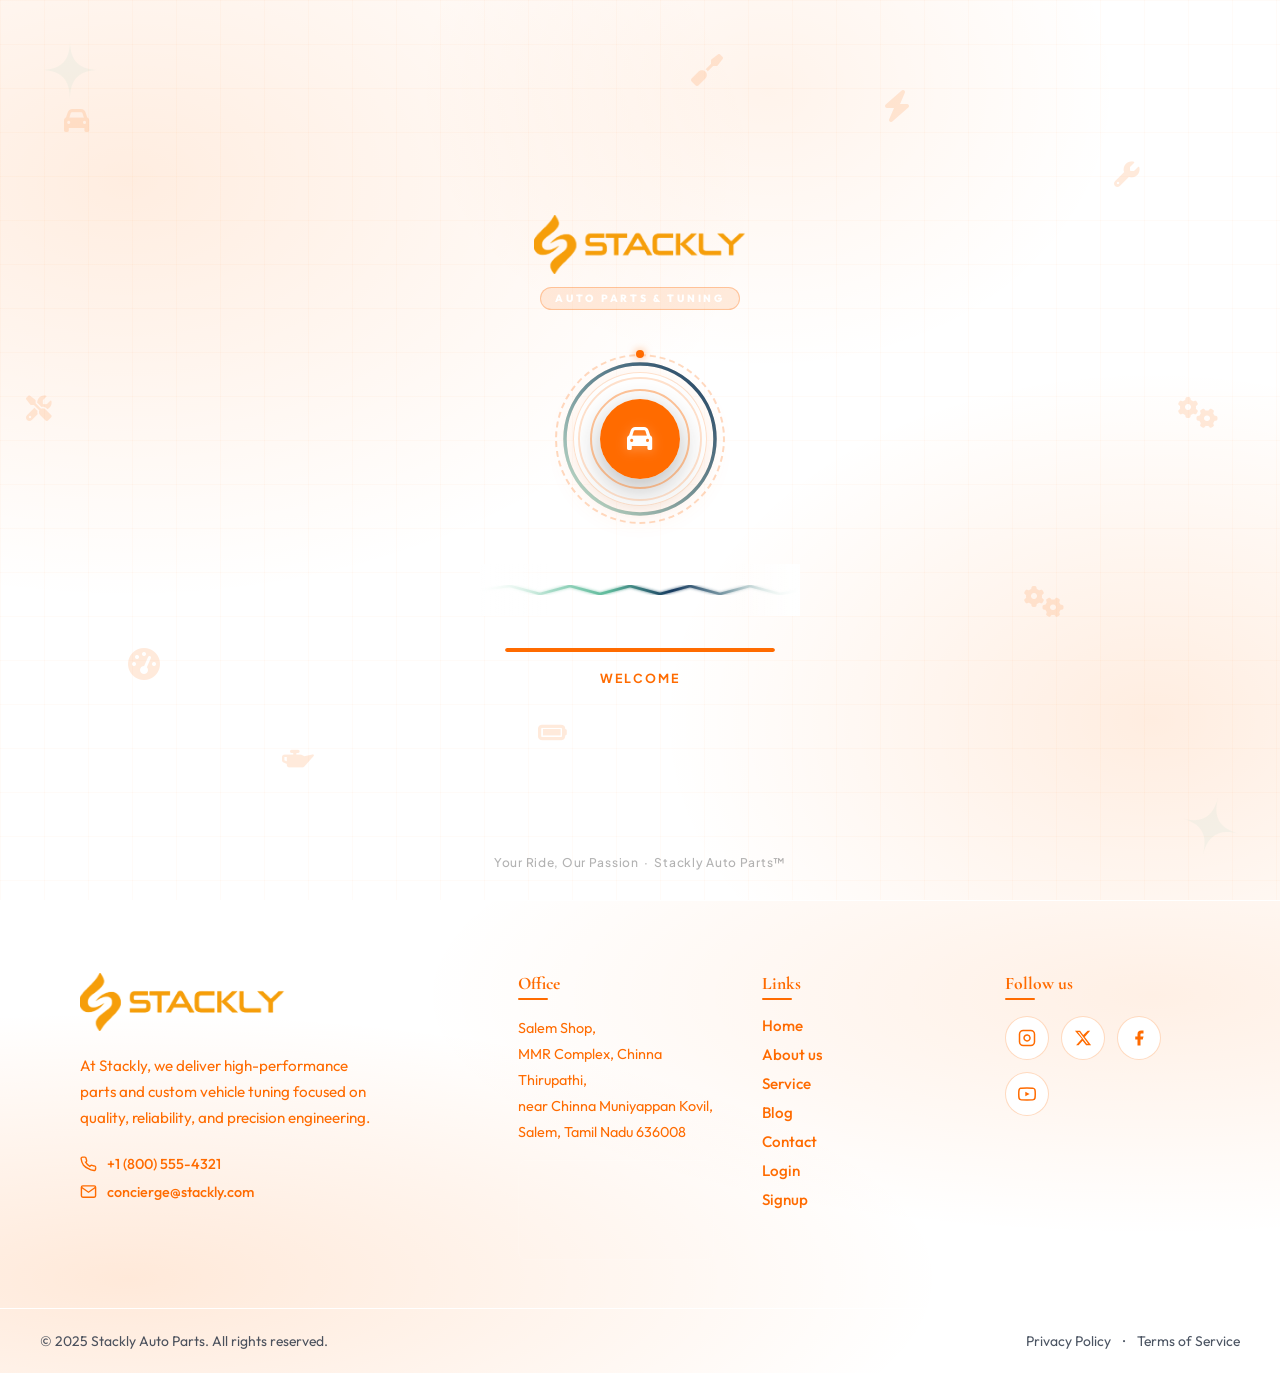
<file: signup.html>
﻿<!DOCTYPE html>
<html lang="en">
<head>
    <meta charset="UTF-8">
    <meta name="viewport" content="width=device-width, initial-scale=1.0">
    <title>Signup - STACKLY Auto Parts Store</title>
    <meta name="description" content="Create an account with Stackly Tuning Garage. Start your journey to premium styling, custom fits, and client support.">
    <!-- Google Fonts: Plus Jakarta Sans & Outfit -->
    <link rel="preconnect" href="https://fonts.googleapis.com">
    <link rel="preconnect" href="https://fonts.gstatic.com" crossorigin>
    <link href="https://fonts.googleapis.com/css2?family=Outfit:wght@300;400;500;600;700;800&family=Plus+Jakarta+Sans:wght@300;400;500;600;700;800&display=swap" rel="stylesheet">
    <link rel="stylesheet" href="https://cdnjs.cloudflare.com/ajax/libs/font-awesome/6.4.0/css/all.min.css">
    <link rel="stylesheet" href="css/style.css">
    <link rel="stylesheet" href="css/auth.css">
    <link rel="stylesheet" href="css/loading.css">
</head>
<body class="signup-page">

    <!-- Scroll Progress Indicator Bar -->
    <div class="scroll-progress-container">
        <div class="scroll-progress-bar" id="page-scroll-indicator"></div>
    </div>

    <!-- Main Outer Wrapper -->
    <div class="site-wrapper" id="page-wrapper-container">
        
        <!-- Floating Pill-Shaped Navbar Header -->
        <header class="navbar-wrapper">
            <div class="navbar-pill" id="navbar-pill-element">
                <a href="index.html" class="navbar-brand" id="stackly-logo-home"><img src="assets/home/stackly logo orange.webp" alt="STACKLY Logo" class="brand-logo-img"></a>
                
                                <nav class="navbar-links" id="main-nav-links">
                    <a href="index.html" class="nav-item " id="nav-item-home">Home</a>
                    <a href="about.html" class="nav-item " id="nav-item-about">About us</a>
                    <a href="service.html" class="nav-item " id="nav-item-services">Service</a>
                    <a href="products.html" class="nav-item " id="nav-item-products">Products</a>
                    <a href="blog.html" class="nav-item " id="nav-item-blog">Blog</a>
                    <a href="contact.html" class="nav-item " id="nav-item-contact">Contact</a>
                    <!-- Mobile Nav Actions -->
                    <div class="mobile-nav-actions">
                        <a href="cart.html" class="btn-mobile-cart" style="color: var(--primary-dark); font-weight: 600; margin-bottom: 10px; display: block; text-decoration: none;"><i class="fa-solid fa-bag-shopping"></i> Cart</a>
                        <a href="login.html" class="btn-login">Login</a>
                        <a href="signup.html" class="btn-signup">Signup</a>
                    </div>
                </nav>

                                <div class="navbar-actions">
                    <a href="cart.html" class="btn-cart-nav" id="btn-navbar-cart" aria-label="View Cart" style="position: relative; margin-right: 20px; color: var(--primary-dark); font-size: 1.25rem; display: inline-flex; align-items: center; text-decoration: none; transition: var(--transition-quick);">
                        <i class="fa-solid fa-bag-shopping"></i>
                        <span class="cart-badge" id="nav-cart-count" style="position: absolute; top: -8px; right: -10px; background-color: var(--primary); color: white; border-radius: 50%; width: 16px; height: 16px; display: none; align-items: center; justify-content: center; font-size: 0.65rem; font-weight: 700;">0</span>
                    </a>
                    <a href="login.html" class="btn-login" id="btn-navbar-login">Login</a>
                    <a href="signup.html" class="btn-signup" id="btn-navbar-signup" style="background: var(--primary); color: #ffffff;">Signup</a>
                    
                    <button class="menu-hamburger" id="nav-menu-hamburger" aria-label="Toggle Navigation Menu" aria-expanded="false">
                        <span class="bar"></span>
                        <span class="bar"></span>
                        <span class="bar"></span>
                    </button>
                </div>
            </div>
        </header>

        <!-- Main Authentication Area -->
        <section class="auth-main-section">
            <div class="auth-grid">
                
                <!-- Left Column: Visual Area -->
                <div class="auth-info-col reveal-fade-right">
                    <span class="auth-eyebrow">
                        <span class="auth-eyebrow-dot"></span>
                        START TODAY
                    </span>
                    <h2 class="auth-main-heading">Join the future of<br><span>styling with Stackly</span></h2>
                    <p class="auth-main-desc">Create your client profile to explore premium style insights and personalized Precision Service coordinates.</p>
                    
                    <!-- tuning technician Image Card with Parallax and Float chips -->
                    <div class="auth-img-frame">
                        <img src="assets/auth/signup_designer.webp" alt="Designer Collaboration" class="auth-image-inner">
                        
                        <!-- Chip 1: ISO Badge -->
                        <div class="auth-float-chip auth-chip-top-right">
                            <span class="auth-chip-icon"><i class="fa-solid fa-star"></i></span>
                            <div class="auth-chip-details">
                                <p>Certified Quality</p>
                                <span>Custom Performance Standards</span>
                            </div>
                        </div>

                        <!-- Chip 2: Support Badge -->
                        <div class="auth-float-chip auth-chip-bottom-left">
                            <span class="auth-chip-icon"><i class="fa-solid fa-check"></i></span>
                            <div class="auth-chip-details">
                                <p>Easy Signup</p>
                                <span>Takes Under 1 Minute</span>
                            </div>
                        </div>
                    </div>
                </div>

                <!-- Right Column: Glassmorphic Card -->
                <div class="auth-form-wrapper reveal-fade-left">
                    <div class="auth-card-glow" aria-hidden="true"></div>
                    <div class="auth-form-card">
                        
                        <!-- Switch Tabs (User / Admin) -->
                        <div class="auth-tabs-container">
                            <div class="auth-tabs">
                                <button type="button" class="auth-tab active" data-role="user">client Signup</button>
                                <button type="button" class="auth-tab" data-role="admin">Admin Signup</button>
                                <div class="auth-tab-slider"></div>
                            </div>
                        </div>

                        <form id="stackly-auth-form" data-redirect="login.html" data-loading-text="Creating Account..." autocomplete="on">
                            <!-- Hidden Field Tracking Active Role -->
                            <input type="hidden" name="role" id="input-role" value="user">

                            <div class="form-row">
                                <!-- Full Name Input Group -->
                                <div class="form-group">
                                    <label class="form-label role-dynamic-text" for="input-name" data-user-label="client Full Name" data-admin-label="Administrator Full Name">client Full Name</label>
                                    <input type="text" class="form-input" id="input-name" placeholder="John Doe" required autocomplete="name">
                                    <div class="error-message">
                                        <svg viewBox="0 0 24 24" fill="none" stroke="currentColor" stroke-width="2.5" width="14" height="14">
                                            <circle cx="12" cy="12" r="10"></circle>
                                            <line x1="12" y1="8" x2="12" y2="12"></line>
                                            <line x1="12" y1="16" x2="12.01" y2="16"></line>
                                        </svg>
                                        <span class="error-text">Please fill in this field.</span>
                                    </div>
                                </div>

                                <!-- Email Input Group -->
                                <div class="form-group">
                                    <label class="form-label role-dynamic-text" for="input-email" data-user-label="client Email Address" data-admin-label="Administrator Email Address">client Email Address</label>
                                    <input type="email" class="form-input" id="input-email" placeholder="username@gmail.com" required autocomplete="email">
                                    <div class="error-message">
                                        <svg viewBox="0 0 24 24" fill="none" stroke="currentColor" stroke-width="2.5" width="14" height="14">
                                            <circle cx="12" cy="12" r="10"></circle>
                                            <line x1="12" y1="8" x2="12" y2="12"></line>
                                            <line x1="12" y1="16" x2="12.01" y2="16"></line>
                                        </svg>
                                        <span class="error-text">Please enter a valid @gmail.com email.</span>
                                    </div>
                                </div>

                                <!-- Password Input Group with Eye option -->
                                <div class="form-group">
                                    <label class="form-label" for="input-password">Password</label>
                                    <div class="password-input-wrapper">
                                        <input type="password" class="form-input" id="input-password" placeholder="••••••••" required autocomplete="new-password">
                                        <button type="button" class="btn-eye-toggle" aria-label="Toggle Password Visibility">
                                            <!-- SVG Eye Open -->
                                            <svg class="icon-eye-open" viewBox="0 0 24 24" fill="none" stroke="currentColor" stroke-width="2" stroke-linecap="round" stroke-linejoin="round">
                                                <path d="M1 12s4-8 11-8 11 8 11 8-4 8-11 8-11-8-11-8z"></path>
                                                <circle cx="12" cy="12" r="3"></circle>
                                            </svg>
                                            <!-- SVG Eye Closed (hidden by default) -->
                                            <svg class="icon-eye-closed" viewBox="0 0 24 24" fill="none" stroke="currentColor" stroke-width="2" stroke-linecap="round" stroke-linejoin="round" style="display: none;">
                                                <path d="M17.94 17.94A10.07 10.07 0 0 1 12 20c-7 0-11-8-11-8a18.45 18.45 0 0 1 5.06-5.94M9.9 4.24A9.12 9.12 0 0 1 12 4c7 0 11 8 11 8a18.5 18.5 0 0 1-2.16 3.19m-6.72-1.07a3 3 0 1 1-4.24-4.24"></path>
                                                <line x1="1" y1="1" x2="23" y2="23"></line>
                                            </svg>
                                        </button>
                                    </div>
                                    <div class="error-message">
                                        <svg viewBox="0 0 24 24" fill="none" stroke="currentColor" stroke-width="2.5" width="14" height="14">
                                            <circle cx="12" cy="12" r="10"></circle>
                                            <line x1="12" y1="8" x2="12" y2="12"></line>
                                            <line x1="12" y1="16" x2="12.01" y2="16"></line>
                                        </svg>
                                        <span class="error-text">Please fill in this field.</span>
                                    </div>
                                </div>

                                <!-- Confirm Password Input Group with Eye option -->
                                <div class="form-group">
                                    <label class="form-label" for="input-confirm">Confirm Password</label>
                                    <div class="password-input-wrapper">
                                        <input type="password" class="form-input" id="input-confirm" placeholder="••••••••" required autocomplete="new-password">
                                        <button type="button" class="btn-eye-toggle" aria-label="Toggle Confirm Password Visibility">
                                            <!-- SVG Eye Open -->
                                            <svg class="icon-eye-open" viewBox="0 0 24 24" fill="none" stroke="currentColor" stroke-width="2" stroke-linecap="round" stroke-linejoin="round">
                                                <path d="M1 12s4-8 11-8 11 8 11 8-4 8-11 8-11-8-11-8z"></path>
                                                <circle cx="12" cy="12" r="3"></circle>
                                            </svg>
                                            <!-- SVG Eye Closed (hidden by default) -->
                                            <svg class="icon-eye-closed" viewBox="0 0 24 24" fill="none" stroke="currentColor" stroke-width="2" stroke-linecap="round" stroke-linejoin="round" style="display: none;">
                                                <path d="M17.94 17.94A10.07 10.07 0 0 1 12 20c-7 0-11-8-11-8a18.45 18.45 0 0 1 5.06-5.94M9.9 4.24A9.12 9.12 0 0 1 12 4c7 0 11 8 11 8a18.5 18.5 0 0 1-2.16 3.19m-6.72-1.07a3 3 0 1 1-4.24-4.24"></path>
                                                <line x1="1" y1="1" x2="23" y2="23"></line>
                                            </svg>
                                        </button>
                                    </div>
                                    <div class="error-message">
                                        <svg viewBox="0 0 24 24" fill="none" stroke="currentColor" stroke-width="2.5" width="14" height="14">
                                            <circle cx="12" cy="12" r="10"></circle>
                                            <line x1="12" y1="8" x2="12" y2="12"></line>
                                            <line x1="12" y1="16" x2="12.01" y2="16"></line>
                                        </svg>
                                        <span class="error-text">Please fill in this field.</span>
                                    </div>
                                </div>
                            </div>

                            <!-- Form Action Button -->
                            <div class="form-actions">
                                <button type="submit" class="btn-form-submit" data-loading-text="Creating Account...">
                                    <span>Create Account</span>
                                </button>
                            </div>

                            <!-- Login Switcher Text -->
                            <div class="auth-subtext">
                                Already have an account?<a href="login.html">Login</a>
                            </div>
                        </form>

                    </div>
                </div>

            </div>
        </section>

    </div>

    <!-- ===== Footer ===== -->
    <footer class="site-footer" id="site-footer">
        <div class="footer-bg-anim"></div>
        <div class="footer-inner">

            <!-- Col 1: Brand -->
            <div class="footer-col footer-brand-col">
                <a href="index.html" class="footer-logo-link"><img src="assets/home/stackly logo orange.webp" alt="STACKLY Logo" class="footer-logo"></a>
                <p class="footer-tagline">At Stackly, we deliver high-performance parts and custom vehicle tuning focused on quality, reliability, and precision engineering.</p>
                <div class="footer-contact-details">
                    <a href="tel:+18005551234" class="footer-contact-item">
                        <svg viewBox="0 0 24 24" fill="none" stroke="currentColor" stroke-width="2"><path d="M22 16.92v3a2 2 0 0 1-2.18 2 19.79 19.79 0 0 1-8.63-3.07A19.5 19.5 0 0 1 4.69 14a19.79 19.79 0 0 1-3.07-8.67A2 2 0 0 1 3.62 3h3a2 2 0 0 1 2 1.72c.127.96.361 1.903.7 2.81a2 2 0 0 1-.45 2.11L7.91 10.09a16 16 0 0 0 6 6l.91-.91a2 2 0 0 1 2.11-.45c.907.339 1.85.573 2.81.7A2 2 0 0 1 22 17.92z"/></svg>
                        +1 (800) 555-4321
                    </a>
                    <a href="mailto:concierge@stackly.com" class="footer-contact-item">
                        <svg viewBox="0 0 24 24" fill="none" stroke="currentColor" stroke-width="2"><path d="M4 4h16c1.1 0 2 .9 2 2v12c0 1.1-.9 2-2 2H4c-1.1 0-2-.9-2-2V6c0-1.1.9-2 2-2z"/><polyline points="22,6 12,13 2,6"/></svg>
                        concierge@stackly.com
                    </a>
                </div>
            </div>

            <!-- Col 2: Office -->
                        <div class="footer-col footer-office-col">
                <h4 class="footer-col-title">Office</h4>
                <address class="footer-address">
                    Salem Shop,<br>
                    MMR Complex, Chinna Thirupathi,<br>
                    near Chinna Muniyappan Kovil,<br>
                    Salem, Tamil Nadu 636008
                </address>
               <!-- Embedded Google Map -->
                <div class="footer-map" style="margin-top: 12px; border-radius: 8px; overflow: hidden; height: 100px; border: 1px solid rgba(255,255,255,0.1);">
                    <iframe src="https://maps.google.com/maps?q=MMR%20Complex,%20Chinna%20Thirupathi,%20near%20Chinna%20Muniyappan%20Kovil,%20Salem,%20Tamil%20Nadu%20636008&t=&z=14&ie=UTF8&iwloc=&output=embed" width="100%" height="100%" style="border:0;" allowfullscreen="" loading="lazy"></iframe>
                </div>
            </div>

            <!-- Col 3: Links -->
            <div class="footer-col footer-links-col">
                <h4 class="footer-col-title">Links</h4>
                <nav class="footer-nav">
                    <a href="index.html" class="footer-nav-link">Home</a>
                    <a href="about.html" class="footer-nav-link">About us</a>
                    <a href="service.html" class="footer-nav-link">Service</a>
                    <a href="blog.html" class="footer-nav-link">Blog</a>
                    <a href="contact.html" class="footer-nav-link">Contact</a>
                    <a href="login.html" class="footer-nav-link">Login</a>
                    <a href="signup.html" class="footer-nav-link">Signup</a>
                </nav>
            </div>

            <!-- Col 4: Follow Us -->
            <div class="footer-col footer-social-col">
                <h4 class="footer-col-title">Follow us</h4>
                <div class="footer-social-icons">
                    <a href="404.html" class="footer-social-btn" aria-label="Instagram">
                        <svg viewBox="0 0 24 24" fill="none" stroke="currentColor" stroke-width="2"><rect x="2" y="2" width="20" height="20" rx="5" ry="5"/><path d="M16 11.37A4 4 0 1 1 12.63 8 4 4 0 0 1 16 11.37z"/><line x1="17.5" y1="6.5" x2="17.51" y2="6.5"/></svg>
                    </a>
                    <a href="404.html" class="footer-social-btn" aria-label="X (Twitter)">
                        <svg viewBox="0 0 24 24" fill="currentColor"><path d="M18.244 2.25h3.308l-7.227 8.26 8.502 11.24H16.17l-4.714-6.231-5.401 6.231H2.748l7.73-8.835L1.254 2.25H8.08l4.253 5.622zm-1.161 17.52h1.833L7.084 4.126H5.117z"/></svg>
                    </a>
                    <a href="404.html" class="footer-social-btn" aria-label="Facebook">
                        <svg viewBox="0 0 24 24" fill="currentColor"><path d="M18 2h-3a5 5 0 0 0-5 5v3H7v4h3v8h4v-8h3l1-4h-4V7a1 1 0 0 1 1-1h3z"/></svg>
                    </a>
                    <a href="404.html" class="footer-social-btn" aria-label="YouTube">
                        <svg viewBox="0 0 24 24" fill="none" stroke="currentColor" stroke-width="2"><path d="M22.54 6.42a2.78 2.78 0 0 0-1.95-1.95C18.88 4 12 4 12 4s-6.88 0-8.59.46a2.78 2.78 0 0 0-1.95 1.96C1 8.12 1 12 1 12s0 3.88.46 5.58a2.78 2.78 0 0 0 1.95 1.95C5.12 20 12 20 12 20s6.88 0 8.59-.47a2.78 2.78 0 0 0 1.95-1.95C23 15.88 23 12 23 12s0-3.88-.46-5.58z"/><polygon fill="currentColor" stroke="none" points="9.75 15.02 15.5 12 9.75 8.98 9.75 15.02"/></svg>
                    </a>
                </div>
            </div>

        </div>

        <div class="footer-bottom">
            <p class="footer-copy">&copy; 2025 Stackly Auto Parts. All rights reserved.</p>
            <div class="footer-bottom-links">
                <a href="404.html">Privacy Policy</a>
                <span>·</span>
                <a href="404.html">Terms of Service</a>
            </div>
        </div>
    </footer>

    <!-- Custom Success Toast Popup -->
    <div class="success-toast" id="success-toast-message">
        <span class="success-toast-icon"><i class="fa-solid fa-check"></i></span>
        <span class="success-toast-text">Registration Successful! Redirecting to login...</span>
    </div>

    <!-- Link JS script -->
    <script src="js/auth.js"></script>
    <script src="js/cart-helper.js"></script>
    <script src="js/loading.js"></script>
</body>
</html>
</file>
<file: css/style.css>
@import url('https://fonts.googleapis.com/css2?family=Cormorant+Garamond:ital,wght@0,300;0,400;0,500;0,600;0,700;1,400&family=Outfit:wght@300;400;500;600;700;800&family=Plus+Jakarta+Sans:wght@300;400;500;600;700;800&display=swap');
/* CSS Variables & Theme Setup */
:root {
    --primary: #FF6B00;          /* Royal Blue */
    --primary-light: rgba(255, 107, 0, 0.85); /* Royal Blue with opacity */
    --primary-dark: #FF6B00;     /* Royal Blue */
    --bg-mint: #FFFFFF;          /* Pure White background */
    
    --text-heading: #1E293B;      /* Slate Gray for headings */
    --text-body: rgba(30, 41, 59, 0.8); /* Slate Gray with opacity */
    --text-nav-inactive: rgba(255, 255, 255, 0.75);
    --text-nav-active: #FF6B00;
    
    --font-heading: 'Cormorant Garamond', 'Outfit', serif;
    --font-body: 'Outfit', 'Plus Jakarta Sans', system-ui, -apple-system, sans-serif;
    
    --glass-bg: rgba(255, 255, 255, 0.85);  /* Frosted White */
    --glass-border: rgba(30, 41, 59, 0.15); /* Slate Gray with opacity */
    --glass-glow: 0 18px 45px rgba(255, 107, 0, 0.08), 0 0 25px rgba(255, 107, 0, 0.04);
    
    --shadow-stats: 0 20px 50px rgba(255, 107, 0, 0.06);
    
    --transition-smooth: all 0.5s cubic-bezier(0.16, 1, 0.3, 1);
    --transition-quick: all 0.25s ease;
}

/* Base Styles */
* {
    margin: 0;
    padding: 0;
    box-sizing: border-box;
}

html {
    scroll-behavior: smooth;
    overflow-x: hidden;
    overflow-y: auto;
}

body {
    font-family: var(--font-body);
    background: linear-gradient(180deg, var(--bg-mint) 0%, #FFFFFF 100%);
    color: var(--text-heading);
    min-height: 100vh;
    overflow: visible; /* Prevent double scrollbars by keeping body overflow visible */
}

.site-wrapper {
    position: relative;
    width: 100%;
    min-height: 100vh;
    overflow: visible; /* Prevent wrapper-level internal scrolling */
    /* No z-index here - prevents stacking context isolation which can cause
       footer to render above the fixed navbar on some browsers */
}

/* Scroll Progress indicator */
.scroll-progress-container {
    position: fixed;
    top: 0;
    left: 0;
    width: 100%;
    height: 4px;
    background-color: transparent;
    z-index: 1000;
    pointer-events: none;
}

.scroll-progress-bar {
    height: 100%;
    width: 0%;
    background-color: var(--primary);
    box-shadow: 0 0 8px rgba(255, 107, 0, 0.5);
    transition: width 0.1s ease-out;
}

/* Full-Bleed Hero Background Image */
.hero-background-image {
    position: absolute;
    top: 0;
    left: 0;
    width: 100%;
    height: 940px; /* Covers header, hero elements, and extends behind stats */
    background-image: url('../assets/parts/img_12.webp');
    background-size: cover;
    background-position: center top;
    background-repeat: no-repeat;
    z-index: 2; /* Sits behind hero container elements (z-index 10) but enables glassmorphism blur */
    pointer-events: none;
    transition: transform 0.15s ease-out;
    will-change: transform;
}

/* Floating Pill Navbar */
.navbar-wrapper {
    position: fixed;
    top: 0;
    left: 0;
    width: 100%;
    padding: 24px 24px 0 24px;
    z-index: 9999 !important;
}
.navbar-pill {
    max-width: 1200px;
    margin: 0 auto;
    background: rgba(11, 15, 25, 0.85);
    backdrop-filter: blur(16px);
    -webkit-backdrop-filter: blur(16px);
    border: 1.5px solid rgba(255, 107, 0, 0.35);
    border-radius: 100px;
    display: flex;
    justify-content: space-between;
    align-items: center;
    padding: 12px 36px;
    box-shadow: 0 10px 30px rgba(0, 0, 0, 0.4);
    transition: var(--transition-smooth);
}

/* Stackly Logo Image */
.navbar-brand {
    display: flex;
    align-items: center;
    text-decoration: none;
}

.brand-logo-img {
    height: 38px;
    width: auto;
    display: block;
    transition: var(--transition-smooth);
}

.navbar-brand:hover .brand-logo-img {
    transform: scale(1.05);
}

/* Navbar Nav Links */
.navbar-links {
    display: flex;
    align-items: center;
    gap: 32px;
}

.mobile-nav-actions {
    display: none;
}

.nav-item {
    text-decoration: none;
    color: var(--text-nav-inactive);
    font-weight: 500;
    font-size: 1rem;
    padding: 6px 0;
    position: relative;
    transition: var(--transition-quick);
}

.nav-item:hover {
    color: var(--text-nav-active);
}

/* Active Underline */
.nav-item::after {
    content: '';
    position: absolute;
    bottom: -2px;
    left: 0;
    width: 0;
    height: 2.5px;
    background-color: var(--text-nav-active);
    transition: var(--transition-smooth);
    border-radius: 4px;
}

.nav-item.active {
    color: var(--text-nav-active);
    font-weight: 700;
}

.nav-item.active::after {
    width: 100%;
}

/* Navbar actions and buttons */
.navbar-actions {
    display: flex;
    align-items: center;
    gap: 14px;
}

/* Login button: outline border style */
.btn-login {
    text-decoration: none;
    background: transparent;
    border: 1.5px solid var(--primary);
    color: var(--primary);
    font-family: var(--font-body);
    font-weight: 600;
    font-size: 0.95rem;
    padding: 10px 26px;
    border-radius: 100px;
    box-shadow: 0 4px 10px rgba(0, 0, 0, 0.03);
    transition: var(--transition-smooth);
}

.btn-login:hover {
    transform: translateY(-2px);
    box-shadow: 0 6px 15px rgba(255, 107, 0, 0.15);
    background: rgba(255, 107, 0, 0.08);
}

/* Signup button: solid style */
.btn-signup {
    text-decoration: none;
    background: var(--primary);
    border: 1.5px solid var(--primary);
    color: #ffffff;
    font-family: var(--font-body);
    font-weight: 600;
    font-size: 0.95rem;
    padding: 9px 24px;
    border-radius: 100px;
    transition: var(--transition-smooth);
}

.btn-signup:hover {
    background-color: var(--primary);
    opacity: 0.9;
    color: #ffffff;
    box-shadow: 0 6px 15px rgba(255, 107, 0, 0.25);
    transform: translateY(-2px);
}

/* Hamburger mobile menu button */
.menu-hamburger {
    display: none;
    flex-direction: column;
    justify-content: space-between;
    width: 24px;
    height: 18px;
    background: transparent;
    border: none;
    cursor: pointer;
    z-index: 110;
}

.menu-hamburger .bar {
    width: 100%;
    height: 2px;
    background-color: var(--text-nav-active);
    border-radius: 2px;
    transition: var(--transition-smooth);
}

/* Main Hero Container */
.hero-container {
    max-width: 1200px;
    margin: 0 auto;
    padding: 150px 24px 40px 24px;
    position: relative;
    z-index: 10;
}

/* Glowing blurry heart behind text card */
.glowing-heart-behind-card {
    position: absolute;
    top: 90px;
    left: 80px;
    width: 240px;
    height: 240px;
    z-index: 3; /* Behind the glass card (z-index 10) */
    pointer-events: none;
    filter: blur(24px);
    opacity: 0.4;
    transition: transform 0.1s ease-out;
    animation: heart-pulse 5s ease-in-out infinite alternate;
}

.glowing-heart-behind-card svg {
    width: 100%;
    height: 100%;
}

@keyframes heart-pulse {
    0% { transform: scale(1) rotate(0deg); opacity: 0.35; }
    100% { transform: scale(1.08) rotate(3deg); opacity: 0.5; }
}

.hero-layout {
    display: flex;
    align-items: center;
    justify-content: space-between;
    gap: 48px;
    perspective: 1000px; /* Enable 3D hover effects */
}

.hero-card-column {
    flex: 1 1 52%;
}

/* Hero Glassmorphic Text Card */
.hero-text-card {
    background: var(--glass-bg);
    border: 1px solid var(--glass-border);
    border-radius: 28px;
    padding: 48px 52px;
    backdrop-filter: blur(20px);
    -webkit-backdrop-filter: blur(20px);
    box-shadow: var(--glass-glow);
    transform-style: preserve-3d;
    will-change: transform;
}

.hero-text-card h1 {
    font-family: var(--font-heading);
    font-size: 3.25rem;
    font-weight: 800;
    color: var(--text-heading);
    margin-bottom: 8px;
    letter-spacing: -0.01em;
    transform: translateZ(20px); /* 3D layer pop out */
}

.hero-text-card h1 .text-gold {
    color: var(--primary);
}

.hero-text-card h2 {
    font-family: var(--font-heading);
    font-size: 2.1rem;
    font-weight: 600;
    color: var(--text-heading);
    margin-bottom: 20px;
    letter-spacing: -0.01em;
    transform: translateZ(15px);
}

.hero-text-card h2 .text-gold-light {
    color: var(--primary-light);
}

.hero-text-card p {
    font-family: var(--font-body);
    font-size: 1.15rem;
    font-weight: 500;
    color: var(--text-body);
    margin-bottom: 36px;
    line-height: 1.6;
    max-width: 520px;
    transform: translateZ(10px);
}

/* Hero Buttons */
.hero-button-group {
    display: flex;
    align-items: center;
    gap: 20px;
    transform: translateZ(15px);
}

/* Book appointment: Light mint-green solid gradient */
.btn-book {
    text-decoration: none;
    background: linear-gradient(180deg, var(--bg-mint) 0%, var(--bg-mint) 100%);
    border: 1.5px solid rgba(255, 107, 0, 0.25);
    color: var(--text-body);
    font-family: var(--font-body);
    font-weight: 700;
    font-size: 1.05rem;
    padding: 14px 32px;
    border-radius: 100px;
    box-shadow: 0 8px 20px rgba(255, 107, 0, 0.12);
    transition: var(--transition-smooth);
}

.btn-book:hover {
    transform: translateY(-3px) translateZ(5px);
    box-shadow: 0 12px 25px rgba(255, 107, 0, 0.22);
    background: linear-gradient(180deg, #FFFFFF 0%, rgba(255, 107, 0, 0.2) 100%);
}

/* Learn more: Outline pill */
.btn-learn {
    text-decoration: none;
    background: transparent;
    border: 1.5px solid var(--primary);
    color: var(--primary-dark);
    font-family: var(--font-body);
    font-weight: 700;
    font-size: 1.05rem;
    padding: 14px 32px;
    border-radius: 100px;
    transition: var(--transition-smooth);
}

.btn-learn:hover {
    background-color: var(--primary);
    color: #ffffff;
    box-shadow: 0 8px 20px rgba(255, 107, 0, 0.2);
    transform: translateY(-3px) translateZ(5px);
}

/* Hero Image Right Side */
.hero-image-column {
    flex: 1 1 48%;
    display: flex;
    justify-content: flex-end;
    align-items: flex-end;
}

.stylist-image-wrapper {
    width: 100%;
    max-width: 440px;
    position: relative;
    z-index: 10;
    will-change: transform;
}

.stylist-img {
    width: 100%;
    height: auto;
    object-fit: cover;
    display: block;
    animation: breathing 6s ease-in-out infinite alternate;
}

/* Breathing float effect for doctor image */
@keyframes breathing {
    0% { transform: translateY(0) scale(1); }
    100% { transform: translateY(-10px) scale(1.015); }
}

/* Statistics section below Hero */
.stats-section-container {
    max-width: 1200px;
    margin: 20px auto 40px auto;
    padding: 0 24px;
    position: relative;
    z-index: 20;
}

.stats-card-wide {
    background-color: var(--glass-bg);
    border-radius: 28px;
    padding: 36px 48px;
    box-shadow: var(--shadow-stats);
    border: 1px solid rgba(255, 107, 0, 0.1);
    display: flex;
    justify-content: space-between;
    align-items: center;
    transition: var(--transition-smooth);
}

.stat-column {
    flex: 1;
    text-align: center;
    position: relative;
}

.stat-column:not(:last-child)::after {
    content: '';
    position: absolute;
    right: 0;
    top: 15%;
    width: 1px;
    height: 70%;
    background-color: rgba(255, 107, 0, 0.15);
}

.stat-number-wrapper {
    font-family: var(--font-heading);
    font-size: 2.6rem;
    font-weight: 800;
    color: var(--text-heading);
    margin-bottom: 6px;
    line-height: 1;
    display: flex;
    justify-content: center;
    align-items: baseline;
}

.stat-number {
    font-weight: 800;
}

.stat-suffix {
    font-weight: 700;
}

.stat-label {
    font-family: var(--font-body);
    font-size: 1.05rem;
    font-weight: 500;
    color: var(--text-heading);
    opacity: 0.85;
}

.stats-card-wide:hover {
    transform: translateY(-5px);
    box-shadow: 0 25px 60px rgba(255, 107, 0, 0.14);
}


/* --- Wellness Section --- */
.wellness-section-container {
    max-width: 1200px;
    margin: 80px auto 120px auto;
    padding: 0 24px;
    position: relative;
    z-index: 20;
}

.wellness-card {
    position: relative;
    background: linear-gradient(135deg, var(--bg-mint) 0%, rgba(255, 107, 0, 0.08) 100%);
    border: 1px solid rgba(255, 107, 0, 0.2);
    border-radius: 28px;
    padding: 64px 80px;
    display: flex;
    align-items: center;
    justify-content: space-between;
    overflow: visible; /* Required to allow the nurse image to stick out the top */
    box-shadow: 0 15px 45px rgba(255, 107, 0, 0.08);
    perspective: 1000px;
    transition: var(--transition-smooth);
    will-change: transform;
}

.wellness-card:hover {
    transform: translateY(-4px);
    box-shadow: 0 25px 60px rgba(255, 107, 0, 0.15);
}

/* Homepage Redesign Styling Extensions */
.cat-card, .prod-card, .blog-card, .promo-banner {
    transition: all 0.3s cubic-bezier(0.25, 0.8, 0.25, 1) !important;
}
.cat-card:hover {
    transform: translateY(-5px);
    border-color: var(--primary) !important;
    box-shadow: 0 10px 20px rgba(255, 107, 0, 0.1) !important;
}
.prod-card:hover {
    transform: translateY(-5px);
    border-color: var(--primary) !important;
    box-shadow: 0 10px 20px rgba(255, 107, 0, 0.12) !important;
}
.blog-card:hover {
    transform: translateY(-5px);
    border-color: var(--primary) !important;
    box-shadow: 0 10px 20px rgba(255, 107, 0, 0.1) !important;
}
.promo-banner:hover {
    transform: translateY(-3px);
    box-shadow: 0 15px 30px rgba(0, 0, 0, 0.45) !important;
    border-color: var(--primary) !important;
}
.brand-partner-item:hover {
    color: var(--primary) !important;
}

.wellness-content {
    flex: 1 1 55%;
    z-index: 5;
    transform-style: preserve-3d;
}

.wellness-title {
    font-family: var(--font-heading);
    font-size: 2.85rem;
    font-weight: 800;
    color: var(--text-heading);
    margin-bottom: 16px;
    line-height: 1.2;
    letter-spacing: -0.015em;
    transform: translateZ(20px);
}

.wellness-desc {
    font-family: var(--font-body);
    font-size: 1.15rem;
    font-weight: 500;
    color: var(--text-body);
    margin-bottom: 32px;
    line-height: 1.6;
    max-width: 480px;
    transform: translateZ(10px);
}

.wellness-form {
    display: flex;
    align-items: center;
    gap: 16px;
    max-width: 460px;
    transform: translateZ(15px);
}

.wellness-input {
    flex: 1;
    background-color: var(--glass-bg);
    border: 1px solid rgba(255, 107, 0, 0.2);
    border-radius: 100px;
    padding: 15px 28px;
    font-family: var(--font-body);
    font-size: 1rem;
    color: var(--text-heading);
    box-shadow: 0 4px 10px rgba(0, 0, 0, 0.02);
    outline: none;
    transition: var(--transition-quick);
}

.wellness-input:focus {
    border-color: var(--primary);
    box-shadow: 0 0 0 3px rgba(255, 107, 0, 0.15);
}

/* Join now button: Gradient matching Book Appt button */
.btn-join {
    background: linear-gradient(180deg, var(--bg-mint) 0%, var(--bg-mint) 100%);
    border: 1.5px solid rgba(255, 107, 0, 0.25);
    color: var(--text-body);
    font-family: var(--font-body);
    font-weight: 700;
    font-size: 1.05rem;
    padding: 15px 32px;
    border-radius: 100px;
    cursor: pointer;
    box-shadow: 0 8px 18px rgba(255, 107, 0, 0.08);
    transition: var(--transition-smooth);
}

.btn-join:hover {
    transform: translateY(-2px);
    box-shadow: 0 12px 22px rgba(255, 107, 0, 0.18);
    background: linear-gradient(180deg, #FFFFFF 0%, rgba(255, 107, 0, 0.2) 100%);
}

.wellness-image-container {
    flex: 1 1 45%;
    position: absolute;
    bottom: 0;
    right: 40px;
    height: 120%; /* Makes image taller than the card */
    width: auto;
    display: flex;
    align-items: flex-end;
    pointer-events: none;
    z-index: 4;
}

.designer-img {
    height: 100%;
    width: auto;
    object-fit: contain;
    object-position: bottom right;
    transform-origin: bottom center;
    will-change: transform;
    animation: slow-float-designer 8s ease-in-out infinite alternate;
}

@keyframes slow-float-designer {
    0% { transform: translateY(0); }
    100% { transform: translateY(-8px); }
}


/* --- Healthline Tools Section --- */
.tools-section-container {
    width: 100%;
    max-width: 100%;
    margin: 100px 0 140px 0;
    padding: 100px 0;
    position: relative;
    z-index: 20;
    overflow: hidden; /* Prevent parallax overflow */
}

/* Floating Background Image (Gemini Generated Image) - Full Bleed, same style as Hero background */
.tools-bg-image-wrapper {
    position: absolute;
    top: 0;
    left: 0;
    width: 100%;
    height: 100%;
    background-image: url('../assets/parts/img_2.webp');
    background-size: cover;
    background-position: center;
    background-repeat: no-repeat;
    z-index: 1; /* Sits behind the cards */
    pointer-events: none;
    border-radius: 0; /* Full Bleed, no rounded corners, matching hero */
    transition: transform 0.15s ease-out;
    will-change: transform;
}

/* Subtle mask overlay matching the hero section light style, keeps text readable */
.tools-bg-image-wrapper::after {
    content: '';
    position: absolute;
    top: 0;
    left: 0;
    width: 100%;
    height: 100%;
    background: radial-gradient(circle, rgba(255, 255, 255, 0.15) 0%, rgba(243, 251, 248, 0.6) 100%);
}

.tools-inner-content {
    max-width: 1200px;
    margin: 0 auto;
    padding: 0 24px;
    position: relative;
    z-index: 5;
}

.section-header {
    text-align: center;
    margin-bottom: 60px;
    position: relative;
    z-index: 5;
}

.section-tagline {
    font-family: var(--font-body);
    font-size: 0.9rem;
    font-weight: 700;
    color: var(--primary);
    text-transform: uppercase;
    letter-spacing: 0.15em;
    display: block;
}

.animated-gradient-heading {
    font-family: var(--font-heading);
    font-size: 3.25rem;
    font-weight: 800;
    background: linear-gradient(120deg, var(--primary-dark) 0%, var(--primary) 50%, var(--primary-light) 100%);
    background-size: 200% auto;
    -webkit-background-clip: text;
    -webkit-text-fill-color: transparent;
    animation: gradient-text-shine 6s linear infinite;
    margin: 8px 0 16px 0;
    display: inline-block;
}

@keyframes gradient-text-shine {
    0% { background-position: 0% 50%; }
    50% { background-position: 100% 50%; }
    100% { background-position: 0% 50%; }
}

.heading-line-decor {
    width: 80px;
    height: 4px;
    background: linear-gradient(90deg, var(--primary) 0%, var(--primary-light) 100%);
    margin: 0 auto;
    border-radius: 2px;
}

.tools-row {
    display: flex;
    gap: 32px;
    margin-bottom: 32px;
    position: relative;
    z-index: 5;
}

/* Glassmorphic Large Tool Card */
.tool-card-large {
    flex: 1 1 58%;
    background: rgba(255, 255, 255, 0.52);
    backdrop-filter: blur(24px);
    -webkit-backdrop-filter: blur(24px);
    border: 1.5px solid rgba(255, 107, 0, 0.4);
    border-radius: 28px;
    padding: 52px 56px 52px 52px;
    position: relative;
    overflow: hidden; /* Clips the bottom portion of the images */
    display: flex;
    flex-direction: column;
    justify-content: space-between;
    min-height: 500px;
    box-shadow: 0 15px 40px rgba(255, 107, 0, 0.08);
    perspective: 1000px;
    transition: var(--transition-smooth);
    will-change: transform;
}

.tool-card-large:hover {
    transform: translateY(-4px);
    box-shadow: 0 25px 60px rgba(255, 107, 0, 0.18);
    border-color: rgba(255, 107, 0, 0.6);
}

.tool-card-content {
    max-width: 55%;
    z-index: 5;
    position: relative;
    transform-style: preserve-3d;
}

.tool-card-title {
    font-family: var(--font-heading);
    font-size: 2.15rem;
    font-weight: 800;
    color: var(--primary-dark); /* Dark green matching header */
    margin-bottom: 12px;
    line-height: 1.25;
    transform: translateZ(20px);
}

.tool-card-desc {
    font-family: var(--font-body);
    font-size: 1.05rem;
    font-weight: 500;
    color: var(--text-body);
    margin-bottom: 28px;
    line-height: 1.6;
    transform: translateZ(10px);
}

/* Visit Nutrition Hub / Search Drugs outline button */
.btn-tool-visit {
    display: inline-block;
    text-decoration: none;
    background: rgba(255, 255, 255, 0.7);
    border: 1px solid rgba(255, 107, 0, 0.5);
    color: var(--text-body);
    font-family: var(--font-body);
    font-weight: 600;
    font-size: 0.95rem;
    padding: 11px 26px;
    border-radius: 100px;
    box-shadow: 0 4px 10px rgba(255, 107, 0, 0.06);
    transition: var(--transition-smooth);
    transform: translateZ(15px);
}

.btn-tool-visit:hover {
    background: var(--primary);
    color: #ffffff;
    border-color: var(--primary);
    box-shadow: 0 8px 18px rgba(255, 107, 0, 0.25);
}

/* Card Image Wrapper positioned absolute bottom right */
.tool-card-image-wrap {
    position: absolute;
    bottom: -60px; /* Cuts image bottom exactly as in screenshot */
    right: 15px;
    width: 340px;
    height: 340px;
    pointer-events: none;
    z-index: 2;
    display: flex;
    justify-content: center;
    align-items: flex-end;
}

.tool-large-img {
    width: 100%;
    height: auto;
    object-fit: contain;
    transition: transform 0.6s cubic-bezier(0.16, 1, 0.3, 1);
}

.tool-card-large:hover .tool-large-img {
    transform: scale(1.06) translateY(-8px);
}

/* Tool Stacks */
.tool-card-stack {
    flex: 1 1 42%;
    display: flex;
    flex-direction: column;
    gap: 20px;
}

/* Glassmorphic Small Tool Card */
.tool-card-small {
    background: rgba(255, 255, 255, 0.52);
    backdrop-filter: blur(24px);
    -webkit-backdrop-filter: blur(24px);
    border: 1.5px solid rgba(255, 107, 0, 0.35);
    border-radius: 20px;
    padding: 24px 32px;
    display: flex;
    align-items: center;
    justify-content: space-between;
    gap: 20px;
    box-shadow: 0 8px 24px rgba(255, 107, 0, 0.05);
    transition: var(--transition-smooth);
}

.tool-card-small:hover {
    transform: translateX(-4px); /* Moves left slightly */
    box-shadow: 0 15px 35px rgba(255, 107, 0, 0.14);
    border-color: rgba(255, 107, 0, 0.6);
}

.tool-small-text {
    flex: 1;
}

.tool-small-title {
    font-family: var(--font-heading);
    font-size: 1.35rem;
    font-weight: 700;
    color: var(--primary-dark);
    margin-bottom: 6px;
}

.tool-small-desc {
    font-family: var(--font-body);
    font-size: 0.95rem;
    font-weight: 500;
    color: var(--text-body);
    line-height: 1.4;
}

/* Green Circle arrow button */
.tool-small-arrow {
    width: 44px;
    height: 44px;
    border-radius: 50%;
    background-color: transparent;
    border: 1.5px solid var(--primary);
    color: var(--primary);
    display: flex;
    align-items: center;
    justify-content: center;
    transition: var(--transition-quick);
    flex-shrink: 0;
}

.tool-small-arrow svg {
    width: 20px;
    height: 20px;
    transition: transform 0.25s ease;
}

.tool-small-arrow:hover {
    background-color: var(--primary);
    color: #ffffff;
}

.tool-card-small:hover .tool-small-arrow {
    background-color: var(--primary);
    color: #ffffff;
}

.tool-card-small:hover .tool-small-arrow svg {
    transform: translateX(3px); /* Arrow slides slightly right */
}


/* --- Right-to-Left Slide-In Animation --- */
.reveal-right-to-left {
    opacity: 0;
    transform: translateX(80px);
    transition: opacity 1.2s cubic-bezier(0.16, 1, 0.3, 1), transform 1.2s cubic-bezier(0.16, 1, 0.3, 1);
}

.reveal-right-to-left.active {
    opacity: 1;
    transform: translateX(0);
}


/* --- Entry Animation Classes (Loaded via JS) --- */

/* Navbar fade-in */
.navbar-wrapper {
    opacity: 0;
    transform: translateY(-20px);
    transition: opacity 1s cubic-bezier(0.16, 1, 0.3, 1), transform 1s cubic-bezier(0.16, 1, 0.3, 1);
}
.navbar-wrapper.active {
    opacity: 1;
    transform: translateY(0);
}

/* Hero card entry slide-up */
.hero-text-card {
    opacity: 0;
    transform: translateY(40px);
    transition: opacity 1.2s cubic-bezier(0.16, 1, 0.3, 1), transform 1.2s cubic-bezier(0.16, 1, 0.3, 1);
}
.hero-text-card.active {
    opacity: 1;
    transform: translateY(0);
}

/* Individual text reveals inside hero card */
.reveal-text {
    opacity: 0;
    transform: translateY(20px);
    transition: opacity 0.8s cubic-bezier(0.16, 1, 0.3, 1), transform 0.8s cubic-bezier(0.16, 1, 0.3, 1);
}
.reveal-text.active {
    opacity: 1;
    transform: translateY(0);
}

/* Stagger delays */
.delay-1 { transition-delay: 0.2s; }
.delay-2 { transition-delay: 0.35s; }
.delay-3 { transition-delay: 0.5s; }
.delay-4 { transition-delay: 0.65s; }

/* Stylist image entry from right */
.stylist-image-wrapper {
    opacity: 0;
    transform: translateX(60px) scale(0.95);
    transition: opacity 1.4s cubic-bezier(0.16, 1, 0.3, 1), transform 1.4s cubic-bezier(0.16, 1, 0.3, 1);
}
.stylist-image-wrapper.active {
    opacity: 1;
    transform: translateX(0) scale(1);
}

/* Stats card reveal on scroll */
.reveal-scroll-up {
    opacity: 0;
    transform: translateY(50px);
    transition: opacity 1.2s cubic-bezier(0.16, 1, 0.3, 1), transform 1.2s cubic-bezier(0.16, 1, 0.3, 1);
}
.reveal-scroll-up.active {
    opacity: 1;
    transform: translateY(0);
}


/* --- Responsive Adjustments --- */

/* Tablets & Small screens */
@media (max-width: 1024px) {
    .navbar-pill {
        padding: 10px 24px;
    }
    
    .navbar-links {
        gap: 20px;
    }

    .hero-layout {
        flex-direction: column;
        gap: 50px;
    }

    .hero-card-column {
        width: 100%;
    }

    .hero-text-card {
        padding: 40px;
    }

    .hero-image-column {
        width: 100%;
        justify-content: center;
    }

    .stylist-image-wrapper {
        max-width: 380px;
    }

    .stats-card-wide {
        padding: 30px;
    }
    
    .glowing-heart-behind-card {
        top: 60px;
        left: 40px;
        width: 180px;
        height: 180px;
    }

    /* Wellness section tablet scale */
    .wellness-card {
        padding: 48px;
    }

    .wellness-title {
        font-size: 2.3rem;
    }

    .wellness-image-container {
        right: 20px;
        height: 110%;
    }

    /* Tools Section tablet scale */
    .tools-section-container {
        margin: 80px 0;
        padding: 80px 0;
    }

    .animated-gradient-heading {
        font-size: 2.75rem;
    }

    .tool-card-large {
        padding: 40px;
        min-height: 440px;
    }

    .tool-card-title {
        font-size: 1.85rem;
    }

    .tool-card-image-wrap {
        width: 290px;
        height: 290px;
        bottom: -45px;
        right: 10px;
        left: auto;
        transform: none;
    }
}

/* Intermediate breakpoint for tools layout */
@media (max-width: 900px) {
    .tools-row {
        flex-direction: column;
        gap: 28px;
    }

    .tool-card-large {
        width: 100%;
    }

    .tool-card-stack {
        width: 100%;
    }

    /* Stack left stack, large card layout correctly */
    .row-2 {
        flex-direction: column-reverse; /* Keeps Large Card -> Small Stack stacking order consistent */
    }
}

/* Mobile viewports */
@media (max-width: 768px) {
    .navbar-wrapper {
        padding: 16px 16px 0 16px;
        /* wrapper acts as positioning anchor for the mobile dropdown */
    }

    .navbar-pill {
        border-radius: 30px;
        padding: 12px 24px;
        position: static; /* dropdown anchors to wrapper, not pill, so pill rounded corners don't clip it */
        overflow: visible;
    }

    .brand-logo-img {
        height: 32px;
    }
    /* Mobile fullscreen navigation links */
    .navbar-links {
        position: fixed;        /* fixed so it anchors to viewport, not clipped by pill */
        top: 0 !important;
        left: 0 !important;
        right: 0 !important;
        bottom: 0 !important;
        width: 100% !important;
        height: 100vh !important;
        background-color: rgba(11, 15, 25, 0.98);
        backdrop-filter: blur(24px);
        -webkit-backdrop-filter: blur(24px);
        border: none !important;
        border-radius: 0 !important;
        box-shadow: none !important;
        flex-direction: column;
        align-items: center;
        justify-content: center;
        gap: 12px;
        padding: 120px 24px 40px 24px !important;
        box-sizing: border-box;
        opacity: 0;
        transform: translateY(-20px);
        pointer-events: none;
        transition: opacity 0.4s cubic-bezier(0.16, 1, 0.3, 1), transform 0.4s cubic-bezier(0.16, 1, 0.3, 1);
        z-index: 9998;          /* just below navbar-wrapper (9999) but above all page content */
        overflow-y: auto;
    }

    .navbar-links.active {
        opacity: 1;
        transform: translateY(0);
        pointer-events: all;
    }

    .mobile-nav-actions {
        display: flex;
        flex-direction: column;
        align-items: center;
        gap: 14px;
        width: 85%;
        max-width: 320px;
        padding: 24px 0 0 0;
        border-top: 1px solid rgba(255, 107, 0, 0.2);
        margin-top: 16px;
        box-sizing: border-box;
        opacity: 0;
        transform: translateY(20px);
        transition: opacity 0.4s ease, transform 0.4s cubic-bezier(0.16, 1, 0.3, 1);
        transition-delay: 0.4s;
    }

    .navbar-links.active .mobile-nav-actions {
        opacity: 1;
        transform: translateY(0);
    }

    .mobile-nav-actions .btn-login,
    .mobile-nav-actions .btn-signup {
        display: block !important;
        width: 100%;
        text-align: center;
        padding: 12px 24px;
        box-sizing: border-box;
        font-size: 0.95rem;
    }
    .navbar-links .nav-item {
        font-size: 1.35rem;
        font-weight: 600;
        text-transform: uppercase;
        letter-spacing: 2px;
        padding: 8px 0;
        color: rgba(255, 255, 255, 0.8) !important;
        width: auto;
        text-align: center;
        opacity: 0;
        transform: translateY(20px);
        transition: color 0.3s ease, transform 0.4s cubic-bezier(0.16, 1, 0.3, 1), opacity 0.4s ease;
    }

    .navbar-links .nav-item:hover,
    .navbar-links .nav-item.active {
        color: var(--primary) !important;
    }

    .navbar-links.active .nav-item {
        opacity: 1;
        transform: translateY(0);
    }

    /* Staggered entrance animations for nav items */
    .navbar-links.active .nav-item:nth-child(1) { transition-delay: 0.08s; }
    .navbar-links.active .nav-item:nth-child(2) { transition-delay: 0.13s; }
    .navbar-links.active .nav-item:nth-child(3) { transition-delay: 0.18s; }
    .navbar-links.active .nav-item:nth-child(4) { transition-delay: 0.23s; }
    .navbar-links.active .nav-item:nth-child(5) { transition-delay: 0.28s; }
    .navbar-links.active .nav-item:nth-child(6) { transition-delay: 0.33s; }

    .nav-item::after {
        display: none;
    }

    .navbar-actions .btn-login,
    .navbar-actions .btn-signup {
        display: none; /* Hide buttons on mobile header to save space */
    }

    /* Keep Brand Logo and Hamburger on top of fullscreen overlay */
    .navbar-brand,
    .menu-hamburger {
        position: relative;
        z-index: 10000 !important;
    }

    .menu-hamburger {
        display: flex;
    }

    /* Transparency integration for navbar pill when menu is active */
    .navbar-pill.menu-active {
        background: transparent !important;
        border-color: transparent !important;
        box-shadow: none !important;
        backdrop-filter: none !important;
        -webkit-backdrop-filter: none !important;
    }
    /* Hamburger icon active states */
    .menu-hamburger.active .bar:nth-child(1) {
        transform: translateY(8px) rotate(45deg);
    }
    .menu-hamburger.active .bar:nth-child(2) {
        opacity: 0;
    }
    .menu-hamburger.active .bar:nth-child(3) {
        transform: translateY(-8px) rotate(-45deg);
    }

    /* Hero Text Adjustments */
    .hero-container {
        padding-top: 110px;
    }

    /* Mobile background image height */
    .hero-background-image {
        height: 1020px; /* Extends to cover stacked hero on mobile */
    }

    .hero-text-card {
        padding: 28px;
    }

    .hero-text-card h1 {
        font-size: 2.4rem;
    }

    .hero-text-card h2 {
        font-size: 1.5rem;
    }

    .hero-text-card p {
        font-size: 1.05rem;
        margin-bottom: 28px;
    }

    .hero-button-group {
        flex-direction: column;
        align-items: stretch;
        gap: 12px;
    }

    .btn-book, .btn-learn {
        text-align: center;
        padding: 12px 24px;
        width: 100%;
    }

    /* Stats Mobile adjustments */
    .stats-card-wide {
        flex-direction: column;
        gap: 24px;
        padding: 24px;
    }

    .stat-column {
        width: 100%;
        padding-bottom: 16px;
    }

    .stat-column:not(:last-child)::after {
        right: 50%;
        top: auto;
        bottom: 0;
        width: 60%;
        height: 1px;
        transform: translateX(50%);
    }

    .stat-number-wrapper {
        font-size: 2.1rem;
    }

    /* Wellness section Mobile stack design */
    .wellness-section-container {
        margin: 60px auto 80px auto;
    }

    .wellness-card {
        flex-direction: column;
        gap: 28px;
        padding: 36px 24px 0 24px; /* Room for image underneath */
        overflow: visible;
        text-align: center;
    }

    .wellness-content {
        width: 100%;
        display: flex;
        flex-direction: column;
        align-items: center;
    }

    .wellness-title {
        font-size: 2.05rem;
        margin-bottom: 12px;
    }

    .wellness-desc {
        font-size: 1.05rem;
        margin-bottom: 24px;
        margin-left: auto;
        margin-right: auto;
    }

    .wellness-form {
        flex-direction: column;
        align-items: stretch;
        width: 100%;
        gap: 12px;
    }

    .wellness-input, .btn-join {
        width: 100%;
        text-align: center;
        padding: 14px 20px;
    }

    .wellness-image-container {
        position: relative;
        right: 0;
        height: auto;
        width: 100%;
        max-width: 280px;
        margin: 20px auto 0 auto;
        justify-content: center;
        z-index: 5;
    }

    .designer-img {
        width: 100%;
        height: auto;
        max-height: 250px;
        object-position: bottom center;
    }

    /* Tools Mobile stack modifications */
    .tools-section-container {
        margin: 40px 0;
        padding: 40px 0;
    }

    .animated-gradient-heading {
        font-size: 2.1rem;
        margin-bottom: 8px;
    }

    .tool-card-large {
        min-height: 400px;
        padding: 32px 24px 220px 24px; /* Increased room for larger image */
        text-align: center;
        align-items: center;
    }

    /* Center all tool card content on mobile */
    .tool-card-content {
        max-width: 100%;
        width: 100%;
        display: flex;
        flex-direction: column;
        align-items: center;
        text-align: center;
    }

    .tool-card-title {
        font-size: 1.6rem;
        text-align: center;
    }

    .tool-card-desc {
        font-size: 0.95rem;
        margin-bottom: 20px;
        text-align: center;
        max-width: 90%;
    }

    /* Center the Visit/Search button on mobile */
    .btn-tool-visit {
        align-self: center;
        margin: 0 auto;
        display: inline-block;
    }

    .tool-card-image-wrap {
        width: 220px;
        height: 220px;
        bottom: -25px;
        left: 50%;
        right: auto;
        transform: translateX(-50%);
    }

    .tool-card-small {
        padding: 20px 20px;
    }

    .tool-small-title {
        font-size: 1.15rem;
    }

    .tool-small-desc {
        font-size: 0.85rem;
    }
}


/* =========================================================
   Medical Device Solutions Section — Infinite Auto-Scroll
   ========================================================= */

.devices-section {
    width: 100%;
    padding: 120px 0 100px 0;
    background: linear-gradient(180deg, #FFFFFF 0%, #ffffff 50%, var(--bg-mint) 100%);
    position: relative;
    overflow: hidden;
    z-index: 20;
}

/* Subtle dot grid background pattern */
.devices-section::before {
    content: '';
    position: absolute;
    inset: 0;
    background-image: radial-gradient(circle, rgba(255, 107, 0, 0.12) 1px, transparent 1px);
    background-size: 28px 28px;
    pointer-events: none;
    z-index: 0;
}

/* --- Section Header --- */
.devices-header {
    text-align: center;
    max-width: 800px;
    margin: 0 auto 70px auto;
    padding: 0 24px;
    position: relative;
    z-index: 5;
}

.devices-tagline {
    display: inline-block;
    font-family: var(--font-body);
    font-size: 0.82rem;
    font-weight: 700;
    color: var(--primary);
    text-transform: uppercase;
    letter-spacing: 0.2em;
    margin-bottom: 20px;
    padding: 6px 18px;
    border: 1.5px solid rgba(255, 107, 0, 0.35);
    border-radius: 100px;
    background: rgba(255, 107, 0, 0.06);
}

/* Split animated heading */
.devices-heading {
    display: flex;
    flex-direction: column;
    align-items: center;
    gap: 4px;
    margin-bottom: 18px;
    line-height: 1.12;
}

.devices-heading-line1 {
    display: block;
    font-family: var(--font-heading);
    font-size: 3.8rem;
    font-weight: 800;
    color: var(--primary-dark);
    letter-spacing: -0.02em;
    opacity: 0;
    transform: translateY(30px);
    animation: headingLineIn 0.9s cubic-bezier(0.16, 1, 0.3, 1) 0.3s forwards;
}

.devices-heading-line2 {
    display: block;
    font-family: var(--font-heading);
    font-size: 3.8rem;
    font-weight: 800;
    color: var(--primary-dark);
    letter-spacing: -0.02em;
    opacity: 0;
    transform: translateY(30px);
    animation: headingLineIn 0.9s cubic-bezier(0.16, 1, 0.3, 1) 0.55s forwards;
}

.devices-heading-accent {
    background: linear-gradient(120deg, var(--primary) 0%, var(--primary-dark) 50%, var(--primary-light) 100%);
    background-size: 200% auto;
    -webkit-background-clip: text;
    -webkit-text-fill-color: transparent;
    animation: headingLineIn 0.9s cubic-bezier(0.16, 1, 0.3, 1) 0.55s forwards,
               accent-shimmer 4s linear 1.5s infinite;
}

@keyframes headingLineIn {
    to { opacity: 1; transform: translateY(0); }
}

@keyframes accent-shimmer {
    0% { background-position: 0% 50%; }
    50% { background-position: 100% 50%; }
    100% { background-position: 0% 50%; }
}

.devices-heading-bar {
    width: 0;
    height: 4px;
    background: linear-gradient(90deg, var(--primary) 0%, rgba(255, 107, 0, 0.85) 100%);
    border-radius: 2px;
    margin: 0 auto 24px auto;
    animation: barExpand 0.8s cubic-bezier(0.16, 1, 0.3, 1) 1.1s forwards;
}

@keyframes barExpand {
    to { width: 90px; }
}

.devices-subtext {
    font-family: var(--font-body);
    font-size: 1.1rem;
    font-weight: 500;
    color: var(--text-body);
    line-height: 1.7;
    max-width: 620px;
    margin: 0 auto;
    opacity: 0;
    transform: translateY(16px);
    animation: headingLineIn 0.8s cubic-bezier(0.16, 1, 0.3, 1) 0.8s forwards;
}

/* --- Carousel Wrapper (clips overflow, shows only viewport-wide strip) --- */
.devices-carousel-wrapper {
    width: 100%;
    overflow: hidden;
    position: relative;
    z-index: 5;
    /* Fade masks at left & right edges for a premium look */
    -webkit-mask-image: linear-gradient(to right, transparent 0%, #000 6%, #000 94%, transparent 100%);
    mask-image: linear-gradient(to right, transparent 0%, #000 6%, #000 94%, transparent 100%);
}

/* Pause scrolling on hover for better UX */
.devices-carousel-wrapper:hover .devices-track {
    animation-play-state: paused;
}

/* --- Infinite Scroll Track --- */
.devices-track {
    display: flex;
    gap: 28px;
    width: max-content;
    padding: 20px 14px 40px 14px;
    animation: devices-scroll 38s linear infinite;
    will-change: transform;
}

/* The total scroll distance = sum of widths of ONE full set of 8 cards */
@keyframes devices-scroll {
    0%   { transform: translateX(0); }
    100% { transform: translateX(calc(-50%)); }
}

/* --- Individual Device Card --- */
.device-card {
    flex-shrink: 0;
    width: 300px;
    background: var(--glass-bg);
    border: 1.5px solid rgba(255, 107, 0, 0.25);
    border-radius: 24px;
    overflow: hidden;
    box-shadow: 0 8px 28px rgba(255, 107, 0, 0.08);
    transition: transform 0.5s cubic-bezier(0.16, 1, 0.3, 1),
                box-shadow 0.5s cubic-bezier(0.16, 1, 0.3, 1),
                border-color 0.3s ease;
    cursor: pointer;
}

.device-card:hover {
    transform: translateY(-10px) scale(1.025);
    box-shadow: 0 24px 50px rgba(255, 107, 0, 0.2);
    border-color: rgba(255, 107, 0, 0.6);
}

/* Image Container */
.device-card-img-wrap {
    width: 100%;
    height: 210px;
    overflow: hidden;
    position: relative;
    background: var(--bg-mint);
}

.device-card-img {
    width: 100%;
    height: 100%;
    object-fit: cover;
    display: block;
    transition: transform 0.7s cubic-bezier(0.16, 1, 0.3, 1);
}

.device-card:hover .device-card-img {
    transform: scale(1.08);
}

/* Mint green gradient shimmer overlay on image */
.device-card-img-overlay {
    position: absolute;
    inset: 0;
    background: linear-gradient(
        180deg,
        rgba(255, 107, 0, 0) 40%,
        rgba(26, 26, 26, 0.3) 100%
    );
    transition: opacity 0.4s ease;
    opacity: 0.6;
}

.device-card:hover .device-card-img-overlay {
    opacity: 0.85;
}

/* Card Body */
.device-card-body {
    padding: 24px 26px 28px 26px;
    position: relative;
}

/* Left green border accent line */
.device-card-body::before {
    content: '';
    position: absolute;
    top: 24px;
    left: 0;
    width: 4px;
    height: 36px;
    background: linear-gradient(180deg, var(--primary) 0%, rgba(255, 107, 0, 0.85) 100%);
    border-radius: 0 4px 4px 0;
    transition: height 0.4s cubic-bezier(0.16, 1, 0.3, 1);
}

.device-card:hover .device-card-body::before {
    height: 56px;
}

.device-card-title {
    font-family: var(--font-heading);
    font-size: 1.2rem;
    font-weight: 700;
    color: var(--primary);
    margin-bottom: 10px;
    line-height: 1.3;
    transition: color 0.3s ease;
}

.device-card:hover .device-card-title {
    color: var(--primary-dark);
}

.device-card-desc {
    font-family: var(--font-body);
    font-size: 0.92rem;
    font-weight: 500;
    color: var(--text-body);
    line-height: 1.6;
}

/* --- Responsive --- */
@media (max-width: 768px) {
    .devices-section {
        padding: 80px 0 70px 0;
    }

    .devices-heading-line1,
    .devices-heading-line2 {
        font-size: 2.4rem;
    }

    .devices-subtext {
        font-size: 1rem;
    }

    .devices-header {
        margin-bottom: 48px;
    }

    .device-card {
        width: 250px;
    }

    .device-card-img-wrap {
        height: 170px;
    }

    .device-card-body {
        padding: 18px 20px 22px 20px;
    }

    .device-card-title {
        font-size: 1.05rem;
    }
}

@media (max-width: 480px) {
    .devices-heading-line1,
    .devices-heading-line2 {
        font-size: 1.9rem;
    }

    .device-card {
        width: 220px;
    }

    .device-card-img-wrap {
        height: 148px;
    }
}


/* =========================================================
   Recommended Reads Section
   ========================================================= */

.reads-section {
    width: 100%;
    padding: 120px 0 130px 0;
    background: linear-gradient(180deg, #FFFFFF 0%, #ffffff 40%, #FFFFFF 100%);
    position: relative;
    z-index: 20;
    overflow: hidden;
}

/* Animated Mesh Background */
.reads-animated-bg {
    position: absolute;
    top: 0;
    left: 0;
    width: 100%;
    height: 100%;
    overflow: hidden;
    z-index: 1;
    pointer-events: none;
}

.reads-blob {
    position: absolute;
    filter: blur(90px);
    border-radius: 50%;
    opacity: 0.5;
    animation: blob-float 20s infinite alternate cubic-bezier(0.45, 0, 0.55, 1);
}

.reads-blob-1 {
    top: -15%;
    left: -10%;
    width: 600px;
    height: 600px;
    background: rgba(255, 107, 0, 0.85); /* Soft Mint */
    animation-delay: 0s;
}

.reads-blob-2 {
    bottom: -20%;
    right: -10%;
    width: 700px;
    height: 700px;
    background: #FFFFFF; /* Lighter Mint */
    animation-delay: -5s;
    animation-duration: 25s;
}

.reads-blob-3 {
    top: 35%;
    left: 25%;
    width: 500px;
    height: 500px;
    background: rgba(255, 107, 0, 0.15); /* Medium Mint */
    animation-delay: -10s;
    animation-duration: 30s;
}

@keyframes blob-float {
    0% { transform: translate(0, 0) scale(1); }
    33% { transform: translate(12%, 10%) scale(1.1); }
    66% { transform: translate(-8%, 18%) scale(0.9); }
    100% { transform: translate(5%, -12%) scale(1.05); }
}

/* Decorative background wave */
.reads-section::before {
    content: '';
    position: absolute;
    top: -120px;
    left: -10%;
    width: 120%;
    height: 280px;
    background: linear-gradient(135deg, var(--bg-mint) 0%, #FFFFFF 100%);
    border-radius: 0 0 60% 60% / 0 0 80px 80px;
    z-index: 0;
    pointer-events: none;
}

/* --- Section Header --- */
.reads-header {
    text-align: center;
    max-width: 720px;
    margin: 0 auto 52px auto;
    padding: 0 24px;
    position: relative;
    z-index: 5;
}

.reads-tagline {
    display: inline-block;
    font-family: var(--font-body);
    font-size: 0.8rem;
    font-weight: 700;
    color: var(--primary);
    text-transform: uppercase;
    letter-spacing: 0.22em;
    margin-bottom: 18px;
    padding: 5px 16px;
    border: 1.5px solid rgba(255, 107, 0, 0.3);
    border-radius: 100px;
    background: rgba(255, 107, 0, 0.05);
}

/* Animated split heading */
.reads-heading {
    font-family: var(--font-heading);
    font-size: 4rem;
    font-weight: 800;
    color: var(--primary-dark);
    letter-spacing: -0.025em;
    line-height: 1.08;
    margin-bottom: 16px;
    display: block;
    overflow: hidden;
}

.reads-word {
    display: inline-block;
    opacity: 0;
    transform: translateY(60px) skewY(5deg);
    transition: opacity 0.9s cubic-bezier(0.16, 1, 0.3, 1),
                transform 0.9s cubic-bezier(0.16, 1, 0.3, 1);
}

.reads-header.active .reads-word-1 {
    opacity: 1;
    transform: translateY(0) skewY(0deg);
    transition-delay: 0.1s;
}

.reads-header.active .reads-word-2 {
    opacity: 1;
    transform: translateY(0) skewY(0deg);
    transition-delay: 0.3s;
}

.reads-word-accent {
    display: inline-block;
    background: linear-gradient(120deg, var(--primary-dark) 0%, var(--primary) 45%, var(--primary-light) 100%);
    background-size: 200% auto;
    -webkit-background-clip: text;
    -webkit-text-fill-color: transparent;
    animation: reads-accent-shimmer 5s linear infinite;
}

@keyframes reads-accent-shimmer {
    0% { background-position: 0% center; }
    50% { background-position: 100% center; }
    100% { background-position: 0% center; }
}

/* Animated underline — centered */
.reads-heading-underline {
    height: 5px;
    width: 0;
    background: linear-gradient(90deg, var(--primary) 0%, rgba(255, 107, 0, 0.85) 100%);
    border-radius: 3px;
    margin: 0 auto 22px auto;
    transition: width 0.9s cubic-bezier(0.16, 1, 0.3, 1) 0.5s;
}

.reads-header.active .reads-heading-underline {
    width: 110px;
}

.reads-subtext {
    font-family: var(--font-body);
    font-size: 1.1rem;
    font-weight: 500;
    color: var(--text-body);
    line-height: 1.7;
    max-width: 580px;
    margin: 0 auto;
    opacity: 0;
    transform: translateY(16px);
    transition: opacity 0.8s ease 0.6s, transform 0.8s ease 0.6s;
}

.reads-header.active .reads-subtext {
    opacity: 1;
    transform: translateY(0);
}

/* --- Filter Tabs — centered --- */
.reads-tabs-wrapper {
    max-width: 1200px;
    margin: 0 auto 52px auto;
    padding: 0 24px;
    position: relative;
    z-index: 5;
}

.reads-tabs {
    display: flex;
    flex-wrap: wrap;
    justify-content: center;
    gap: 10px;
}

.reads-tab {
    font-family: var(--font-body);
    font-size: 0.9rem;
    font-weight: 600;
    color: var(--text-body);
    background: rgba(255,255,255,0.75);
    border: 1.5px solid rgba(255, 107, 0, 0.3);
    border-radius: 100px;
    padding: 10px 26px;
    cursor: pointer;
    transition: all 0.3s cubic-bezier(0.16, 1, 0.3, 1);
    backdrop-filter: blur(8px);
    position: relative;
    overflow: hidden;
}

.reads-tab::before {
    content: '';
    position: absolute;
    inset: 0;
    background: linear-gradient(135deg, rgba(255, 107, 0, 0.08), rgba(255, 107, 0, 0.12));
    opacity: 0;
    transition: opacity 0.3s ease;
    border-radius: 100px;
}

.reads-tab:hover::before,
.reads-tab.active::before {
    opacity: 1;
}

.reads-tab:hover {
    color: var(--primary-dark);
    border-color: var(--primary);
    transform: translateY(-2px);
    box-shadow: 0 6px 18px rgba(255, 107, 0, 0.14);
}

.reads-tab.active {
    color: var(--primary-dark);
    background: linear-gradient(135deg, rgba(255, 107, 0, 0.15), rgba(255, 107, 0, 0.2));
    border-color: var(--primary);
    box-shadow: 0 6px 20px rgba(255, 107, 0, 0.22);
    transform: translateY(-2px);
}

/* --- Article Grid — 2 columns, centered --- */
.reads-grid-wrapper {
    max-width: 1100px;
    margin: 0 auto;
    padding: 0 24px;
    position: relative;
    z-index: 5;
}

.reads-grid {
    display: grid;
    grid-template-columns: 1fr 1fr;
    gap: 22px;
}

/* --- Article Card --- */
.reads-card {
    display: flex;
    align-items: stretch;
    background: rgba(255, 255, 255, 0.78);
    backdrop-filter: blur(16px);
    -webkit-backdrop-filter: blur(16px);
    border: 1.5px solid rgba(255, 107, 0, 0.22);
    border-radius: 22px;
    overflow: hidden;
    box-shadow: 0 6px 28px rgba(255, 107, 0, 0.07);
    transition:
        transform 0.5s cubic-bezier(0.16, 1, 0.3, 1),
        box-shadow 0.5s cubic-bezier(0.16, 1, 0.3, 1),
        border-color 0.3s ease,
        opacity 0.45s ease;
    position: relative;
    cursor: pointer;
    opacity: 0;
    transform: translateY(28px);
}

.reads-card.card-visible {
    opacity: 1;
    transform: translateY(0);
}

.reads-card.card-hidden {
    display: none;
}

/* Bottom sweep on hover */
.reads-card::after {
    content: '';
    position: absolute;
    bottom: 0; left: 0;
    width: 0; height: 3px;
    background: linear-gradient(90deg, var(--primary) 0%, rgba(255, 107, 0, 0.85) 100%);
    transition: width 0.5s cubic-bezier(0.16, 1, 0.3, 1);
}

.reads-card:hover::after { width: 100%; }

.reads-card:hover {
    transform: translateY(-7px) scale(1.015);
    box-shadow: 0 22px 48px rgba(255, 107, 0, 0.16);
    border-color: rgba(255, 107, 0, 0.55);
    background: rgba(255, 255, 255, 0.92);
}

/* Image left panel */
.reads-card-img-wrap {
    flex-shrink: 0;
    width: 210px;
    min-height: 190px;
    position: relative;
    overflow: hidden;
    border-radius: 16px;
    margin: 12px 0 12px 12px;
}

.reads-card-img {
    width: 100%;
    height: 100%;
    object-fit: cover;
    object-position: top center; /* Show faces at top of portrait photos */
    display: block;
    transition: transform 0.7s cubic-bezier(0.16, 1, 0.3, 1);
}

.reads-card:hover .reads-card-img {
    transform: scale(1.08);
}

/* Shimmer sweep on image hover */
.reads-card-img-shine {
    position: absolute;
    inset: 0;
    background: linear-gradient(
        110deg,
        rgba(255,255,255,0) 20%,
        rgba(255,255,255,0.35) 50%,
        rgba(255,255,255,0) 80%
    );
    transform: translateX(-100%);
    transition: transform 0.7s ease;
    pointer-events: none;
}

.reads-card:hover .reads-card-img-shine {
    transform: translateX(150%);
}

/* Green ring on image hover */
.reads-card-img-wrap::before {
    content: '';
    position: absolute;
    inset: 0;
    border: 2.5px solid transparent;
    border-radius: 16px;
    transition: border-color 0.4s ease;
    z-index: 2;
    pointer-events: none;
}

.reads-card:hover .reads-card-img-wrap::before {
    border-color: var(--primary);
}

/* Text right panel */
.reads-card-content {
    flex: 1;
    padding: 22px 24px 22px 20px;
    display: flex;
    flex-direction: column;
    justify-content: center;
    gap: 8px;
}

/* Category badge */
.reads-card-tag {
    display: inline-block;
    font-family: var(--font-body);
    font-size: 0.72rem;
    font-weight: 700;
    color: var(--primary);
    text-transform: uppercase;
    letter-spacing: 0.12em;
    background: rgba(255, 107, 0, 0.1);
    border: 1px solid rgba(255, 107, 0, 0.25);
    border-radius: 100px;
    padding: 3px 12px;
    align-self: flex-start;
}

.reads-card-title {
    font-family: var(--font-heading);
    font-size: 1.1rem;
    font-weight: 700;
    color: var(--primary-dark);
    line-height: 1.4;
    transition: color 0.3s ease;
}

.reads-card:hover .reads-card-title {
    color: var(--primary);
}

.reads-card-excerpt {
    font-family: var(--font-body);
    font-size: 0.88rem;
    font-weight: 500;
    color: var(--text-body);
    line-height: 1.55;
    display: -webkit-box;
    -webkit-line-clamp: 2;
    -webkit-box-orient: vertical;
    overflow: hidden;
}

/* Read more link */
.reads-card-link {
    display: inline-flex;
    align-items: center;
    gap: 6px;
    font-family: var(--font-body);
    font-size: 0.88rem;
    font-weight: 700;
    color: var(--primary);
    text-decoration: none;
    margin-top: 4px;
    transition: gap 0.3s ease, color 0.3s ease;
}

.reads-card-link svg {
    width: 16px;
    height: 16px;
    transition: transform 0.3s ease;
}

.reads-card:hover .reads-card-link {
    gap: 10px;
    color: var(--primary-dark);
}

.reads-card:hover .reads-card-link svg {
    transform: translateX(4px);
}

/* Card hidden state for filter */
.reads-card.hidden {
    display: none;
}

/* --- Responsive --- */
@media (max-width: 1024px) {
    .reads-heading { font-size: 3.2rem; }
    .reads-card-img-wrap { width: 180px; }
}

@media (max-width: 860px) {
    .reads-grid { grid-template-columns: 1fr; gap: 20px; }
    .reads-card-img-wrap {
        width: 200px;
        min-height: 220px; /* Taller to show more of portrait face */
    }
    .reads-card-img {
        object-position: top center; /* Show faces, not chests */
    }
    .reads-heading { font-size: 2.8rem; }
}

@media (max-width: 600px) {
    .reads-section { padding: 80px 0 90px 0; }
    .reads-heading { font-size: 2.2rem; }
    .reads-card {
        flex-direction: column;
        text-align: center;
    }
    .reads-card-img-wrap {
        width: 100%;
        height: 230px;           /* Taller to show more of the face */
        margin: 0;
        border-radius: 22px 22px 0 0;
    }
    .reads-card-img {
        object-position: top center; /* Always show face on mobile */
    }
    .reads-card-content {
        padding: 18px 20px 20px 20px;
        align-items: flex-start; /* Keep text left on mobile for readability */
    }
    .reads-card-tag { align-self: flex-start; }
    .reads-tabs { gap: 8px; }
    .reads-tab { font-size: 0.82rem; padding: 7px 16px; }
}

/* =========================================================
   Our Medical Experts Section
   ========================================================= */

.experts-section {
    width: 100%;
    padding: 120px 0 100px 0;
    position: relative;
    z-index: 20;
    overflow: hidden;
}

/* --- Animated Custom Background --- */
.experts-animated-bg {
    position: absolute;
    top: 0;
    left: 0;
    width: 100%;
    height: 100%;
    overflow: hidden;
    z-index: 0; /* Sits behind everything else */
    pointer-events: none;
    background-image: url('../assets/parts/img_12.webp');
    background-size: cover;
    background-position: center;
    background-attachment: fixed; /* Parallax effect */
}

/* Glass overlay so text and cards are visible */
.experts-animated-bg::after {
    content: '';
    position: absolute;
    top: 0;
    left: 0;
    width: 100%;
    height: 100%;
    background: rgba(255, 255, 255, 0.85); /* Light frosted overlay */
    z-index: 1;
}

.cross-shape {
    position: absolute;
    width: 60px;
    height: 60px;
    opacity: 0.15;
    z-index: 2; /* Sit above the overlay */
    animation: float-cross 20s infinite linear;
}

.cross-shape::before,
.cross-shape::after {
    content: '';
    position: absolute;
    background-color: var(--primary-dark);
    border-radius: 10px;
}

.cross-shape::before {
    top: 0;
    left: 20px;
    width: 20px;
    height: 60px;
}

.cross-shape::after {
    top: 20px;
    left: 0;
    width: 60px;
    height: 20px;
}

.cross-1 { top: 10%; left: 10%; animation-duration: 25s; transform: scale(0.8); }
.cross-2 { top: 70%; left: 15%; animation-duration: 32s; transform: scale(1.2); }
.cross-3 { top: 20%; left: 80%; animation-duration: 28s; transform: scale(1); }
.cross-4 { top: 80%; left: 85%; animation-duration: 35s; transform: scale(0.9); }
.cross-5 { top: 50%; left: 50%; animation-duration: 40s; transform: scale(1.5); opacity: 0.03; }

@keyframes float-cross {
    0% { transform: translateY(0) rotate(0deg); }
    50% { transform: translateY(-40px) rotate(180deg); }
    100% { transform: translateY(0) rotate(360deg); }
}

.experts-header {
    text-align: center;
    max-width: 800px;
    margin: 0 auto 50px auto;
    padding: 0 24px;
    position: relative;
    z-index: 2; /* Above the background */
}

.experts-tagline {
    display: inline-block;
    font-family: var(--font-body);
    font-size: 1.15rem;
    font-weight: 700;
    color: var(--primary);
    margin-bottom: 12px;
}

.experts-heading {
    font-family: var(--font-heading);
    font-size: 3.5rem;
    font-weight: 700;
    color: var(--text-heading);
    margin-bottom: 16px;
    letter-spacing: -0.01em;
}

.experts-carousel-wrapper {
    width: 100%;
    overflow: hidden;
    position: relative;
    z-index: 2; /* Above the background */
    padding: 20px 0 60px 0;
    -webkit-mask-image: linear-gradient(to right, transparent 0%, #000 6%, #000 94%, transparent 100%);
    mask-image: linear-gradient(to right, transparent 0%, #000 6%, #000 94%, transparent 100%);
}

.experts-track {
    display: flex;
    gap: 30px;
    width: max-content;
    padding: 0 15px;
    animation: expert-scroll 35s linear infinite;
    will-change: transform;
}

.experts-carousel-wrapper:hover .experts-track {
    animation-play-state: paused;
}

@keyframes expert-scroll {
    0% { transform: translateX(0); }
    100% { transform: translateX(calc(-50% - 15px)); }
}

.expert-card {
    width: 290px;
    background-color: var(--bg-mint);
    border: 2px solid var(--primary-light);
    border-radius: 20px;
    padding: 40px 20px 30px 20px;
    text-align: center;
    box-shadow: 0 10px 25px rgba(255, 107, 0, 0.12);
    transition: transform 0.4s cubic-bezier(0.16, 1, 0.3, 1), box-shadow 0.4s cubic-bezier(0.16, 1, 0.3, 1);
    flex-shrink: 0;
    cursor: pointer;
}

.expert-card:hover {
    transform: translateY(-12px);
    box-shadow: 0 20px 45px rgba(255, 107, 0, 0.22);
}

.expert-img-border {
    width: 150px;
    height: 150px;
    margin: 0 auto 30px auto;
    border: 3px dashed var(--primary);
    border-radius: 50%;
    padding: 8px;
    transition: transform 0.6s cubic-bezier(0.16, 1, 0.3, 1);
    background-color: var(--glass-bg);
}

.expert-card:hover .expert-img-border {
    transform: rotate(10deg) scale(1.08);
}

.expert-img {
    width: 100%;
    height: 100%;
    border-radius: 50%;
    object-fit: cover;
    object-position: top center;
    background-color: #FFFFFF;
}

.expert-socials {
    display: flex;
    justify-content: center;
    gap: 16px;
    margin-bottom: 24px;
}

.social-icon {
    display: inline-flex;
    align-items: center;
    justify-content: center;
    color: var(--primary);
    width: 26px;
    height: 26px;
    transition: color 0.3s ease, transform 0.3s cubic-bezier(0.16, 1, 0.3, 1);
}

.social-icon:hover {
    color: var(--primary-dark);
    transform: translateY(-4px) scale(1.1);
}

.social-icon svg {
    width: 100%;
    height: 100%;
}

.expert-name {
    font-family: var(--font-heading);
    font-size: 1.3rem;
    font-weight: 500;
    color: var(--text-heading);
    margin-bottom: 8px;
}

.expert-role {
    font-family: var(--font-heading);
    font-size: 1.15rem;
    font-weight: 800;
    color: var(--primary);
}

/* --- Responsive Adjustments for Experts --- */
@media (max-width: 768px) {
    .experts-section {
        padding: 80px 0;
    }
    .experts-heading {
        font-size: 2.6rem;
    }
    .expert-card {
        width: 260px;
        padding: 30px 16px 24px 16px;
    }
    .expert-img-border {
        width: 130px;
        height: 130px;
        margin-bottom: 24px;
    }
}

/* =========================================================
   Testimonials Section
   ========================================================= */

.testimonials-section {
    width: 100%;
    padding: 120px 0;
    position: relative;
    overflow: hidden;
}

.testimonials-bg {
    position: absolute;
    top: 0;
    left: 0;
    width: 100%;
    height: 100%;
    background-image: url('../assets/parts/img_12.webp');
    background-size: cover;
    background-position: center top;
    background-attachment: fixed;
    z-index: 0;
    transform: scale(1.05); /* slight overscale to remove parallax edge gaps */
}

/* Layered gradient overlay — tinted mint-white for elegance */
.testimonials-bg::before {
    content: '';
    position: absolute;
    inset: 0;
    background: linear-gradient(
        160deg,
        rgba(255, 255, 255, 0.88) 0%,
        rgba(255, 255, 255, 0.78) 40%,
        rgba(255, 255, 255, 0.88) 100%
    );
    z-index: 1;
}

/* Animated colour-pulse shimmer on top of image */
.testimonials-bg::after {
    content: '';
    position: absolute;
    inset: 0;
    background: radial-gradient(
        ellipse at 20% 50%,
        rgba(255, 107, 0, 0.18) 0%,
        transparent 60%
    ),
    radial-gradient(
        ellipse at 80% 20%,
        rgba(255, 107, 0, 0.22) 0%,
        transparent 55%
    ),
    radial-gradient(
        ellipse at 60% 80%,
        rgba(255, 107, 0, 0.12) 0%,
        transparent 50%
    );
    animation: bg-pulse 8s ease-in-out infinite alternate;
    z-index: 2;
    pointer-events: none;
}

@keyframes bg-pulse {
    0%   { opacity: 0.6; transform: scale(1); }
    50%  { opacity: 1;   transform: scale(1.04); }
    100% { opacity: 0.7; transform: scale(1); }
}

.testimonials-header {
    text-align: center;
    max-width: 800px;
    margin: 0 auto 50px auto;
    padding: 0 24px;
    position: relative;
    z-index: 4; /* above all bg overlay layers */
}

.testimonials-tagline {
    display: inline-block;
    font-family: var(--font-body);
    font-size: 1.15rem;
    font-weight: 700;
    color: var(--primary);
    margin-bottom: 12px;
    letter-spacing: 1.5px;
    text-transform: uppercase;
}

.testimonials-heading {
    font-family: var(--font-heading);
    font-size: 3.5rem;
    font-weight: 700;
    color: var(--text-heading);
    margin-bottom: 16px;
    letter-spacing: -0.01em;
}

.testimonials-subheading {
    font-family: var(--font-body);
    font-size: 1.25rem;
    color: var(--primary);
    font-weight: 400;
}

/* === Staggered Grid Layout — 3Ã—2 for 6 cards === */
.testimonials-grid {
    display: grid;
    grid-template-columns: repeat(3, 1fr);
    gap: 32px;
    max-width: 1200px;
    margin: 0 auto;
    padding: 0 40px 60px 40px;
    position: relative;
    z-index: 4; /* above bg layers */
}

/* Reset old odd-card positioning — 6 fills 3Ã—2 evenly */
.testimonials-grid .testimonial-card:nth-child(4),
.testimonials-grid .testimonial-card:nth-child(5) {
    grid-column: auto;
    margin-left: 0;
    width: 100%;
}

.testimonial-card {
    width: 100%;
    background: rgba(255, 255, 255, 0.9);
    backdrop-filter: blur(16px);
    border: 1.5px solid var(--primary-light);
    border-radius: 24px;
    padding: 32px;
    box-shadow: 0 8px 32px rgba(255, 107, 0, 0.10);
    transition:
        transform 0.5s cubic-bezier(0.16, 1, 0.3, 1),
        box-shadow 0.5s cubic-bezier(0.16, 1, 0.3, 1),
        border-color 0.4s,
        background 0.4s;
    display: flex;
    flex-direction: column;
    justify-content: space-between;
    cursor: pointer;
    position: relative;
    overflow: hidden;
}

/* Animated shimmer sweep on hover */
.testimonial-card::before {
    content: '';
    position: absolute;
    top: 0;
    left: -100%;
    width: 60%;
    height: 100%;
    background: linear-gradient(120deg, transparent, rgba(255,255,255,0.55), transparent);
    transition: left 0.65s ease;
    pointer-events: none;
    z-index: 1;
}

.testimonial-card:hover::before {
    left: 160%;
}

/* Glowing animated border on hover */
.testimonial-card::after {
    content: '';
    position: absolute;
    inset: -2px;
    border-radius: 26px;
    background: linear-gradient(135deg, var(--primary), var(--primary-light), var(--primary), var(--primary-light));
    background-size: 300% 300%;
    opacity: 0;
    z-index: -1;
    transition: opacity 0.4s ease;
    animation: border-rotate 4s linear infinite;
}

.testimonial-card:hover::after {
    opacity: 1;
}

@keyframes border-rotate {
    0% { background-position: 0% 50%; }
    50% { background-position: 100% 50%; }
    100% { background-position: 0% 50%; }
}

.testimonial-card:hover {
    transform: translateY(-12px) scale(1.02);
    box-shadow: 0 30px 60px rgba(255, 107, 0, 0.25), 0 0 0 1px rgba(255, 107, 0, 0.3);
    background: rgba(255, 255, 255, 1);
    border-color: transparent;
}

.testimonial-top {
    display: flex;
    justify-content: space-between;
    align-items: center;
    margin-bottom: 24px;
}

.stars {
    display: flex;
    gap: 4px;
    color: #FF6B00;
}

.stars svg {
    width: 20px;
    height: 20px;
}

.testimonial-card:hover .stars svg {
    animation: star-bounce 0.5s ease forwards;
}

.testimonial-card:hover .stars svg:nth-child(1) { animation-delay: 0s; }
.testimonial-card:hover .stars svg:nth-child(2) { animation-delay: 0.06s; }
.testimonial-card:hover .stars svg:nth-child(3) { animation-delay: 0.12s; }
.testimonial-card:hover .stars svg:nth-child(4) { animation-delay: 0.18s; }
.testimonial-card:hover .stars svg:nth-child(5) { animation-delay: 0.24s; }

@keyframes star-bounce {
    0%   { transform: scale(1) translateY(0); }
    40%  { transform: scale(1.3) translateY(-5px); }
    70%  { transform: scale(0.95) translateY(1px); }
    100% { transform: scale(1.1) translateY(0); }
}

.testimonial-org {
    font-size: 0.75rem;
    font-weight: 800;
    color: var(--primary);
    text-transform: uppercase;
    letter-spacing: 0.5px;
}

.testimonial-quote {
    font-size: 1.05rem;
    line-height: 1.6;
    color: var(--text-body);
    margin-bottom: 24px;
    flex-grow: 1;
    transition: var(--transition-quick);
}

.testimonial-card:hover .testimonial-quote {
    color: var(--text-heading);
}

.testimonial-card:hover .testimonial-author-name {
    color: var(--primary) !important;
}

.testimonial-author-name {
    transition: var(--transition-quick);
}

.testimonial-divider {
    border: none;
    height: 1px;
    background: var(--primary-light);
    margin-bottom: 24px;
}

.testimonial-footer {
    display: flex;
    align-items: center;
    gap: 16px;
}

.testimonial-author-img {
    width: 60px;
    height: 60px;
    border-radius: 50%;
    object-fit: cover;
    object-position: top center;
    border: 3px solid var(--primary);
    padding: 3px;
    background: var(--glass-bg);
}

.testimonial-author-info {
    display: flex;
    flex-direction: column;
}

.testimonial-author-name {
    font-family: var(--font-heading);
    font-size: 1.15rem;
    font-weight: 800;
    color: var(--text-heading);
    margin: 0 0 4px 0;
}

.testimonial-author-role {
    font-size: 0.85rem;
    color: var(--text-body);
    margin: 0;
    line-height: 1.4;
}

.testimonial-author-role span {
    color: var(--primary);
    font-weight: 500;
}

/* --- Responsive Adjustments for Testimonials --- */
@media (max-width: 1100px) {
    .testimonials-grid {
        grid-template-columns: repeat(2, 1fr);
    }
    .testimonials-grid .testimonial-card:nth-child(4),
    .testimonials-grid .testimonial-card:nth-child(5) {
        grid-column: auto;
        margin-left: 0;
    }
}

@media (max-width: 768px) {
    .testimonials-section {
        padding: 80px 0;
    }
    .testimonials-heading {
        font-size: 2.6rem;
    }
    .testimonials-grid {
        grid-template-columns: 1fr;
        padding: 0 20px 40px 20px;
    }
    .testimonial-card {
        padding: 24px;
    }
    .testimonial-top {
        flex-direction: column;
        align-items: flex-start;
        gap: 8px;
    }
}

/* =========================================================
   Our Achievements Section
   ========================================================= */

.achiev-section {
    width: 100%;
    padding: 110px 40px;
    background: linear-gradient(180deg, #FFFFFF 0%, #ffffff 50%, var(--bg-mint) 100%);
    position: relative;
    overflow: hidden;
}

/* Decorative background blobs */
.achiev-blob {
    position: absolute;
    border-radius: 50%;
    pointer-events: none;
    z-index: 0;
    filter: blur(90px);
}

.achiev-blob-1 {
    width: 500px;
    height: 500px;
    background: rgba(255, 107, 0, 0.1);
    top: -120px;
    right: -100px;
}

.achiev-blob-2 {
    width: 380px;
    height: 380px;
    background: rgba(255, 107, 0, 0.08);
    bottom: -80px;
    left: -80px;
}

.achiev-inner {
    max-width: 1200px;
    margin: 0 auto;
    position: relative;
    z-index: 2;
}

/* Header */
.achiev-header {
    text-align: center;
    margin-bottom: 72px;
}

.achiev-tagline {
    display: inline-flex;
    align-items: center;
    gap: 8px;
    font-family: var(--font-body);
    font-size: 0.82rem;
    font-weight: 700;
    color: var(--primary-dark);
    text-transform: uppercase;
    letter-spacing: 0.18em;
    background: rgba(255, 107, 0, 0.1);
    border: 1px solid rgba(255, 107, 0, 0.25);
    border-radius: 100px;
    padding: 6px 16px 6px 10px;
    margin-bottom: 22px;
}

.achiev-tagline-dot {
    width: 7px;
    height: 7px;
    background: var(--primary);
    border-radius: 50%;
    flex-shrink: 0;
    animation: dot-pulse 2.5s ease-in-out infinite;
}

.achiev-heading {
    font-family: var(--font-heading);
    font-size: 3rem;
    font-weight: 800;
    color: var(--text-heading);
    line-height: 1.2;
    letter-spacing: -0.015em;
}

.achiev-heading-accent {
    color: var(--primary);
    font-style: italic;
}

/* Main grid */
.achiev-grid {
    display: grid;
    grid-template-columns: 1.15fr 1fr;
    gap: 72px;
    align-items: center;
}

/* ---- LEFT: Display card ---- */
.achiev-display {
    position: relative;
}

.achiev-photo-wrap {
    position: relative;
    border-radius: 32px;
    overflow: hidden;
    box-shadow: 0 30px 70px rgba(26, 26, 26, 0.12);
}

.achiev-photo {
    width: 100%;
    height: 480px;
    object-fit: cover;
    display: block;
    transition: transform 0.7s cubic-bezier(0.16, 1, 0.3, 1), opacity 0.4s ease;
}

.achiev-photo.switching {
    opacity: 0;
    transform: scale(1.04);
}

/* Year pill on photo */
.achiev-photo-pill {
    position: absolute;
    top: 24px;
    left: 24px;
    display: inline-flex;
    align-items: center;
    gap: 8px;
    background: rgba(255, 255, 255, 0.95);
    backdrop-filter: blur(10px);
    border: 1px solid rgba(255, 107, 0, 0.3);
    border-radius: 100px;
    padding: 8px 18px 8px 12px;
    font-family: var(--font-heading);
    font-size: 0.9rem;
    font-weight: 700;
    color: var(--primary-dark);
    box-shadow: 0 4px 20px rgba(0,0,0,0.15);
}

.achiev-photo-pill svg {
    color: var(--primary);
}

/* Info card overlapping bottom-right of photo */
.achiev-info-card {
    position: absolute;
    bottom: -28px;
    right: -28px;
    width: 270px;
    background: linear-gradient(135deg, var(--primary-dark) 0%, var(--primary-dark) 100%);
    border: none;
    color: #ffffff;
    border-radius: 28px;
    padding: 30px 28px;
    box-shadow: 0 24px 56px rgba(26, 26, 26, 0.28);
    overflow: hidden;
    z-index: 5;
}

.achiev-info-card-glow {
    position: absolute;
    top: -40px;
    right: -40px;
    width: 130px;
    height: 130px;
    background: rgba(255, 255, 255, 0.12);
    filter: blur(30px);
    border-radius: 50%;
    pointer-events: none;
}

.achiev-outline-year {
    font-family: var(--font-heading);
    font-size: 4.5rem;
    font-weight: 900;
    line-height: 1;
    margin: 0 0 10px 0;
    -webkit-text-stroke: 1.5px rgba(255,255,255,0.6);
    color: transparent;
    transition: all 0.4s ease;
}

.achiev-trophy-icon {
    width: 50px;
    height: 50px;
    background: rgba(255,255,255,0.15);
    border-radius: 14px;
    display: flex;
    align-items: center;
    justify-content: center;
    margin-bottom: 14px;
    border: 1px solid rgba(255,255,255,0.15);
}

.achiev-info-desc {
    font-family: var(--font-body);
    font-size: 0.88rem;
    font-weight: 500;
    line-height: 1.6;
    opacity: 0.9;
    margin-bottom: 18px;
    transition: opacity 0.3s ease;
}

.achiev-know-more {
    display: inline-block;
    font-family: var(--font-body);
    font-size: 0.8rem;
    font-weight: 700;
    color: rgba(255,255,255,0.75);
    text-decoration: none;
    letter-spacing: 0.08em;
    text-transform: uppercase;
    transition: color 0.25s ease;
}

.achiev-know-more:hover {
    color: #ffffff;
}

/* ---- RIGHT: Interactive list ---- */
.achiev-list-col {
    display: flex;
    flex-direction: column;
}

.achiev-list-intro {
    font-family: var(--font-body);
    font-size: 1.05rem;
    font-weight: 500;
    color: var(--text-body);
    line-height: 1.7;
    margin-bottom: 40px;
    padding-bottom: 36px;
    border-bottom: 1px solid rgba(255, 107, 0, 0.15);
}

.achiev-items {
    display: flex;
    flex-direction: column;
}

.achiev-item {
    display: flex;
    align-items: center;
    gap: 20px;
    padding: 22px 16px;
    border-bottom: 1px solid rgba(255, 107, 0, 0.12);
    cursor: pointer;
    border-left: 3px solid transparent;
    border-radius: 0 12px 12px 0;
    transition: all 0.35s cubic-bezier(0.16, 1, 0.3, 1);
    position: relative;
}

.achiev-item:first-child {
    border-top: 1px solid rgba(255, 107, 0, 0.12);
}

.achiev-item:hover {
    background: rgba(255, 107, 0, 0.06);
    padding-left: 22px;
    border-left-color: rgba(255, 107, 0, 0.4);
}

.achiev-item.active {
    background: rgba(255, 107, 0, 0.08);
    padding-left: 22px;
    border-left-color: var(--primary);
}

.achiev-item-year {
    font-family: var(--font-heading);
    font-size: 1rem;
    font-weight: 700;
    color: var(--text-body);
    min-width: 46px;
    transition: color 0.3s ease;
}

.achiev-item.active .achiev-item-year,
.achiev-item:hover .achiev-item-year {
    color: var(--primary-dark);
}

.achiev-item-body {
    flex: 1;
}

.achiev-item-body h3 {
    font-family: var(--font-heading);
    font-size: 1.1rem;
    font-weight: 700;
    color: var(--text-heading);
    margin: 0 0 4px 0;
    transition: color 0.3s ease;
}

.achiev-item.active .achiev-item-body h3,
.achiev-item:hover .achiev-item-body h3 {
    color: var(--primary-dark);
}

.achiev-item-body p {
    font-family: var(--font-body);
    font-size: 0.85rem;
    font-weight: 500;
    color: var(--text-body);
    margin: 0;
    line-height: 1.5;
    max-height: 0;
    overflow: hidden;
    opacity: 0;
    transition: max-height 0.4s ease, opacity 0.3s ease;
}

.achiev-item.active .achiev-item-body p {
    max-height: 60px;
    opacity: 1;
}

.achiev-item-arrow {
    width: 34px;
    height: 34px;
    border-radius: 50%;
    border: 1.5px solid rgba(255, 107, 0, 0.3);
    display: flex;
    align-items: center;
    justify-content: center;
    color: var(--text-body);
    flex-shrink: 0;
    transition: all 0.3s ease;
    text-decoration: none;
}

.achiev-item.active .achiev-item-arrow,
.achiev-item:hover .achiev-item-arrow {
    background: var(--primary);
    border-color: var(--primary);
    color: #ffffff;
}

/* Fade transition for display panel */
.achiev-display.is-fading .achiev-photo {
    opacity: 0;
    transform: scale(1.04);
}

.achiev-display.is-fading .achiev-outline-year,
.achiev-display.is-fading .achiev-info-desc {
    opacity: 0;
    transform: translateY(8px);
}

/* ---- Responsive ---- */
@media (max-width: 1024px) {
    .achiev-grid { grid-template-columns: 1fr; gap: 80px; }
    .achiev-info-card { right: 16px; bottom: -24px; width: 240px; }
    .achiev-photo { height: 380px; }
    .achiev-heading { font-size: 2.4rem; }
}

@media (max-width: 768px) {
    .achiev-section { padding: 80px 20px; }
    .achiev-heading { font-size: 2rem; }
    .achiev-photo { height: 280px; border-radius: 24px; }
    .achiev-info-card { position: relative; right: auto; bottom: auto; width: 100%; border-radius: 20px; margin-top: 20px; }
    .achiev-outline-year { font-size: 3.5rem; }
}

/* =========================================================
   Why Choose Us Section
   ========================================================= */

.why-choose-section {
    width: 100%;
    padding: 110px 40px;
    background: linear-gradient(180deg, var(--glass-bg) 0%, var(--bg-mint) 100%);
    position: relative;
    overflow: hidden;
}

/* Subtle hex/dot pattern on the left edge */
.why-bg-pattern {
    position: absolute;
    top: 50%;
    left: -10px;
    width: 280px;
    height: 420px;
    transform: translateY(-50%);
    background-image: url("data:image/svg+xml,%3Csvg width='40' height='46' viewBox='0 0 40 46' fill='none' xmlns='http://www.w3.org/2000/svg'%3E%3Cpath d='M20 1L39 12.5V34.5L20 46L1 34.5V12.5L20 1Z' stroke='rgba(255, 107, 0, 0.12)' stroke-width='1'/%3E%3C/svg%3E");
    background-repeat: repeat;
    opacity: 0.7;
    pointer-events: none;
    z-index: 0;
}

.why-inner {
    max-width: 1200px;
    margin: 0 auto;
    display: grid;
    grid-template-columns: 1fr 1.1fr;
    gap: 90px;
    align-items: center;
    position: relative;
    z-index: 2;
}

/* ---- Left column ---- */
.why-img-stack {
    position: relative;
}

.why-main-img {
    width: 100%;
    height: 520px;
    object-fit: cover;
    border-radius: 36px;
    box-shadow: 0 30px 70px rgba(26, 26, 26, 0.12);
    display: block;
}

/* Floating working-hours card */
.why-hours-card {
    position: absolute;
    top: 50%;
    right: -48px;
    transform: translateY(-50%);
    background: linear-gradient(135deg, var(--primary-dark) 0%, var(--primary-dark) 100%);
    color: #ffffff;
    width: 256px;
    padding: 28px 30px;
    border-radius: 28px;
    box-shadow: 0 20px 50px rgba(26, 26, 26, 0.28);
    overflow: hidden;
    z-index: 5;
}

.why-hours-glow {
    position: absolute;
    top: -50px;
    right: -50px;
    width: 140px;
    height: 140px;
    background: rgba(255, 255, 255, 0.12);
    filter: blur(35px);
    border-radius: 50%;
    pointer-events: none;
}

.why-hours-header {
    display: flex;
    align-items: center;
    gap: 10px;
    font-family: var(--font-heading);
    font-size: 1rem;
    font-weight: 700;
    margin-bottom: 20px;
}

.why-hours-icon {
    width: 34px;
    height: 34px;
    background: rgba(255, 255, 255, 0.18);
    border-radius: 50%;
    display: flex;
    align-items: center;
    justify-content: center;
    flex-shrink: 0;
}

.why-hours-list {
    list-style: none;
    padding: 0;
    margin: 0;
}

.why-hours-list li {
    display: flex;
    justify-content: space-between;
    align-items: center;
    padding: 9px 0;
    border-bottom: 1px solid rgba(255, 255, 255, 0.12);
    font-family: var(--font-body);
    font-size: 0.88rem;
    font-weight: 500;
}

.why-hours-list li:last-child {
    border-bottom: none;
}

.why-closed {
    opacity: 0.55;
    font-style: italic;
}

/* ---- Right column ---- */
.why-header {
    margin-bottom: 36px;
}

.why-tagline {
    display: inline-flex;
    align-items: center;
    gap: 8px;
    font-family: var(--font-body);
    font-size: 0.82rem;
    font-weight: 700;
    color: var(--primary-dark);
    text-transform: uppercase;
    letter-spacing: 0.18em;
    background: rgba(255, 107, 0, 0.1);
    border: 1px solid rgba(255, 107, 0, 0.25);
    border-radius: 100px;
    padding: 6px 16px 6px 10px;
    margin-bottom: 20px;
}

.why-tagline-dot {
    width: 7px;
    height: 7px;
    background: var(--primary);
    border-radius: 50%;
    flex-shrink: 0;
    animation: dot-pulse 2.5s ease-in-out infinite;
}

@keyframes dot-pulse {
    0%, 100% { opacity: 1; transform: scale(1); }
    50%       { opacity: 0.5; transform: scale(0.7); }
}

.why-heading {
    font-family: var(--font-heading);
    font-size: 2.75rem;
    font-weight: 800;
    color: var(--text-heading);
    line-height: 1.2;
    letter-spacing: -0.015em;
    margin-bottom: 18px;
}

.why-heading-accent {
    color: var(--primary);
    font-style: italic;
}

.why-desc {
    font-family: var(--font-body);
    font-size: 1.05rem;
    font-weight: 500;
    color: var(--text-body);
    line-height: 1.7;
    max-width: 500px;
}

/* Features + inset image row */
.why-features-row {
    display: flex;
    gap: 32px;
    align-items: flex-start;
    margin-bottom: 44px;
}

.why-features-list {
    flex: 1;
    display: flex;
    flex-direction: column;
    gap: 24px;
}

.why-feature {
    display: flex;
    gap: 16px;
    align-items: flex-start;
}

.why-feature-icon {
    width: 48px;
    height: 48px;
    background: var(--glass-bg);
    border-radius: 14px;
    display: flex;
    align-items: center;
    justify-content: center;
    flex-shrink: 0;
    box-shadow: 0 6px 18px rgba(255, 107, 0, 0.14);
    border: 1px solid rgba(255, 107, 0, 0.15);
}

.why-feature h3 {
    font-family: var(--font-heading);
    font-size: 1.05rem;
    font-weight: 700;
    color: var(--text-heading);
    margin-bottom: 5px;
}

.why-feature p {
    font-family: var(--font-body);
    font-size: 0.9rem;
    font-weight: 500;
    color: var(--text-body);
    line-height: 1.55;
    margin: 0;
}

/* Inset photo */
.why-inset-img {
    width: 210px;
    height: 190px;
    border-radius: 20px;
    overflow: hidden;
    flex-shrink: 0;
    box-shadow: 0 16px 36px rgba(26, 26, 26, 0.1);
    border: 3px solid rgba(255, 107, 0, 0.15);
}

.why-inset-img img {
    width: 100%;
    height: 100%;
    object-fit: cover;
    display: block;
    transition: transform 0.6s cubic-bezier(0.16, 1, 0.3, 1);
}

.why-inset-img:hover img {
    transform: scale(1.05);
}

/* Footer row */
.why-footer {
    display: flex;
    align-items: center;
    gap: 36px;
    padding-top: 36px;
    border-top: 1px solid rgba(255, 107, 0, 0.15);
}

/* CTA button */
.why-btn {
    display: inline-flex;
    align-items: center;
    gap: 12px;
    background: var(--primary-dark);
    color: #ffffff;
    font-family: var(--font-body);
    font-size: 0.95rem;
    font-weight: 700;
    padding: 14px 30px;
    border-radius: 100px;
    text-decoration: none;
    box-shadow: 0 10px 28px rgba(26, 26, 26, 0.22);
    transition: var(--transition-smooth);
}

.why-btn:hover {
    background: var(--primary);
    transform: translateY(-3px);
    box-shadow: 0 16px 38px rgba(26, 26, 26, 0.28);
}

.why-btn-icon {
    width: 26px;
    height: 26px;
    background: rgba(255, 255, 255, 0.18);
    border-radius: 50%;
    display: flex;
    align-items: center;
    justify-content: center;
    transition: background 0.3s ease;
}

.why-btn:hover .why-btn-icon {
    background: rgba(255, 255, 255, 0.28);
}

/* Doctor profile */
.why-profile {
    display: flex;
    align-items: center;
    gap: 14px;
}

.why-profile-img {
    width: 52px;
    height: 52px;
    border-radius: 50%;
    object-fit: cover;
    object-position: top center;
    border: 3px solid rgba(255, 107, 0, 0.3);
    box-shadow: 0 6px 16px rgba(26, 26, 26, 0.12);
}

.why-profile h4 {
    font-family: var(--font-heading);
    font-size: 0.95rem;
    font-weight: 700;
    color: var(--text-heading);
    margin: 0 0 2px 0;
}

.why-profile p {
    font-family: var(--font-body);
    font-size: 0.82rem;
    font-weight: 500;
    color: var(--text-body);
    margin: 0;
    text-transform: capitalize;
}

/* ---- Responsive ---- */
@media (max-width: 1024px) {
    .why-inner { grid-template-columns: 1fr; gap: 60px; }
    .why-hours-card { right: 16px; width: 230px; }
    .why-main-img { height: 420px; }
    .why-heading { font-size: 2.3rem; }
}

@media (max-width: 768px) {
    .why-choose-section { padding: 80px 20px; }
    .why-main-img { height: 300px; border-radius: 24px; }
    .why-hours-card { position: relative; top: auto; right: auto; transform: none; margin-top: 20px; width: 100%; border-radius: 20px; }
    .why-heading { font-size: 1.9rem; }
    .why-features-row { flex-direction: column; gap: 24px; }
    .why-inset-img { width: 100%; height: 180px; }
    .why-footer { flex-direction: column; align-items: flex-start; gap: 20px; }
}

/* =========================================================
   CTA Banner Section
   ========================================================= */

.cta-banner-section {
    width: 100%;
    padding: 80px 40px 60px 40px; /* Extra top padding gives room for image overflow */
    position: relative;
    background: transparent;
    overflow: visible;
}

/* The rounded green card — matches reference image exactly */
.cta-card {
    max-width: 1120px;
    margin: 0 auto;
    background: linear-gradient(135deg, var(--primary) 0%, var(--primary) 40%, var(--primary) 70%, var(--primary-dark) 100%);
    background-size: 300% 300%;
    animation: cta-bg-shift 10s ease infinite;
    border-radius: 28px;
    padding: 48px 64px;
    position: relative;
    overflow: visible; /* Allow image to overflow above the card */
    display: flex;
    align-items: center;
    justify-content: space-between;
    gap: 0;
    box-shadow: 0 20px 60px rgba(255, 107, 0, 0.35);
    min-height: 190px;
}

@keyframes cta-bg-shift {
    0%   { background-position: 0% 50%; }
    50%  { background-position: 100% 50%; }
    100% { background-position: 0% 50%; }
}

/* Subtle grid/tile overlay matching the reference screenshot */
.cta-grid-overlay {
    position: absolute;
    inset: 0;
    background-image:
        linear-gradient(rgba(255,255,255,0.07) 1px, transparent 1px),
        linear-gradient(90deg, rgba(255,255,255,0.07) 1px, transparent 1px);
    background-size: 48px 48px;
    pointer-events: none;
    z-index: 0;
    border-radius: 28px;
    overflow: hidden;
}

/* Animated glow blobs inside card */
.cta-blob {
    position: absolute;
    border-radius: 50%;
    pointer-events: none;
    z-index: 0;
    animation: cta-blob-float 12s ease-in-out infinite;
}

.cta-blob-1 {
    width: 300px;
    height: 300px;
    background: rgba(255, 255, 255, 0.07);
    top: -100px;
    left: -80px;
    animation-duration: 14s;
}

.cta-blob-2 {
    width: 220px;
    height: 220px;
    background: rgba(255, 255, 255, 0.05);
    bottom: -80px;
    left: 35%;
    animation-duration: 18s;
    animation-delay: -5s;
}

@keyframes cta-blob-float {
    0%, 100% { transform: translateY(0) scale(1); }
    50%       { transform: translateY(-20px) scale(1.06); }
}

/* Text column on the left */
.cta-text-col {
    flex: 1;
    max-width: 55%;          /* Keeps text away from the right image area */
    position: relative;
    z-index: 2;
    display: flex;
    flex-direction: column;
    justify-content: center;
}

.cta-banner-heading {
    font-family: var(--font-heading);
    font-size: 2.6rem;
    font-weight: 800;
    color: #ffffff;
    line-height: 1.2;
    margin-bottom: 28px;
    text-shadow: 0 2px 20px rgba(0,0,0,0.12);
}

.cta-banner-heading em {
    font-style: italic;
    color: var(--primary-light);
}

.cta-brand {
    color: var(--primary-light);
    font-style: italic;
}

.cta-banner-btn {
    display: inline-flex;
    align-items: center;
    gap: 10px;
    background: rgba(255,255,255,0.18);
    color: #fff;
    border: 1.5px solid rgba(255,255,255,0.55);
    border-radius: 50px;
    padding: 12px 28px;
    font-family: var(--font-body);
    font-size: 0.95rem;
    font-weight: 600;
    text-decoration: none;
    letter-spacing: 0.3px;
    backdrop-filter: blur(8px);
    transition: background 0.35s, border-color 0.35s, transform 0.35s, box-shadow 0.35s;
    position: relative;
    overflow: hidden;
}

.cta-banner-btn::before {
    content: '';
    position: absolute;
    inset: 0;
    background: rgba(255,255,255,0.22);
    border-radius: 50px;
    transform: scaleX(0);
    transform-origin: left;
    transition: transform 0.4s cubic-bezier(0.16, 1, 0.3, 1);
}

.cta-banner-btn:hover::before { transform: scaleX(1); }

.cta-banner-btn:hover {
    background: rgba(255,255,255,0.30);
    border-color: #fff;
    transform: translateY(-3px);
    box-shadow: 0 12px 30px rgba(0,0,0,0.15);
}

.cta-banner-btn svg {
    width: 18px;
    height: 18px;
    transition: transform 0.3s ease;
}

.cta-banner-btn:hover svg { transform: translateX(5px); }

/* Image column — doctor overflows ABOVE the card, body inside */
.cta-image-col {
    flex-shrink: 0;
    width: 340px;
    position: absolute;
    right: 40px;
    bottom: 0;              /* Anchor to bottom of card */
    height: 130%;           /* Taller than card so head sticks out top */
    z-index: 3;
    display: flex;
    align-items: flex-end;
    justify-content: center;
    pointer-events: none;
}

.cta-stylist-img {
    display: block;
    height: 100%;
    width: auto;
    max-width: 100%;
    object-fit: contain;
    object-position: bottom center;
    position: relative;
    z-index: 1;
    filter: drop-shadow(0 -4px 20px rgba(0,0,0,0.08));
}

/* =========================================================
   Footer
   ========================================================= */

.site-footer {
    width: 100%;
    background: var(--bg-mint);
    position: relative;
    z-index: 0;           /* always below the fixed navbar (z-index: 9999) */
    overflow: hidden;
    border-top: 1px solid var(--bg-mint);
}

/* Animated background gradient blob */
.footer-bg-anim {
    position: absolute;
    inset: 0;
    background: radial-gradient(ellipse at 10% 80%, rgba(255, 107, 0, 0.15) 0%, transparent 50%),
                radial-gradient(ellipse at 90% 20%, rgba(255, 107, 0,0.10) 0%, transparent 45%);
    animation: footer-bg 12s ease-in-out infinite alternate;
    pointer-events: none;
    z-index: 0;
}

@keyframes footer-bg {
    0%   { opacity: 0.5; }
    100% { opacity: 1; }
}

.footer-inner {
    max-width: 1200px;
    margin: 0 auto;
    padding: 72px 40px 48px 40px;
    display: grid;
    grid-template-columns: 2fr 1fr 1fr 1fr;
    gap: 48px;
    position: relative;
    z-index: 1;
}

/* -- Brand Column -- */
.footer-logo-link {
    display: inline-block;
    margin-bottom: 18px;
    transition: opacity 0.3s, transform 0.3s;
}
.footer-logo-link:hover { opacity: 0.85; transform: scale(1.03); }

.footer-logo {
    height: 58px;
    width: auto;
    display: block;
}

.footer-tagline {
    font-family: var(--font-body);
    font-size: 0.95rem;
    color: var(--primary-dark);
    line-height: 1.7;
    margin-bottom: 24px;
    max-width: 300px;
}

.footer-contact-details {
    display: flex;
    flex-direction: column;
    gap: 10px;
}

.footer-contact-item {
    display: flex;
    align-items: center;
    gap: 10px;
    font-size: 0.9rem;
    color: var(--primary-dark);
    text-decoration: none;
    font-weight: 500;
    transition: color 0.3s, gap 0.3s;
}

.footer-contact-item svg {
    width: 17px;
    height: 17px;
    flex-shrink: 0;
    stroke: var(--primary);
    transition: transform 0.3s;
}

.footer-contact-item:hover { color: var(--primary-dark); gap: 14px; }
.footer-contact-item:hover svg { transform: scale(1.15); }

/* -- General Columns -- */
.footer-col-title {
    font-family: var(--font-heading);
    font-size: 1.1rem;
    font-weight: 800;
    color: var(--primary-dark);
    margin-bottom: 22px;
    position: relative;
    display: inline-block;
}

.footer-col-title::after {
    content: '';
    position: absolute;
    bottom: -6px;
    left: 0;
    width: 30px;
    height: 2.5px;
    background: var(--primary);
    border-radius: 2px;
    transition: width 0.4s ease;
}

.footer-col:hover .footer-col-title::after { width: 100%; }

/* -- Office Column -- */
.footer-address {
    font-style: normal;
    font-size: 0.9rem;
    color: var(--primary-dark);
    line-height: 1.8;
    margin-bottom: 14px;
}

.footer-office-link {
    display: block;
    font-size: 0.9rem;
    color: var(--primary-dark);
    text-decoration: none;
    margin-bottom: 6px;
    font-weight: 500;
    transition: color 0.3s, padding-left 0.3s;
}
.footer-office-link:hover { color: var(--primary-dark); padding-left: 6px; }

/* -- Links Column -- */
.footer-nav {
    display: flex;
    flex-direction: column;
    gap: 10px;
}

.footer-nav-link {
    font-size: 0.95rem;
    color: var(--primary-dark);
    text-decoration: none;
    font-weight: 500;
    position: relative;
    display: inline-block;
    transition: color 0.3s;
    padding-left: 0;
}

.footer-nav-link::before {
    content: '\2192';
    position: absolute;
    left: -18px;
    opacity: 0;
    color: var(--primary);
    transition: opacity 0.3s, left 0.3s;
}

.footer-nav-link:hover { color: var(--primary-dark); padding-left: 20px; }
.footer-nav-link:hover::before { opacity: 1; left: 0; }

/* -- Social Column -- */
.footer-social-icons {
    display: flex;
    gap: 12px;
    flex-wrap: wrap;
}

.footer-social-btn {
    display: flex;
    align-items: center;
    justify-content: center;
    width: 44px;
    height: 44px;
    border-radius: 50%;
    background: var(--bg-mint);
    border: 1.5px solid rgba(255, 107, 0, 0.25);
    color: var(--primary-dark);
    text-decoration: none;
    transition: background 0.35s, transform 0.35s, box-shadow 0.35s, border-color 0.35s;
}

.footer-social-btn svg {
    width: 18px;
    height: 18px;
}

.footer-social-btn:hover {
    background: var(--primary);
    border-color: var(--primary);
    color: #fff;
    transform: translateY(-4px) scale(1.1);
    box-shadow: 0 10px 25px rgba(255, 107, 0,0.3);
}

.footer-social-btn:hover svg {
    stroke: #fff;
    fill: #fff;
}

/* -- Bottom Bar -- */
.footer-bottom {
    border-top: 1px solid var(--bg-mint);
    padding: 22px 40px;
    max-width: 100%;
    display: flex;
    align-items: center;
    justify-content: space-between;
    gap: 20px;
    position: relative;
    z-index: 1;
}

.footer-copy {
    font-size: 0.87rem;
    color: var(--text-body);
    margin: 0;
}

.footer-bottom-links {
    display: flex;
    align-items: center;
    gap: 12px;
}

.footer-bottom-links a {
    font-size: 0.87rem;
    color: var(--text-body);
    text-decoration: none;
    transition: color 0.3s;
}
.footer-bottom-links a:hover { color: var(--primary); }
.footer-bottom-links span { color: var(--text-body); }

/* -- Responsive -- */
@media (max-width: 1024px) {
    .footer-inner { grid-template-columns: 1fr 1fr; gap: 36px; }
    .cta-card { padding: 44px 48px; }
    .cta-image-col { width: 280px; right: 24px; }
    .cta-banner-heading { font-size: 2.2rem; }
    .cta-text-col { max-width: 50%; }
}

@media (max-width: 768px) {
    .footer-inner { grid-template-columns: 1fr; padding: 48px 24px 32px; }
    .footer-bottom { flex-direction: column; text-align: center; padding: 18px 24px; }
    .cta-banner-section { padding: 70px 20px 50px 20px; }
    .cta-card { padding: 36px 28px; }
    .cta-banner-heading { font-size: 1.75rem; margin-bottom: 20px; }
    .cta-text-col { max-width: 58%; }
    .cta-image-col { width: 220px; right: 10px; height: 125%; }
}

/* =============================================================
   GLOBAL COMPREHENSIVE MOBILE RESPONSIVE OVERRIDES
   Covers all pages: index, about, service, blog, contact, auth
   ============================================================= */

/* Fix: devices-section z-index was 20 which overlaps fixed navbar */
.devices-section { z-index: 1; }

/* ---- 768px GLOBAL MOBILE OVERRIDES ---- */
@media (max-width: 768px) {

    /* Ensure no horizontal overflow anywhere */
    html, body, .site-wrapper { overflow-x: hidden !important; max-width: 100% !important; }

    /* Fix hero top padding for fixed header on all inner pages */
    .hero-container { padding-top: 100px; }

    /* Hero heading scales */
    .hero-text-card h1 { font-size: 2.1rem; }
    .hero-text-card h2 { font-size: 1.35rem; }

    /* Stats wide card */
    .stats-card-wide {
        flex-direction: column;
        gap: 20px;
        padding: 24px 20px;
    }

    /* Experts scroll — smaller cards on mobile */
    .experts-section { padding: 60px 0; }
    .experts-heading { font-size: 2.2rem; }
    .expert-card {
        width: 240px;
        padding: 28px 14px 22px 14px;
    }
    .expert-img-border { width: 120px; height: 120px; }

    /* Testimonials */
    .testimonials-section { padding: 70px 0; }

    /* CTA section complete mobile fix */
    .cta-banner-section { padding: 40px 16px 40px 16px; overflow: hidden; }
    .cta-card {
        padding: 36px 28px 220px 28px; /* Extra bottom padding for image */
        flex-direction: column;
        text-align: center;
        align-items: center;
        min-height: unset;
        overflow: hidden;
        position: relative;
    }
    .cta-text-col {
        max-width: 100%;
        align-items: center;
        text-align: center;
        width: 100%;
    }
    .cta-banner-heading {
        font-size: 1.7rem;
        margin-bottom: 20px;
        text-align: center;
    }
    .cta-banner-btn {
        display: inline-flex;
        margin: 0 auto;
        justify-content: center;
    }
    .cta-image-col {
        display: flex;  /* Show image on mobile, positioned inside card at bottom */
        width: 200px;
        height: 200px;
        position: absolute;
        bottom: 0;
        right: 50%;
        transform: translateX(50%); /* center horizontally */
        align-items: flex-end;
        justify-content: center;
    }
    .cta-stylist-img {
        height: 100%;
        width: auto;
        object-fit: contain;
        object-position: bottom center;
    }

    /* Footer */
    .footer-inner { grid-template-columns: 1fr; padding: 48px 20px 32px; gap: 28px; }
    .footer-bottom { flex-direction: column; text-align: center; padding: 18px 20px; }
    .footer-contact-details { gap: 10px; }
    .footer-social-icons { justify-content: center; }
    /* Center all footer columns on mobile */
    .footer-col { text-align: center; }
    .footer-brand-col { align-items: center; display: flex; flex-direction: column; }
    .footer-tagline { text-align: center; }
    .footer-contact-item { justify-content: center; }
    .footer-nav { display: flex; flex-direction: column; align-items: center; }
    .footer-social-icons { justify-content: center; }
    .footer-bottom-links { justify-content: center; }

    /* General section heading sizes */
    .section-heading { font-size: 2rem; }
    .section-subheading { font-size: 0.95rem; }

    /* Devices section heading */
    .devices-heading-line1,
    .devices-heading-line2 { font-size: 2.1rem; }
    .devices-header { margin-bottom: 36px; }
    .devices-subtext { font-size: 0.95rem; }

    /* General padding override for padded sections */
    .devices-section { padding: 60px 0 50px 0; }

    /* Wellness mobile override */
    .wellness-card {
        flex-direction: column;
        text-align: center;
        padding: 32px 20px 0 20px;
    }
    .wellness-content { align-items: center; }
    .wellness-image-container {
        position: relative;
        right: auto;
        height: auto;
        width: 100%;
        max-width: 240px;
        margin: 16px auto 0;
    }
    .designer-img { max-height: 220px; }
    .wellness-form { flex-direction: column; }
    .wellness-input, .btn-join { width: 100%; }
}

/* ---- 480px GLOBAL MOBILE OVERRIDES ---- */
@media (max-width: 480px) {

    /* Navbar */
    .navbar-wrapper { padding: 12px 12px 0 12px; }
    .navbar-pill { padding: 10px 18px; border-radius: 24px; }
    .brand-logo-img { height: 28px; }

    /* Hero */
    .hero-container { padding-top: 90px; }
    .hero-text-card h1 { font-size: 1.8rem; line-height: 1.2; }
    .hero-text-card h2 { font-size: 1.2rem; }
    .hero-text-card { padding: 22px 20px; }

    /* Stats */
    .stat-number-wrapper { font-size: 1.85rem; }

    /* Devices */
    .devices-heading-line1,
    .devices-heading-line2 { font-size: 1.7rem; }
    .device-card { width: 210px; }
    .device-card-img-wrap { height: 145px; }

    /* Expert cards */
    .expert-card { width: 220px; padding: 24px 12px 20px; }
    .expert-img-border { width: 110px; height: 110px; }
    .experts-heading { font-size: 1.9rem; }

    /* Testimonials heading */
    .testimonials-section { padding: 55px 0; }

    /* CTA */
    .cta-banner-heading { font-size: 1.5rem; }
    .cta-card { padding: 28px 18px 200px 18px; } /* Keep bottom room for image */
    .cta-image-col { width: 160px; height: 170px; }
    .btn-tool-visit { font-size: 0.88rem; padding: 10px 22px; }

    /* Footer inner grid */
    .footer-inner { padding: 36px 16px 24px; gap: 22px; }
    .footer-logo { height: 44px; }
    .footer-tagline { font-size: 0.88rem; }

    /* Wellness */
    .wellness-title { font-size: 1.8rem; }
    .wellness-desc { font-size: 0.95rem; }
}

/* ---- 360px GLOBAL MOBILE OVERRIDES ---- */
@media (max-width: 360px) {

    /* Navbar */
    .navbar-wrapper { padding: 10px 10px 0 10px; }
    .navbar-pill { padding: 9px 14px; border-radius: 20px; }
    .brand-logo-img { height: 26px; }
    .navbar-links { top: 64px; left: 10px; right: 10px; }

    /* Hero */
    .hero-container { padding-top: 80px; }
    .hero-text-card h1 { font-size: 1.6rem; }
    .hero-text-card { padding: 18px 16px; }

    /* Devices */
    .device-card { width: 190px; }
    .device-card-img-wrap { height: 130px; }

    /* Expert cards */
    .expert-card { width: 200px; }

    /* CTA */
    .cta-card { padding: 24px 14px; }
    .cta-banner-heading { font-size: 1.35rem; }

    /* Footer */
    .footer-inner { padding: 28px 12px 20px; }

    /* Toast messages */
    .success-toast {
        bottom: 10px;
        left: 10px;
        right: 10px;
        padding: 14px 16px;
        font-size: 0.88rem;
    }
}

/* =========================================================
   Benefits & Features Section
   ========================================================= */

.benefits-section {
    width: 100%;
    padding: 110px 40px;
    background: linear-gradient(180deg, var(--bg-mint) 0%, #ffffff 50%, #FFFFFF 100%);
    position: relative;
    overflow: hidden;
}

.benefits-inner {
    max-width: 1200px;
    margin: 0 auto;
    position: relative;
    z-index: 2;
}

/* Header */
.benefits-header {
    text-align: center;
    margin-bottom: 72px;
}

.benefits-tagline {
    display: inline-flex;
    align-items: center;
    gap: 8px;
    font-family: var(--font-body);
    font-size: 0.82rem;
    font-weight: 700;
    color: var(--primary-dark);
    text-transform: uppercase;
    letter-spacing: 0.18em;
    background: rgba(255, 107, 0, 0.1);
    border: 1px solid rgba(255, 107, 0, 0.25);
    border-radius: 100px;
    padding: 6px 16px 6px 10px;
    margin-bottom: 22px;
}

.benefits-tagline-dot {
    width: 7px;
    height: 7px;
    background: var(--primary);
    border-radius: 50%;
    flex-shrink: 0;
    animation: dot-pulse 2.5s ease-in-out infinite;
}

.benefits-heading {
    font-family: var(--font-heading);
    font-size: 3rem;
    font-weight: 800;
    color: var(--text-heading);
    line-height: 1.2;
    letter-spacing: -0.015em;
}

.benefits-heading-accent {
    color: var(--primary);
    font-style: italic;
}

/* Interactive Benefits Cards Grid */
.benefits-grid {
    display: grid;
    grid-template-columns: repeat(2, 1fr);
    gap: 30px;
    margin-bottom: 80px;
}

.benefit-wrap {
    display: flex;
    flex-wrap: nowrap;
    justify-content: space-between;
    width: 100%;
    height: 500px;
    border: 1px solid rgba(255, 107, 0, 0.15);
    background: var(--glass-bg);
    transition: all 0.5s cubic-bezier(0.16, 1, 0.3, 1);
    position: relative;
    overflow: hidden;
    border-radius: 24px;
    box-shadow: 0 15px 45px rgba(26, 26, 26, 0.06);
}

.benefit-wrap:hover {
    box-shadow: 0 25px 65px rgba(26, 26, 26, 0.12);
    transform: translateY(-5px);
}

.benefit-overlay {
    position: relative;
    display: flex;
    width: 100%;
    height: 100%;
    padding: 2.5rem 2rem;
    background: linear-gradient(135deg, var(--bg-mint) 0%, var(--primary-light) 100%);
    transition: transform 0.4s cubic-bezier(0.16, 1, 0.3, 1);
    z-index: 2;
    flex-shrink: 0;
}

.benefit-overlay-content {
    display: flex;
    flex-direction: column;
    justify-content: space-between;
    width: 50%;
    height: 100%;
    border-left: 3px solid var(--primary-dark);
    padding-left: 1.2rem;
    transition: all 0.3s ease;
    z-index: 3;
}

.benefit-tag {
    font-family: var(--font-body);
    font-size: 0.72rem;
    letter-spacing: 2px;
    color: var(--primary-dark);
    font-weight: 700;
}

.benefit-overlay-content h3 {
    font-family: var(--font-heading);
    font-size: 1.6rem;
    color: var(--primary-dark);
    line-height: 1.3;
    font-weight: 700;
}

.benefit-image-content {
    position: absolute;
    top: 0;
    right: 0;
    width: 50%;
    height: 100%;
    background-size: cover;
    background-position: center;
    transition: all 0.4s cubic-bezier(0.16, 1, 0.3, 1);
    background-color: var(--primary-dark);
}

.benefit-image-content::after {
    content: '';
    position: absolute;
    inset: 0;
    background: linear-gradient(90deg, rgba(250, 249, 246, 0.75) 0%, transparent 100%);
}

.benefit-dots {
    position: absolute;
    bottom: 2rem;
    right: 2rem;
    display: flex;
    gap: 8px;
    transition: all 0.5s cubic-bezier(0.16, 1, 0.3, 1);
}

.benefit-dot {
    width: 8px;
    height: 8px;
    background: var(--primary-dark);
    border-radius: 50%;
    opacity: 0.35;
    transition: all 0.4s ease;
}

.benefit-dot:first-child {
    opacity: 0.8;
    transform: scale(1.2);
}

.benefit-text-reveal {
    position: absolute;
    top: 0;
    right: 0;
    width: 60%;
    height: 100%;
    padding: 3rem 2.5rem;
    background: var(--glass-bg);
    box-shadow: inset 8px 0 25px rgba(0, 0, 0, 0.03);
    overflow-y: auto;
    display: flex;
    flex-direction: column;
    justify-content: center;
    z-index: 1;
}

.benefit-text-reveal .checkmark-list-mini {
    list-style: none;
    padding: 0;
    margin: 0 0 20px 0;
    display: flex;
    flex-direction: column;
    gap: 12px;
}

.benefit-text-reveal .checkmark-list-mini li {
    font-family: var(--font-body);
    color: var(--text-heading);
    font-weight: 700;
    font-size: 0.95rem;
    display: flex;
    align-items: center;
    gap: 10px;
}

.check-icon {
    width: 18px;
    height: 18px;
    color: var(--primary);
    flex-shrink: 0;
}

.benefit-text-reveal p {
    font-family: var(--font-body);
    font-size: 0.88rem;
    color: var(--text-body);
    font-weight: 500;
    line-height: 1.6;
    margin: 0;
}

/* Hover & Touch Reveal Effects */
.benefit-wrap:hover .benefit-overlay,
.benefit-wrap.tapped .benefit-overlay {
    transform: translateX(-60%);
}

.benefit-wrap:hover .benefit-image-content,
.benefit-wrap.tapped .benefit-image-content {
    width: 40%;
}

.benefit-wrap:hover .benefit-overlay-content,
.benefit-wrap.tapped .benefit-overlay-content {
    border-left-color: transparent;
    transform: translateX(-20%);
    opacity: 0;
    visibility: hidden;
}

.benefit-wrap:hover .benefit-dots,
.benefit-wrap.tapped .benefit-dots {
    transform: translateX(3rem);
    opacity: 0;
}

/* Feature Strip */
.feature-strip {
    display: flex;
    justify-content: space-between;
    padding-top: 80px;
    border-top: 1px solid rgba(255, 107, 0, 0.15);
    flex-wrap: wrap;
    gap: 30px;
}

.feature-item-strip {
    display: flex;
    align-items: center;
    gap: 20px;
}

.strip-icon {
    width: 44px;
    height: 44px;
    color: var(--primary);
    background: rgba(255, 107, 0, 0.1);
    border: 1px solid rgba(255, 107, 0, 0.2);
    padding: 10px;
    border-radius: 14px;
    flex-shrink: 0;
}

.strip-text {
    display: flex;
    flex-direction: column;
}

.strip-text strong {
    font-family: var(--font-heading);
    font-size: 1rem;
    color: var(--text-heading);
    font-weight: 700;
}

.strip-text span {
    font-family: var(--font-body);
    font-size: 0.82rem;
    color: var(--text-body);
    margin-top: 4px;
    font-weight: 500;
}

/* Responsive Media Queries for Benefits & Features */
@media (max-width: 1024px) {
    .benefits-grid {
        grid-template-columns: 1fr;
        gap: 30px;
    }
    .benefit-wrap {
        height: 380px;
    }
    .feature-strip {
        display: grid;
        grid-template-columns: repeat(2, 1fr);
        gap: 40px;
    }
}

@media (max-width: 768px) {
    .benefits-section {
        padding: 80px 20px;
    }
    .benefits-heading {
        font-size: 2.2rem;
    }
    .feature-strip {
        grid-template-columns: 1fr;
        gap: 30px;
    }
    .benefit-text-reveal {
        width: 65%;
        padding: 2rem 1.5rem;
    }
    .benefit-wrap:hover .benefit-overlay,
    .benefit-wrap.tapped .benefit-overlay {
        transform: translateX(-65%);
    }
    .benefit-wrap:hover .benefit-image-content,
    .benefit-wrap.tapped .benefit-image-content {
        width: 35%;
    }
}

/* =========================================================
   Bespoke Tailoring Process Section
   ========================================================= */
.process-section {
    padding: 100px 24px;
    background-color: var(--bg-mint);
    position: relative;
    z-index: 10;
}
.process-inner {
    max-width: 1200px;
    margin: 0 auto;
}
.process-timeline {
    display: grid;
    grid-template-columns: repeat(5, 1fr);
    gap: 24px;
    margin-top: 60px;
    position: relative;
}
.process-timeline::before {
    content: '';
    position: absolute;
    top: 65px;
    left: 60px;
    right: 60px;
    height: 1.5px;
    background: linear-gradient(90deg, var(--primary-light) 0%, rgba(255, 107, 0, 0.15) 100%);
    z-index: 1;
}
.process-step {
    position: relative;
    z-index: 2;
    background: rgba(255, 255, 255, 0.65);
    backdrop-filter: blur(10px);
    border: 1px solid var(--primary-light);
    border-radius: 20px;
    padding: 30px 20px;
    text-align: center;
    box-shadow: 0 10px 30px rgba(74, 21, 33, 0.03);
    transition: var(--transition-smooth);
}
.process-step:hover {
    transform: translateY(-8px);
    background: var(--glass-bg);
    box-shadow: 0 15px 40px rgba(255, 107, 0, 0.12);
    border-color: var(--primary);
}
.process-step-num {
    width: 70px;
    height: 70px;
    background: var(--glass-bg);
    border: 1.5px solid var(--primary);
    border-radius: 50%;
    display: flex;
    align-items: center;
    justify-content: center;
    margin: 0 auto 24px auto;
    font-family: var(--font-heading);
    font-size: 1.5rem;
    font-weight: 700;
    color: var(--primary);
    box-shadow: 0 4px 15px rgba(255, 107, 0, 0.1);
    transition: var(--transition-quick);
}
.process-step:hover .process-step-num {
    background: var(--primary);
    color: #ffffff;
    box-shadow: 0 4px 15px rgba(255, 107, 0, 0.35);
}
.process-step-title {
    font-family: var(--font-heading);
    font-size: 1.25rem;
    font-weight: 700;
    color: var(--primary-dark);
    margin-bottom: 12px;
}
.process-step-desc {
    font-family: var(--font-body);
    font-size: 0.9rem;
    color: var(--text-body);
    line-height: 1.5;
}

/* =========================================================
   Seasonal Editorial Lookbook Section
   ========================================================= */
.lookbook-section {
    padding: 100px 24px;
    background-color: var(--glass-bg);
    position: relative;
    z-index: 10;
}
.lookbook-inner {
    max-width: 1200px;
    margin: 0 auto;
}
.lookbook-grid {
    display: grid;
    grid-template-columns: repeat(3, 1fr);
    gap: 32px;
    margin-top: 60px;
}
.lookbook-card {
    border-radius: 24px;
    overflow: hidden;
    box-shadow: 0 12px 35px rgba(74, 21, 33, 0.05);
    transition: var(--transition-smooth);
    border: 1.5px solid transparent;
}
.lookbook-card:hover {
    transform: translateY(-8px) scale(1.01);
    box-shadow: 0 20px 45px rgba(255, 107, 0, 0.15);
    border-color: var(--primary-light);
}
.lookbook-img-wrap {
    position: relative;
    width: 100%;
    padding-bottom: 130%;
    overflow: hidden;
}
.lookbook-img {
    position: absolute;
    top: 0; left: 0;
    width: 100%; height: 100%;
    object-fit: cover;
    transition: transform 1.2s cubic-bezier(0.16, 1, 0.3, 1);
}
.lookbook-card:hover .lookbook-img {
    transform: scale(1.08);
}
.lookbook-overlay {
    position: absolute;
    bottom: 0; left: 0; right: 0;
    background: linear-gradient(180deg, rgba(74, 21, 33, 0) 0%, rgba(74, 21, 33, 0.9) 100%);
    padding: 40px 30px;
    display: flex;
    flex-direction: column;
    justify-content: flex-end;
    transform: translateY(20px);
    transition: var(--transition-smooth);
}
.lookbook-card:hover .lookbook-overlay {
    transform: translateY(0);
}
.lookbook-category {
    font-family: var(--font-body);
    font-size: 0.75rem;
    font-weight: 700;
    letter-spacing: 2px;
    text-transform: uppercase;
    color: var(--primary-light);
    margin-bottom: 8px;
}
.lookbook-title {
    font-family: var(--font-heading);
    font-size: 1.75rem;
    font-weight: 700;
    color: #ffffff;
    margin-bottom: 12px;
}
.lookbook-desc {
    font-family: var(--font-body);
    font-size: 0.95rem;
    color: rgba(255, 255, 255, 0.75);
    line-height: 1.5;
    margin-bottom: 24px;
    opacity: 0;
    transform: translateY(10px);
    transition: var(--transition-smooth);
    transition-delay: 0.1s;
}
.lookbook-card:hover .lookbook-desc {
    opacity: 1;
    transform: translateY(0);
}
.lookbook-btn {
    text-decoration: none;
    align-self: flex-start;
    font-family: var(--font-body);
    font-size: 0.85rem;
    font-weight: 700;
    letter-spacing: 1px;
    color: #ffffff;
    border-bottom: 1.5px solid var(--primary);
    padding-bottom: 4px;
    transition: var(--transition-quick);
    opacity: 0;
    transform: translateY(10px);
    transition-delay: 0.15s;
}
.lookbook-card:hover .lookbook-btn {
    opacity: 1;
    transform: translateY(0);
}
.lookbook-btn:hover {
    color: var(--primary-light);
    border-bottom-color: var(--primary-light);
}

/* Responsive Overrides */
@media (max-width: 1024px) {
    .process-timeline {
        grid-template-columns: repeat(2, 1fr);
        gap: 20px;
    }
    .process-timeline::before {
        display: none;
    }
    .lookbook-grid {
        grid-template-columns: repeat(2, 1fr);
        gap: 20px;
    }
}
@media (max-width: 768px) {
    .process-timeline {
        grid-template-columns: 1fr;
    }
    .lookbook-grid {
        grid-template-columns: 1fr;
    }
    .lookbook-img-wrap {
        padding-bottom: 110%;
    }
}








@keyframes spin {
    0% { transform: rotate(0deg); }
    100% { transform: rotate(360deg); }
}
</file>
<file: css/loading.css>
﻿/* ==========================================================================
   STACKLY Auto Parts � loading.css  (v2 � Light theme, matches website)
   Beautiful animated automotive store loading overlay
   ========================================================================== */

/* --- LOADING OVERLAY BASE --- */
#stackly-loader {
    position: fixed;
    inset: 0;
    z-index: 99999;
    display: flex;
    flex-direction: column;
    align-items: center;
    justify-content: center;
    background: var(--glass-bg);
    overflow: hidden;
    transition: opacity 0.7s cubic-bezier(0.4, 0, 0.2, 1),
                transform 0.7s cubic-bezier(0.4, 0, 0.2, 1);
}

#stackly-loader.loader-hide {
    opacity: 0;
    transform: scale(1.04);
    pointer-events: none;
}

/* --- ANIMATED BACKGROUND MESH GRADIENT --- */
.loader-bg-gradient {
    position: absolute;
    inset: 0;
    background:
        radial-gradient(ellipse 900px 600px at 10% 20%,  rgba(255, 107, 0,0.12) 0%, transparent 70%),
        radial-gradient(ellipse 700px 500px at 90% 80%,  rgba(255, 107, 0, 0.12) 0%, transparent 70%),
        radial-gradient(ellipse 500px 400px at 60% 10%,  rgba(255, 107, 0, 0.08) 0%, transparent 70%),
        linear-gradient(180deg, #ffffff 0%, var(--bg-mint) 50%, var(--bg-mint) 100%);
    animation: bg-breathe 8s ease-in-out infinite alternate;
}

@keyframes bg-breathe {
    0%   { opacity: 0.7; }
    100% { opacity: 1;   }
}

/* --- SUBTLE GRID PATTERN --- */
.loader-grid-pattern {
    position: absolute;
    inset: 0;
    background-image:
        linear-gradient(rgba(255, 107, 0,0.05) 1px, transparent 1px),
        linear-gradient(90deg, rgba(255, 107, 0,0.05) 1px, transparent 1px);
    background-size: 44px 44px;
    opacity: 0.6;
}

/* --- FLOATING BLOBS --- */
.loader-blob {
    position: absolute;
    border-radius: 50%;
    filter: blur(70px);
    opacity: 0;
    pointer-events: none;
    animation: blob-float ease-in-out infinite alternate;
}

.loader-blob-1 {
    width: 420px;
    height: 420px;
    background: radial-gradient(circle, rgba(255, 107, 0,0.22) 0%, transparent 70%);
    top: -100px;
    left: -80px;
    animation-duration: 9s;
    animation-delay: 0s;
}

.loader-blob-2 {
    width: 340px;
    height: 340px;
    background: radial-gradient(circle, rgba(26, 26, 26,0.14) 0%, transparent 70%);
    bottom: -80px;
    right: -60px;
    animation-duration: 11s;
    animation-delay: 2s;
}

.loader-blob-3 {
    width: 260px;
    height: 260px;
    background: radial-gradient(circle, rgba(255, 107, 0, 0.18) 0%, transparent 70%);
    top: 30%;
    right: 10%;
    animation-duration: 7s;
    animation-delay: 4s;
}

@keyframes blob-float {
    0%   { opacity: 0.5; transform: translate(0,0) scale(1); }
    100% { opacity: 1;   transform: translate(12px, -18px) scale(1.08); }
}

/* --- FLOATING MEDICAL ICONS --- */
.loader-icons-bg {
    position: absolute;
    inset: 0;
    pointer-events: none;
    overflow: hidden;
}

.loader-icon-float {
    position: absolute;
    color: rgba(255, 107, 0,0.14);
    animation: icon-drift ease-in-out infinite;
}

@keyframes icon-drift {
    0%   { opacity: 0;    transform: translateY(20px) rotate(-5deg) scale(0.85); }
    25%  { opacity: 0.22; }
    75%  { opacity: 0.14; }
    100% { opacity: 0;    transform: translateY(-50px) rotate(8deg) scale(1.1); }
}

/* --- FLOATING PARTICLES --- */
.loader-particles {
    position: absolute;
    inset: 0;
    pointer-events: none;
    overflow: hidden;
}

.loader-particle {
    position: absolute;
    border-radius: 50%;
    background: rgba(255, 107, 0,0.35);
    animation: particle-rise linear infinite;
    bottom: -10px;
}

@keyframes particle-rise {
    0%   { transform: translateY(0)    scale(0);   opacity: 0; }
    10%  { opacity: 1; }
    90%  { opacity: 0.6; }
    100% { transform: translateY(-105vh) scale(1.6); opacity: 0; }
}

/* --- MAIN CONTENT --- */
.loader-content {
    position: relative;
    z-index: 10;
    display: flex;
    flex-direction: column;
    align-items: center;
}

/* --- LOGO --- */
.loader-logo-wrap {
    display: flex;
    flex-direction: column;
    align-items: center;
    gap: 12px;
    margin-bottom: 44px;
    opacity: 0;
    animation: slide-down-in 0.7s cubic-bezier(0.16,1,0.3,1) 0.1s forwards;
}

@keyframes slide-down-in {
    from { opacity: 0; transform: translateY(-22px); }
    to   { opacity: 1; transform: translateY(0); }
}

.loader-logo-img {
    height: 60px;
    width: auto;
    object-fit: contain;
}

.loader-brand-pill {
    font-family: 'Outfit', sans-serif;
    font-size: 0.65rem;
    font-weight: 800;
    letter-spacing: 0.26em;
    text-transform: uppercase;
    color: #FFFFFF;
    background: rgba(255, 107, 0,0.12);
    border: 1.5px solid rgba(255, 107, 0,0.3);
    padding: 4px 14px;
    border-radius: 100px;
}

/* --- HEARTBEAT RING --- */
.loader-ring-wrap {
    position: relative;
    width: 170px;
    height: 170px;
    display: flex;
    align-items: center;
    justify-content: center;
    margin-bottom: 40px;
    opacity: 0;
    animation: slide-down-in 0.7s cubic-bezier(0.16,1,0.3,1) 0.25s forwards;
}

/* Outer rotating dashed ring */
.loader-ring-outer {
    position: absolute;
    inset: 0;
    border-radius: 50%;
    border: 2px dashed rgba(255, 107, 0,0.25);
    animation: spin-slow 14s linear infinite;
}

/* Rotating dots on the dashed ring */
.loader-ring-dot {
    position: absolute;
    width: 8px;
    height: 8px;
    border-radius: 50%;
    background: var(--primary);
    box-shadow: 0 0 8px rgba(255, 107, 0,0.6);
    top: -4px;
    left: calc(50% - 4px);
    transform-origin: 4px 89px;
    animation: spin-slow 14s linear infinite;
}

/* Progress arc SVG */
.loader-arc-svg {
    position: absolute;
    inset: 0;
    width: 100%;
    height: 100%;
    transform: rotate(-90deg);
}

.loader-arc-track {
    fill: none;
    stroke: rgba(255, 107, 0,0.1);
    stroke-width: 3.5;
}

.loader-arc-fill {
    fill: none;
    stroke: url(#arcGradLight);
    stroke-width: 3.5;
    stroke-linecap: round;
    stroke-dasharray: 471;
    stroke-dashoffset: 471;
    animation: arc-fill-anim 2.8s cubic-bezier(0.4,0,0.2,1) 0.5s forwards;
}

@keyframes arc-fill-anim {
    0%   { stroke-dashoffset: 471; }
    70%  { stroke-dashoffset: 70;  }
    100% { stroke-dashoffset: 0;   }
}

/* Inner glassy card ring */
.loader-ring-inner-card {
    position: absolute;
    inset: 18px;
    border-radius: 50%;
    background: rgba(255,255,255,0.85);
    backdrop-filter: blur(8px);
    border: 1.5px solid rgba(255, 107, 0,0.2);
    box-shadow: 0 8px 28px rgba(255, 107, 0,0.12),
                inset 0 1px 0 rgba(255,255,255,0.9);
}

/* Core pulsing heart button */
.loader-ring-core {
    position: relative;
    width: 80px;
    height: 80px;
    border-radius: 50%;
    background: linear-gradient(145deg, var(--primary) 0%, var(--primary-dark) 100%);
    display: flex;
    align-items: center;
    justify-content: center;
    box-shadow: 0 10px 30px rgba(26, 26, 26,0.3),
                0 0 0 0 rgba(255, 107, 0,0.5);
    animation: heartbeat-pulse 1.4s ease-in-out infinite;
    z-index: 2;
}

.loader-heart-icon {
    font-size: 1.6rem;
    color: #ffffff;
    filter: drop-shadow(0 2px 6px rgba(255,255,255,0.3));
}

/* Pulse rings */
.loader-ring-core::before,
.loader-ring-core::after {
    content: '';
    position: absolute;
    border-radius: 50%;
    border: 2px solid rgba(255, 107, 0,0.4);
    animation: pulse-ring 1.4s ease-out infinite;
}
.loader-ring-core::before {
    inset: -10px;
    animation-delay: 0s;
}
.loader-ring-core::after {
    inset: -22px;
    animation-delay: 0.18s;
    border-color: rgba(255, 107, 0,0.2);
}

@keyframes heartbeat-pulse {
    0%  { transform: scale(1);    box-shadow: 0 10px 30px rgba(26, 26, 26,0.3), 0 0 0 0 rgba(255, 107, 0,0.5); }
    14% { transform: scale(1.10); }
    28% { transform: scale(1);    }
    42% { transform: scale(1.07); box-shadow: 0 10px 30px rgba(26, 26, 26,0.3), 0 0 0 18px rgba(255, 107, 0,0); }
    70% { transform: scale(1);    box-shadow: 0 10px 30px rgba(26, 26, 26,0.3), 0 0 0 0 rgba(255, 107, 0,0); }
}

@keyframes pulse-ring {
    0%   { transform: scale(1);   opacity: 0.8; }
    100% { transform: scale(1.5); opacity: 0;   }
}

@keyframes spin-slow {
    from { transform: rotate(0deg); }
    to   { transform: rotate(360deg); }
}

/* --- SILK WAVE STRIP --- */
.loader-ecg-wrap {
    width: 320px;
    height: 52px;
    overflow: hidden;
    position: relative;
    margin-bottom: 32px;
    opacity: 0;
    animation: fade-in-up 0.6s ease 0.8s forwards;
}

/* Fade edges */
.loader-ecg-wrap::before,
.loader-ecg-wrap::after {
    content: '';
    position: absolute;
    top: 0;
    bottom: 0;
    width: 70px;
    z-index: 2;
    pointer-events: none;
}
.loader-ecg-wrap::before {
    left: 0;
    background: linear-gradient(to right, #ffffff, transparent);
}
.loader-ecg-wrap::after {
    right: 0;
    background: linear-gradient(to left, #ffffff, transparent);
}

.loader-ecg-svg {
    width: 640px;
    height: 52px;
    animation: ecg-scroll 2.2s linear infinite;
}

@keyframes ecg-scroll {
    from { transform: translateX(0); }
    to   { transform: translateX(-50%); }
}

/* --- PROGRESS BAR --- */
.loader-progress-wrap {
    width: 270px;
    margin-bottom: 18px;
    opacity: 0;
    animation: fade-in-up 0.5s ease 1.0s forwards;
}

.loader-progress-track {
    width: 100%;
    height: 4px;
    background: rgba(255, 107, 0,0.12);
    border-radius: 100px;
    overflow: hidden;
    position: relative;
}

.loader-progress-fill {
    height: 100%;
    width: 0%;
    border-radius: 100px;
    background: linear-gradient(90deg, var(--primary), var(--primary-dark), var(--primary-light));
    background-size: 200% auto;
    animation: progress-fill 2.8s cubic-bezier(0.4,0,0.2,1) 0.5s forwards,
               shimmer-slide 1.8s linear infinite;
    box-shadow: 0 0 12px rgba(255, 107, 0,0.5);
}

@keyframes progress-fill {
    0%   { width: 0%; }
    65%  { width: 82%; }
    100% { width: 100%; }
}

@keyframes shimmer-slide {
    0%   { background-position: 0% center; }
    100% { background-position: 200% center; }
}

/* --- STATUS TEXT --- */
.loader-status-text {
    font-family: 'Plus Jakarta Sans', sans-serif;
    font-size: 0.78rem;
    font-weight: 700;
    color: var(--primary);
    letter-spacing: 0.16em;
    text-transform: uppercase;
    opacity: 0;
    animation: fade-in-up 0.5s ease 1.1s forwards;
}

.loader-dots span {
    display: inline-block;
    animation: dot-bounce 1.3s ease-in-out infinite;
}
.loader-dots span:nth-child(2) { animation-delay: 0.15s; }
.loader-dots span:nth-child(3) { animation-delay: 0.30s; }

@keyframes dot-bounce {
    0%, 100% { opacity: 0.2; transform: translateY(0); }
    50%       { opacity: 1;   transform: translateY(-4px); }
}

/* --- BOTTOM TAGLINE --- */
.loader-tagline {
    position: absolute;
    bottom: 30px;
    left: 0;
    right: 0;
    text-align: center;
    font-family: 'Plus Jakarta Sans', sans-serif;
    font-size: 0.75rem;
    font-weight: 500;
    color: rgba(102, 102, 102,0.5);
    letter-spacing: 0.06em;
    opacity: 0;
    animation: fade-in-up 0.5s ease 1.4s forwards;
}

/* --- CORNER SPARKLE DECORATIONS --- */
.loader-cross {
    position: absolute;
    pointer-events: none;
    opacity: 0.06;
}
.loader-cross-tl { top: 40px;  left: 40px;  }
.loader-cross-br { bottom: 40px; right: 40px; transform: rotate(15deg); }

/* --- REUSABLE KEYFRAMES --- */
@keyframes fade-in-up {
    from { opacity: 0; transform: translateY(10px); }
    to   { opacity: 1; transform: translateY(0); }
}

/* --- RESPONSIVE --- */
@media (max-width: 480px) {
    .loader-ring-wrap   { width: 136px; height: 136px; }
    .loader-ring-core   { width: 64px; height: 64px; }
    .loader-heart-icon  { font-size: 1.3rem; }
    .loader-ecg-wrap    { width: 260px; }
    .loader-progress-wrap { width: 220px; }
    .loader-logo-img    { height: 46px; }
    .loader-logo-wrap   { margin-bottom: 32px; }
    .loader-ring-wrap   { margin-bottom: 28px; }
}
</file>
<file: css/about.css>
/* =========================================================
   About Page � Base overrides
   ========================================================= */

.about-page { background: var(--bg-mint); }

.about-page .site-wrapper {
    background: linear-gradient(180deg, var(--bg-mint) 0%, #FFFFFF 100%);
    position: relative;
    min-height: 100vh;
    overflow: visible;
}

/* Navbar sits fixed on scroll */
.about-page .navbar-wrapper {
    position: fixed;
    top: 0;
    left: 0;
    width: 100%;
    padding: 18px 24px 0 24px;
    z-index: 9999;
    opacity: 1;
    transform: none;
    transition: background 0.4s ease, box-shadow 0.4s ease;
}

.about-page .navbar-wrapper.scrolled .navbar-pill {
    box-shadow: 0 8px 32px rgba(255, 107, 0, 0.18);
    background: rgba(11, 15, 25, 0.95);
}

/* =========================================================
   About Hero Section
   ========================================================= */

.about-hero {
    min-height: 100vh;
    width: 100%;
    position: relative;
    display: flex;
    align-items: center;
    overflow: hidden;
    padding-top: 100px;
    padding-bottom: 20px;
}

/* --- Animated blob background with enhanced effects --- */
.about-hero-bg {
    position: absolute;
    inset: 0;
    z-index: 0;
    pointer-events: none;
    overflow: hidden;
}

.ah-blob {
    position: absolute;
    border-radius: 50%;
    filter: blur(90px);
    opacity: 0;
    animation: ah-blob-in 1.8s ease forwards, ah-blob-drift 18s ease-in-out infinite alternate;
}

.ah-blob-1 {
    width: 600px; height: 600px;
    background: radial-gradient(circle, rgba(225, 205, 180, 0.4) 0%, rgba(255, 107, 0, 0.08) 70%);
    top: -180px; right: -100px;
    animation-delay: 0.2s, 1.8s;
}

.ah-blob-2 {
    width: 450px; height: 450px;
    background: radial-gradient(circle, rgba(255, 107, 0, 0.18) 0%, transparent 70%);
    bottom: -100px; left: -80px;
    animation-delay: 0.5s, 2.2s;
    animation-duration: 1.8s, 22s;
}

.ah-blob-3 {
    width: 300px; height: 300px;
    background: radial-gradient(circle, rgba(250, 249, 246, 0.7) 0%, transparent 70%);
    top: 40%; left: 40%;
    animation-delay: 0.8s, 2.5s;
    animation-duration: 1.8s, 26s;
}

@keyframes ah-blob-in {
    to { opacity: 1; }
}

@keyframes ah-blob-drift {
    0%   { transform: translate(0, 0) scale(1); }
    25%  { transform: translate(4%, -3%) scale(1.08); }
    50%  { transform: translate(3%, 6%) scale(1.06); }
    75%  { transform: translate(-2%, 4%) scale(1.03); }
    100% { transform: translate(-4%, -3%) scale(0.96); }
}

/* Inner layout */
.about-hero-inner {
    max-width: 1280px;
    margin: 0 auto;
    padding: 0 48px;
    width: 100%;
    display: grid;
    grid-template-columns: 1fr 1fr;
    gap: 60px;
    align-items: center;
    position: relative;
    z-index: 10;
}

/* ---- LEFT: text content ---- */
.about-hero-left {
    display: flex;
    flex-direction: column;
    gap: 0;
}

/* Tagline pill � animated dot + slide in */
.ah-tagline {
    display: inline-flex;
    align-items: center;
    gap: 10px;
    font-family: var(--font-body);
    font-size: 1.15rem;
    font-weight: 700;
    color: var(--text-heading);
    margin-bottom: 22px;

    opacity: 0;
    transform: translateX(-30px);
    animation: ah-slide-in-left 0.8s cubic-bezier(0.16, 1, 0.3, 1) 0.3s forwards;
}

.ah-tagline-dot {
    width: 10px; height: 10px;
    background: var(--primary);
    border-radius: 50%;
    position: relative;
    animation: dot-pulse-ring 2.5s ease-in-out infinite;
}

.ah-tagline-dot::after {
    content: '';
    position: absolute;
    inset: -4px;
    border-radius: 50%;
    border: 2px solid var(--primary);
    opacity: 0;
    animation: dot-ring-expand 2.5s ease-in-out infinite;
}

@keyframes dot-pulse-ring {
    0%, 100% { transform: scale(1); }
    50%       { transform: scale(1.25); }
}

@keyframes dot-ring-expand {
    0%   { transform: scale(0.8); opacity: 0.8; }
    100% { transform: scale(2.2); opacity: 0; }
}

.ah-tagline-brand {
    color: var(--primary);
}

@keyframes ah-slide-in-left {
    to { opacity: 1; transform: translateX(0); }
}

/* Main heading � staggered line reveal with 3D perspective */
.ah-heading {
    font-family: var(--font-heading);
    font-size: 3.2rem;
    font-weight: 800;
    color: var(--text-heading);
    line-height: 1.18;
    letter-spacing: -0.02em;
    margin-bottom: 24px;
    display: flex;
    flex-direction: column;
    gap: 2px;
    perspective: 600px;
}

.ah-line {
    display: block;
    opacity: 0;
    transform: translateY(50px) rotateX(-12deg);
    transform-origin: left bottom;
    transition: opacity 0.9s cubic-bezier(0.16, 1, 0.3, 1),
                transform 0.9s cubic-bezier(0.16, 1, 0.3, 1);
}

.ah-line.ah-line-visible {
    opacity: 1;
    transform: translateY(0) rotateX(0deg);
}

.ah-line-1 { transition-delay: 0.5s; }
.ah-line-2 { transition-delay: 0.7s; }
.ah-line-3 { transition-delay: 0.85s; }
.ah-line-4 { transition-delay: 1.0s; }

.ah-accent {
    font-style: italic;
    color: var(--primary);
    -webkit-text-stroke: 0;
    position: relative;
}

/* Shimmer underline on accent words */
.ah-accent::after {
    content: '';
    position: absolute;
    bottom: 2px;
    left: 0;
    width: 100%;
    height: 3px;
    background: linear-gradient(90deg, transparent, var(--primary), transparent);
    background-size: 200% 100%;
    border-radius: 2px;
    animation: accent-shimmer 3s ease-in-out infinite;
}

@keyframes accent-shimmer {
    0%   { background-position: -200% 0; }
    100% { background-position: 200% 0; }
}

/* Description */
.ah-desc {
    font-family: var(--font-body);
    font-size: 1rem;
    font-weight: 500;
    color: var(--text-body);
    line-height: 1.75;
    max-width: 480px;
    margin-bottom: 36px;

    opacity: 0;
    transform: translateY(24px);
    animation: ah-fade-up 0.9s cubic-bezier(0.16, 1, 0.3, 1) 1.15s forwards;
}

/* Buttons � enhanced shimmer hover */
.ah-btns {
    display: flex;
    align-items: center;
    gap: 16px;
    margin-bottom: 44px;

    opacity: 0;
    transform: translateY(18px);
    animation: ah-fade-up 0.8s cubic-bezier(0.16, 1, 0.3, 1) 1.3s forwards;
}

.ah-btn-primary {
    display: inline-flex;
    align-items: center;
    gap: 10px;
    background: var(--primary-dark);
    color: #ffffff;
    font-family: var(--font-body);
    font-size: 0.95rem;
    font-weight: 700;
    padding: 14px 30px;
    border-radius: 100px;
    text-decoration: none;
    box-shadow: 0 10px 28px rgba(26, 26, 26, 0.25);
    transition: all 0.4s cubic-bezier(0.16, 1, 0.3, 1);
    position: relative;
    overflow: hidden;
}

/* Shimmer sweep on hover */
.ah-btn-primary::before {
    content: '';
    position: absolute;
    top: 0; left: -100%;
    width: 60%; height: 100%;
    background: linear-gradient(120deg, transparent, rgba(255,255,255,0.3), transparent);
    transition: left 0.55s ease;
}
.ah-btn-primary:hover::before { left: 150%; }

.ah-btn-primary:hover {
    background: var(--primary);
    transform: translateY(-4px);
    box-shadow: 0 18px 44px rgba(26, 26, 26, 0.35);
}

.ah-btn-icon {
    width: 26px; height: 26px;
    background: rgba(11, 15, 25, 0.95);
    border-radius: 50%;
    display: flex;
    align-items: center;
    justify-content: center;
    transition: background 0.3s, transform 0.3s;
}

.ah-btn-primary:hover .ah-btn-icon {
    background: rgba(11, 15, 25, 0.95);
    transform: translateX(3px);
}

.ah-btn-outline {
    display: inline-flex;
    align-items: center;
    background: transparent;
    border: 1.5px solid var(--primary);
    color: var(--primary-dark);
    font-family: var(--font-body);
    font-size: 0.95rem;
    font-weight: 700;
    padding: 13px 30px;
    border-radius: 100px;
    text-decoration: none;
    transition: all 0.4s cubic-bezier(0.16, 1, 0.3, 1);
}

.ah-btn-outline:hover {
    background: var(--primary);
    color: #ffffff;
    transform: translateY(-4px);
    box-shadow: 0 14px 32px rgba(255, 107, 0, 0.28);
    border-color: var(--primary);
}

/* Scroll hint � enhanced bounce */
.ah-scroll-hint {
    display: flex;
    align-items: center;
    gap: 10px;
    font-family: var(--font-body);
    font-size: 0.78rem;
    font-weight: 600;
    color: var(--primary);
    letter-spacing: 0.08em;
    text-transform: uppercase;

    opacity: 0;
    animation: ah-fade-up 0.7s ease 1.6s forwards;
}

.ah-scroll-mouse {
    width: 22px; height: 34px;
    border: 2px solid rgba(255, 107, 0, 0.5);
    border-radius: 12px;
    display: flex;
    justify-content: center;
    padding-top: 5px;
    animation: mouse-glow 3s ease-in-out infinite;
}

@keyframes mouse-glow {
    0%, 100% { border-color: rgba(255, 107, 0, 0.3); }
    50%       { border-color: rgba(255, 107, 0, 0.8); }
}

.ah-scroll-dot {
    width: 4px; height: 7px;
    background: var(--primary);
    border-radius: 2px;
    animation: ah-scroll-bounce 1.8s ease-in-out infinite;
}

@keyframes ah-scroll-bounce {
    0%, 100% { transform: translateY(0); opacity: 1; }
    50%       { transform: translateY(10px); opacity: 0.3; }
}

/* ---- RIGHT: hero image block ---- */
.about-hero-right {
    position: relative;
    display: flex;
    justify-content: center;
    align-items: center;

    opacity: 0;
    transform: translateX(60px) scale(0.95);
    animation: ah-slide-in-right 1.2s cubic-bezier(0.16, 1, 0.3, 1) 0.4s forwards;
}

@keyframes ah-slide-in-right {
    to { opacity: 1; transform: translateX(0) scale(1); }
}

.ah-img-wrap {
    position: relative;
    width: 100%;
    max-width: 480px;
    border-radius: 28px;
    overflow: hidden;
    box-shadow: 0 32px 80px rgba(26, 26, 26, 0.18);
    border: 3px solid rgba(255, 107, 0, 0.25);
    transition: border-color 0.5s ease, box-shadow 0.5s ease;
}

.ah-img-wrap:hover {
    border-color: var(--primary);
    box-shadow: 0 36px 90px rgba(26, 26, 26, 0.25);
}

.ah-main-img {
    width: 100%;
    height: 520px;
    object-fit: cover;
    display: block;
    transition: transform 1s cubic-bezier(0.16, 1, 0.3, 1), filter 0.6s ease;
}

.ah-img-wrap:hover .ah-main-img {
    transform: scale(1.06);
    filter: brightness(1.05);
}

/* Animated ring overlay on hover */
.ah-img-ring {
    position: absolute;
    inset: 6px;
    border: 2.5px solid transparent;
    border-radius: 22px;
    transition: border-color 0.5s ease, inset 0.5s ease;
    pointer-events: none;
    z-index: 2;
}

.ah-img-wrap:hover .ah-img-ring {
    border-color: rgba(255, 107, 0, 0.6);
    inset: 10px;
}

/* Decorative corner accents on image */
.ah-img-wrap::before,
.ah-img-wrap::after {
    content: '';
    position: absolute;
    width: 60px; height: 60px;
    border: 3px solid var(--primary);
    z-index: 3;
    pointer-events: none;
    opacity: 0;
    transition: opacity 0.4s ease, transform 0.5s ease;
}

.ah-img-wrap::before {
    top: -8px; right: -8px;
    border-left: none; border-bottom: none;
    border-radius: 0 12px 0 0;
}

.ah-img-wrap::after {
    bottom: -8px; left: -8px;
    border-right: none; border-top: none;
    border-radius: 0 0 0 12px;
}

.ah-img-wrap:hover::before { opacity: 1; transform: translate(-4px, 4px); }
.ah-img-wrap:hover::after  { opacity: 1; transform: translate(4px, -4px); }

/* --- ISO Badge � floating with enhanced animation --- */
.ah-badge {
    position: absolute;
    bottom: -18px;
    left: -24px;
    display: flex;
    align-items: center;
    gap: 14px;
    background: rgba(11, 15, 25, 0.95);
    border: 1.5px solid rgba(255, 107, 0, 0.28);
    border-radius: 20px;
    padding: 16px 22px;
    box-shadow: 0 16px 40px rgba(26, 26, 26, 0.14);
    backdrop-filter: blur(14px);
    z-index: 20;
    transition: transform 0.4s ease, box-shadow 0.4s ease;

    opacity: 0;
    transform: translateY(30px) scale(0.9);
    animation: ah-badge-pop 0.9s cubic-bezier(0.16, 1, 0.3, 1) 1.1s forwards;
}

@keyframes ah-badge-pop {
    0%   { opacity: 0; transform: translateY(30px) scale(0.9); }
    70%  { transform: translateY(-4px) scale(1.03); }
    100% { opacity: 1; transform: translateY(0) scale(1); }
}

.ah-badge:hover {
    transform: translateY(-5px);
    box-shadow: 0 20px 50px rgba(26, 26, 26, 0.22);
}

/* Continuous subtle float */
.ah-badge::before {
    content: '';
    position: absolute;
    inset: 0;
    border-radius: 20px;
    pointer-events: none;
    animation: badge-float 4s ease-in-out infinite;
}

@keyframes badge-float {
    0%, 100% { transform: translateY(0); }
    50%       { transform: translateY(-6px); }
}

.ah-badge-icon {
    width: 46px; height: 46px;
    background: linear-gradient(135deg, var(--bg-mint), var(--primary-light));
    border-radius: 12px;
    display: flex;
    align-items: center;
    justify-content: center;
    color: var(--primary-dark);
    flex-shrink: 0;
    animation: icon-rotate 6s ease-in-out infinite;
}

@keyframes icon-rotate {
    0%, 100% { transform: rotate(0deg); }
    25%       { transform: rotate(3deg); }
    75%       { transform: rotate(-3deg); }
}

.ah-badge-title {
    font-family: var(--font-heading);
    font-size: 1.1rem;
    font-weight: 800;
    color: var(--text-heading);
    margin: 0;
    line-height: 1.2;
}

.ah-badge-sub {
    font-family: var(--font-body);
    font-size: 0.8rem;
    font-weight: 500;
    color: var(--primary-dark);
    margin: 0;
}

/* Stat chip � top-right of image */
.ah-stat-chip {
    position: absolute;
    top: 28px;
    right: -20px;
    display: flex;
    flex-direction: column;
    align-items: center;
    background: var(--primary-dark);
    color: #ffffff;
    border-radius: 18px;
    padding: 14px 20px;
    box-shadow: 0 12px 32px rgba(26, 26, 26, 0.3);
    z-index: 20;
    min-width: 90px;
    transition: transform 0.4s ease;

    opacity: 0;
    transform: translateY(-24px) scale(0.9);
    animation: ah-chip-pop 0.9s cubic-bezier(0.16, 1, 0.3, 1) 0.9s forwards;
}

@keyframes ah-chip-pop {
    0%   { opacity: 0; transform: translateY(-24px) scale(0.9); }
    70%  { transform: translateY(3px) scale(1.04); }
    100% { opacity: 1; transform: translateY(0) scale(1); }
}

.ah-stat-chip:hover { transform: translateY(-4px) scale(1.05); }

/* Pulsing glow ring around stat chip */
.ah-stat-chip::after {
    content: '';
    position: absolute;
    inset: -3px;
    border-radius: 21px;
    border: 2px solid rgba(255,255,255,0.3);
    animation: chip-glow 3s ease-in-out infinite;
    pointer-events: none;
}

@keyframes chip-glow {
    0%, 100% { opacity: 0.3; transform: scale(1); }
    50%       { opacity: 0.8; transform: scale(1.06); }
}

.ah-stat-num {
    font-family: var(--font-heading);
    font-size: 1.8rem;
    font-weight: 800;
    line-height: 1;
}

.ah-stat-label {
    font-family: var(--font-body);
    font-size: 0.68rem;
    font-weight: 600;
    opacity: 0.82;
    text-align: center;
    margin-top: 3px;
    line-height: 1.3;
}

/* =========================================================
   About Stats Bar
   ========================================================= */

.about-stats-bar {
    width: 100%;
    padding: 0 48px 50px 48px;
    margin-top: 30px;
    position: relative;
    z-index: 10;
}

.about-stats-inner {
    max-width: 1280px;
    margin: 0 auto;
    background: var(--glass-bg);
    border-radius: 28px;
    padding: 36px 56px;
    box-shadow: 0 20px 60px rgba(26, 26, 26, 0.08);
    border: 1px solid rgba(255, 107, 0, 0.12);
    display: flex;
    align-items: center;
    justify-content: space-between;
    gap: 24px;
    transition: box-shadow 0.5s ease, transform 0.5s ease;

    opacity: 0;
    transform: translateY(32px);
    animation: ah-fade-up 0.9s cubic-bezier(0.16, 1, 0.3, 1) 1.4s forwards;
}

.about-stats-inner:hover {
    box-shadow: 0 28px 70px rgba(26, 26, 26, 0.14);
    transform: translateY(-3px);
}

.about-stat-item {
    text-align: center;
    flex: 1;
    transition: transform 0.3s ease;
}

.about-stat-item:hover {
    transform: scale(1.05);
}

.about-stat-item p {
    font-family: var(--font-body);
    font-size: 0.9rem;
    font-weight: 500;
    color: var(--text-body);
    margin: 4px 0 0 0;
}

.about-stat-num {
    font-family: var(--font-heading);
    font-size: 2.4rem;
    font-weight: 800;
    color: var(--text-heading);
}

.about-stat-suf {
    font-family: var(--font-heading);
    font-size: 1.8rem;
    font-weight: 700;
    color: var(--primary);
}

.about-stat-divider {
    width: 1px;
    height: 50px;
    background: linear-gradient(to bottom, transparent, rgba(255, 107, 0, 0.25), transparent);
    flex-shrink: 0;
}

/* =========================================================
   Shared keyframes
   ========================================================= */

@keyframes ah-fade-up {
    to { opacity: 1; transform: translateY(0) skewY(0); }
}

@keyframes dot-pulse {
    0%, 100% { transform: scale(1); }
    50%       { transform: scale(1.3); }
}

/* =========================================================
   Responsive
   ========================================================= */

@media (max-width: 1024px) {
    .about-hero-inner { gap: 40px; }
    .ah-heading { font-size: 2.6rem; }
    .ah-main-img { height: 420px; }
}

@media (max-width: 860px) {
    .about-hero-inner {
        grid-template-columns: 1fr;
        gap: 50px;
        padding: 0 24px;
    }
    .about-hero-right { order: -1; max-width: 480px; margin: 0 auto; width: 100%; }
    .ah-badge { left: 0; bottom: -14px; }
    .ah-stat-chip { right: 0; }
    .ah-heading { font-size: 2.3rem; }
    .about-stats-inner { flex-wrap: wrap; gap: 28px; padding: 28px 32px; }
    .about-stat-divider { display: none; }
    .about-stat-item { min-width: 40%; }
}

@media (max-width: 600px) {
    .about-hero { padding-top: 90px; }
    .ah-heading { font-size: 1.9rem; }
    .ah-btns { flex-direction: column; align-items: stretch; }
    .ah-btn-primary, .ah-btn-outline { text-align: center; justify-content: center; }
    .ah-main-img { height: 300px; }
    .about-stats-bar { padding: 0 16px 60px; }
    .about-stats-inner { padding: 24px 20px; }
}

/* =========================================================
   Our Story & Journey Section
   ========================================================= */

.story-journey-section {
    width: 100%;
    padding: 50px 48px 60px 48px;
    background: linear-gradient(180deg, #ffffff 0%, var(--bg-mint) 50%, #ffffff 100%);
    position: relative;
    overflow: hidden;
}

/* Section background decoration */
.story-journey-section::before {
    content: '';
    position: absolute;
    top: 0; left: 0; right: 0;
    height: 1px;
    background: linear-gradient(90deg, transparent, rgba(255, 107, 0, 0.3), transparent);
}

/* Each card block */
.sj-card {
    max-width: 1280px;
    margin: 0 auto 36px auto;
    position: relative;
}

.sj-card:last-child { margin-bottom: 0; }

/* Card inner layout */
.sj-card-inner {
    display: grid;
    grid-template-columns: 1fr 1fr;
    gap: 64px;
    align-items: center;
    background: rgba(11, 15, 25, 0.95);
    backdrop-filter: blur(20px);
    border: 1.5px solid rgba(255, 107, 0, 0.18);
    border-radius: 36px;
    padding: 56px 64px;
    box-shadow: 0 20px 70px rgba(255, 107, 0, 0.08);
    position: relative;
    overflow: hidden;
    transition: box-shadow 0.5s ease, transform 0.5s ease;
}

.sj-card-inner::before {
    content: '';
    position: absolute;
    top: -80px; right: -80px;
    width: 250px; height: 250px;
    background: radial-gradient(circle, rgba(225, 205, 180,0.2) 0%, transparent 70%);
    pointer-events: none;
}

.sj-card-inner::after {
    content: '';
    position: absolute;
    bottom: -60px; left: -60px;
    width: 200px; height: 200px;
    background: radial-gradient(circle, rgba(255, 107, 0, 0.1) 0%, transparent 70%);
    pointer-events: none;
}

.sj-card-inner:hover {
    transform: translateY(-6px);
    box-shadow: 0 32px 80px rgba(255, 107, 0, 0.14);
}

/* Journey card: text left, image right (already natural in HTML) */
.journey-card .sj-card-inner::before {
    top: auto; bottom: -80px;
    right: auto; left: -80px;
}

/* ---- Image column ---- */
.sj-img-col {
    position: relative;
    /* Entry animation */
    opacity: 0;
    transform: translateX(-40px);
    transition: opacity 0.9s cubic-bezier(0.16,1,0.3,1), transform 0.9s cubic-bezier(0.16,1,0.3,1);
}

.story-card .sj-img-col { transform: translateX(-40px); }
.journey-card .sj-img-col { transform: translateX(40px); }

.sj-card.active .sj-img-col {
    opacity: 1;
    transform: translateX(0);
    transition-delay: 0.15s;
}

.sj-img-frame {
    position: relative;
    border-radius: 24px;
    overflow: hidden;
    box-shadow: 0 24px 60px rgba(26, 26, 26,0.16);
    will-change: transform;
    transition: transform 0.6s cubic-bezier(0.16,1,0.3,1);
}

.sj-img-frame:hover { transform: scale(1.02); }

.sj-img {
    width: 100%;
    height: 380px;
    object-fit: cover;
    display: block;
    transition: transform 0.8s cubic-bezier(0.16,1,0.3,1);
}

.sj-img-frame:hover .sj-img { transform: scale(1.06); }

/* Subtle green gradient overlay on image */
.sj-img-overlay {
    position: absolute;
    inset: 0;
    background: linear-gradient(
        135deg,
        rgba(26, 26, 26,0.08) 0%,
        transparent 50%,
        rgba(255, 107, 0, 0.08) 100%
    );
    pointer-events: none;
    transition: opacity 0.4s ease;
}

.sj-img-frame:hover .sj-img-overlay { opacity: 0; }

/* Green corner accent on image */
.sj-img-frame::after {
    content: '';
    position: absolute;
    top: -2px; left: -2px; right: -2px; bottom: -2px;
    border-radius: 26px;
    border: 2px solid transparent;
    transition: border-color 0.4s ease;
    pointer-events: none;
    z-index: 3;
}

.sj-img-frame:hover::after { border-color: rgba(255, 107, 0, 0.5); }

/* ---- Text column ---- */
.sj-text-col {
    position: relative;
    z-index: 2;
    display: flex;
    flex-direction: column;
    gap: 0;

    opacity: 0;
    transform: translateX(40px);
    transition: opacity 0.9s cubic-bezier(0.16,1,0.3,1), transform 0.9s cubic-bezier(0.16,1,0.3,1);
}

.story-card .sj-text-col { transform: translateX(40px); }
.journey-card .sj-text-col { transform: translateX(-40px); }

.sj-card.active .sj-text-col {
    opacity: 1;
    transform: translateX(0);
    transition-delay: 0.3s;
}

/* Eyebrow label */
.sj-eyebrow {
    display: inline-flex;
    align-items: center;
    font-family: var(--font-body);
    font-size: 0.78rem;
    font-weight: 700;
    color: var(--primary);
    text-transform: uppercase;
    letter-spacing: 0.2em;
    background: rgba(255, 107, 0, 0.1);
    border: 1px solid rgba(255, 107, 0, 0.25);
    border-radius: 100px;
    padding: 5px 16px;
    margin-bottom: 20px;
    width: fit-content;
}

/* Heading */
.sj-heading {
    font-family: var(--font-heading);
    font-size: 2.4rem;
    font-weight: 800;
    color: var(--text-heading);
    line-height: 1.2;
    letter-spacing: -0.02em;
    margin-bottom: 22px;
    display: flex;
    flex-direction: column;
    gap: 2px;
}

.sj-heading-line {
    display: block;
    overflow: hidden;
}

/* Staggered heading underline animation */
.sj-card.active .sj-heading-line:nth-child(1) {
    animation: sj-line-in 0.75s cubic-bezier(0.16,1,0.3,1) 0.4s both;
}

.sj-card.active .sj-heading-line:nth-child(2) {
    animation: sj-line-in 0.75s cubic-bezier(0.16,1,0.3,1) 0.55s both;
}

@keyframes sj-line-in {
    from { opacity: 0; transform: translateY(30px); }
    to   { opacity: 1; transform: translateY(0); }
}

.sj-accent {
    color: var(--primary);
    font-style: italic;
}

/* Description */
.sj-desc {
    font-family: var(--font-body);
    font-size: 1rem;
    font-weight: 500;
    color: var(--text-body);
    line-height: 1.78;
    margin-bottom: 16px;
}

.sj-desc:last-of-type { margin-bottom: 28px; }

/* Feature checklist */
.sj-features {
    display: flex;
    flex-direction: column;
    gap: 10px;
    margin-bottom: 30px;
}

.sj-feature-item {
    display: flex;
    align-items: center;
    gap: 12px;
    font-family: var(--font-body);
    font-size: 0.95rem;
    font-weight: 600;
    color: var(--text-heading);

    opacity: 0;
    transform: translateX(-16px);
    transition: opacity 0.6s ease, transform 0.6s ease;
}

.sj-card.active .sj-feature-item:nth-child(1) { opacity: 1; transform: translateX(0); transition-delay: 0.65s; }
.sj-card.active .sj-feature-item:nth-child(2) { opacity: 1; transform: translateX(0); transition-delay: 0.78s; }
.sj-card.active .sj-feature-item:nth-child(3) { opacity: 1; transform: translateX(0); transition-delay: 0.91s; }

.sj-feature-icon {
    width: 32px; height: 32px;
    background: linear-gradient(135deg, var(--bg-mint), var(--primary-light));
    border-radius: 50%;
    display: flex;
    align-items: center;
    justify-content: center;
    color: var(--primary-dark);
    flex-shrink: 0;
    border: 1px solid rgba(255, 107, 0, 0.25);
}

/* Read more link */
.sj-link {
    display: inline-flex;
    align-items: center;
    gap: 8px;
    font-family: var(--font-body);
    font-size: 0.92rem;
    font-weight: 700;
    color: var(--primary-dark);
    text-decoration: none;
    border-bottom: 2px solid rgba(255, 107, 0, 0.35);
    padding-bottom: 2px;
    width: fit-content;
    transition: gap 0.3s ease, color 0.3s ease, border-color 0.3s ease;
}

.sj-link:hover {
    gap: 14px;
    color: var(--primary);
    border-color: var(--primary);
}

.sj-link svg { transition: transform 0.3s ease; }
.sj-link:hover svg { transform: translateX(4px); }

/* reveal-scroll-up for cards */
.sj-card.reveal-scroll-up {
    opacity: 0;
    transform: translateY(50px);
    transition: opacity 0.9s cubic-bezier(0.16,1,0.3,1), transform 0.9s cubic-bezier(0.16,1,0.3,1);
}

.sj-card.reveal-scroll-up.active {
    opacity: 1;
    transform: translateY(0);
}

/* ---- Responsive ---- */
@media (max-width: 1024px) {
    .sj-card-inner { gap: 48px; padding: 48px 44px; }
    .sj-heading { font-size: 2.1rem; }
    .sj-img { height: 320px; }
}

@media (max-width: 768px) {
    .story-journey-section { padding: 40px 20px 50px 20px; }
    .sj-card { margin-bottom: 24px; }    .sj-card-inner {
        grid-template-columns: 1fr;
        gap: 32px;
        padding: 36px 28px;
        border-radius: 24px;
    }
    .story-card .sj-img-col { order: -1; }
    .journey-card .sj-img-col { order: -1; }
    .sj-img { height: 260px; }
    .sj-heading { font-size: 1.8rem; }
    .sj-card.active .sj-img-col,
    .sj-card.active .sj-text-col {
        transform: translateX(0) !important;
        opacity: 1 !important;
    }
}

@media (max-width: 480px) {
    .sj-heading { font-size: 1.55rem; }
    .sj-img { height: 220px; }
}

/* =========================================================
   Leadership Section
   ========================================================= */

.leadership-section {
    width: 100%;
    padding: 60px 48px 70px 48px;
    background: linear-gradient(180deg, var(--bg-mint) 0%, #ffffff 50%, var(--bg-mint) 100%);
    position: relative;
    overflow: hidden;
}

/* Background decorative circles */
.ls-bg-decoration { position: absolute; inset: 0; pointer-events: none; z-index: 0; }

.ls-bg-circle {
    position: absolute;
    border-radius: 50%;
    filter: blur(100px);
    opacity: 0.5;
}

.ls-bg-circle-1 {
    width: 600px; height: 600px;
    background: rgba(225, 205, 180, 0.25);
    top: -150px; right: -100px;
    animation: ls-circle-drift 20s ease-in-out infinite alternate;
}

.ls-bg-circle-2 {
    width: 450px; height: 450px;
    background: rgba(255, 107, 0, 0.12);
    bottom: -100px; left: -80px;
    animation: ls-circle-drift 26s ease-in-out infinite alternate-reverse;
}

@keyframes ls-circle-drift {
    0%   { transform: translate(0, 0) scale(1); }
    100% { transform: translate(4%, 6%) scale(1.08); }
}

.ls-inner {
    max-width: 1280px;
    margin: 0 auto;
    position: relative;
    z-index: 2;
}

/* ---- Section Header ---- */
.ls-header {
    text-align: center;
    margin-bottom: 72px;
}

.ls-eyebrow {
    display: inline-flex;
    align-items: center;
    gap: 8px;
    font-family: var(--font-body);
    font-size: 0.78rem;
    font-weight: 700;
    color: var(--primary-dark);
    text-transform: uppercase;
    letter-spacing: 0.22em;
    background: rgba(255, 107, 0, 0.1);
    border: 1px solid rgba(255, 107, 0, 0.28);
    border-radius: 100px;
    padding: 6px 18px 6px 12px;
    margin-bottom: 22px;
}

.ls-eyebrow-dot {
    width: 7px; height: 7px;
    background: var(--primary);
    border-radius: 50%;
    animation: dot-pulse 2.5s ease-in-out infinite;
}

.ls-heading {
    font-family: var(--font-heading);
    font-size: 3.2rem;
    font-weight: 800;
    color: var(--text-heading);
    line-height: 1.18;
    letter-spacing: -0.022em;
    margin-bottom: 16px;
}

.ls-heading-accent {
    color: var(--primary);
    font-style: italic;
}

.ls-heading-sub {
    display: inline;
    color: var(--primary-dark);
}

/* Animated underline bar */
.ls-heading-bar {
    width: 0;
    height: 4px;
    background: linear-gradient(90deg, var(--primary) 0%, var(--primary-light) 100%);
    border-radius: 3px;
    margin: 0 auto 22px auto;
    transition: width 1s cubic-bezier(0.16, 1, 0.3, 1) 0.3s;
}

.ls-header.active .ls-heading-bar { width: 120px; }

.ls-subtext {
    font-family: var(--font-body);
    font-size: 1.05rem;
    font-weight: 500;
    color: var(--text-body);
    line-height: 1.7;
    max-width: 560px;
    margin: 0 auto;
    opacity: 0;
    transform: translateY(14px);
    transition: opacity 0.8s ease 0.5s, transform 0.8s ease 0.5s;
}

.ls-header.active .ls-subtext {
    opacity: 1;
    transform: translateY(0);
}

/* ---- Cards Grid ---- */
.ls-cards-grid {
    display: grid;
    grid-template-columns: 1fr 1.15fr 1fr;
    gap: 28px;
    align-items: end;
}

/* ---- Individual Card ---- */
.ls-card {
    position: relative;
    opacity: 0;
    transform: translateY(60px) scale(0.96);
    transition:
        opacity 0.85s cubic-bezier(0.16, 1, 0.3, 1),
        transform 0.85s cubic-bezier(0.16, 1, 0.3, 1);
    transition-delay: var(--ls-delay, 0s);
}

.ls-card.active {
    opacity: 1;
    transform: translateY(0) scale(1);
}

.ls-card-inner {
    border-radius: 28px;
    overflow: hidden;
    background: var(--glass-bg);
    border: 1.5px solid rgba(255, 107, 0, 0.18);
    box-shadow: 0 12px 40px rgba(26, 26, 26, 0.08);
    transition: transform 0.5s cubic-bezier(0.16, 1, 0.3, 1),
                box-shadow 0.5s cubic-bezier(0.16, 1, 0.3, 1),
                border-color 0.3s ease;
    cursor: pointer;
}

.ls-card-inner:hover {
    transform: translateY(-12px) scale(1.02);
    box-shadow: 0 32px 70px rgba(26, 26, 26, 0.16);
    border-color: rgba(255, 107, 0, 0.45);
}

/* Featured (center) card */
.ls-card-featured .ls-card-inner {
    border-color: rgba(255, 107, 0, 0.35);
    box-shadow: 0 20px 60px rgba(26, 26, 26, 0.14);
}

.ls-card-featured .ls-card-inner:hover {
    transform: translateY(-14px) scale(1.025);
    box-shadow: 0 40px 80px rgba(26, 26, 26, 0.2);
}

/* ---- Image wrapper ---- */
.ls-card-img-wrap {
    position: relative;
    overflow: hidden;
    height: 300px;
}

.ls-card-featured .ls-card-img-wrap { height: 340px; }

.ls-card-img {
    width: 100%;
    height: 100%;
    object-fit: cover;
    object-position: top center;
    display: block;
    transition: transform 0.8s cubic-bezier(0.16, 1, 0.3, 1);
}

.ls-card-inner:hover .ls-card-img { transform: scale(1.08); }

/* Gradient overlay on image */
.ls-card-img-overlay {
    position: absolute;
    inset: 0;
    background: linear-gradient(
        180deg,
        transparent 50%,
        rgba(26, 26, 26, 0.55) 100%
    );
    transition: opacity 0.4s ease;
}

.ls-card-inner:hover .ls-card-img-overlay { opacity: 0.7; }

/* Role badge on image */
.ls-card-img-badge {
    position: absolute;
    top: 16px;
    right: 16px;
    font-family: var(--font-heading);
    font-size: 0.72rem;
    font-weight: 800;
    color: var(--primary-dark);
    background: rgba(11, 15, 25, 0.95);
    backdrop-filter: blur(8px);
    border: 1px solid rgba(255, 107, 0, 0.3);
    border-radius: 100px;
    padding: 4px 14px;
    letter-spacing: 0.1em;
    box-shadow: 0 4px 12px rgba(0,0,0,0.08);
}

.ls-badge-featured {
    background: var(--primary-dark);
    color: #ffffff;
    border-color: transparent;
}

/* ---- Card body ---- */
.ls-card-body {
    padding: 24px 28px 28px 28px;
    position: relative;
    z-index: 2;
}

.ls-card-featured .ls-card-body { padding: 26px 32px 32px 32px; }

.ls-card-name {
    font-family: var(--font-heading);
    font-size: 1.2rem;
    font-weight: 800;
    color: var(--text-heading);
    margin: 0 0 4px 0;
    transition: color 0.3s ease;
}

.ls-card-inner:hover .ls-card-name { color: var(--primary-dark); }

.ls-card-role {
    font-family: var(--font-body);
    font-size: 0.85rem;
    font-weight: 600;
    color: var(--primary);
    margin: 0 0 16px 0;
    letter-spacing: 0.02em;
}

.ls-card-bio {
    font-family: var(--font-body);
    font-size: 0.88rem;
    font-weight: 500;
    color: var(--text-body);
    line-height: 1.6;
    margin: 0 0 18px 0;
}

/* Social buttons row */
.ls-card-socials {
    display: flex;
    align-items: center;
    gap: 10px;
}

.ls-social-btn {
    width: 36px; height: 36px;
    border-radius: 10px;
    display: flex;
    align-items: center;
    justify-content: center;
    text-decoration: none;
    transition: transform 0.3s ease, box-shadow 0.3s ease;
    flex-shrink: 0;
}

.ls-social-btn:hover { transform: translateY(-3px); }

.ls-social-linkedin {
    background: #e8f3fb;
    color: #0a66c2;
    border: 1px solid rgba(10,102,194,0.15);
}
.ls-social-linkedin:hover {
    background: #0a66c2;
    color: #ffffff;
    box-shadow: 0 6px 16px rgba(10,102,194,0.25);
}

.ls-social-x {
    background: #f0f0f0;
    color: #000000;
    border: 1px solid rgba(0,0,0,0.08);
}
.ls-social-x:hover {
    background: #000000;
    color: #ffffff;
    box-shadow: 0 6px 16px rgba(0,0,0,0.18);
}

.ls-social-mail {
    background: rgba(255, 107, 0, 0.1);
    color: var(--primary-dark);
    border: 1px solid rgba(255, 107, 0, 0.22);
}
.ls-social-mail:hover {
    background: var(--primary-dark);
    color: #ffffff;
    box-shadow: 0 6px 16px rgba(26, 26, 26,0.22);
}

/* Glow effect on card hover */
.ls-card-glow {
    position: absolute;
    inset: 0;
    background: radial-gradient(
        circle at 50% 100%,
        rgba(255, 107, 0, 0.08) 0%,
        transparent 60%
    );
    pointer-events: none;
    opacity: 0;
    transition: opacity 0.4s ease;
    z-index: 0;
}

.ls-card-inner:hover .ls-card-glow { opacity: 1; }

/* Floating number tag */
.ls-card-number {
    position: absolute;
    top: -14px;
    left: 24px;
    font-family: var(--font-heading);
    font-size: 0.7rem;
    font-weight: 800;
    color: rgba(255, 107, 0, 0.5);
    letter-spacing: 0.12em;
    background: var(--glass-bg);
    border: 1px solid rgba(255, 107, 0, 0.2);
    border-radius: 100px;
    padding: 3px 12px;
    box-shadow: 0 4px 12px rgba(26, 26, 26,0.06);
    transition: color 0.3s ease, border-color 0.3s ease;
    z-index: 10;
}

.ls-card.active .ls-card-number {
    color: var(--primary);
    border-color: rgba(255, 107, 0, 0.4);
}

/* ---- Responsive ---- */
@media (max-width: 1024px) {
    .ls-heading { font-size: 2.6rem; }
    .ls-cards-grid { gap: 20px; }
    .ls-card-img-wrap { height: 260px; }
    .ls-card-featured .ls-card-img-wrap { height: 300px; }
}

@media (max-width: 768px) {
    .leadership-section { padding: 50px 20px 60px 20px; }
    .ls-heading { font-size: 2.1rem; }

    /* Stack cards into a single centered column */
    .ls-cards-grid {
        grid-template-columns: 1fr !important; /* force single column over any other rule */
        max-width: 440px;
        width: 100%;
        margin: 0 auto;
        gap: 36px;
        align-items: stretch;
    }

    /* Reset the "featured" card offset � all cards same size on mobile */
    .ls-card-featured .ls-card-inner {
        transform: none;
    }
    .ls-card-img-wrap { height: 260px; }
    .ls-card-featured .ls-card-img-wrap { height: 280px; }

    /* Card body comfortable padding */
    .ls-card-body { padding: 22px 24px 26px 24px; }
    .ls-card-featured .ls-card-body { padding: 22px 24px 26px 24px; }

    /* Card name and bio size */
    .ls-card-name { font-size: 1.15rem; }
    .ls-card-role { font-size: 0.83rem; }
    .ls-card-bio { font-size: 0.86rem; }
}

@media (max-width: 480px) {
    .ls-heading { font-size: 1.8rem; }
    .ls-cards-grid {
        max-width: 100%;
        gap: 28px;
        padding: 0 4px;
    }
    .ls-card-img-wrap { height: 240px; }
    .ls-card-featured .ls-card-img-wrap { height: 260px; }
    .ls-card-body { padding: 18px 20px 22px 20px; }
    .ls-card-featured .ls-card-body { padding: 18px 20px 22px 20px; }
    .ls-card-name { font-size: 1.1rem; }
    .ls-social-btn { width: 34px; height: 34px; }
}

@media (max-width: 360px) {
    .ls-heading { font-size: 1.6rem; }
    .ls-cards-grid { gap: 22px; }
    .ls-card-img-wrap { height: 210px; }
    .ls-card-featured .ls-card-img-wrap { height: 230px; }
    .ls-card-body { padding: 16px 18px 20px 18px; }
    .ls-card-name { font-size: 1rem; }
    .ls-card-bio { font-size: 0.82rem; }
}

/* =========================================================
   Core Values & Holistic Care Section
   ========================================================= */

.values-holistic-section {
    width: 100%;
    padding: 60px 0 70px 0;
    background: linear-gradient(180deg, #ffffff 0%, var(--bg-mint) 50%, #ffffff 100%);
    position: relative;
    overflow: hidden;
}

.vh-inner {
    display: flex;
    flex-direction: column;
    gap: 48px;
}

/* =====================================================
   PART 1 � Core Values
   ===================================================== */

.vh-values-block {
    padding: 0 48px;
    max-width: 1280px;
    margin: 0 auto;
    width: 100%;
}

/* Header */
.vh-values-header {
    text-align: center;
    margin-bottom: 56px;
}

.vh-eyebrow {
    display: inline-flex;
    align-items: center;
    gap: 8px;
    font-family: var(--font-body);
    font-size: 0.78rem;
    font-weight: 700;
    color: var(--primary-dark);
    text-transform: uppercase;
    letter-spacing: 0.2em;
    background: rgba(255, 107, 0, 0.1);
    border: 1px solid rgba(255, 107, 0, 0.28);
    border-radius: 100px;
    padding: 6px 18px 6px 12px;
    margin-bottom: 22px;
}

.vh-eyebrow-icon {
    width: 26px; height: 26px;
    background: rgba(255, 107, 0, 0.15);
    border-radius: 50%;
    display: flex;
    align-items: center;
    justify-content: center;
    color: var(--primary-dark);
    flex-shrink: 0;
}

.vh-heading {
    font-family: var(--font-heading);
    font-size: 3rem;
    font-weight: 800;
    color: var(--text-heading);
    line-height: 1.2;
    letter-spacing: -0.022em;
    margin-bottom: 16px;
    display: flex;
    flex-direction: column;
    gap: 2px;
}

.vh-heading-line {
    display: block;
    overflow: hidden;
    opacity: 0;
    transform: translateY(32px);
    transition: opacity 0.8s cubic-bezier(0.16,1,0.3,1), transform 0.8s cubic-bezier(0.16,1,0.3,1);
}

.vh-values-header.active .vh-heading-line:nth-child(1) {
    opacity: 1; transform: translateY(0);
    transition-delay: 0.15s;
}
.vh-values-header.active .vh-heading-line:nth-child(2) {
    opacity: 1; transform: translateY(0);
    transition-delay: 0.3s;
}

.vh-accent {
    color: var(--primary);
    font-style: italic;
}

.vh-heading-underline {
    width: 0;
    height: 4px;
    background: linear-gradient(90deg, var(--primary) 0%, var(--primary-light) 100%);
    border-radius: 3px;
    margin: 0 auto;
    transition: width 0.9s cubic-bezier(0.16,1,0.3,1) 0.45s;
}

.vh-values-header.active .vh-heading-underline { width: 110px; }

/* ---- Scrolling track ---- */
.vh-values-track-wrapper {
    position: relative;
    overflow: hidden;
    /* fade edges */
    mask-image: linear-gradient(90deg, transparent 0%, #000 8%, #000 92%, transparent 100%);
    -webkit-mask-image: linear-gradient(90deg, transparent 0%, #000 8%, #000 92%, transparent 100%);
    padding: 20px 0 28px 0;
}

.vh-values-track {
    display: flex;
    gap: 24px;
    width: max-content;
    animation: vh-scroll-left 28s linear infinite;
    cursor: grab;
}

.vh-values-track:active { cursor: grabbing; animation-play-state: paused; }
.vh-values-track:hover  { animation-play-state: paused; }

@keyframes vh-scroll-left {
    0%   { transform: translateX(0); }
    100% { transform: translateX(-50%); }
}

/* Individual value card */
.vh-value-card {
    flex-shrink: 0;
    width: 280px;
    background: rgba(11, 15, 25, 0.95);
    border: 1.5px solid rgba(255, 107, 0, 0.2);
    border-radius: 28px;
    padding: 36px 30px 32px 30px;
    position: relative;
    overflow: hidden;
    box-shadow: 0 8px 32px rgba(255, 107, 0, 0.07);
    transition: transform 0.45s cubic-bezier(0.16,1,0.3,1),
                box-shadow 0.45s cubic-bezier(0.16,1,0.3,1),
                border-color 0.3s ease;
    display: flex;
    flex-direction: column;
    gap: 0;
}

.vh-value-card::before {
    content: '';
    position: absolute;
    top: 0; left: 0; right: 0;
    height: 3px;
    background: linear-gradient(90deg, var(--primary) 0%, var(--primary-light) 100%);
    transform: scaleX(0);
    transform-origin: left;
    transition: transform 0.5s cubic-bezier(0.16,1,0.3,1);
    border-radius: 28px 28px 0 0;
}

.vh-value-card:hover {
    transform: translateY(-10px) scale(1.02);
    box-shadow: 0 24px 56px rgba(255, 107, 0, 0.16);
    border-color: rgba(255, 107, 0, 0.45);
}

.vh-value-card:hover::before { transform: scaleX(1); }

.vh-card-number {
    font-family: var(--font-heading);
    font-size: 2.6rem;
    font-weight: 900;
    -webkit-text-stroke: 1.5px rgba(255, 107, 0, 0.35);
    color: transparent;
    line-height: 1;
    margin-bottom: 14px;
    transition: -webkit-text-stroke 0.3s ease;
    display: block;
}

.vh-value-card:hover .vh-card-number {
    -webkit-text-stroke: 1.5px var(--primary);
}

.vh-card-title {
    font-family: var(--font-heading);
    font-size: 1.2rem;
    font-weight: 800;
    color: var(--text-heading);
    margin: 0 0 12px 0;
    transition: color 0.3s ease;
}

.vh-value-card:hover .vh-card-title { color: var(--primary-dark); }

.vh-card-desc {
    font-family: var(--font-body);
    font-size: 0.9rem;
    font-weight: 500;
    color: var(--text-body);
    line-height: 1.7;
    flex: 1;
    margin: 0 0 20px 0;
}

.vh-card-icon {
    width: 54px; height: 54px;
    background: linear-gradient(135deg, var(--bg-mint), var(--primary-light));
    border-radius: 16px;
    display: flex;
    align-items: center;
    justify-content: center;
    color: var(--primary-dark);
    border: 1px solid rgba(255, 107, 0, 0.2);
    margin-top: auto;
    transition: transform 0.4s ease, background 0.3s ease;
}

.vh-value-card:hover .vh-card-icon {
    transform: rotate(-8deg) scale(1.1);
    background: linear-gradient(135deg, var(--primary), var(--primary-light));
    color: #ffffff;
}

/* =====================================================
   PART 2 � Holistic Care
   ===================================================== */

.vh-holistic-block {
    padding: 0 48px;
    max-width: 1280px;
    margin: 0 auto;
    width: 100%;
}

.vh-holistic-inner {
    display: grid;
    grid-template-columns: 1fr 1fr;
    gap: 72px;
    align-items: center;
    background: rgba(11, 15, 25, 0.95);
    backdrop-filter: blur(20px);
    border: 1.5px solid rgba(255, 107, 0, 0.18);
    border-radius: 40px;
    padding: 64px 68px;
    box-shadow: 0 20px 70px rgba(255, 107, 0, 0.08);
    position: relative;
    overflow: hidden;
    transition: transform 0.5s ease, box-shadow 0.5s ease;
}

.vh-holistic-inner::after {
    content: '';
    position: absolute;
    top: -80px; right: -80px;
    width: 280px; height: 280px;
    background: radial-gradient(circle, rgba(225, 205, 180,0.2) 0%, transparent 70%);
    pointer-events: none;
}

.vh-holistic-block.active .vh-holistic-inner {
    animation: vh-card-pop 0.8s cubic-bezier(0.16,1,0.3,1) 0.1s both;
}

@keyframes vh-card-pop {
    from { transform: translateY(40px); opacity: 0; }
    to   { transform: translateY(0);    opacity: 1; }
}

.vh-holistic-inner:hover {
    transform: translateY(-6px);
    box-shadow: 0 32px 80px rgba(255, 107, 0, 0.14);
}

/* Text column */
.vh-holistic-text {
    position: relative;
    z-index: 2;
    opacity: 0;
    transform: translateX(-36px);
    transition: opacity 0.9s cubic-bezier(0.16,1,0.3,1) 0.3s,
                transform 0.9s cubic-bezier(0.16,1,0.3,1) 0.3s;
}

.vh-holistic-block.active .vh-holistic-text {
    opacity: 1;
    transform: translateX(0);
}

.vh-hol-eyebrow {
    display: inline-block;
    font-family: var(--font-body);
    font-size: 0.78rem;
    font-weight: 700;
    color: var(--primary);
    text-transform: uppercase;
    letter-spacing: 0.2em;
    margin-bottom: 18px;
    position: relative;
    padding-left: 16px;
}

.vh-hol-eyebrow::before {
    content: '';
    position: absolute;
    left: 0; top: 50%;
    transform: translateY(-50%);
    width: 6px; height: 6px;
    background: var(--primary);
    border-radius: 50%;
    animation: dot-pulse 2.5s ease-in-out infinite;
}

.vh-hol-heading {
    font-family: var(--font-heading);
    font-size: 2.6rem;
    font-weight: 800;
    color: var(--text-heading);
    line-height: 1.2;
    letter-spacing: -0.02em;
    margin-bottom: 22px;
}

.vh-hol-accent {
    color: var(--primary);
    font-style: italic;
}

.vh-hol-desc {
    font-family: var(--font-body);
    font-size: 1rem;
    font-weight: 500;
    color: var(--text-body);
    line-height: 1.78;
    margin-bottom: 14px;
}

.vh-hol-desc:last-of-type { margin-bottom: 32px; }

.vh-hol-btn {
    display: inline-flex;
    align-items: center;
    gap: 10px;
    background: var(--primary-dark);
    color: #ffffff;
    font-family: var(--font-body);
    font-size: 0.95rem;
    font-weight: 700;
    padding: 14px 30px;
    border-radius: 100px;
    text-decoration: none;
    box-shadow: 0 10px 28px rgba(26, 26, 26,0.22);
    transition: all 0.4s cubic-bezier(0.16,1,0.3,1);
}

.vh-hol-btn:hover {
    background: var(--primary);
    transform: translateY(-3px);
    box-shadow: 0 16px 36px rgba(26, 26, 26,0.3);
    gap: 14px;
}

.vh-hol-btn-icon {
    width: 26px; height: 26px;
    background: rgba(11, 15, 25, 0.95);
    border-radius: 50%;
    display: flex;
    align-items: center;
    justify-content: center;
    transition: background 0.3s;
}

.vh-hol-btn:hover .vh-hol-btn-icon { background: rgba(11, 15, 25, 0.95); }

/* Image column */
.vh-holistic-img {
    position: relative;
    opacity: 0;
    transform: translateX(36px);
    transition: opacity 0.9s cubic-bezier(0.16,1,0.3,1) 0.45s,
                transform 0.9s cubic-bezier(0.16,1,0.3,1) 0.45s;
}

.vh-holistic-block.active .vh-holistic-img {
    opacity: 1;
    transform: translateX(0);
}

.vh-holistic-img-frame {
    position: relative;
    border-radius: 28px;
    overflow: hidden;
    box-shadow: 0 24px 60px rgba(26, 26, 26,0.16);
    transition: transform 0.6s cubic-bezier(0.16,1,0.3,1);
}

.vh-holistic-inner:hover .vh-holistic-img-frame { transform: scale(1.02) rotate(0.5deg); }

.vh-holistic-img-inner {
    width: 100%;
    height: 380px;
    object-fit: cover;
    display: block;
    transition: transform 0.8s cubic-bezier(0.16,1,0.3,1);
}

.vh-holistic-img-frame:hover .vh-holistic-img-inner { transform: scale(1.06); }

.vh-holistic-img-overlay {
    position: absolute;
    inset: 0;
    background: linear-gradient(
        135deg,
        rgba(26, 26, 26,0.05) 0%,
        transparent 60%
    );
    pointer-events: none;
}

/* Floating badge on image */
.vh-img-badge {
    position: absolute;
    bottom: 20px; left: 20px;
    display: inline-flex;
    align-items: center;
    gap: 8px;
    background: rgba(11, 15, 25, 0.95);
    border: 1px solid rgba(255, 107, 0, 0.3);
    border-radius: 100px;
    padding: 8px 18px 8px 10px;
    font-family: var(--font-body);
    font-size: 0.82rem;
    font-weight: 700;
    color: var(--primary-dark);
    box-shadow: 0 8px 24px rgba(0,0,0,0.1);
    backdrop-filter: blur(8px);
    animation: vh-badge-float 4s ease-in-out infinite alternate;
}

@keyframes vh-badge-float {
    0%   { transform: translateY(0); }
    100% { transform: translateY(-6px); }
}

.vh-badge-icon {
    width: 26px; height: 26px;
    background: linear-gradient(135deg, var(--primary-dark), var(--primary));
    color: #ffffff;
    border-radius: 50%;
    display: flex;
    align-items: center;
    justify-content: center;
    font-size: 0.75rem;
    font-weight: 800;
    flex-shrink: 0;
}

/* =====================================================
   Responsive
   ===================================================== */

@media (max-width: 1024px) {
    .vh-heading { font-size: 2.5rem; }
    .vh-hol-heading { font-size: 2.2rem; }
    .vh-holistic-inner { gap: 48px; padding: 52px 48px; }
    .vh-value-card { width: 260px; }
}

@media (max-width: 768px) {
    .values-holistic-section { padding: 50px 0 60px 0; }
    .vh-values-block { padding: 0 20px; }
    .vh-holistic-block { padding: 0 20px; }    .vh-heading { font-size: 2rem; }
    .vh-holistic-inner {
        grid-template-columns: 1fr;
        gap: 36px;
        padding: 40px 28px;
        border-radius: 28px;
    }
    .vh-holistic-img-inner { height: 280px; }
    .vh-hol-heading { font-size: 1.9rem; }
    .vh-holistic-text,
    .vh-holistic-img {
        opacity: 1 !important;
        transform: none !important;
    }
    .vh-values-track-wrapper {
        mask-image: linear-gradient(90deg, transparent 0%, #000 4%, #000 96%, transparent 100%);
        -webkit-mask-image: linear-gradient(90deg, transparent 0%, #000 4%, #000 96%, transparent 100%);
    }
    .vh-value-card { width: 240px; padding: 28px 24px; }
}

@media (max-width: 480px) {
    .vh-heading { font-size: 1.7rem; }
    .vh-hol-heading { font-size: 1.6rem; }
    .vh-holistic-inner { padding: 30px 20px; }
    .vh-value-card { width: 220px; }
}

/* =========================================================
   Newsletter Section
   ========================================================= */

/* Override CTA section padding on about page to remove gaps */
.about-page .cta-banner-section {
    padding: 80px 48px 50px 48px;
    overflow: visible;
    background: transparent;
}

.about-page .cta-banner-section .cta-card {
    max-width: 1280px;
}

/* Remove the extra padding from site-wrapper wrapping CTA on about page */
.about-page .site-wrapper + .about-newsletter-section {
    margin-top: 0;
}

/* Tighten ls-header margin */
.ls-header {
    text-align: center;
    margin-bottom: 48px;
}

/* Tighten vh-values-header margin */
.vh-values-header {
    text-align: center;
    margin-bottom: 40px;
}

/* Newsletter section follows � ls-cards-grid is defined in Leadership section above */

.about-newsletter-section {
    width: 100%;
    padding: 50px 48px;
    background: linear-gradient(180deg, var(--glass-bg) 0%, var(--bg-mint) 100%);
    position: relative;
    overflow: hidden;
}

.anl-inner {
    max-width: 1280px;
    margin: 0 auto;
    background: linear-gradient(135deg, var(--bg-mint) 0%, var(--bg-mint) 100%);
    border: 1.5px solid rgba(255, 107, 0, 0.25);
    border-radius: 32px;
    padding: 52px 64px;
    display: flex;
    align-items: center;
    justify-content: space-between;
    gap: 48px;
    position: relative;
    overflow: hidden;
    box-shadow: 0 16px 50px rgba(255, 107, 0, 0.1);
    flex-wrap: wrap;
    transition: transform 0.5s ease, box-shadow 0.5s ease;
}

.anl-inner:hover {
    transform: translateY(-4px);
    box-shadow: 0 28px 70px rgba(255, 107, 0, 0.16);
}

/* Decorative blobs inside card */
.anl-blob {
    position: absolute;
    border-radius: 50%;
    filter: blur(70px);
    pointer-events: none;
    z-index: 0;
}

.anl-blob-1 {
    width: 350px; height: 350px;
    background: rgba(225, 205, 180, 0.35);
    top: -120px; right: -80px;
    animation: ah-blob-drift 18s ease-in-out infinite alternate;
}

.anl-blob-2 {
    width: 250px; height: 250px;
    background: rgba(255, 107, 0, 0.12);
    bottom: -80px; left: -60px;
    animation: ah-blob-drift 24s ease-in-out infinite alternate-reverse;
}

/* Left text */
.anl-text {
    flex: 1;
    min-width: 240px;
    position: relative;
    z-index: 2;
}

.anl-eyebrow {
    display: inline-flex;
    align-items: center;
    gap: 8px;
    font-family: var(--font-body);
    font-size: 0.78rem;
    font-weight: 700;
    color: var(--primary-dark);
    text-transform: uppercase;
    letter-spacing: 0.2em;
    margin-bottom: 14px;
}

.anl-eyebrow-dot {
    width: 7px; height: 7px;
    background: var(--primary);
    border-radius: 50%;
    animation: dot-pulse 2.5s ease-in-out infinite;
}

.anl-heading {
    font-family: var(--font-heading);
    font-size: 2rem;
    font-weight: 800;
    color: var(--text-heading);
    line-height: 1.2;
    letter-spacing: -0.018em;
    margin-bottom: 12px;
}

.anl-accent {
    color: var(--primary);
    font-style: italic;
}

.anl-desc {
    font-family: var(--font-body);
    font-size: 0.92rem;
    font-weight: 500;
    color: var(--text-body);
    line-height: 1.65;
    max-width: 380px;
    margin: 0;
}

/* Right form */
.anl-form {
    display: flex;
    align-items: center;
    gap: 12px;
    flex-shrink: 0;
    position: relative;
    z-index: 2;
    flex-wrap: wrap;
}

.anl-input-wrap {
    position: relative;
    display: flex;
    align-items: center;
}

.anl-input-icon {
    position: absolute;
    left: 16px;
    color: rgba(255, 107, 0, 0.6);
    pointer-events: none;
    flex-shrink: 0;
}

.anl-input {
    background: var(--glass-bg);
    border: 1.5px solid rgba(255, 107, 0, 0.28);
    border-radius: 100px;
    padding: 14px 24px 14px 46px;
    font-family: var(--font-body);
    font-size: 0.92rem;
    font-weight: 500;
    color: var(--text-heading);
    width: 300px;
    outline: none;
    transition: border-color 0.3s ease, box-shadow 0.3s ease;
    box-shadow: 0 4px 12px rgba(0,0,0,0.04);
}

.anl-input::placeholder { color: rgba(74, 21, 33, 0.4); }

.anl-input:focus {
    border-color: var(--primary);
    box-shadow: 0 0 0 3px rgba(255, 107, 0, 0.15);
}

.anl-btn {
    display: inline-flex;
    align-items: center;
    gap: 8px;
    background: var(--primary-dark);
    color: #ffffff;
    font-family: var(--font-body);
    font-size: 0.92rem;
    font-weight: 700;
    padding: 14px 28px;
    border-radius: 100px;
    border: none;
    cursor: pointer;
    box-shadow: 0 8px 24px rgba(26, 26, 26, 0.25);
    transition: all 0.4s cubic-bezier(0.16, 1, 0.3, 1);
    white-space: nowrap;
}

.anl-btn:hover {
    background: var(--primary);
    transform: translateY(-3px);
    box-shadow: 0 14px 32px rgba(26, 26, 26, 0.3);
    gap: 12px;
}

.anl-btn svg { transition: transform 0.3s ease; }
.anl-btn:hover svg { transform: translateX(3px); }

/* Success message */
.anl-success {
    display: none;
    align-items: center;
    gap: 10px;
    font-family: var(--font-body);
    font-size: 0.92rem;
    font-weight: 600;
    color: var(--primary-dark);
    background: rgba(11, 15, 25, 0.95);
    border: 1px solid rgba(255, 107, 0, 0.3);
    border-radius: 100px;
    padding: 10px 22px;
    position: absolute;
    right: 64px;
    bottom: 52px;
    box-shadow: 0 6px 20px rgba(255, 107, 0, 0.15);
    animation: anl-success-in 0.5s cubic-bezier(0.16,1,0.3,1) both;
    z-index: 10;
}

@keyframes anl-success-in {
    from { opacity: 0; transform: translateY(12px) scale(0.95); }
    to   { opacity: 1; transform: translateY(0) scale(1); }
}

.anl-success-icon {
    width: 26px; height: 26px;
    background: linear-gradient(135deg, var(--primary-dark), var(--primary));
    color: #ffffff;
    border-radius: 50%;
    display: flex;
    align-items: center;
    justify-content: center;
    font-size: 0.8rem;
    font-weight: 800;
    flex-shrink: 0;
}

/* Responsive */
@media (max-width: 900px) {
    .anl-inner {
        flex-direction: column;
        align-items: flex-start;
        padding: 44px 36px;
        gap: 32px;
    }
    .anl-input { width: 100%; }
}

@media (max-width: 600px) {
    .about-newsletter-section { padding: 50px 16px; }
    .anl-inner { padding: 32px 20px; border-radius: 24px; }
    .anl-heading { font-size: 1.65rem; }
    .anl-form { flex-direction: column; align-items: stretch; width: 100%; }
    .anl-input { width: 100%; }
    .anl-btn { width: 100%; justify-content: center; }
    .anl-success { right: 20px; bottom: 20px; }
}

/* ============================================
   ABOUT PAGE � COMPREHENSIVE MOBILE OVERRIDES
   ============================================ */

@media (max-width: 768px) {
    .about-hero { padding-top: 90px; min-height: auto; padding-bottom: 60px; }
    .ah-heading { font-size: 2rem; }
    .ah-desc { font-size: 1rem; }
    .ah-main-img { height: 280px; border-radius: 20px; }
    .about-hero-inner { padding: 0 16px; }
    .about-stats-bar { padding: 0 16px 40px; }
    .about-stats-inner {
        flex-wrap: wrap;
        gap: 20px;
        padding: 24px 18px;
        border-radius: 20px;
    }
    .about-stat-item { min-width: calc(50% - 10px); }
    .about-stat-divider { display: none; }
    .about-stat-num { font-size: 2rem; }
    .story-journey-section { padding: 50px 16px; }
    /* Leadership section responsive is handled in its own block above */
}

@media (max-width: 480px) {
    .about-hero { padding-top: 85px; }
    .ah-heading { font-size: 1.7rem; }
    .ah-main-img { height: 240px; }
    .ah-btns { flex-direction: column; align-items: stretch; gap: 12px; }
    .ah-btn-primary, .ah-btn-outline { text-align: center; justify-content: center; }
    .about-stat-item { min-width: 100%; text-align: center; }
    .about-stat-num { font-size: 1.75rem; }
}

@media (max-width: 360px) {
    .about-hero { padding-top: 80px; }
    .ah-heading { font-size: 1.5rem; }
    .about-hero-inner { padding: 0 12px; }
}




/* ==========================================================================
   DARK CONTAINER TEXT VISIBILITY OVERRIDES (Auto-Parts Store alignment)
   ========================================================================== */



/* 2. Values Cards */
.vh-value-card .vh-card-title {
    color: #FFFFFF !important;
}
.vh-value-card .vh-card-desc {
    color: rgba(255, 255, 255, 0.72) !important;
}

/* 3. Holistic Styling Block */
.vh-holistic-inner {
    color: #FFFFFF !important;
}
.vh-holistic-inner .vh-hol-title {
    color: #FFFFFF !important;
}
.vh-holistic-inner .vh-hol-desc {
    color: rgba(255, 255, 255, 0.72) !important;
}
.vh-holistic-inner .vh-hol-list-item span {
    color: rgba(255, 255, 255, 0.9) !important;
}

/* ==========================================================================
   STORY, JOURNEY & HERO BADGE TEXT VISIBILITY OVERRIDES (Auto-Parts Store alignment)
   ========================================================================== */

/* 4. Story & Journey Section (Inside Dark Cards) */
.sj-card-inner {
    color: #FFFFFF !important;
}
.sj-card-inner .sj-eyebrow {
    color: var(--primary) !important;
}
.sj-card-inner .sj-heading {
    color: #FFFFFF !important;
}
.sj-card-inner .sj-heading-line {
    color: #FFFFFF !important;
}
.sj-card-inner .sj-accent {
    color: var(--primary) !important;
}
.sj-card-inner .sj-desc {
    color: rgba(255, 255, 255, 0.72) !important;
}
.sj-card-inner .sj-link {
    color: var(--primary) !important;
}
.sj-card-inner .sj-link:hover {
    color: #FFFFFF !important;
}
.sj-card-inner .sj-feature-item span {
    color: #FFFFFF !important;
}
.sj-card-inner .sj-feature-icon {
    color: #FFFFFF !important;
}

/* 5. Hero Floating Badge */
.ah-badge .ah-badge-title {
    color: #FFFFFF !important;
}
.ah-badge .ah-badge-sub {
    color: rgba(255, 255, 255, 0.7) !important;
}
</file>
<file: css/dashboard.css>
﻿/* Admin Dashboard Style Sheets */
:root {
    --sidebar-width: 260px;
    --sidebar-bg: #1E293B;
    --sidebar-text: rgba(255, 255, 255, 0.75);
    --sidebar-active: #FF6B00;
    --card-shadow: 0 10px 30px rgba(255, 107, 0, 0.06);
}

body.dashboard-body {
    background-color: var(--bg-mint);
    color: var(--text-heading);
    font-family: var(--font-body);
    min-height: 100vh;
    display: flex;
    overflow-x: hidden;
}

/* Dashboard Layout */
.dashboard-wrapper {
    display: flex;
    width: 100%;
    min-height: 100vh;
    position: relative;
}

/* Sidebar Styling */
.dashboard-sidebar {
    width: var(--sidebar-width);
    height: 100vh;
    background-color: var(--sidebar-bg);
    color: var(--sidebar-text);
    position: fixed;
    top: 0;
    left: 0;
    z-index: 100;
    display: flex;
    flex-direction: column;
    padding: 32px 24px;
    transition: var(--transition-smooth);
}

.db-sidebar-brand {
    display: flex;
    align-items: center;
    gap: 12px;
    margin-bottom: 48px;
    text-decoration: none;
}

.db-brand-logo {
    height: 44px;
    width: auto;
    filter: invert(1) brightness(2);
}

.db-brand-text {
    font-family: var(--font-heading);
    font-size: 1.15rem;
    font-weight: 800;
    color: #FFFFFF;
    letter-spacing: 0.05em;
    text-transform: uppercase;
}

.db-sidebar-menu {
    list-style: none;
    display: flex;
    flex-direction: column;
    gap: 8px;
    flex-grow: 1;
}

.db-menu-item a {
    display: flex;
    align-items: center;
    gap: 14px;
    padding: 12px 16px;
    color: var(--sidebar-text);
    text-decoration: none;
    font-weight: 500;
    font-size: 0.95rem;
    border-radius: 12px;
    transition: var(--transition-quick);
}

.db-menu-item a:hover {
    color: #FFFFFF;
    background-color: rgba(255, 255, 255, 0.06);
}

.db-menu-item.active a {
    color: var(--sidebar-active);
    background-color: rgba(255, 107, 0, 0.15);
    box-shadow: 0 4px 15px rgba(255, 107, 0, 0.15);
}

.db-menu-item a i {
    font-size: 1.1rem;
    width: 20px;
    text-align: center;
}

.db-sidebar-footer {
    border-top: 1px solid rgba(255, 255, 255, 0.1);
    padding-top: 24px;
    display: flex;
    flex-direction: column;
    gap: 16px;
}

.db-user-profile {
    display: flex;
    align-items: center;
    gap: 12px;
}

.db-avatar {
    width: 40px;
    height: 40px;
    border-radius: 50%;
    background-color: var(--primary);
    display: flex;
    align-items: center;
    justify-content: center;
    color: #FFFFFF;
    font-weight: 700;
}

.db-user-info p {
    font-size: 0.9rem;
    font-weight: 600;
    color: #FFFFFF;
    margin: 0;
}

.db-user-info span {
    font-size: 0.75rem;
    color: var(--sidebar-text);
}

.btn-db-logout {
    display: flex;
    align-items: center;
    gap: 10px;
    color: var(--primary);
    text-decoration: none;
    font-size: 0.9rem;
    font-weight: 600;
    padding: 8px 12px;
    border-radius: 8px;
    transition: var(--transition-quick);
}

.btn-db-logout:hover {
    background-color: rgba(255, 107, 0, 0.15);
}

/* Main Content Area */
.dashboard-main {
    flex-grow: 1;
    margin-left: var(--sidebar-width);
    padding: 40px 48px;
    min-height: 100vh;
    display: flex;
    flex-direction: column;
    transition: var(--transition-smooth);
    width: calc(100% - var(--sidebar-width));
}

/* Header Area */
.db-header {
    display: flex;
    justify-content: space-between;
    align-items: center;
    margin-bottom: 40px;
}

.db-header-search {
    position: relative;
    max-width: 320px;
    width: 100%;
}

.db-search-input {
    width: 100%;
    padding: 12px 16px 12px 42px;
    border-radius: 12px;
    border: 1px solid rgba(255, 107, 0, 0.15);
    background-color: var(--glass-bg);
    color: var(--text-heading);
    font-family: var(--font-body);
    font-size: 0.9rem;
    outline: none;
    transition: var(--transition-quick);
}

.db-search-input:focus {
    border-color: var(--primary);
    box-shadow: 0 0 0 3px rgba(255, 107, 0, 0.1);
}

.db-search-icon {
    position: absolute;
    left: 16px;
    top: 50%;
    transform: translateY(-50%);
    color: var(--text-body);
    font-size: 0.95rem;
}

.db-header-actions {
    display: flex;
    align-items: center;
    gap: 20px;
}

.btn-db-notification {
    background: var(--glass-bg);
    border: 1px solid rgba(255, 107, 0, 0.1);
    width: 44px;
    height: 44px;
    border-radius: 12px;
    display: flex;
    align-items: center;
    justify-content: center;
    color: var(--primary-dark);
    cursor: pointer;
    position: relative;
    transition: var(--transition-quick);
}

.btn-db-notification:hover {
    border-color: var(--primary-light);
    transform: translateY(-2px);
}

.db-notification-dot {
    position: absolute;
    width: 8px;
    height: 8px;
    background-color: var(--primary);
    border: 2px solid #FFFFFF;
    border-radius: 50%;
    top: 10px;
    right: 10px;
}

/* Toggle Menu Button (Mobile Only) */
.db-menu-toggle {
    display: none;
    background: var(--glass-bg);
    border: 1px solid rgba(255, 107, 0, 0.1);
    width: 44px;
    height: 44px;
    border-radius: 12px;
    align-items: center;
    justify-content: center;
    color: var(--primary-dark);
    cursor: pointer;
}

/* Page Greeting */
.db-welcome-section {
    margin-bottom: 32px;
}

.db-eyebrow {
    font-size: 0.85rem;
    font-weight: 700;
    color: var(--primary);
    text-transform: uppercase;
    letter-spacing: 0.1em;
}

.db-title {
    font-family: var(--font-heading);
    font-size: 2rem;
    font-weight: 800;
    color: var(--primary-dark);
    margin-top: 4px;
}

/* Stat Cards Grid */
.db-stats-grid {
    display: grid;
    grid-template-columns: repeat(auto-fit, minmax(220px, 1fr));
    gap: 24px;
    margin-bottom: 40px;
}

.db-stat-card {
    background-color: var(--glass-bg);
    border-radius: 20px;
    padding: 24px;
    box-shadow: var(--card-shadow);
    border: 1px solid rgba(255, 107, 0, 0.08);
    display: flex;
    flex-direction: column;
    position: relative;
    overflow: hidden;
    transition: var(--transition-quick);
}

.db-stat-card:hover {
    transform: translateY(-4px);
    box-shadow: 0 15px 35px rgba(255, 107, 0, 0.06);
}

.db-stat-icon-wrapper {
    width: 48px;
    height: 48px;
    border-radius: 12px;
    background-color: rgba(255, 107, 0, 0.1);
    color: var(--primary);
    display: flex;
    align-items: center;
    justify-content: center;
    font-size: 1.25rem;
    margin-bottom: 20px;
}

.db-stat-label {
    font-size: 0.85rem;
    font-weight: 700;
    color: var(--text-body);
    text-transform: uppercase;
    letter-spacing: 0.02em;
}

.db-stat-value {
    font-family: var(--font-heading);
    font-size: 1.85rem;
    font-weight: 800;
    color: var(--primary-dark);
    margin: 6px 0 8px 0;
}

.db-stat-growth {
    font-size: 0.78rem;
    font-weight: 600;
    display: flex;
    align-items: center;
    gap: 4px;
}

.db-stat-growth.positive {
    color: var(--primary);
}

.db-stat-growth.neutral {
    color: rgba(255, 107, 0, 0.5);
}

/* Bento Analytics Grid */
.db-bento-grid {
    display: grid;
    grid-template-columns: 2fr 1fr;
    gap: 24px;
    margin-bottom: 40px;
}

.db-bento-card {
    background-color: var(--glass-bg);
    border-radius: 24px;
    padding: 32px;
    box-shadow: var(--card-shadow);
    border: 1px solid rgba(255, 107, 0, 0.08);
}

.db-bento-header {
    display: flex;
    justify-content: space-between;
    align-items: center;
    margin-bottom: 24px;
}

.db-bento-title {
    font-family: var(--font-heading);
    font-size: 1.15rem;
    font-weight: 700;
    color: var(--primary-dark);
}

/* SVG Line Chart Styling */
.chart-container {
    width: 100%;
    height: 240px;
    margin-top: 16px;
    position: relative;
}

.chart-svg {
    width: 100%;
    height: 100%;
}

.chart-grid-line {
    stroke: rgba(255, 107, 0, 0.05);
    stroke-width: 1;
}

.chart-path-fill {
    fill: url(#chart-gradient);
    opacity: 0.15;
}

.chart-path-line {
    stroke: var(--primary);
    stroke-width: 3;
    stroke-linecap: round;
    stroke-linejoin: round;
    fill: none;
    filter: drop-shadow(0 4px 8px rgba(255, 107, 0, 0.25));
}

.chart-point {
    fill: var(--primary-dark);
    stroke: #FFFFFF;
    stroke-width: 2.5;
    cursor: pointer;
    transition: transform 0.2s ease;
}

.chart-point:hover {
    transform: scale(1.4);
}

.chart-labels-x {
    display: flex;
    justify-content: space-between;
    padding: 10px 10px 0 10px;
    border-top: 1px solid rgba(255, 107, 0, 0.08);
}

.chart-label-x {
    font-size: 0.75rem;
    font-weight: 600;
    color: var(--text-body);
}

/* Circular Stylists Status widget */
.db-stylist-list {
    display: flex;
    flex-direction: column;
    gap: 16px;
}

.db-stylist-row {
    display: flex;
    align-items: center;
    justify-content: space-between;
    padding-bottom: 12px;
    border-bottom: 1px solid rgba(255, 107, 0, 0.06);
}

.db-stylist-row:last-child {
    border-bottom: none;
    padding-bottom: 0;
}

.db-stylist-meta {
    display: flex;
    align-items: center;
    gap: 12px;
}

.db-stylist-avatar {
    width: 36px;
    height: 36px;
    border-radius: 50%;
    background-color: var(--bg-mint);
    display: flex;
    align-items: center;
    justify-content: center;
    font-weight: 700;
    font-size: 0.85rem;
    color: var(--primary);
}

.db-stylist-name p {
    font-size: 0.88rem;
    font-weight: 600;
    color: var(--primary-dark);
    margin: 0;
}

.db-stylist-name span {
    font-size: 0.72rem;
    color: var(--text-body);
}

.db-stylist-status {
    padding: 4px 10px;
    border-radius: 100px;
    font-size: 0.72rem;
    font-weight: 700;
    text-transform: uppercase;
}

.db-stylist-status.active {
    background-color: rgba(255, 107, 0, 0.1);
    color: var(--primary);
}

.db-stylist-status.away {
    background-color: rgba(255, 107, 0, 0.1);
    color: var(--primary-dark);
}

/* Appointments Data Table Card */
.db-table-card {
    background-color: var(--glass-bg);
    border-radius: 24px;
    padding: 32px;
    box-shadow: var(--card-shadow);
    border: 1px solid rgba(255, 107, 0, 0.08);
    margin-bottom: 40px;
}

.db-table-header {
    display: flex;
    justify-content: space-between;
    align-items: center;
    margin-bottom: 24px;
}

.db-table-title {
    font-family: var(--font-heading);
    font-size: 1.15rem;
    font-weight: 700;
    color: var(--primary-dark);
}

.btn-db-action-primary {
    background-color: var(--primary);
    color: #FFFFFF;
    border: none;
    border-radius: 10px;
    padding: 10px 18px;
    font-family: var(--font-body);
    font-size: 0.85rem;
    font-weight: 600;
    cursor: pointer;
    display: flex;
    align-items: center;
    gap: 8px;
    transition: var(--transition-quick);
    text-decoration: none;
}

.btn-db-action-primary:hover {
    background-color: var(--primary-dark);
    transform: translateY(-2px);
    box-shadow: 0 4px 12px rgba(255, 107, 0, 0.2);
}

.db-table-responsive {
    width: 100%;
    overflow-x: auto;
}

.db-table {
    width: 100%;
    border-collapse: collapse;
    text-align: left;
}

.db-table th {
    padding: 14px 20px;
    border-bottom: 2px solid rgba(255, 107, 0, 0.1);
    color: var(--text-body);
    font-size: 0.82rem;
    font-weight: 700;
    text-transform: uppercase;
    letter-spacing: 0.03em;
}

.db-table td {
    padding: 16px 20px;
    border-bottom: 1px solid rgba(255, 107, 0, 0.05);
    color: var(--primary-dark);
    font-size: 0.88rem;
    font-weight: 500;
}

.db-table tr:last-child td {
    border-bottom: none;
}

.db-client-meta {
    display: flex;
    flex-direction: column;
}

.db-client-name {
    font-weight: 600;
}

.db-client-email {
    font-size: 0.75rem;
    color: var(--text-body);
    margin-top: 2px;
}

.db-status-badge {
    display: inline-block;
    padding: 6px 12px;
    border-radius: 100px;
    font-size: 0.72rem;
    font-weight: 700;
    text-transform: uppercase;
}

.db-status-badge.scheduled {
    background-color: rgba(255, 107, 0, 0.12);
    color: var(--primary);
}

.db-status-badge.fitting {
    background-color: rgba(255, 107, 0, 0.08);
    color: var(--primary-dark);
}

.db-status-badge.completed {
    background-color: rgba(255, 107, 0, 0.18);
    color: var(--primary-dark);
}

.db-table-actions {
    display: flex;
    gap: 8px;
}

.btn-table-action {
    background: transparent;
    border: 1px solid rgba(255, 107, 0, 0.15);
    width: 32px;
    height: 32px;
    border-radius: 8px;
    display: flex;
    align-items: center;
    justify-content: center;
    color: var(--primary-dark);
    cursor: pointer;
    font-size: 0.8rem;
    transition: var(--transition-quick);
}

.btn-table-action:hover {
    border-color: var(--primary);
    background-color: rgba(255, 107, 0, 0.05);
    color: var(--primary);
}

/* Responsive Overrides */
@media screen and (max-width: 1024px) {
    .dashboard-sidebar {
        transform: translateX(-100%);
    }
    
    .dashboard-sidebar.active {
        transform: translateX(0);
    }
    
    .dashboard-main {
        margin-left: 0;
        width: 100%;
        padding: 30px 24px;
    }
    
    .db-menu-toggle {
        display: flex;
    }
}

@media screen and (max-width: 768px) {
    .db-bento-grid {
        grid-template-columns: 1fr;
    }
    
    .db-header {
        flex-direction: column-reverse;
        gap: 16px;
        align-items: flex-start;
    }
    
    .db-header-search {
        max-width: 100%;
    }
    
    .db-header-actions {
        width: 100%;
        justify-content: space-between;
    }
}
</file>
<file: css/cart.css>
﻿/* STACKLY - cart.css */

.cart-section {
    padding: 160px 24px 120px 24px;
    max-width: 1200px;
    margin: 0 auto;
}

.cart-title {
    font-family: var(--font-heading);
    font-size: 2.75rem;
    font-weight: 700;
    color: var(--primary-dark);
    margin-bottom: 40px;
}

.cart-layout {
    display: grid;
    grid-template-columns: 2.2fr 1fr;
    gap: 40px;
    align-items: start;
}

/* Cart Items Container */
.cart-items-container {
    display: flex;
    flex-direction: column;
    gap: 20px;
}

.cart-item {
    display: flex;
    align-items: center;
    background: var(--glass-bg);
    border: 1.5px solid var(--glass-border);
    border-radius: 16px;
    padding: 20px;
    box-shadow: 0 8px 24px rgba(22, 58, 95, 0.02);
    transition: var(--transition-smooth);
}

.cart-item:hover {
    border-color: rgba(255, 107, 0, 0.2);
    box-shadow: 0 12px 30px rgba(22, 58, 95, 0.05);
}

.cart-item-img-wrap {
    width: 90px;
    height: 110px;
    border-radius: 12px;
    overflow: hidden;
    flex-shrink: 0;
    background-color: #f7f9f8;
}

.cart-item-img {
    width: 100%;
    height: 100%;
    object-fit: cover;
}

.cart-item-info {
    margin-left: 20px;
    flex-grow: 1;
}

.cart-item-category {
    font-family: var(--font-body);
    font-size: 0.75rem;
    font-weight: 700;
    text-transform: uppercase;
    letter-spacing: 0.05em;
    color: var(--primary);
    margin-bottom: 4px;
}

.cart-item-title {
    font-family: var(--font-heading);
    font-size: 1.25rem;
    font-weight: 700;
    color: var(--primary-dark);
    margin-bottom: 6px;
    text-decoration: none;
    line-height: 1.3;
}

.cart-item-price {
    font-family: var(--font-body);
    font-size: 0.95rem;
    color: var(--text-body);
}

/* Quantity controls */
.cart-item-qty-wrap {
    display: flex;
    align-items: center;
    border: 1.5px solid rgba(22, 58, 95, 0.08);
    border-radius: 30px;
    background: rgba(255, 255, 255, 0.5);
    padding: 2px;
    margin-left: 20px;
    flex-shrink: 0;
}

.qty-btn {
    width: 32px;
    height: 32px;
    border-radius: 50%;
    border: none;
    background: transparent;
    color: var(--primary-dark);
    font-size: 0.85rem;
    cursor: pointer;
    display: flex;
    align-items: center;
    justify-content: center;
    transition: var(--transition-quick);
}

.qty-btn:hover {
    background: var(--glass-bg);
    color: var(--primary);
}

.qty-value {
    width: 30px;
    text-align: center;
    font-family: var(--font-body);
    font-size: 0.9rem;
    font-weight: 600;
    color: var(--primary-dark);
}

/* Item total & delete button */
.cart-item-actions {
    display: flex;
    align-items: center;
    gap: 24px;
    margin-left: 30px;
    flex-shrink: 0;
}

.cart-item-total {
    font-family: var(--font-body);
    font-size: 1.15rem;
    font-weight: 700;
    color: var(--primary-dark);
    width: 80px;
    text-align: right;
}

.cart-item-delete {
    background: transparent;
    border: none;
    color: #cb3838;
    cursor: pointer;
    font-size: 1.1rem;
    opacity: 0.7;
    transition: var(--transition-quick);
    padding: 6px;
    border-radius: 50%;
}

.cart-item-delete:hover {
    opacity: 1;
    background: rgba(203, 56, 56, 0.06);
    transform: scale(1.05);
}

/* Summary Card */
.cart-summary-card {
    background: var(--glass-bg);
    border: 1.5px solid var(--glass-border);
    border-radius: 20px;
    padding: 30px;
    box-shadow: 0 10px 30px rgba(22, 58, 95, 0.03);
    position: sticky;
    top: 100px;
}

.summary-title {
    font-family: var(--font-heading);
    font-size: 1.5rem;
    font-weight: 700;
    color: var(--primary-dark);
    margin-bottom: 24px;
    padding-bottom: 12px;
    border-bottom: 1px solid rgba(22, 58, 95, 0.05);
}

.summary-row {
    display: flex;
    justify-content: space-between;
    font-family: var(--font-body);
    font-size: 0.95rem;
    color: var(--text-body);
    margin-bottom: 16px;
}

.summary-row.total-row {
    font-size: 1.2rem;
    font-weight: 700;
    color: var(--primary-dark);
    margin-top: 12px;
    padding-top: 16px;
    border-top: 1.5px dashed rgba(22, 58, 95, 0.08);
    margin-bottom: 24px;
}

.btn-checkout {
    width: 100%;
    padding: 16px;
    font-family: var(--font-body);
    font-size: 0.95rem;
    font-weight: 600;
    color: #ffffff;
    background: var(--primary-dark);
    border: none;
    border-radius: 30px;
    cursor: pointer;
    box-shadow: 0 4px 15px rgba(22, 58, 95, 0.12);
    display: block;
    text-align: center;
    text-decoration: none;
    transition: var(--transition-quick);
}

.btn-checkout:hover {
    background: var(--primary);
    box-shadow: 0 6px 18px rgba(255, 107, 0, 0.3);
    transform: translateY(-2px);
}

/* Empty Cart State */
.cart-empty-state {
    grid-column: 1 / -1;
    text-align: center;
    padding: 80px 24px;
    background: var(--glass-bg);
    border: 1.5px dashed var(--glass-border);
    border-radius: 20px;
    display: none;
    flex-direction: column;
    align-items: center;
    justify-content: center;
}

.cart-empty-icon {
    font-size: 3.5rem;
    color: var(--primary);
    margin-bottom: 20px;
}

.cart-empty-title {
    font-family: var(--font-heading);
    font-size: 2rem;
    font-weight: 700;
    color: var(--primary-dark);
    margin-bottom: 12px;
}

.cart-empty-desc {
    font-family: var(--font-body);
    font-size: 1rem;
    color: var(--text-body);
    margin-bottom: 30px;
    max-width: 400px;
}

.btn-shop-now {
    padding: 14px 30px;
    font-family: var(--font-body);
    font-size: 0.9rem;
    font-weight: 600;
    color: #ffffff;
    background: var(--primary-dark);
    border: none;
    border-radius: 30px;
    cursor: pointer;
    text-decoration: none;
    box-shadow: 0 4px 15px rgba(22, 58, 95, 0.12);
    transition: var(--transition-quick);
}

.btn-shop-now:hover {
    background: var(--primary);
    box-shadow: 0 6px 18px rgba(255, 107, 0, 0.3);
    transform: translateY(-2px);
}

/* Responsive adjustment */
@media (max-width: 900px) {
    .cart-layout {
        grid-template-columns: 1fr;
        gap: 30px;
    }
    
    .cart-summary-card {
        position: static;
    }
}

@media (max-width: 600px) {
    .cart-item {
        flex-direction: column;
        align-items: flex-start;
        position: relative;
        padding-bottom: 60px;
    }
    
    .cart-item-qty-wrap {
        margin-left: 0;
        margin-top: 15px;
    }
    
    .cart-item-actions {
        position: absolute;
        bottom: 20px;
        right: 20px;
        margin-left: 0;
    }
}
</file>
<file: css/checkout.css>
﻿/* STACKLY - checkout.css */

.checkout-section {
    padding: 160px 24px 120px 24px;
    max-width: 1200px;
    margin: 0 auto;
}

.checkout-title {
    font-family: var(--font-heading);
    font-size: 2.75rem;
    font-weight: 700;
    color: var(--primary-dark);
    margin-bottom: 40px;
}

.checkout-layout {
    display: grid;
    grid-template-columns: 1.6fr 1fr;
    gap: 40px;
    align-items: start;
}

/* Form Container and Sections */
.checkout-form-container {
    display: flex;
    flex-direction: column;
    gap: 30px;
}

.checkout-card {
    background: var(--glass-bg);
    border: 1.5px solid var(--glass-border);
    border-radius: 20px;
    padding: 30px;
    box-shadow: 0 8px 24px rgba(22, 58, 95, 0.02);
}

.checkout-card-title {
    font-family: var(--font-heading);
    font-size: 1.5rem;
    font-weight: 700;
    color: var(--primary-dark);
    margin-bottom: 24px;
    display: flex;
    align-items: center;
    gap: 12px;
}

.checkout-card-title i {
    color: var(--primary);
    font-size: 1.2rem;
}

/* Form Inputs Grid */
.form-grid {
    display: grid;
    grid-template-columns: 1fr 1fr;
    gap: 20px;
}

.form-group {
    display: flex;
    flex-direction: column;
    margin-bottom: 6px;
}

.form-group.full-width {
    grid-column: 1 / -1;
}

.form-label {
    font-family: var(--font-body);
    font-size: 0.85rem;
    font-weight: 600;
    color: var(--text-body);
    margin-bottom: 8px;
}

.form-input {
    width: 100%;
    padding: 12px 16px;
    font-family: var(--font-body);
    font-size: 0.95rem;
    color: var(--primary-dark);
    background: rgba(255, 255, 255, 0.7);
    border: 1.5px solid rgba(22, 58, 95, 0.08);
    border-radius: 10px;
    outline: none;
    transition: var(--transition-quick);
}

.form-input:focus {
    border-color: var(--primary);
    background: var(--glass-bg);
    box-shadow: 0 4px 12px rgba(255, 107, 0, 0.1);
}

/* Error States */
.form-group.has-error .form-input {
    border-color: #d93838;
    background-color: #fff9fa;
    box-shadow: 0 0 0 3px rgba(217, 56, 56, 0.08);
}

.error-text {
    display: none;
    font-family: var(--font-body);
    font-size: 0.75rem;
    font-weight: 500;
    color: #d93838;
    margin-top: 6px;
}

.form-group.has-error .error-text {
    display: block;
}

/* Right Side: Order Summary */
.checkout-summary-card {
    background: var(--glass-bg);
    border: 1.5px solid var(--glass-border);
    border-radius: 20px;
    padding: 30px;
    box-shadow: 0 10px 30px rgba(22, 58, 95, 0.03);
    position: sticky;
    top: 100px;
}

.checkout-items-list {
    max-height: 240px;
    overflow-y: auto;
    margin-bottom: 24px;
    padding-right: 5px;
}

.checkout-item-row {
    display: flex;
    align-items: center;
    justify-content: space-between;
    padding: 12px 0;
    border-bottom: 1px solid rgba(22, 58, 95, 0.04);
}

.checkout-item-details {
    display: flex;
    align-items: center;
    gap: 12px;
}

.checkout-item-img {
    width: 44px;
    height: 54px;
    border-radius: 6px;
    object-fit: cover;
    background: #f7f9f8;
}

.checkout-item-name {
    font-family: var(--font-heading);
    font-size: 1rem;
    font-weight: 700;
    color: var(--primary-dark);
    max-width: 150px;
    white-space: nowrap;
    overflow: hidden;
    text-overflow: ellipsis;
}

.checkout-item-qty {
    font-family: var(--font-body);
    font-size: 0.8rem;
    color: var(--text-body);
}

.checkout-item-price {
    font-family: var(--font-body);
    font-size: 0.95rem;
    font-weight: 600;
    color: var(--primary-dark);
}

.btn-place-order {
    width: 100%;
    padding: 16px;
    font-family: var(--font-body);
    font-size: 0.95rem;
    font-weight: 600;
    color: #ffffff;
    background: var(--primary-dark);
    border: none;
    border-radius: 30px;
    cursor: pointer;
    box-shadow: 0 4px 15px rgba(22, 58, 95, 0.12);
    transition: var(--transition-quick);
    margin-top: 10px;
}

.btn-place-order:hover {
    background: var(--primary);
    box-shadow: 0 6px 18px rgba(255, 107, 0, 0.3);
    transform: translateY(-2px);
}

/* Success Modal Overlay */
.success-modal-overlay {
    position: fixed;
    top: 0;
    left: 0;
    width: 100vw;
    height: 100vh;
    background: rgba(18, 46, 74, 0.4);
    backdrop-filter: blur(10px);
    display: none; /* Controlled by JS */
    align-items: center;
    justify-content: center;
    z-index: 1200;
    padding: 20px;
}

.success-modal-overlay.active {
    display: flex;
}

.success-card {
    background: var(--glass-bg);
    border-radius: 24px;
    padding: 40px;
    max-width: 500px;
    width: 100%;
    text-align: center;
    box-shadow: 0 25px 60px rgba(18, 46, 74, 0.15);
    border: 1.5px solid rgba(255, 107, 0, 0.15);
    transform: scale(0.9);
    opacity: 0;
    transition: all 0.5s cubic-bezier(0.175, 0.885, 0.32, 1.275);
}

.success-modal-overlay.active .success-card {
    transform: scale(1);
    opacity: 1;
}

.success-icon-wrap {
    width: 70px;
    height: 70px;
    border-radius: 50%;
    background: rgba(255, 107, 0, 0.1);
    color: var(--primary);
    font-size: 2.2rem;
    display: inline-flex;
    align-items: center;
    justify-content: center;
    margin-bottom: 24px;
    animation: success-pop 0.6s cubic-bezier(0.175, 0.885, 0.32, 1.275) delay-1;
}

.success-modal-title {
    font-family: var(--font-heading);
    font-size: 2rem;
    font-weight: 700;
    color: var(--primary-dark);
    margin-bottom: 12px;
}

.success-modal-desc {
    font-family: var(--font-body);
    font-size: 0.95rem;
    color: var(--text-body);
    line-height: 1.6;
    margin-bottom: 30px;
}

.success-order-details {
    background: var(--bg-mint);
    border-radius: 14px;
    padding: 20px;
    text-align: left;
    margin-bottom: 30px;
    border: 1px solid rgba(22, 58, 95, 0.04);
}

.success-detail-row {
    display: flex;
    justify-content: space-between;
    font-family: var(--font-body);
    font-size: 0.85rem;
    color: var(--text-body);
    margin-bottom: 8px;
}

.success-detail-row:last-child {
    margin-bottom: 0;
}

.success-detail-row strong {
    color: var(--primary-dark);
}

.success-actions {
    display: flex;
    gap: 15px;
}

.btn-success-primary {
    flex: 1;
    padding: 14px;
    font-family: var(--font-body);
    font-size: 0.9rem;
    font-weight: 600;
    color: #ffffff;
    background: var(--primary-dark);
    border: none;
    border-radius: 30px;
    cursor: pointer;
    text-decoration: none;
    display: block;
    box-shadow: 0 4px 12px rgba(22, 58, 95, 0.1);
    transition: var(--transition-quick);
}

.btn-success-primary:hover {
    background: var(--primary);
    box-shadow: 0 6px 18px rgba(255, 107, 0, 0.25);
    transform: translateY(-1px);
}

.btn-success-secondary {
    flex: 1;
    padding: 14px;
    font-family: var(--font-body);
    font-size: 0.9rem;
    font-weight: 600;
    color: var(--primary-dark);
    background: transparent;
    border: 1.5px solid var(--primary-dark);
    border-radius: 30px;
    cursor: pointer;
    text-decoration: none;
    display: block;
    transition: var(--transition-quick);
}

.btn-success-secondary:hover {
    background: rgba(22, 58, 95, 0.04);
    transform: translateY(-1px);
}

@keyframes success-pop {
    0% { transform: scale(0.5); opacity: 0; }
    100% { transform: scale(1); opacity: 1; }
}

/* Responsive adjustment */
@media (max-width: 900px) {
    .checkout-layout {
        grid-template-columns: 1fr;
        gap: 30px;
    }
    
    .checkout-summary-card {
        position: static;
    }
    
    .form-grid {
        grid-template-columns: 1fr;
    }
}
</file>
<file: css/contact.css>
﻿/* ==========================================================================
   STACKLY Healthcare - contact.css
   Custom styles for the Contact Us page
   ========================================================================== */

/* --- HERO SECTION --- */
.contact-hero {
    position: relative;
    width: 100%;
    height: 466px;
    padding-top: 130px;
    display: flex;
    align-items: center;
    justify-content: center;
    overflow: hidden;
    z-index: 1;
}

/* Background image of the Hero Banner */
.contact-hero-bg {
    position: absolute;
    top: 0;
    left: 0;
    width: 100%;
    height: 100%;
    background-image: url('../assets/parts/img_3.webp');
    background-size: cover;
    background-position: center;
    background-repeat: no-repeat;
    z-index: 1;
    transform: scale(1.02);
    will-change: transform;
    transition: transform 0.15s ease-out;
}

/* Dark teal gradient overlay to ensure text stands out beautifully */
.contact-hero-overlay {
    position: absolute;
    top: 0;
    left: 0;
    width: 100%;
    height: 100%;
    background: linear-gradient(180deg, rgba(23, 64, 48, 0.45) 0%, rgba(20, 50, 38, 0.7) 100%);
    z-index: 2;
}

/* Hero Content Card */
.contact-hero-content {
    max-width: 800px;
    padding: 32px 48px;
    background: rgba(255, 255, 255, 0.12);
    backdrop-filter: blur(16px);
    -webkit-backdrop-filter: blur(16px);
    border: 1.5px solid rgba(255, 255, 255, 0.25);
    border-radius: 24px;
    box-shadow: 0 20px 45px rgba(0, 0, 0, 0.25);
    text-align: center;
    z-index: 5;
    position: relative;
    transform-style: preserve-3d;
    will-change: transform;
    transition: var(--transition-smooth);
}

/* Dynamic heading entry animation */
.contact-hero-title {
    font-family: var(--font-heading);
    font-size: 3.5rem;
    font-weight: 800;
    color: #ffffff;
    margin-bottom: 16px;
    letter-spacing: -0.01em;
    text-shadow: 0 4px 15px rgba(0, 0, 0, 0.25);
    display: inline-block;
    background: linear-gradient(135deg, #ffffff 30%, var(--bg-mint) 100%);
    -webkit-background-clip: text;
    -webkit-text-fill-color: transparent;
    transform: translateZ(25px);
}

.contact-hero-subtitle {
    font-family: var(--font-body);
    font-size: 1.2rem;
    font-weight: 500;
    color: #FFF5F6;
    line-height: 1.6;
    max-width: 650px;
    margin: 0 auto;
    text-shadow: 0 2px 8px rgba(0, 0, 0, 0.15);
    transform: translateZ(15px);
}

/* --- MAIN LAYOUT GRID --- */
.contact-main-section {
    position: relative;
    width: 100%;
    background: linear-gradient(180deg, #FFFFFF 0%, var(--bg-mint) 100%);
    padding: 90px 0;
    z-index: 1;
}

.contact-grid {
    max-width: 1200px;
    margin: 0 auto;
    padding: 0 24px;
    display: grid;
    grid-template-columns: 1fr 1.1fr;
    gap: 60px;
    align-items: start;
}

/* --- LEFT COLUMN: DETAILS --- */
.contact-info-col {
    position: relative;
}

.contact-eyebrow {
    font-family: var(--font-body);
    font-size: 0.9rem;
    font-weight: 700;
    color: var(--primary);
    text-transform: uppercase;
    letter-spacing: 0.15em;
    margin-bottom: 12px;
    display: flex;
    align-items: center;
    gap: 8px;
}

.contact-eyebrow-dot {
    width: 6px;
    height: 6px;
    border-radius: 50%;
    background-color: var(--primary);
    display: inline-block;
}

.contact-main-heading {
    font-family: var(--font-heading);
    font-size: 2.85rem;
    font-weight: 800;
    color: var(--text-heading);
    margin-bottom: 20px;
    line-height: 1.2;
    letter-spacing: -0.015em;
}

.contact-main-heading span {
    color: var(--primary-dark);
}

.contact-main-desc {
    font-family: var(--font-body);
    font-size: 1.1rem;
    font-weight: 500;
    color: var(--text-body);
    line-height: 1.65;
    margin-bottom: 40px;
}

/* Info Cards List */
.info-cards-list {
    display: flex;
    flex-direction: column;
    gap: 24px;
}

.info-card {
    background: var(--glass-bg);
    border: 1.5px solid rgba(255, 107, 0, 0.12);
    border-radius: 24px;
    padding: 24px 28px;
    display: flex;
    align-items: center;
    gap: 24px;
    box-shadow: 0 10px 30px rgba(255, 107, 0, 0.03);
    transition: var(--transition-smooth);
    will-change: transform;
    perspective: 1000px;
}

.info-card:hover {
    transform: translateY(-5px) scale(1.02);
    box-shadow: 0 20px 45px rgba(255, 107, 0, 0.14);
    border-color: rgba(255, 107, 0, 0.45);
}

.info-card-icon-wrap {
    width: 60px;
    height: 60px;
    border-radius: 16px;
    background: rgba(255, 107, 0, 0.08);
    display: flex;
    align-items: center;
    justify-content: center;
    color: var(--primary-dark);
    flex-shrink: 0;
    transition: var(--transition-smooth);
    position: relative;
    overflow: hidden;
}

.info-card-icon-wrap::after {
    content: '';
    position: absolute;
    top: 0; left: 0; width: 100%; height: 100%;
    background: linear-gradient(135deg, var(--primary-light), var(--primary));
    opacity: 0;
    transition: opacity 0.4s ease;
    z-index: 1;
}

.info-card:hover .info-card-icon-wrap {
    color: #ffffff;
    transform: scale(1.08) rotate(6deg);
    box-shadow: 0 6px 15px rgba(255, 107, 0, 0.25);
}

.info-card:hover .info-card-icon-wrap::after {
    opacity: 1;
}

.info-card-icon-wrap svg {
    width: 26px;
    height: 26px;
    position: relative;
    z-index: 2;
    transition: transform 0.4s ease;
}

.info-card:hover .info-card-icon-wrap svg {
    transform: scale(1.1);
}

.info-card-details h4 {
    font-family: var(--font-heading);
    font-size: 1.15rem;
    font-weight: 700;
    color: var(--text-heading);
    margin-bottom: 6px;
}

.info-card-details p,
.info-card-details a {
    font-family: var(--font-body);
    font-size: 1rem;
    font-weight: 500;
    color: #555555;
    text-decoration: none;
    transition: var(--transition-quick);
}

.info-card-details a:hover {
    color: var(--primary-dark);
}

/* --- RIGHT COLUMN: CONTACT FORM --- */
.contact-form-wrapper {
    position: relative;
    z-index: 1;
}

/* Float Glow Effect behind form card */
.contact-form-glow {
    position: absolute;
    top: -30px;
    right: -30px;
    width: 300px;
    height: 300px;
    background: radial-gradient(circle, rgba(255, 107, 0, 0.15) 0%, rgba(255, 107, 0, 0) 70%);
    z-index: 1;
    pointer-events: none;
    filter: blur(20px);
}

.contact-form-card {
    background: var(--glass-bg);
    border: 1.5px solid rgba(255, 107, 0, 0.18);
    border-radius: 28px;
    padding: 44px 48px;
    box-shadow: 0 25px 55px rgba(255, 107, 0, 0.08);
    position: relative;
    z-index: 5;
    will-change: transform;
    transition: var(--transition-smooth);
}

/* Dynamic glow borders */
.contact-form-card::before {
    content: '';
    position: absolute;
    top: -2px; left: -2px; right: -2px; bottom: -2px;
    border-radius: 30px;
    background: linear-gradient(135deg, var(--primary-light), transparent 50%, rgba(255, 107, 0, 0.3));
    z-index: -1;
    opacity: 0.45;
    transition: opacity 0.5s ease;
}

.contact-form-card:hover::before {
    opacity: 0.8;
}

.form-row {
    display: grid;
    grid-template-columns: 1fr;
    gap: 24px;
}

.form-group {
    display: flex;
    flex-direction: column;
    gap: 8px;
    position: relative;
}

.form-label {
    font-family: var(--font-heading);
    font-weight: 700;
    font-size: 0.95rem;
    color: var(--text-heading);
    margin-left: 4px;
    transition: var(--transition-quick);
}

/* Beautiful Focus Animation on input labels */
.form-group:focus-within .form-label {
    color: var(--primary-dark);
}

.form-input {
    width: 100%;
    background-color: var(--bg-mint);
    border: 1.5px solid rgba(255, 107, 0, 0.2);
    border-radius: 14px;
    padding: 15px 24px;
    font-family: var(--font-body);
    font-size: 1rem;
    font-weight: 500;
    color: var(--text-heading);
    outline: none;
    transition: var(--transition-quick);
    box-shadow: inset 0 2px 4px rgba(255, 107, 0, 0.02);
}

.form-input::placeholder {
    color: rgba(74, 21, 33, 0.4);
    opacity: 0.75;
}

/* Elegant floating border & glow on focus */
.form-input:focus {
    background-color: var(--glass-bg);
    border-color: var(--primary);
    box-shadow: 0 0 0 4px rgba(255, 107, 0, 0.15), inset 0 2px 4px rgba(0, 0, 0, 0.01);
}

/* Textarea input styles */
textarea.form-input {
    min-height: 145px;
    resize: none;
    border-radius: 18px;
    line-height: 1.5;
}

/* Form Action Button and Center placement */
.form-actions {
    display: flex;
    justify-content: center;
    margin-top: 32px;
}

.btn-form-submit {
    background: linear-gradient(180deg, var(--bg-mint) 0%, var(--bg-mint) 100%);
    border: 1.5px solid rgba(255, 107, 0, 0.25);
    color: var(--text-body);
    font-family: var(--font-body);
    font-weight: 700;
    font-size: 1.05rem;
    padding: 14px 44px;
    border-radius: 100px;
    cursor: pointer;
    box-shadow: 0 8px 18px rgba(255, 107, 0, 0.08);
    transition: var(--transition-smooth);
    display: inline-flex;
    align-items: center;
    gap: 10px;
    outline: none;
}

.btn-form-submit:hover {
    transform: translateY(-2px);
    box-shadow: 0 12px 25px rgba(255, 107, 0, 0.22);
    background: linear-gradient(180deg, #FFFFFF 0%, rgba(255, 107, 0, 0.2) 100%);
    color: var(--primary-dark);
}

.btn-form-submit svg {
    width: 16px;
    height: 16px;
    transition: transform 0.3s cubic-bezier(0.16, 1, 0.3, 1);
}

.btn-form-submit:hover svg {
    transform: translateX(4px) scale(1.05);
}

/* Custom Success Toast Message Popup */
.success-toast {
    position: fixed;
    bottom: 30px;
    right: 30px;
    background: linear-gradient(135deg, var(--primary) 0%, var(--primary-dark) 100%);
    color: #ffffff;
    border-radius: 16px;
    padding: 18px 28px;
    display: flex;
    align-items: center;
    gap: 16px;
    box-shadow: 0 15px 40px rgba(0, 0, 0, 0.2);
    z-index: 2000;
    transform: translateY(120%) scale(0.9);
    opacity: 0;
    transition: all 0.4s cubic-bezier(0.175, 0.885, 0.32, 1.275);
    pointer-events: none;
}

.success-toast.active {
    transform: translateY(0) scale(1);
    opacity: 1;
    pointer-events: auto;
}

.success-toast-icon {
    width: 28px;
    height: 28px;
    border-radius: 50%;
    background-color: rgba(255, 255, 255, 0.2);
    display: flex;
    align-items: center;
    justify-content: center;
    font-size: 1.1rem;
    font-weight: bold;
    flex-shrink: 0;
}

.success-toast-text {
    font-family: var(--font-body);
    font-size: 0.95rem;
    font-weight: 600;
}

/* --- ANIMATION CLASS REVEALS --- */
.reveal-fade-up {
    opacity: 0;
    transform: translateY(30px);
    transition: opacity 0.8s cubic-bezier(0.16, 1, 0.3, 1), transform 0.8s cubic-bezier(0.16, 1, 0.3, 1);
}

.reveal-fade-up.active {
    opacity: 1;
    transform: translateY(0);
}

.reveal-fade-right {
    opacity: 0;
    transform: translateX(-40px);
    transition: opacity 0.9s cubic-bezier(0.16, 1, 0.3, 1), transform 0.9s cubic-bezier(0.16, 1, 0.3, 1);
}

.reveal-fade-right.active {
    opacity: 1;
    transform: translateX(0);
}

.reveal-fade-left {
    opacity: 0;
    transform: translateX(40px);
    transition: opacity 0.9s cubic-bezier(0.16, 1, 0.3, 1), transform 0.9s cubic-bezier(0.16, 1, 0.3, 1);
}

.reveal-fade-left.active {
    opacity: 1;
    transform: translateX(0);
}

/* Stagger transition delays for info cards */
.delay-1 { transition-delay: 0.1s; }
.delay-2 { transition-delay: 0.25s; }
.delay-3 { transition-delay: 0.4s; }

/* --- RESPONSIVENESS AND MEDIA QUERIES --- */

/* Tablet — 1024px */
@media (max-width: 1024px) {
    .contact-grid {
        gap: 40px;
    }
    .contact-hero-title {
        font-size: 3rem;
    }
    .contact-main-heading {
        font-size: 2.5rem;
    }
    .contact-main-section {
        padding: 70px 0;
    }
    
    /* Avoid horizontal translation to prevent viewport overflow on smaller screens */
    .reveal-fade-left {
        transform: translateY(30px);
    }
    .reveal-fade-right {
        transform: translateY(30px);
    }
    .reveal-fade-left.active,
    .reveal-fade-right.active {
        transform: translateY(0);
    }
}

/* Small Tablet / Landscape Mobile — 900px */
@media (max-width: 900px) {
    .contact-grid {
        grid-template-columns: 1fr;
        gap: 48px;
    }
    .contact-hero {
        height: auto;
        min-height: 300px;
        padding-top: 135px;
        padding-bottom: 40px;
    }
    .contact-hero-title {
        font-size: 2.6rem;
    }
    .contact-hero-content {
        padding: 28px 32px;
        margin: 0 20px;
    }
    .contact-main-heading {
        font-size: 2.2rem;
    }
    .contact-main-section {
        padding: 60px 0;
    }
    .contact-form-card {
        padding: 40px 36px;
    }
}

/* Mobile — 768px */
@media (max-width: 768px) {
    .contact-hero {
        height: auto;
        min-height: 260px;
        padding-top: 125px;
        padding-bottom: 32px;
    }
    .contact-hero-title {
        font-size: 2.2rem;
        letter-spacing: -0.01em;
    }
    .contact-hero-subtitle {
        font-size: 1rem;
        line-height: 1.55;
    }
    .contact-hero-content {
        padding: 22px 24px;
        margin: 0 16px;
        border-radius: 18px;
    }
    .contact-grid {
        padding: 0 16px;
        gap: 40px;
    }
    .contact-main-section {
        padding: 50px 0;
    }
    .contact-main-heading {
        font-size: 2rem;
    }
    .contact-main-desc {
        font-size: 1rem;
        margin-bottom: 28px;
    }
    .contact-form-card {
        padding: 32px 24px;
        border-radius: 22px;
    }
    .contact-form-glow {
        display: none;  /* hide glow on small screens */
    }
    .info-card {
        padding: 20px 18px;
        gap: 16px;
        border-radius: 18px;
    }
    .info-card-icon-wrap {
        width: 52px;
        height: 52px;
        border-radius: 14px;
    }
    .info-card-details h4 {
        font-size: 1.05rem;
    }
    .info-card-details p,
    .info-card-details a {
        font-size: 0.92rem;
    }
    .btn-form-submit {
        width: 100%;
        justify-content: center;
        padding: 14px 32px;
    }
    .form-actions {
        margin-top: 24px;
    }
    .success-toast {
        bottom: 16px;
        right: 16px;
        left: 16px;
        border-radius: 14px;
        padding: 16px 20px;
    }
}

/* Small Mobile — 480px */
@media (max-width: 480px) {
    .contact-hero {
        min-height: 240px;
        padding-top: 115px;
        padding-bottom: 28px;
    }
    .contact-hero-title {
        font-size: 1.9rem;
    }
    .contact-hero-subtitle {
        font-size: 0.92rem;
    }
    .contact-hero-content {
        padding: 18px 16px;
        margin: 0 12px;
        border-radius: 16px;
    }
    .contact-main-heading {
        font-size: 1.75rem;
        line-height: 1.25;
    }
    .contact-eyebrow {
        font-size: 0.78rem;
    }
    .contact-form-card {
        padding: 26px 18px;
        border-radius: 18px;
    }
    .form-input {
        padding: 13px 16px;
        font-size: 0.95rem;
    }
    textarea.form-input {
        min-height: 120px;
    }
    .info-card {
        padding: 16px 14px;
        gap: 12px;
    }
    .info-card-icon-wrap {
        width: 46px;
        height: 46px;
        border-radius: 12px;
    }
    .info-card-icon-wrap svg {
        width: 22px;
        height: 22px;
    }
    .info-card-details h4 {
        font-size: 0.98rem;
    }
    .info-card-details p,
    .info-card-details a {
        font-size: 0.88rem;
    }
    .contact-main-section {
        padding: 40px 0 50px;
    }
}

/* Very Small Mobile — 360px */
@media (max-width: 360px) {
    .contact-hero-title {
        font-size: 1.65rem;
    }
    .contact-hero-content {
        padding: 15px 12px;
        margin: 0 8px;
        border-radius: 14px;
    }
    .contact-hero-subtitle {
        font-size: 0.85rem;
    }
    .contact-form-card {
        padding: 22px 14px;
        border-radius: 16px;
    }
    .contact-main-heading {
        font-size: 1.55rem;
    }
    .form-input {
        padding: 12px 14px;
        font-size: 0.88rem;
        border-radius: 12px;
    }
    textarea.form-input {
        min-height: 100px;
    }
    .btn-form-submit {
        font-size: 0.92rem;
        padding: 12px 20px;
    }
}

/* =========================================================
   Showrooms directory styles
   ========================================================= */
.studios-section {
    padding: 100px 24px;
    background-color: var(--bg-mint);
    position: relative;
    z-index: 10;
}
.studios-inner {
    max-width: 1200px;
    margin: 0 auto;
}
.studios-grid {
    display: grid;
    grid-template-columns: repeat(2, 1fr);
    gap: 36px;
    margin-top: 60px;
}
.studio-card {
    background: var(--glass-bg);
    border: 1px solid var(--primary-light);
    border-radius: 28px;
    padding: 40px;
    box-shadow: 0 10px 30px rgba(74, 21, 33, 0.02);
    transition: var(--transition-smooth);
}
.studio-card:hover {
    transform: translateY(-6px);
    border-color: var(--primary);
    box-shadow: 0 15px 40px rgba(255, 107, 0, 0.1);
}
.studio-card-header {
    display: flex;
    align-items: center;
    gap: 16px;
    margin-bottom: 24px;
}
.studio-icon {
    font-size: 1.8rem;
    color: var(--primary);
}
.studio-name {
    font-family: var(--font-heading);
    font-size: 1.6rem;
    font-weight: 700;
    color: var(--primary-dark);
}
.studio-address {
    font-family: var(--font-body);
    font-size: 1.05rem;
    font-style: normal;
    color: var(--text-body);
    line-height: 1.6;
    margin-bottom: 24px;
}
.studio-details {
    margin-bottom: 30px;
    border-top: 1px solid rgba(255, 107, 0, 0.1);
    padding-top: 20px;
}
.studio-details p {
    font-family: var(--font-body);
    font-size: 0.95rem;
    color: var(--text-body);
    margin-bottom: 8px;
}
.studio-details strong {
    color: var(--primary-dark);
}
.studio-btn {
    display: inline-block;
    text-decoration: none;
    background: transparent;
    border: 1.5px solid var(--primary);
    color: var(--primary-dark);
    font-family: var(--font-body);
    font-weight: 600;
    font-size: 0.95rem;
    padding: 12px 28px;
    border-radius: 100px;
    transition: var(--transition-smooth);
}
.studio-btn:hover {
    background-color: var(--primary);
    color: #ffffff;
    box-shadow: 0 6px 15px rgba(255, 107, 0, 0.25);
}

/* =========================================================
   FAQ Section styles
   ========================================================= */
.faq-section {
    padding: 100px 24px;
    background-color: var(--glass-bg);
    position: relative;
    z-index: 10;
}
.faq-inner {
    max-width: 900px;
    margin: 0 auto;
}
.faq-list {
    margin-top: 60px;
    display: flex;
    flex-direction: column;
    gap: 16px;
}
.faq-item {
    border: 1.5px solid var(--primary-light);
    border-radius: 20px;
    overflow: hidden;
    background-color: var(--bg-mint);
    transition: var(--transition-smooth);
}
.faq-item.active {
    border-color: var(--primary);
    background-color: var(--glass-bg);
    box-shadow: 0 10px 30px rgba(255, 107, 0, 0.08);
}
.faq-question {
    width: 100%;
    background: transparent;
    border: none;
    outline: none;
    padding: 24px 30px;
    display: flex;
    justify-content: space-between;
    align-items: center;
    cursor: pointer;
    font-family: var(--font-heading);
    font-size: 1.25rem;
    font-weight: 700;
    color: var(--primary-dark);
    text-align: left;
    transition: var(--transition-quick);
}
.faq-question:hover {
    color: var(--primary);
}
.faq-toggle-icon {
    font-size: 1rem;
    color: var(--primary);
    transition: transform 0.3s ease;
}
.faq-item.active .faq-toggle-icon {
    transform: rotate(45deg);
}
.faq-answer {
    max-height: 0;
    overflow: hidden;
    transition: max-height 0.45s cubic-bezier(0.16, 1, 0.3, 1);
    padding: 0 30px;
}
.faq-item.active .faq-answer {
    max-height: 300px;
    padding-bottom: 24px;
}
.faq-answer p {
    font-family: var(--font-body);
    font-size: 0.95rem;
    color: var(--text-body);
    line-height: 1.6;
}

/* Mobile responsive */
@media (max-width: 900px) {
    .studios-grid {
        grid-template-columns: 1fr;
        gap: 24px;
    }
    .studio-card {
        padding: 30px;
    }
}
</file>
<file: css/auth.css>
﻿/* ==========================================================================
   STACKLY Healthcare - auth.css
   Custom styles for Login & Signup pages
   ========================================================================== */

/* --- AUTH PAGE HERO SPLIT SECTION --- */
.auth-main-section {
    position: relative;
    width: 100%;
    min-height: 80vh;
    background: linear-gradient(180deg, #FFFFFF 0%, var(--bg-mint) 100%);
    padding: 140px 0 90px 0;
    display: flex;
    align-items: center;
    z-index: 1;
}

.auth-grid {
    max-width: 1200px;
    margin: 0 auto;
    padding: 0 24px;
    display: grid;
    grid-template-columns: 1fr 1.05fr;
    gap: 60px;
    align-items: center;
    width: 100%;
}

/* --- LEFT COLUMN: BEAUTIFUL IMAGE COLUMN --- */
.auth-info-col {
    position: relative;
    display: flex;
    flex-direction: column;
    align-items: flex-start;
}

.auth-eyebrow {
    font-family: var(--font-body);
    font-size: 0.9rem;
    font-weight: 700;
    color: var(--primary);
    text-transform: uppercase;
    letter-spacing: 0.15em;
    margin-bottom: 12px;
    display: flex;
    align-items: center;
    gap: 8px;
}

.auth-eyebrow-dot {
    width: 6px;
    height: 6px;
    border-radius: 50%;
    background-color: var(--primary);
    display: inline-block;
}

.auth-main-heading {
    font-family: var(--font-heading);
    font-size: 2.85rem;
    font-weight: 800;
    color: var(--text-heading);
    margin-bottom: 16px;
    line-height: 1.25;
    letter-spacing: -0.015em;
}

.auth-main-heading span {
    color: var(--primary-dark);
}

.auth-main-desc {
    font-family: var(--font-body);
    font-size: 1.1rem;
    font-weight: 500;
    color: var(--text-body);
    line-height: 1.6;
    margin-bottom: 36px;
    max-width: 480px;
}

/* Image frame structure with nice box glow */
.auth-img-frame {
    position: relative;
    width: 100%;
    max-width: 440px;
    border-radius: 28px;
    overflow: visible;
    box-shadow: 0 20px 45px rgba(255, 107, 0, 0.08);
}

.auth-image-inner {
    width: 100%;
    height: auto;
    object-fit: cover;
    border-radius: 28px;
    display: block;
    border: 1px solid rgba(255, 107, 0, 0.15);
    background-color: var(--bg-mint);
    animation: breathing-auth 6s ease-in-out infinite alternate;
}

@keyframes breathing-auth {
    0% { transform: translateY(0) scale(1); }
    100% { transform: translateY(-8px) scale(1.01); }
}

/* Floating stat chips over image */
.auth-float-chip {
    position: absolute;
    background: rgba(255, 255, 255, 0.85);
    backdrop-filter: blur(12px);
    -webkit-backdrop-filter: blur(12px);
    border: 1.5px solid rgba(255, 107, 0, 0.35);
    border-radius: 20px;
    padding: 16px 20px;
    box-shadow: 0 10px 25px rgba(255, 107, 0, 0.1);
    display: flex;
    align-items: center;
    gap: 12px;
    z-index: 15;
    transition: var(--transition-smooth);
}

.auth-float-chip:hover {
    transform: translateY(-3px) scale(1.03);
    box-shadow: 0 15px 30px rgba(255, 107, 0, 0.18);
}

.auth-chip-bottom-left {
    bottom: -15px;
    left: -20px;
}

.auth-chip-top-right {
    top: -15px;
    right: -20px;
}

.auth-chip-icon {
    width: 36px;
    height: 36px;
    border-radius: 10px;
    background: rgba(255, 107, 0, 0.12);
    display: flex;
    align-items: center;
    justify-content: center;
    color: var(--primary-dark);
    font-size: 1.1rem;
    font-weight: 700;
}

.auth-chip-details p {
    font-family: var(--font-heading);
    font-size: 0.95rem;
    font-weight: 700;
    color: var(--text-heading);
}

.auth-chip-details span {
    font-family: var(--font-body);
    font-size: 0.8rem;
    font-weight: 500;
    color: #555555;
    display: block;
}

/* --- RIGHT COLUMN: AUTH CARD WRAPPER --- */
.auth-form-wrapper {
    position: relative;
    z-index: 2;
}

.auth-card-glow {
    position: absolute;
    top: -40px;
    right: -40px;
    width: 320px;
    height: 320px;
    background: radial-gradient(circle, rgba(255, 107, 0, 0.16) 0%, rgba(255, 107, 0, 0) 70%);
    z-index: 1;
    pointer-events: none;
    filter: blur(25px);
}

.auth-form-card {
    background: var(--glass-bg);
    border: 1.5px solid rgba(255, 107, 0, 0.18);
    border-radius: 28px;
    padding: 44px 48px;
    box-shadow: 0 25px 55px rgba(255, 107, 0, 0.08);
    position: relative;
    z-index: 5;
    will-change: transform;
    transition: var(--transition-smooth);
}

/* Glow gradient border background wrapper */
.auth-form-card::before {
    content: '';
    position: absolute;
    top: -2px; left: -2px; right: -2px; bottom: -2px;
    border-radius: 30px;
    background: linear-gradient(135deg, var(--primary-light), transparent 50%, rgba(255, 107, 0, 0.3));
    z-index: -1;
    opacity: 0.45;
    transition: opacity 0.5s ease;
}

.auth-form-card:hover::before {
    opacity: 0.85;
}

/* --- ROLE SELECTOR SLIDING TABS --- */
.auth-tabs-container {
    margin-bottom: 30px;
}

.auth-tabs {
    display: flex;
    position: relative;
    background: var(--bg-mint);
    border: 1.5px solid rgba(255, 107, 0, 0.18);
    border-radius: 100px;
    padding: 4px;
}

.auth-tab {
    flex: 1;
    background: transparent;
    border: none;
    outline: none;
    padding: 13px 20px;
    font-family: var(--font-heading);
    font-weight: 700;
    font-size: 0.95rem;
    color: var(--text-nav-inactive);
    cursor: pointer;
    text-align: center;
    z-index: 2;
    transition: color 0.3s cubic-bezier(0.16, 1, 0.3, 1);
    position: relative;
}

.auth-tab.active {
    color: var(--text-nav-active);
}

.auth-tab-slider {
    position: absolute;
    top: 4px;
    bottom: 4px;
    left: 4px;
    width: calc(50% - 4px);
    background: var(--glass-bg);
    border: 1px solid rgba(255, 107, 0, 0.3);
    box-shadow: 0 4px 12px rgba(255, 107, 0, 0.1);
    border-radius: 100px;
    z-index: 1;
    transition: transform 0.4s cubic-bezier(0.16, 1, 0.3, 1);
}

/* Moving the active role slider */
.role-admin .auth-tab-slider {
    transform: translateX(100%);
}

/* --- FORM GROUPS AND VALIDATIONS --- */
.form-row {
    display: flex;
    flex-direction: column;
    gap: 22px;
}

.form-group {
    display: flex;
    flex-direction: column;
    gap: 7px;
    position: relative;
}

.form-label {
    font-family: var(--font-heading);
    font-weight: 700;
    font-size: 0.95rem;
    color: var(--text-heading);
    margin-left: 4px;
    transition: var(--transition-quick);
}

.form-group:focus-within .form-label {
    color: var(--primary-dark);
}

.form-input {
    width: 100%;
    background-color: var(--bg-mint);
    border: 1.5px solid rgba(255, 107, 0, 0.2);
    border-radius: 14px;
    padding: 14px 20px;
    font-family: var(--font-body);
    font-size: 0.95rem;
    font-weight: 500;
    color: var(--text-heading);
    outline: none;
    transition: var(--transition-quick);
    box-shadow: inset 0 2px 4px rgba(255, 107, 0, 0.02);
}

.form-input::placeholder {
    color: rgba(74, 21, 33, 0.4);
    opacity: 0.7;
}

.form-input:focus {
    background-color: var(--glass-bg);
    border-color: var(--primary);
    box-shadow: 0 0 0 4px rgba(255, 107, 0, 0.15);
}

/* Password Input with eye option position */
.password-input-wrapper {
    position: relative;
    width: 100%;
    display: flex;
    align-items: center;
}

.password-input-wrapper .form-input {
    padding-right: 54px;
}

.btn-eye-toggle {
    position: absolute;
    right: 18px;
    background: transparent;
    border: none;
    outline: none;
    cursor: pointer;
    color: var(--text-nav-inactive);
    display: flex;
    align-items: center;
    justify-content: center;
    opacity: 0.65;
    transition: all 0.2s ease;
    padding: 4px;
    z-index: 10;
}

.btn-eye-toggle:hover {
    opacity: 1;
    color: var(--text-nav-active);
    transform: scale(1.08);
}

.btn-eye-toggle svg {
    width: 20px;
    height: 20px;
    display: block;
}

/* SVG Spin loader for submitting state */
.animate-spin {
    animation: spin 1s linear infinite;
    width: 20px;
    height: 20px;
    flex-shrink: 0;
}

.btn-form-submit .animate-spin {
    width: 20px !important;
    height: 20px !important;
    min-width: 20px;
    min-height: 20px;
}


@keyframes spin {
    from { transform: rotate(0deg); }
    to { transform: rotate(360deg); }
}

/* Custom error block logic and shake anim */
.error-message {
    font-family: var(--font-body);
    font-size: 0.82rem;
    font-weight: 600;
    color: #d93838;
    margin-top: 4px;
    margin-left: 6px;
    display: none;
    align-items: center;
    gap: 6px;
    animation: shake 0.4s ease-out;
}

.form-group.has-error .error-message {
    display: flex;
}

.form-group.has-error .form-input {
    border-color: #d93838;
    background-color: #fff9fa;
    box-shadow: 0 0 0 4px rgba(217, 56, 56, 0.1);
}

@keyframes shake {
    0%, 100% { transform: translateX(0); }
    20% { transform: translateX(-6px); }
    40% { transform: translateX(6px); }
    60% { transform: translateX(-4px); }
    80% { transform: translateX(4px); }
}

/* Subtext redirect navigation */
.auth-subtext {
    text-align: center;
    margin-top: 24px;
    font-family: var(--font-body);
    font-size: 0.95rem;
    font-weight: 500;
    color: var(--text-body);
}

.auth-subtext a {
    color: var(--primary-dark);
    font-weight: 700;
    text-decoration: none;
    margin-left: 4px;
    transition: var(--transition-quick);
}

.auth-subtext a:hover {
    text-decoration: underline;
    color: var(--text-nav-active);
}

/* Success Toast popup message styling */
.success-toast {
    position: fixed;
    bottom: 30px;
    right: 30px;
    background: linear-gradient(135deg, var(--primary) 0%, var(--primary-dark) 100%);
    color: #ffffff;
    border-radius: 16px;
    padding: 18px 28px;
    display: flex;
    align-items: center;
    gap: 16px;
    box-shadow: 0 15px 40px rgba(0, 0, 0, 0.2);
    z-index: 2000;
    transform: translateY(120%) scale(0.9);
    opacity: 0;
    transition: all 0.4s cubic-bezier(0.175, 0.885, 0.32, 1.275);
    pointer-events: none;
}

.success-toast.active {
    transform: translateY(0) scale(1);
    opacity: 1;
    pointer-events: auto;
}

.success-toast-icon {
    width: 28px;
    height: 28px;
    border-radius: 50%;
    background-color: rgba(255, 255, 255, 0.2);
    display: flex;
    align-items: center;
    justify-content: center;
    font-size: 1.1rem;
    font-weight: bold;
    flex-shrink: 0;
}

.success-toast-text {
    font-family: var(--font-body);
    font-size: 0.95rem;
    font-weight: 600;
}

/* Animations for initial reveals */
.reveal-fade-up {
    opacity: 0;
    transform: translateY(30px);
    transition: opacity 0.8s cubic-bezier(0.16, 1, 0.3, 1), transform 0.8s cubic-bezier(0.16, 1, 0.3, 1);
}

.reveal-fade-up.active {
    opacity: 1;
    transform: translateY(0);
}

.reveal-fade-right {
    opacity: 0;
    transform: translateX(-40px);
    transition: opacity 0.9s cubic-bezier(0.16, 1, 0.3, 1), transform 0.9s cubic-bezier(0.16, 1, 0.3, 1);
}

.reveal-fade-right.active {
    opacity: 1;
    transform: translateX(0);
}

.reveal-fade-left {
    opacity: 0;
    transform: translateX(40px);
    transition: opacity 0.9s cubic-bezier(0.16, 1, 0.3, 1), transform 0.9s cubic-bezier(0.16, 1, 0.3, 1);
}

.reveal-fade-left.active {
    opacity: 1;
    transform: translateX(0);
}

/* --- RESPONSIVE ADJUSTMENTS --- */

/* Tablet � 1024px */
@media (max-width: 1024px) {
    .auth-grid {
        gap: 40px;
    }
    .auth-main-heading {
        font-size: 2.5rem;
    }
    .auth-main-section {
        padding: 140px 0 70px 0;
    }
    
    /* Avoid horizontal translation to prevent viewport overflow on smaller screens */
    .reveal-fade-left {
        transform: translateY(30px);
    }
    .reveal-fade-right {
        transform: translateY(30px);
    }
    .reveal-fade-left.active,
    .reveal-fade-right.active {
        transform: translateY(0);
    }
}

/* Small Tablet / Landscape Mobile � 900px */
@media (max-width: 900px) {
    .auth-grid {
        grid-template-columns: 1fr;
        gap: 30px;
    }
    .auth-info-col {
        align-items: center;
        text-align: center;
    }
    .auth-main-desc {
        max-width: 100%;
        margin-bottom: 24px;
    }
    .auth-img-frame {
        display: none; /* Hide large visual image on tablet/mobile to avoid scrolling and keep form visible */
    }
    .auth-main-section {
        padding: 145px 0 60px 0;
    }
    .auth-form-card {
        padding: 40px 36px;
    }
}

/* Mobile � 768px */
@media (max-width: 768px) {
    .auth-main-section {
        padding: 135px 0 50px 0;
        min-height: unset;
    }
    .auth-grid {
        padding: 0 16px;
        gap: 24px;
    }
    .auth-main-heading {
        font-size: 2.1rem;
        line-height: 1.25;
    }
    .auth-main-desc {
        font-size: 1rem;
        margin-bottom: 20px;
    }
    .auth-img-frame {
        display: none;
    }
    .auth-float-chip {
        display: none;
    }
    .auth-form-card {
        padding: 32px 24px;
        border-radius: 22px;
    }
    .auth-card-glow {
        display: none;
    }
    .auth-tabs {
        padding: 3px;
    }
    .auth-tab {
        padding: 11px 14px;
        font-size: 0.88rem;
    }
    .form-row {
        gap: 18px;
    }
    .form-input {
        padding: 13px 18px;
        font-size: 0.92rem;
    }
    .btn-form-submit {
        width: 100%;
        justify-content: center;
        padding: 14px 32px;
        font-size: 1rem;
    }
    .form-actions {
        margin-top: 24px;
    }
    .auth-subtext {
        font-size: 0.88rem;
    }
    .success-toast {
        bottom: 16px;
        right: 16px;
        left: 16px;
        border-radius: 14px;
        padding: 16px 20px;
    }
}

/* Small Mobile � 480px */
@media (max-width: 480px) {
    .auth-main-section {
        padding: 120px 0 40px 0;
    }
    .auth-grid {
        padding: 0 12px;
        gap: 20px;
    }
    .auth-main-heading {
        font-size: 1.85rem;
    }
    .auth-eyebrow {
        font-size: 0.78rem;
    }
    .auth-img-frame {
        display: none;
    }
    .auth-form-card {
        padding: 26px 18px;
        border-radius: 18px;
    }
    .auth-tab {
        padding: 10px 10px;
        font-size: 0.82rem;
    }
    .form-input {
        padding: 12px 16px;
        font-size: 0.9rem;
        border-radius: 12px;
    }
    .form-label {
        font-size: 0.88rem;
    }
    .auth-tabs-container {
        margin-bottom: 22px;
    }
    .auth-subtext {
        font-size: 0.84rem;
        margin-top: 18px;
    }
    .error-message {
        font-size: 0.78rem;
    }
}

/* Very Small Mobile � 360px */
@media (max-width: 360px) {
    .auth-info-col {
        display: none; /* On very small screens, hide heading column entirely and show only the form */
    }
    .auth-main-section {
        padding: 110px 0 36px 0;
    }
    .auth-form-card {
        padding: 22px 14px;
        border-radius: 16px;
    }
    .auth-tab {
        font-size: 0.76rem;
        padding: 9px 8px;
    }
    .form-input {
        padding: 11px 14px;
    }
    .btn-form-submit {
        font-size: 0.92rem;
        padding: 13px 24px;
    }
}

/* --- PREMIUM FORM SUBMIT BUTTON --- */
.form-actions {
    display: flex;
    justify-content: center;
    margin-top: 32px;
}

.btn-form-submit {
    background: linear-gradient(135deg, var(--primary) 0%, var(--primary-dark) 100%);
    background-size: 200% auto;
    border: none;
    color: #ffffff;
    font-family: var(--font-body);
    font-weight: 700;
    font-size: 1.05rem;
    padding: 15px 45px;
    border-radius: 100px;
    cursor: pointer;
    box-shadow: 0 8px 24px rgba(26, 26, 26, 0.25);
    transition: all 0.4s cubic-bezier(0.16, 1, 0.3, 1);
    display: inline-flex;
    align-items: center;
    justify-content: center;
    outline: none;
    position: relative;
    overflow: hidden;
}

/* Shine Sweep Overlay */
.btn-form-submit::before {
    content: '';
    position: absolute;
    top: 0;
    left: -100%;
    width: 100%;
    height: 100%;
    background: linear-gradient(90deg, transparent, rgba(255, 255, 255, 0.25), transparent);
    transition: all 0.6s ease;
    z-index: 1;
}

.btn-form-submit span {
    position: relative;
    z-index: 2;
}

.btn-form-submit:hover {
    transform: translateY(-3px) scale(1.02);
    background-position: right center; /* Smooth gradient shift */
    box-shadow: 0 14px 30px rgba(26, 26, 26, 0.4);
    color: #ffffff;
}

.btn-form-submit:hover::before {
    left: 100%; /* Triggers the animated shine swipe */
}

.btn-form-submit:active {
    transform: translateY(-1px) scale(0.98);
    box-shadow: 0 6px 15px rgba(26, 26, 26, 0.2);
}

/* Custom Checkbox & Forgot Password Styles */
.form-options-row {
    display: flex;
    justify-content: space-between;
    align-items: center;
    margin-top: 6px;
    flex-wrap: wrap;
    gap: 12px;
}

.checkbox-container {
    display: flex;
    align-items: center;
    gap: 8px;
    cursor: pointer;
    user-select: none;
}

.checkbox-container input[type="checkbox"] {
    appearance: none;
    -webkit-appearance: none;
    width: 18px;
    height: 18px;
    border: 1.5px solid rgba(255, 107, 0, 0.3);
    border-radius: 4px;
    background-color: var(--bg-mint);
    outline: none;
    cursor: pointer;
    transition: var(--transition-quick);
    position: relative;
    display: inline-flex;
    align-items: center;
    justify-content: center;
}

.checkbox-container input[type="checkbox"]:focus {
    border-color: var(--primary);
    box-shadow: 0 0 0 3px rgba(255, 107, 0, 0.15);
}

.checkbox-container input[type="checkbox"]:checked {
    background-color: var(--primary);
    border-color: var(--primary);
}

.checkbox-container input[type="checkbox"]:checked::after {
    content: '';
    display: block;
    width: 4px;
    height: 8px;
    border: solid white;
    border-width: 0 2px 2px 0;
    transform: rotate(45deg) translate(-0.5px, -1px);
}

.checkbox-text {
    font-family: var(--font-body);
    font-size: 0.9rem;
    font-weight: 500;
    color: var(--text-body);
}

.checkbox-text a {
    color: var(--primary-dark);
    text-decoration: none;
    font-weight: 600;
    transition: var(--transition-quick);
}

.checkbox-text a:hover {
    color: var(--primary);
    text-decoration: underline;
}

.forgot-password-link {
    font-family: var(--font-body);
    font-size: 0.9rem;
    font-weight: 600;
    color: var(--primary-dark);
    text-decoration: none;
    transition: var(--transition-quick);
}

.forgot-password-link:hover {
    color: var(--primary);
    text-decoration: underline;
}





/* ==========================================================================
   DARK-ORANGE THEME ALIGNMENT OVERRIDES (Visibility and Premium Styling)
   ========================================================================== */

.login-page, .signup-page {
    background: #0B0F19 !important;
}

.login-page .site-wrapper, .signup-page .site-wrapper {
    background: #0B0F19 !important;
}

/* Light background section override to deep charcoal */
.auth-main-section {
    background: linear-gradient(180deg, #0B0F19 0%, #0F172A 100%) !important;
}

/* Text styles in visual column */
.auth-main-heading {
    color: #FFFFFF !important;
}

.auth-main-desc {
    color: rgba(255, 255, 255, 0.7) !important;
}

/* Float chips style adjustments */
.auth-float-chip {
    background: rgba(11, 15, 25, 0.95) !important;
    border: 1.5px solid rgba(255, 107, 0, 0.35) !important;
    box-shadow: 0 10px 25px rgba(0, 0, 0, 0.5) !important;
}

.auth-chip-details p {
    color: #FFFFFF !important;
    margin: 0 !important;
}

.auth-chip-details span {
    color: rgba(255, 255, 255, 0.6) !important;
}

/* Glassmorphic Form Card to Dark */
.auth-form-card {
    background: rgba(11, 15, 25, 0.9) !important;
    border: 1.5px solid rgba(255, 107, 0, 0.3) !important;
    box-shadow: 0 25px 55px rgba(0, 0, 0, 0.5) !important;
    color: #FFFFFF !important;
}

.auth-form-card::before {
    background: linear-gradient(135deg, var(--primary), transparent 50%, rgba(255, 107, 0, 0.5)) !important;
}

/* Sliding Tab Switcher */
.auth-tabs {
    background: rgba(15, 23, 42, 0.6) !important;
    border: 1.5px solid rgba(255, 107, 0, 0.25) !important;
}

.auth-tab {
    color: rgba(255, 255, 255, 0.6) !important;
}

.auth-tab.active {
    color: #FFFFFF !important;
}

.auth-tab-slider {
    background: var(--primary) !important;
    border: 1px solid var(--primary) !important;
    box-shadow: 0 4px 12px rgba(255, 107, 0, 0.3) !important;
}

/* Form inputs styling */
.form-label {
    color: rgba(255, 255, 255, 0.9) !important;
}

.form-input {
    background-color: rgba(15, 23, 42, 0.7) !important;
    border: 1.5px solid rgba(255, 107, 0, 0.25) !important;
    color: #FFFFFF !important;
}

.form-input::placeholder {
    color: rgba(255, 255, 255, 0.4) !important;
}

.form-input:focus {
    background-color: rgba(15, 23, 42, 0.9) !important;
    border-color: var(--primary) !important;
    box-shadow: 0 0 0 4px rgba(255, 107, 0, 0.25) !important;
}

/* Checkbox and link styles */
.checkbox-text {
    color: rgba(255, 255, 255, 0.8) !important;
}

.auth-subtext {
    color: rgba(255, 255, 255, 0.7) !important;
}

/* Eye toggle button on inputs */
.btn-eye-toggle {
    color: rgba(255, 255, 255, 0.5) !important;
}

.btn-eye-toggle:hover {
    color: #FFFFFF !important;
}

/* Error states input styling */
.form-group.has-error .form-input {
    background-color: rgba(217, 56, 56, 0.1) !important;
    border-color: #d93838 !important;
}
</file>
<file: css/products.css>
﻿/* STACKLY - products.css */

.products-hero {
    position: relative;
    padding: 180px 24px 100px 24px;
    text-align: center;
    background: linear-gradient(rgba(15, 23, 42, 0.7), rgba(15, 23, 42, 0.7)), url('../assets/parts/img_2.webp') no-repeat center center;
    background-size: cover;
    overflow: hidden;
    border-bottom: 1px solid rgba(255, 107, 0, 0.2);
}

.products-hero-title {
    font-family: var(--font-heading);
    font-size: 3.5rem;
    font-weight: 700;
    color: #ffffff;
    margin-bottom: 12px;
    letter-spacing: -0.02em;
    text-shadow: 0 2px 10px rgba(0, 0, 0, 0.3);
}

.products-hero-subtitle {
    font-family: var(--font-body);
    font-size: 1.15rem;
    color: rgba(255, 255, 255, 0.9);
    max-width: 600px;
    margin: 0 auto;
    line-height: 1.6;
    text-shadow: 0 1px 6px rgba(0, 0, 0, 0.3);
}

/* Control Bar: Search, Filters & Sorting */
.products-control-bar {
    max-width: 1200px;
    margin: 0 auto 40px auto;
    padding: 0 24px;
    display: flex;
    flex-wrap: wrap;
    align-items: center;
    justify-content: space-between;
    gap: 20px;
}

.products-search-wrap {
    position: relative;
    flex: 1;
    min-width: 280px;
    max-width: 400px;
}

.products-search-input {
    width: 100%;
    padding: 14px 20px 14px 48px;
    font-family: var(--font-body);
    font-size: 0.95rem;
    color: var(--primary-dark);
    background: rgba(255, 255, 255, 0.8);
    border: 1.5px solid rgba(22, 58, 95, 0.08);
    border-radius: 30px;
    outline: none;
    box-shadow: 0 4px 15px rgba(22, 58, 95, 0.02);
    transition: var(--transition-quick);
}

.products-search-input:focus {
    border-color: var(--primary);
    background: var(--glass-bg);
    box-shadow: 0 4px 20px rgba(255, 107, 0, 0.15);
}

.products-search-icon {
    position: absolute;
    left: 20px;
    top: 50%;
    transform: translateY(-50%);
    color: var(--text-body);
    font-size: 1rem;
    pointer-events: none;
}

/* Filters */
.products-filters {
    display: flex;
    flex-wrap: wrap;
    gap: 10px;
    justify-content: center;
}

.filter-pill {
    padding: 10px 22px;
    font-family: var(--font-body);
    font-size: 0.9rem;
    font-weight: 500;
    color: var(--text-body);
    background: rgba(255, 255, 255, 0.65);
    border: 1.5px solid rgba(22, 58, 95, 0.06);
    border-radius: 30px;
    cursor: pointer;
    transition: var(--transition-quick);
}

.filter-pill:hover {
    background: rgba(255, 255, 255, 0.9);
    border-color: var(--primary);
    color: var(--primary-dark);
}

.filter-pill.active {
    background: var(--primary);
    border-color: var(--primary);
    color: #ffffff;
    box-shadow: 0 4px 15px rgba(255, 107, 0, 0.25);
}

/* Sort Dropdown */
.products-sort-wrap {
    display: flex;
    align-items: center;
    gap: 10px;
}

.products-sort-label {
    font-family: var(--font-body);
    font-size: 0.9rem;
    color: var(--text-body);
    font-weight: 500;
}

.products-sort-select {
    padding: 12px 20px;
    font-family: var(--font-body);
    font-size: 0.9rem;
    color: var(--primary-dark);
    background: rgba(255, 255, 255, 0.8);
    border: 1.5px solid rgba(22, 58, 95, 0.08);
    border-radius: 30px;
    outline: none;
    cursor: pointer;
    box-shadow: 0 4px 15px rgba(22, 58, 95, 0.02);
    transition: var(--transition-quick);
}

.products-sort-select:focus {
    border-color: var(--primary);
    box-shadow: 0 4px 20px rgba(255, 107, 0, 0.15);
}

/* Grid & Cards */
.products-container {
    max-width: 1240px;
    margin: 0 auto;
    padding: 0 24px 120px 24px;
}

.products-grid {
    display: grid;
    grid-template-columns: repeat(auto-fill, minmax(270px, 1fr));
    gap: 30px;
}

.product-card {
    background: var(--glass-bg);
    border: 1.5px solid var(--glass-border);
    border-radius: 20px;
    overflow: hidden;
    display: flex;
    flex-direction: column;
    box-shadow: 0 10px 30px rgba(22, 58, 95, 0.03);
    transition: var(--transition-smooth);
    opacity: 0;
    transform: translateY(20px);
}

.product-card.card-in {
    opacity: 1;
    transform: translateY(0);
}

.product-card:hover {
    transform: translateY(-8px);
    border-color: rgba(255, 107, 0, 0.35);
    box-shadow: 0 20px 45px rgba(22, 58, 95, 0.08), 0 0 25px rgba(255, 107, 0, 0.05);
}

.prod-img-wrap {
    position: relative;
    width: 100%;
    padding-top: 125%; /* 4:5 Aspect Ratio */
    background-color: #f7f9f8;
    overflow: hidden;
}

.prod-img {
    position: absolute;
    top: 0;
    left: 0;
    width: 100%;
    height: 100%;
    object-fit: cover;
    transition: transform 0.8s cubic-bezier(0.16, 1, 0.3, 1);
}

.product-card:hover .prod-img {
    transform: scale(1.08);
}

.prod-like-btn {
    position: absolute;
    top: 15px;
    right: 15px;
    width: 40px;
    height: 40px;
    border-radius: 50%;
    border: none;
    background: rgba(255, 255, 255, 0.9);
    color: var(--primary-dark);
    display: flex;
    align-items: center;
    justify-content: center;
    cursor: pointer;
    box-shadow: 0 4px 10px rgba(0, 0, 0, 0.05);
    z-index: 5;
    transition: var(--transition-quick);
}

.prod-like-btn:hover {
    transform: scale(1.1);
    background: var(--glass-bg);
}

.prod-like-btn i {
    font-size: 1.05rem;
    transition: color 0.25s ease;
}

.prod-like-btn.liked i {
    color: #e54b64;
}

.prod-info {
    padding: 24px;
    display: flex;
    flex-direction: column;
    flex-grow: 1;
}

.prod-category {
    font-family: var(--font-body);
    font-size: 0.75rem;
    font-weight: 700;
    text-transform: uppercase;
    letter-spacing: 0.1em;
    color: var(--primary);
    margin-bottom: 8px;
}

.prod-title {
    font-family: var(--font-heading);
    font-size: 1.35rem;
    font-weight: 700;
    color: var(--primary-dark);
    margin-bottom: 8px;
    line-height: 1.25;
    text-decoration: none;
}

.prod-rating {
    display: flex;
    align-items: center;
    gap: 5px;
    margin-bottom: 15px;
}

.prod-rating-stars {
    color: #f5a623;
    font-size: 0.8rem;
}

.prod-likes-text {
    font-family: var(--font-body);
    font-size: 0.75rem;
    color: var(--text-body);
}

.prod-footer {
    margin-top: auto;
    display: flex;
    align-items: center;
    justify-content: space-between;
    gap: 10px;
    padding-top: 15px;
    border-top: 1px solid rgba(22, 58, 95, 0.05);
}

.prod-price {
    font-family: var(--font-body);
    font-size: 1.25rem;
    font-weight: 700;
    color: var(--primary-dark);
}

.prod-btn-add {
    padding: 10px 18px;
    font-family: var(--font-body);
    font-size: 0.85rem;
    font-weight: 600;
    color: #ffffff;
    background: var(--primary-dark);
    border: none;
    border-radius: 30px;
    cursor: pointer;
    box-shadow: 0 4px 15px rgba(22, 58, 95, 0.12);
    transition: var(--transition-quick);
}

.prod-btn-add:hover {
    background: var(--primary);
    transform: translateY(-2px);
    box-shadow: 0 6px 18px rgba(255, 107, 0, 0.3);
}

/* Empty Grid State */
.products-empty-state {
    grid-column: 1 / -1;
    text-align: center;
    padding: 60px 20px;
    background: rgba(255, 255, 255, 0.5);
    border: 1.5px dashed rgba(22, 58, 95, 0.08);
    border-radius: 20px;
    display: none;
    flex-direction: column;
    align-items: center;
    justify-content: center;
}

.products-empty-icon {
    font-size: 3rem;
    color: var(--primary);
    margin-bottom: 15px;
}

.products-empty-title {
    font-family: var(--font-heading);
    font-size: 1.75rem;
    font-weight: 700;
    color: var(--primary-dark);
    margin-bottom: 8px;
}

.products-empty-desc {
    font-family: var(--font-body);
    font-size: 0.95rem;
    color: var(--text-body);
    max-width: 400px;
    margin: 0 auto;
}

/* Responsive adjustment */
@media (max-width: 768px) {
    .products-hero {
        padding-top: 120px;
        padding-bottom: 40px;
    }
    
    .products-hero-title {
        font-size: 2.5rem;
    }
    
    .products-control-bar {
        flex-direction: column;
        align-items: stretch;
    }
    
    .products-search-wrap {
        max-width: none;
    }
}
</file>
<file: css/service.css>
/* =========================================================
   Service Page — Base
   ========================================================= */
.service-page { background: var(--bg-mint); }
.service-page .site-wrapper {
    background: linear-gradient(180deg, var(--bg-mint) 0%, #FFFFFF 100%);
    position: relative; min-height: 100vh; overflow: visible;
}
.service-page .navbar-wrapper {
    position: fixed; top: 0; left: 0; width: 100%;
    padding: 18px 24px 0; z-index: 9999;
    opacity: 1; transform: none;
    transition: background 0.4s, box-shadow 0.4s;
}
.service-page .navbar-wrapper.scrolled .navbar-pill {
    box-shadow: 0 8px 32px rgba(255, 107, 0, 0.18);
    background: rgba(11, 15, 25, 0.95);
}

/* =========================================================
   Service Hero
   ========================================================= */
.service-hero {
    min-height: 100vh; width: 100%;
    position: relative; display: flex;
    align-items: center; overflow: hidden;
    padding-top: 100px;
}

/* Background */
.sh-bg { position: absolute; inset: 0; z-index: 0; pointer-events: none; }
.sh-bg-img {
    position: absolute; inset: 0;
    background-image: url('../assets/parts/img_5.webp');
    background-size: cover; background-position: center;
    transform: scale(1.06);
    animation: sh-bg-zoom 20s ease-in-out infinite alternate;
}
@keyframes sh-bg-zoom {
    0%   { transform: scale(1.06) translate(0,0); }
    100% { transform: scale(1.12) translate(-1%, 1%); }
}
.sh-bg-overlay {
    position: absolute; inset: 0;
    background: linear-gradient(
        135deg,
        rgba(200,240,220,0.92) 0%,
        rgba(220,248,235,0.85) 35%,
        rgba(235,252,244,0.75) 60%,
        rgba(200,238,220,0.82) 100%
    );
}

/* Floating particles */
.sh-particle {
    position: absolute; border-radius: 50%;
    background: rgba(255, 107, 0, 0.18);
    animation: sh-particle-float 10s ease-in-out infinite;
}
.sh-p1 { width:120px;height:120px; top:10%;left:5%;  animation-duration:14s; }
.sh-p2 { width:80px; height:80px;  top:65%;left:12%; animation-duration:18s; animation-delay:-4s; }
.sh-p3 { width:60px; height:60px;  top:20%;right:8%; animation-duration:12s; animation-delay:-7s; background:rgba(255, 107, 0, 0.10); }
.sh-p4 { width:40px; height:40px;  bottom:20%;right:20%; animation-duration:9s;  animation-delay:-2s; }
.sh-p5 { width:90px; height:90px;  bottom:8%;left:35%;   animation-duration:16s; animation-delay:-5s; background:rgba(225, 205, 180,0.15); }
.sh-p6 { width:50px; height:50px;  top:40%;left:48%;     animation-duration:11s; animation-delay:-8s; }

@keyframes sh-particle-float {
    0%,100% { transform: translateY(0) scale(1); opacity:0.6; }
    50%      { transform: translateY(-35px) scale(1.1); opacity:1; }
}

/* Inner layout */
.sh-inner {
    max-width: 1200px; margin: 0 auto; padding: 0 40px;
    width: 100%; display: grid;
    grid-template-columns: 1fr 1fr;
    gap: 60px; align-items: center;
    position: relative; z-index: 10;
}

/* ---- LEFT text ---- */
.sh-left { display: flex; flex-direction: column; gap: 0; }

/* Tagline */
.sh-tagline {
    display: inline-flex; align-items: center; gap: 10px;
    font-family: var(--font-body); font-size: 1rem;
    font-weight: 700; color: var(--primary-dark);
    margin-bottom: 20px;
    opacity: 0; transform: translateX(-40px);
    animation: sh-slide-left 0.8s cubic-bezier(0.16,1,0.3,1) 0.3s forwards;
}
.sh-tag-icon {
    width: 32px; height: 32px;
    background: var(--primary); color: #fff;
    border-radius: 8px; display: flex;
    align-items: center; justify-content: center;
    animation: tag-pulse 3s ease-in-out infinite;
}
@keyframes tag-pulse {
    0%,100% { box-shadow: 0 0 0 0 rgba(255, 107, 0, 0.4); }
    50%      { box-shadow: 0 0 0 10px rgba(255, 107, 0, 0); }
}
@keyframes sh-slide-left {
    to { opacity: 1; transform: translateX(0); }
}

/* Heading */
.sh-heading {
    font-family: var(--font-heading);
    font-size: 3.4rem; font-weight: 800;
    color: var(--primary-dark); line-height: 1.15;
    letter-spacing: -0.02em;
    margin-bottom: 22px;
    display: flex; flex-direction: column; gap: 4px;
}
.sh-word {
    display: block; overflow: hidden;
    opacity: 0; transform: translateY(60px) skewY(4deg);
    transition: opacity 0.9s cubic-bezier(0.16,1,0.3,1),
                transform 0.9s cubic-bezier(0.16,1,0.3,1);
}
.sh-word.sh-visible { opacity: 1; transform: translateY(0) skewY(0); }
.sh-word-1 { transition-delay: 0.4s; }
.sh-word-2 { transition-delay: 0.58s; }
.sh-word-3 { transition-delay: 0.72s; }
.sh-word-4 { transition-delay: 0.86s; }

.sh-word-accent {
    color: var(--primary);
    font-style: italic;
    position: relative;
}
.sh-word-accent::after {
    content: '';
    position: absolute; bottom: 2px; left: 0;
    width: 100%; height: 3px;
    background: linear-gradient(90deg, transparent, var(--primary), transparent);
    background-size: 200% 100%;
    border-radius: 2px;
    animation: sh-shimmer 3s ease-in-out infinite;
}
@keyframes sh-shimmer {
    0%   { background-position: -200% 0; }
    100% { background-position: 200% 0; }
}

/* Description */
.sh-desc {
    font-family: var(--font-body); font-size: 1.05rem;
    font-weight: 500; color: var(--primary-dark); line-height: 1.75;
    max-width: 470px; margin-bottom: 34px;
    opacity: 0; transform: translateY(24px);
    animation: sh-fade-up 0.9s cubic-bezier(0.16,1,0.3,1) 1.1s forwards;
}

/* Buttons */
.sh-btns {
    display: flex; align-items: center; gap: 16px;
    margin-bottom: 36px;
    opacity: 0; transform: translateY(18px);
    animation: sh-fade-up 0.8s cubic-bezier(0.16,1,0.3,1) 1.28s forwards;
}
.sh-btn-primary {
    display: inline-flex; align-items: center; gap: 10px;
    background: var(--primary-dark); color: #fff;
    font-family: var(--font-body); font-size: 0.95rem;
    font-weight: 700; padding: 14px 30px;
    border-radius: 100px; text-decoration: none;
    box-shadow: 0 10px 30px rgba(26, 26, 26,0.28);
    transition: all 0.4s cubic-bezier(0.16,1,0.3,1);
    position: relative; overflow: hidden;
}
.sh-btn-primary::before {
    content: '';
    position: absolute; top:0; left:-100%;
    width:60%; height:100%;
    background: linear-gradient(120deg, transparent, rgba(255,255,255,0.3), transparent);
    transition: left 0.55s ease;
}
.sh-btn-primary:hover::before { left: 150%; }
.sh-btn-primary:hover {
    background: var(--primary);
    transform: translateY(-4px);
    box-shadow: 0 18px 44px rgba(26, 26, 26,0.38);
}
.sh-btn-arrow {
    width: 26px; height: 26px;
    background: rgba(11, 15, 25, 0.95);
    border-radius: 50%; display: flex;
    align-items: center; justify-content: center;
    transition: transform 0.3s, background 0.3s;
}
.sh-btn-primary:hover .sh-btn-arrow {
    transform: translateX(4px);
    background: rgba(11, 15, 25, 0.95);
}
.sh-btn-outline {
    display: inline-flex; align-items: center;
    background: transparent;
    border: 1.5px solid var(--primary);
    color: var(--primary-dark);
    font-family: var(--font-body); font-size: 0.95rem;
    font-weight: 700; padding: 13px 30px;
    border-radius: 100px; text-decoration: none;
    transition: all 0.4s cubic-bezier(0.16,1,0.3,1);
}
.sh-btn-outline:hover {
    background: var(--primary); color: #fff;
    transform: translateY(-4px);
    box-shadow: 0 14px 32px rgba(255, 107, 0, 0.3);
}

/* Trust badges */
.sh-trust-row {
    display: flex; align-items: center; gap: 16px;
    opacity: 0; transform: translateY(14px);
    animation: sh-fade-up 0.8s ease 1.5s forwards;
}
.sh-trust-badge {
    display: flex; align-items: center; gap: 7px;
    font-family: var(--font-body); font-size: 0.82rem;
    font-weight: 600; color: var(--primary-dark);
}
.sh-trust-badge svg { stroke: var(--primary); }
.sh-trust-sep {
    width: 1px; height: 20px;
    background: rgba(255, 107, 0, 0.35);
}

/* ---- RIGHT image ---- */
.sh-right {
    position: relative; display: flex;
    justify-content: center; align-items: center;
    opacity: 0; transform: translateX(60px) scale(0.94);
    animation: sh-slide-right 1.2s cubic-bezier(0.16,1,0.3,1) 0.5s forwards;
}
@keyframes sh-slide-right {
    to { opacity: 1; transform: translateX(0) scale(1); }
}

/* Pulsing glow ring */
.sh-img-glow-ring {
    position: absolute;
    width: 110%; height: 110%;
    border-radius: 36px;
    background: radial-gradient(ellipse at center, rgba(255, 107, 0, 0.22) 0%, transparent 70%);
    animation: ring-breathe 5s ease-in-out infinite;
    pointer-events: none; z-index: 0;
}
@keyframes ring-breathe {
    0%,100% { transform: scale(1); opacity: 0.6; }
    50%      { transform: scale(1.08); opacity: 1; }
}

/* Image card */
.sh-img-card {
    position: relative; width: 100%; max-width: 500px;
    border-radius: 28px; overflow: hidden;
    border: 3px solid rgba(255, 107, 0, 0.3);
    box-shadow: 0 32px 80px rgba(26, 26, 26,0.18);
    z-index: 2;
    transition: border-color 0.5s, box-shadow 0.5s;
    animation: sh-card-float 6s ease-in-out infinite;
}
@keyframes sh-card-float {
    0%,100% { transform: translateY(0); }
    50%      { transform: translateY(-14px); }
}
.sh-img-card:hover {
    border-color: var(--primary);
    box-shadow: 0 40px 100px rgba(26, 26, 26,0.26);
}
.sh-hero-img {
    width: 100%; height: 480px;
    object-fit: cover; display: block;
    transition: transform 1s cubic-bezier(0.16,1,0.3,1);
}
.sh-img-card:hover .sh-hero-img { transform: scale(1.05); }

/* Scan line animation */
.sh-scan-line {
    position: absolute; top: -4px; left: 0;
    width: 100%; height: 3px;
    background: linear-gradient(90deg, transparent, rgba(255, 107, 0, 0.7), transparent);
    animation: scan 4s ease-in-out infinite;
    pointer-events: none; z-index: 5;
}
@keyframes scan {
    0%   { top: -4px; opacity: 0; }
    10%  { opacity: 1; }
    90%  { opacity: 1; }
    100% { top: 100%; opacity: 0; }
}

/* Corner brackets */
.sh-corner {
    position: absolute; width: 24px; height: 24px;
    border: 3px solid var(--primary); z-index: 6;
    pointer-events: none;
    opacity: 0; transition: opacity 0.5s;
}
.sh-img-card:hover .sh-corner { opacity: 1; }
.sh-corner-tl { top: 8px;  left: 8px;  border-right: none; border-bottom: none; border-radius: 6px 0 0 0; }
.sh-corner-tr { top: 8px;  right: 8px; border-left: none;  border-bottom: none; border-radius: 0 6px 0 0; }
.sh-corner-bl { bottom:8px;left: 8px;  border-right: none; border-top: none;    border-radius: 0 0 0 6px; }
.sh-corner-br { bottom:8px;right: 8px; border-left: none;  border-top: none;    border-radius: 0 0 6px 0; }

/* Float chips */
.sh-float-chip {
    position: absolute; z-index: 20;
    background: rgba(11, 15, 25, 0.95);
    border: 1.5px solid rgba(255, 107, 0, 0.25);
    border-radius: 18px; padding: 14px 20px;
    box-shadow: 0 16px 40px rgba(26, 26, 26,0.14);
    backdrop-filter: blur(14px);
    transition: transform 0.4s ease, box-shadow 0.4s ease;
}
.sh-float-chip:hover {
    transform: translateY(-6px) scale(1.04);
    box-shadow: 0 24px 50px rgba(26, 26, 26,0.22);
}

.sh-chip-tl {
    top: 24px; left: -28px;
    display: flex; flex-direction: column; align-items: center;
    opacity: 0; transform: translateX(-20px);
    animation: sh-fade-up 0.8s cubic-bezier(0.16,1,0.3,1) 1.2s forwards;
    animation: sh-chip-left 0.9s cubic-bezier(0.16,1,0.3,1) 1.2s forwards;
}
@keyframes sh-chip-left {
    to { opacity: 1; transform: translateX(0); }
}
.sh-chip-num {
    font-family: var(--font-heading); font-size: 1.7rem;
    font-weight: 800; color: var(--primary-dark); line-height: 1;
}
.sh-chip-label {
    font-family: var(--font-body); font-size: 0.72rem;
    font-weight: 600; color: var(--text-body); text-align: center;
    margin-top: 2px;
}

.sh-chip-br {
    bottom: -14px; right: -24px;
    display: flex; align-items: center; gap: 12px;
    opacity: 0; transform: translateY(20px);
    animation: sh-chip-up 0.9s cubic-bezier(0.16,1,0.3,1) 1.35s forwards;
}
@keyframes sh-chip-up {
    to { opacity: 1; transform: translateY(0); }
}
.sh-chip-icon {
    width: 40px; height: 40px;
    background: linear-gradient(135deg,var(--bg-mint),var(--primary-light));
    border-radius: 10px; display: flex;
    align-items: center; justify-content: center;
    color: var(--primary-dark);
}
.sh-chip-stat {
    font-family: var(--font-heading); font-size: 1rem;
    font-weight: 800; color: var(--primary-dark); margin: 0;
}
.sh-chip-sub {
    font-family: var(--font-body); font-size: 0.72rem;
    color: var(--text-body); margin: 0;
}

/* Scroll hint */
.sh-scroll-hint {
    position: absolute; bottom: 36px; left: 50%;
    transform: translateX(-50%);
    display: flex; align-items: center; gap: 10px;
    font-family: var(--font-body); font-size: 0.75rem;
    font-weight: 600; color: var(--text-body);
    letter-spacing: 0.1em; text-transform: uppercase;
    z-index: 10;
    opacity: 0; animation: sh-fade-up 0.7s ease 1.8s forwards;
}
.sh-scroll-mouse {
    width: 22px; height: 34px;
    border: 2px solid rgba(255, 107, 0, 0.5);
    border-radius: 12px; display: flex;
    justify-content: center; padding-top: 5px;
    animation: mouse-glow-s 3s ease-in-out infinite;
}
@keyframes mouse-glow-s {
    0%,100% { border-color: rgba(255, 107, 0, 0.3); }
    50%      { border-color: rgba(255, 107, 0, 0.9); }
}
.sh-scroll-dot {
    width: 4px; height: 7px;
    background: var(--primary); border-radius: 2px;
    animation: scroll-bounce-s 1.8s ease-in-out infinite;
}
@keyframes scroll-bounce-s {
    0%,100% { transform: translateY(0); opacity: 1; }
    50%      { transform: translateY(10px); opacity: 0.3; }
}

/* Shared keyframe */
@keyframes sh-fade-up {
    to { opacity: 1; transform: translateY(0); }
}

/* =========================================================
   Service Cards Section
   ========================================================= */
.service-cards-section {
    padding: 100px 40px;
    background: var(--glass-bg);
    position: relative; z-index: 2;
}
.sc-inner { max-width: 1200px; margin: 0 auto; }
.sc-header {
    text-align: center; max-width: 700px;
    margin: 0 auto 64px auto;
}
.sc-tagline {
    display: inline-block;
    font-family: var(--font-body); font-size: 0.9rem;
    font-weight: 700; color: var(--primary);
    text-transform: uppercase; letter-spacing: 2px;
    margin-bottom: 12px;
}
.sc-heading {
    font-family: var(--font-heading); font-size: 3rem;
    font-weight: 800; color: var(--primary-dark); line-height: 1.2;
    margin-bottom: 14px;
}
.sc-heading em { font-style: italic; color: var(--primary); }
.sc-sub {
    font-family: var(--font-body); font-size: 1.05rem;
    color: var(--text-body); line-height: 1.7;
}

.sc-grid {
    display: grid;
    grid-template-columns: repeat(3, 1fr);
    gap: 28px;
}

.sc-card {
    background: var(--glass-bg);
    border: 1.5px solid rgba(255, 107, 0, 0.15);
    border-radius: 22px; padding: 36px 28px;
    transition: transform 0.45s cubic-bezier(0.16,1,0.3,1),
                box-shadow 0.45s cubic-bezier(0.16,1,0.3,1),
                border-color 0.35s;
    position: relative; overflow: hidden;
}
.sc-card::before {
    content: '';
    position: absolute; top:0; left:-100%;
    width:60%; height:100%;
    background: linear-gradient(120deg, transparent, rgba(255, 107, 0, 0.07), transparent);
    transition: left 0.6s ease;
}
.sc-card:hover::before { left: 150%; }
.sc-card:hover {
    transform: translateY(-10px);
    box-shadow: 0 24px 60px rgba(26, 26, 26,0.14);
    border-color: rgba(255, 107, 0, 0.4);
}
.sc-card-icon {
    width: 62px; height: 62px;
    background: linear-gradient(135deg,var(--bg-mint),var(--primary-light));
    border-radius: 16px; display: flex;
    align-items: center; justify-content: center;
    margin-bottom: 22px; color: var(--primary-dark);
    transition: transform 0.4s ease, background 0.4s;
}
.sc-card:hover .sc-card-icon {
    transform: scale(1.1) rotate(5deg);
    background: linear-gradient(135deg, var(--primary), var(--primary-dark));
    color: #fff;
}
.sc-card-icon svg { stroke: currentColor; }
.sc-card-title {
    font-family: var(--font-heading); font-size: 1.25rem;
    font-weight: 700; color: var(--primary-dark); margin-bottom: 10px;
}
.sc-card-desc {
    font-family: var(--font-body); font-size: 0.92rem;
    color: var(--text-body); line-height: 1.7; margin-bottom: 22px;
}
.sc-card-link {
    font-family: var(--font-body); font-size: 0.88rem;
    font-weight: 700; color: var(--primary);
    text-decoration: none;
    transition: letter-spacing 0.3s, color 0.3s;
}
.sc-card:hover .sc-card-link {
    letter-spacing: 0.5px; color: var(--primary-dark);
}

/* =========================================================
   Responsive
   ========================================================= */
@media (max-width: 1024px) {
    .sh-heading { font-size: 2.6rem; }
    .sh-hero-img { height: 400px; }
    .sc-grid { grid-template-columns: repeat(2,1fr); }
}
@media (max-width: 860px) {
    .sh-inner { grid-template-columns: 1fr; padding: 0 24px; }
    .sh-right { order: -1; max-width: 480px; width: 100%; margin: 0 auto; }
    .sh-chip-tl { left: 0; }
    .sh-chip-br { right: 0; }
    .sh-heading { font-size: 2.3rem; }
    .sc-grid { grid-template-columns: 1fr; }
    .service-cards-section { padding: 70px 24px; }
}
@media (max-width: 600px) {
    .service-hero { padding-top: 90px; }
    .sh-heading { font-size: 1.9rem; }
    .sh-btns { flex-direction: column; align-items: stretch; }
    .sh-hero-img { height: 280px; }
    .sh-trust-row { flex-wrap: wrap; gap: 10px; }
    .sc-heading { font-size: 2.2rem; }
}

/* =========================================================
   Primary Care + Specialist Section
   ========================================================= */

.svc-main-section {
    width: 100%;
    padding: 80px 48px 100px 48px;
    background: linear-gradient(180deg, #ffffff 0%, var(--bg-mint) 50%, #ffffff 100%);
    position: relative;
    z-index: 2;
    overflow: hidden;
}

.svc-inner {
    max-width: 1280px;
    margin: 0 auto;
    display: flex;
    flex-direction: column;
    gap: 72px;
}

/* =====================================================
   PART 1 — Primary Care Header
   ===================================================== */

.svc-primary-block { width: 100%; }

.svc-header {
    text-align: center;
    margin-bottom: 52px;
}

.svc-eyebrow {
    display: inline-flex;
    align-items: center;
    gap: 8px;
    font-family: var(--font-body);
    font-size: 0.78rem;
    font-weight: 700;
    color: var(--primary);
    text-transform: uppercase;
    letter-spacing: 0.2em;
    margin-bottom: 18px;

    opacity: 0;
    transform: translateY(16px);
    transition: opacity 0.7s ease, transform 0.7s ease;
}

.svc-eyebrow-dot {
    width: 7px; height: 7px;
    background: var(--primary);
    border-radius: 50%;
    animation: dot-pulse 2.5s ease-in-out infinite;
}

.svc-header.active .svc-eyebrow {
    opacity: 1;
    transform: translateY(0);
}

/* Animated heading lines */
.svc-heading {
    font-family: var(--font-heading);
    font-size: 3rem;
    font-weight: 800;
    color: var(--primary-dark);
    line-height: 1.2;
    letter-spacing: -0.022em;
    margin-bottom: 18px;
    display: flex;
    flex-direction: column;
    gap: 2px;
}

.svc-hline {
    display: block;
    overflow: hidden;
    opacity: 0;
    transform: translateY(36px) skewY(2deg);
    transition: opacity 0.85s cubic-bezier(0.16,1,0.3,1),
                transform 0.85s cubic-bezier(0.16,1,0.3,1);
}

.svc-header.active .svc-hline-1 {
    opacity: 1; transform: translateY(0) skewY(0);
    transition-delay: 0.18s;
}
.svc-header.active .svc-hline-2 {
    opacity: 1; transform: translateY(0) skewY(0);
    transition-delay: 0.34s;
}

.svc-accent { color: var(--primary); font-style: italic; }

/* Animated underline */
.svc-header::after {
    content: '';
    display: block;
    width: 0;
    height: 4px;
    background: linear-gradient(90deg, var(--primary) 0%, var(--primary-light) 100%);
    border-radius: 3px;
    margin: 14px auto 0 auto;
    transition: width 1s cubic-bezier(0.16,1,0.3,1) 0.5s;
}
.svc-header.active::after { width: 100px; }

.svc-subtext {
    font-family: var(--font-body);
    font-size: 1.05rem;
    font-weight: 500;
    color: var(--text-body);
    line-height: 1.72;
    max-width: 640px;
    margin: 16px auto 0 auto;
    opacity: 0;
    transform: translateY(14px);
    transition: opacity 0.8s ease 0.55s, transform 0.8s ease 0.55s;
}
.svc-header.active .svc-subtext { opacity: 1; transform: translateY(0); }

/* =====================================================
   Primary Care 3-card row
   ===================================================== */

.svc-primary-grid {
    display: grid;
    grid-template-columns: repeat(3, 1fr);
    gap: 24px;
}

.svc-pcard {
    background: rgba(11, 15, 25, 0.95);
    border: 1.5px solid rgba(255, 107, 0, 0.2);
    border-radius: 28px;
    padding: 36px 30px 28px 30px;
    position: relative;
    overflow: hidden;
    box-shadow: 0 6px 28px rgba(255, 107, 0, 0.07);
    display: flex;
    flex-direction: column;
    gap: 0;
    cursor: pointer;

    opacity: 0;
    transform: translateY(50px) scale(0.97);
    transition:
        opacity 0.8s cubic-bezier(0.16,1,0.3,1),
        transform 0.8s cubic-bezier(0.16,1,0.3,1),
        box-shadow 0.45s ease,
        border-color 0.35s ease;
    transition-delay: var(--pc-delay, 0s);
}

.svc-pcard.card-in {
    opacity: 1;
    transform: translateY(0) scale(1);
}

/* Featured center card */
.svc-pcard-featured {
    background: linear-gradient(135deg, var(--bg-mint) 0%, var(--bg-mint) 100%);
    border-color: rgba(255, 107, 0, 0.35);
    box-shadow: 0 12px 40px rgba(255, 107, 0, 0.12);
}

.svc-pcard:hover {
    transform: translateY(-10px) scale(1.02);
    box-shadow: 0 28px 64px rgba(255, 107, 0, 0.16);
    border-color: rgba(255, 107, 0, 0.5);
}

/* Green top sweep */
.svc-pcard-bar {
    position: absolute;
    top: 0; left: 0; right: 0;
    height: 3px;
    background: linear-gradient(90deg, var(--primary), var(--primary-light));
    border-radius: 28px 28px 0 0;
    transform: scaleX(0);
    transform-origin: left;
    transition: transform 0.5s cubic-bezier(0.16,1,0.3,1);
}
.svc-pcard:hover .svc-pcard-bar { transform: scaleX(1); }
.svc-pcard-featured .svc-pcard-bar { transform: scaleX(1); }

/* Icon */
.svc-pcard-icon {
    width: 64px; height: 64px;
    background: linear-gradient(135deg, rgba(255, 107, 0, 0.15), rgba(225, 205, 180,0.2));
    border-radius: 18px;
    display: flex;
    align-items: center;
    justify-content: center;
    color: var(--primary-dark);
    margin-bottom: 22px;
    border: 1px solid rgba(255, 107, 0, 0.2);
    transition: transform 0.45s ease, background 0.4s ease, color 0.4s ease;
}

.svc-pcard-featured .svc-pcard-icon {
    background: linear-gradient(135deg, var(--primary), var(--primary));
    color: #ffffff;
    border: none;
    box-shadow: 0 8px 20px rgba(255, 107, 0, 0.3);
}

.svc-pcard:hover .svc-pcard-icon {
    transform: rotate(-8deg) scale(1.12);
    background: linear-gradient(135deg, var(--primary-dark), var(--primary));
    color: #ffffff;
    border-color: transparent;
}

/* Body text */
.svc-pcard-body { flex: 1; }

.svc-pcard-body h3 {
    font-family: var(--font-heading);
    font-size: 1.2rem;
    font-weight: 800;
    color: var(--primary-dark);
    margin: 0 0 10px 0;
    transition: color 0.3s ease;
}
.svc-pcard:hover .svc-pcard-body h3 { color: var(--primary-dark); }

.svc-pcard-body p {
    font-family: var(--font-body);
    font-size: 0.92rem;
    font-weight: 500;
    color: var(--text-body);
    line-height: 1.7;
    margin: 0;
}

/* Arrow button */
.svc-pcard-arrow {
    width: 38px; height: 38px;
    border-radius: 50%;
    border: 1.5px solid rgba(255, 107, 0, 0.3);
    display: flex;
    align-items: center;
    justify-content: center;
    color: rgba(255, 107, 0, 0.6);
    margin-top: 20px;
    align-self: flex-start;
    transition: all 0.35s ease;
}
.svc-pcard:hover .svc-pcard-arrow {
    background: var(--primary);
    border-color: var(--primary);
    color: #ffffff;
    transform: translateX(4px);
}

/* =====================================================
   PART 2 — Specialist Consultation
   ===================================================== */

.svc-specialist-block {
    display: grid;
    grid-template-columns: 1fr 1.08fr;
    gap: 48px;
    align-items: center;
    background: rgba(11, 15, 25, 0.95);
    border: 1.5px solid rgba(255, 107, 0, 0.18);
    border-radius: 36px;
    padding: 52px 56px;
    box-shadow: 0 16px 60px rgba(255, 107, 0, 0.08);
    position: relative;
    overflow: hidden;

    opacity: 0;
    transform: translateY(48px);
    transition: opacity 0.9s cubic-bezier(0.16,1,0.3,1),
                transform 0.9s cubic-bezier(0.16,1,0.3,1);
}

.svc-specialist-block.card-in {
    opacity: 1;
    transform: translateY(0);
}

/* Decorative radial glow */
.svc-specialist-block::before {
    content: '';
    position: absolute;
    top: -80px; right: -80px;
    width: 260px; height: 260px;
    background: radial-gradient(circle, rgba(225, 205, 180,0.22) 0%, transparent 70%);
    pointer-events: none;
}

/* LEFT text */
.svc-spec-left {
    position: relative;
    z-index: 2;
    opacity: 0;
    transform: translateX(-32px);
    transition: opacity 0.9s cubic-bezier(0.16,1,0.3,1) 0.2s,
                transform 0.9s cubic-bezier(0.16,1,0.3,1) 0.2s;
}
.svc-specialist-block.card-in .svc-spec-left {
    opacity: 1; transform: translateX(0);
}

.svc-spec-eyebrow {
    display: inline-block;
    font-family: var(--font-body);
    font-size: 0.75rem;
    font-weight: 700;
    color: var(--primary);
    text-transform: uppercase;
    letter-spacing: 0.2em;
    margin-bottom: 16px;
}

.svc-spec-heading {
    font-family: var(--font-heading);
    font-size: 2.1rem;
    font-weight: 800;
    color: var(--primary-dark);
    line-height: 1.2;
    letter-spacing: -0.018em;
    margin-bottom: 18px;
}

.svc-spec-desc {
    font-family: var(--font-body);
    font-size: 0.95rem;
    font-weight: 500;
    color: var(--text-body);
    line-height: 1.75;
    margin-bottom: 26px;
}

.svc-spec-list {
    list-style: none;
    padding: 0;
    margin: 0;
    display: flex;
    flex-direction: column;
    gap: 10px;
}

.svc-spec-list li {
    display: flex;
    align-items: center;
    gap: 10px;
    font-family: var(--font-body);
    font-size: 0.9rem;
    font-weight: 600;
    color: var(--primary-dark);

    opacity: 0;
    transform: translateX(-16px);
    transition: opacity 0.6s ease, transform 0.6s ease;
}

.svc-specialist-block.card-in .svc-spec-list li:nth-child(1) { opacity:1; transform:translateX(0); transition-delay:0.55s; }
.svc-specialist-block.card-in .svc-spec-list li:nth-child(2) { opacity:1; transform:translateX(0); transition-delay:0.68s; }
.svc-specialist-block.card-in .svc-spec-list li:nth-child(3) { opacity:1; transform:translateX(0); transition-delay:0.81s; }
.svc-specialist-block.card-in .svc-spec-list li:nth-child(4) { opacity:1; transform:translateX(0); transition-delay:0.94s; }

.svc-spec-check {
    width: 22px; height: 22px;
    background: linear-gradient(135deg, var(--primary-dark), var(--primary));
    border-radius: 50%;
    display: flex;
    align-items: center;
    justify-content: center;
    color: #ffffff;
    flex-shrink: 0;
}

/* RIGHT: 2Ã—2 specialist cards */
.svc-spec-right {
    display: grid;
    grid-template-columns: 1fr 1fr;
    gap: 16px;
    position: relative;
    z-index: 2;
    opacity: 0;
    transform: translateX(32px);
    transition: opacity 0.9s cubic-bezier(0.16,1,0.3,1) 0.35s,
                transform 0.9s cubic-bezier(0.16,1,0.3,1) 0.35s;
}
.svc-specialist-block.card-in .svc-spec-right {
    opacity: 1; transform: translateX(0);
}

.svc-spec-card {
    background: linear-gradient(135deg, var(--bg-mint) 0%, var(--bg-mint) 100%);
    border: 1.5px solid rgba(255, 107, 0, 0.2);
    border-radius: 22px;
    padding: 24px 22px;
    position: relative;
    overflow: hidden;
    transition: transform 0.45s cubic-bezier(0.16,1,0.3,1),
                box-shadow 0.45s ease,
                border-color 0.3s ease;

    opacity: 0;
    transform: translateY(24px) scale(0.97);
}
.svc-specialist-block.card-in .svc-spec-card {
    opacity: 1; transform: translateY(0) scale(1);
    transition-delay: var(--sc-delay, 0s);
    transition: opacity 0.7s cubic-bezier(0.16,1,0.3,1) var(--sc-delay, 0s),
                transform 0.7s cubic-bezier(0.16,1,0.3,1) var(--sc-delay, 0s),
                box-shadow 0.45s ease,
                border-color 0.3s ease;
}

.svc-spec-card:hover {
    transform: translateY(-7px) scale(1.025);
    box-shadow: 0 18px 44px rgba(255, 107, 0, 0.15);
    border-color: rgba(255, 107, 0, 0.45);
}

/* Green top bar */
.svc-spec-card::before {
    content: '';
    position: absolute;
    top: 0; left: 0; right: 0;
    height: 3px;
    background: linear-gradient(90deg, var(--primary), var(--primary-light));
    border-radius: 22px 22px 0 0;
    transform: scaleX(0);
    transform-origin: left;
    transition: transform 0.5s cubic-bezier(0.16,1,0.3,1);
}
.svc-spec-card:hover::before { transform: scaleX(1); }

.svc-spec-icon {
    width: 52px; height: 52px;
    background: rgba(11, 15, 25, 0.95);
    border-radius: 14px;
    display: flex;
    align-items: center;
    justify-content: center;
    color: var(--primary-dark);
    margin-bottom: 14px;
    border: 1px solid rgba(255, 107, 0, 0.2);
    box-shadow: 0 4px 12px rgba(255, 107, 0, 0.08);
    transition: transform 0.4s ease, background 0.4s ease, color 0.4s ease;
}

.svc-spec-card:hover .svc-spec-icon {
    transform: rotate(-6deg) scale(1.1);
    background: var(--primary-dark);
    color: #ffffff;
}

.svc-spec-card h4 {
    font-family: var(--font-heading);
    font-size: 1rem;
    font-weight: 800;
    color: var(--primary-dark);
    margin: 0 0 8px 0;
    transition: color 0.3s ease;
}
.svc-spec-card:hover h4 { color: var(--primary-dark); }

.svc-spec-card p {
    font-family: var(--font-body);
    font-size: 0.85rem;
    font-weight: 500;
    color: var(--text-body);
    line-height: 1.6;
    margin: 0;
}

/* =====================================================
   Responsive
   ===================================================== */

@media (max-width: 1100px) {
    .svc-specialist-block { padding: 44px 40px; gap: 36px; }
    .svc-spec-heading { font-size: 1.85rem; }
    .svc-heading { font-size: 2.5rem; }
}

@media (max-width: 900px) {
    .svc-main-section { padding: 60px 24px 80px 24px; }
    .svc-primary-grid { grid-template-columns: 1fr 1fr; }
    .svc-specialist-block {
        grid-template-columns: 1fr;
        padding: 36px 28px;
        border-radius: 28px;
    }
    .svc-spec-left, .svc-spec-right {
        opacity: 1 !important;
        transform: none !important;
    }
}

@media (max-width: 640px) {
    .svc-heading { font-size: 2rem; }
    .svc-primary-grid { grid-template-columns: 1fr; }
    .svc-spec-right { grid-template-columns: 1fr; }
    .svc-spec-heading { font-size: 1.6rem; }
    .svc-main-section { padding: 50px 16px 70px 16px; }
}

/* =========================================================
   Section 1 — Advanced Medical Devices
   ========================================================= */

.svc-devices-section {
    width: 100%;
    padding: 80px 48px 90px 48px;
    background: var(--glass-bg);
    position: relative;
    z-index: 2;
    overflow: hidden;
}

.svc-devices-inner {
    max-width: 1280px;
    margin: 0 auto;
    display: flex;
    flex-direction: column;
    gap: 80px;
}

/* Each row */
.svc-devices-row {
    display: grid;
    grid-template-columns: 1fr 1fr;
    gap: 72px;
    align-items: center;

    opacity: 0;
    transform: translateY(48px);
    transition: opacity 0.9s cubic-bezier(0.16,1,0.3,1),
                transform 0.9s cubic-bezier(0.16,1,0.3,1);
}

.svc-devices-row.row-in {
    opacity: 1;
    transform: translateY(0);
}

/* Text column */
.svc-dev-text {
    opacity: 0;
    transform: translateX(-36px);
    transition: opacity 0.9s cubic-bezier(0.16,1,0.3,1) 0.2s,
                transform 0.9s cubic-bezier(0.16,1,0.3,1) 0.2s;
}
.svc-devices-row.row-in .svc-dev-text {
    opacity: 1; transform: translateX(0);
}
.svc-devices-row-2 .svc-dev-text {
    transform: translateX(36px);
}
.svc-devices-row-2.row-in .svc-dev-text {
    opacity: 1; transform: translateX(0);
}

.svc-dev-eyebrow {
    display: inline-flex;
    align-items: center;
    font-family: var(--font-body);
    font-size: 0.75rem;
    font-weight: 700;
    color: var(--primary);
    text-transform: uppercase;
    letter-spacing: 0.2em;
    margin-bottom: 16px;
    padding-left: 14px;
    position: relative;
}
.svc-dev-eyebrow::before {
    content: '';
    position: absolute;
    left: 0; top: 50%;
    transform: translateY(-50%);
    width: 6px; height: 6px;
    background: var(--primary);
    border-radius: 50%;
    animation: dot-pulse 2.5s ease-in-out infinite;
}

.svc-dev-heading {
    font-family: var(--font-heading);
    font-size: 2.5rem;
    font-weight: 800;
    color: var(--primary-dark);
    line-height: 1.2;
    letter-spacing: -0.02em;
    margin-bottom: 22px;
    display: flex;
    flex-direction: column;
    gap: 2px;
}

.svc-dev-hline {
    display: block;
    overflow: hidden;
    opacity: 0;
    transform: translateY(28px);
    transition: opacity 0.75s cubic-bezier(0.16,1,0.3,1),
                transform 0.75s cubic-bezier(0.16,1,0.3,1);
}

.svc-devices-row.row-in .svc-dev-hline:nth-child(1) { opacity:1; transform:translateY(0); transition-delay:0.3s; }
.svc-devices-row.row-in .svc-dev-hline:nth-child(2) { opacity:1; transform:translateY(0); transition-delay:0.44s; }
.svc-devices-row.row-in .svc-dev-hline:nth-child(3) { opacity:1; transform:translateY(0); transition-delay:0.58s; }

.svc-dev-accent { color: var(--primary); font-style: italic; }

.svc-dev-desc {
    font-family: var(--font-body);
    font-size: 0.97rem;
    font-weight: 500;
    color: var(--text-body);
    line-height: 1.78;
    margin-bottom: 14px;
}

.svc-dev-features {
    display: flex;
    flex-direction: column;
    gap: 10px;
    margin-bottom: 28px;
}

.svc-dev-feature {
    display: flex;
    align-items: center;
    gap: 10px;
    font-family: var(--font-body);
    font-size: 0.9rem;
    font-weight: 600;
    color: var(--primary-dark);
}

.svc-dev-feature-dot {
    width: 8px; height: 8px;
    background: var(--primary);
    border-radius: 50%;
    flex-shrink: 0;
    animation: dot-pulse 2.5s ease-in-out infinite;
}

.svc-dev-btn {
    display: inline-flex;
    align-items: center;
    gap: 10px;
    background: var(--primary-dark);
    color: #ffffff;
    font-family: var(--font-body);
    font-size: 0.95rem;
    font-weight: 700;
    padding: 14px 30px;
    border-radius: 100px;
    text-decoration: none;
    box-shadow: 0 10px 28px rgba(26, 26, 26,0.22);
    transition: all 0.4s cubic-bezier(0.16,1,0.3,1);
    width: fit-content;
}
.svc-dev-btn:hover {
    background: var(--primary);
    transform: translateY(-3px);
    box-shadow: 0 16px 36px rgba(26, 26, 26,0.3);
    gap: 14px;
}
.svc-dev-btn-icon {
    width: 26px; height: 26px;
    background: rgba(11, 15, 25, 0.95);
    border-radius: 50%;
    display: flex; align-items: center; justify-content: center;
}

/* Image column */
.svc-dev-img-col {
    position: relative;
    opacity: 0;
    transform: translateX(36px);
    transition: opacity 0.9s cubic-bezier(0.16,1,0.3,1) 0.35s,
                transform 0.9s cubic-bezier(0.16,1,0.3,1) 0.35s;
}
.svc-devices-row.row-in .svc-dev-img-col {
    opacity: 1; transform: translateX(0);
}
.svc-devices-row-2 .svc-dev-img-col {
    transform: translateX(-36px);
}

.svc-dev-img-frame {
    position: relative;
    border-radius: 28px;
    overflow: hidden;
    border: 2.5px solid rgba(255, 107, 0, 0.25);
    box-shadow: 0 24px 64px rgba(26, 26, 26,0.14);
    transition: transform 0.6s cubic-bezier(0.16,1,0.3,1),
                border-color 0.4s ease,
                box-shadow 0.4s ease;
}
.svc-dev-img-frame:hover {
    transform: scale(1.02) rotate(0.3deg);
    border-color: rgba(255, 107, 0, 0.5);
    box-shadow: 0 32px 80px rgba(26, 26, 26,0.22);
}
.svc-dev-img {
    width: 100%; height: 360px;
    object-fit: cover; display: block;
    transition: transform 0.8s cubic-bezier(0.16,1,0.3,1);
}
.svc-dev-img-frame:hover .svc-dev-img { transform: scale(1.06); }

.svc-dev-img-glow {
    position: absolute; inset: 0;
    background: linear-gradient(135deg, rgba(255, 107, 0, 0.08) 0%, transparent 60%);
    pointer-events: none;
    transition: opacity 0.4s ease;
}
.svc-dev-img-frame:hover .svc-dev-img-glow { opacity: 0; }

/* Corner accents */
.svc-dev-corner {
    position: absolute;
    width: 22px; height: 22px;
    border: 3px solid var(--primary);
    z-index: 5; pointer-events: none;
    opacity: 0;
    transition: opacity 0.4s ease;
}
.svc-dev-img-frame:hover .svc-dev-corner { opacity: 1; }
.svc-dev-corner-tl { top:10px; left:10px; border-right:none; border-bottom:none; border-radius:6px 0 0 0; }
.svc-dev-corner-br { bottom:10px; right:10px; border-left:none; border-top:none; border-radius:0 0 6px 0; }

/* Floating chip */
.svc-dev-chip {
    position: absolute;
    bottom: -16px; right: -16px;
    display: inline-flex;
    align-items: center;
    gap: 8px;
    background: rgba(11, 15, 25, 0.95);
    border: 1.5px solid rgba(255, 107, 0, 0.28);
    border-radius: 100px;
    padding: 10px 20px 10px 12px;
    font-family: var(--font-body);
    font-size: 0.82rem;
    font-weight: 700;
    color: var(--primary-dark);
    box-shadow: 0 10px 28px rgba(26, 26, 26,0.14);
    backdrop-filter: blur(10px);
    z-index: 10;
    animation: chip-float 4s ease-in-out infinite alternate;
}
@keyframes chip-float {
    0%   { transform: translateY(0); }
    100% { transform: translateY(-7px); }
}
.svc-dev-chip-dot {
    width: 8px; height: 8px;
    background: var(--primary);
    border-radius: 50%;
    flex-shrink: 0;
    animation: dot-pulse 2.5s ease-in-out infinite;
}
.svc-dev-chip-stat {
    flex-direction: column;
    align-items: flex-start;
    border-radius: 18px;
    padding: 12px 18px;
    left: -16px; right: auto;
    bottom: -14px;
}
.svc-dev-chip-num {
    font-family: var(--font-heading);
    font-size: 1.6rem;
    font-weight: 800;
    color: var(--primary-dark);
    line-height: 1;
}
.svc-dev-chip-label {
    font-family: var(--font-body);
    font-size: 0.72rem;
    color: var(--text-body);
    margin-top: 2px;
}

/* =========================================================
   Section 2 — Trusted Healthcare
   ========================================================= */

.svc-trusted-section {
    width: 100%;
    padding: 80px 48px 90px 48px;
    background: linear-gradient(180deg, var(--bg-mint) 0%, #FFFFFF 100%);
    position: relative;
    z-index: 2;
    overflow: hidden;
}

.svc-trusted-inner {
    max-width: 1280px;
    margin: 0 auto;
}

/* Header */
.svc-trusted-header {
    text-align: center;
    margin-bottom: 56px;
    opacity: 0;
    transform: translateY(32px);
    transition: opacity 0.8s ease, transform 0.8s ease;
}
.svc-trusted-header.in {
    opacity: 1; transform: translateY(0);
}

.svc-trusted-eyebrow {
    display: inline-block;
    font-family: var(--font-body);
    font-size: 0.75rem;
    font-weight: 700;
    color: var(--primary);
    text-transform: uppercase;
    letter-spacing: 0.22em;
    margin-bottom: 16px;
}

.svc-trusted-heading {
    font-family: var(--font-heading);
    font-size: 3rem;
    font-weight: 800;
    color: var(--primary-dark);
    line-height: 1.18;
    letter-spacing: -0.022em;
    margin-bottom: 14px;
    display: flex;
    flex-direction: column;
    gap: 2px;
}

.svc-th-line {
    display: block;
    overflow: hidden;
    opacity: 0;
    transform: translateY(30px);
    transition: opacity 0.8s cubic-bezier(0.16,1,0.3,1),
                transform 0.8s cubic-bezier(0.16,1,0.3,1);
}
.svc-trusted-header.in .svc-th-line:nth-child(1) { opacity:1; transform:translateY(0); transition-delay:0.15s; }
.svc-trusted-header.in .svc-th-line:nth-child(2) { opacity:1; transform:translateY(0); transition-delay:0.3s; }

.svc-trusted-bar {
    width: 0;
    height: 4px;
    background: linear-gradient(90deg, var(--primary), var(--primary-light));
    border-radius: 3px;
    margin: 0 auto;
    transition: width 0.9s cubic-bezier(0.16,1,0.3,1) 0.45s;
}
.svc-trusted-header.in .svc-trusted-bar { width: 110px; }

/* 3-card grid */
.svc-trusted-grid {
    display: grid;
    grid-template-columns: repeat(3, 1fr);
    gap: 28px;
}

.svc-trusted-card {
    background: var(--glass-bg);
    border: 1.5px solid rgba(255, 107, 0, 0.2);
    border-radius: 28px;
    overflow: hidden;
    box-shadow: 0 8px 32px rgba(255, 107, 0, 0.07);
    position: relative;
    cursor: pointer;

    opacity: 0;
    transform: translateY(56px) scale(0.97);
    transition: opacity 0.8s cubic-bezier(0.16,1,0.3,1),
                transform 0.8s cubic-bezier(0.16,1,0.3,1),
                box-shadow 0.45s ease,
                border-color 0.3s ease;
}

.svc-trusted-card.tc-in {
    opacity: 1; transform: translateY(0) scale(1);
}

.svc-trusted-card:hover {
    transform: translateY(-10px) scale(1.02);
    box-shadow: 0 28px 64px rgba(255, 107, 0, 0.18);
    border-color: rgba(255, 107, 0, 0.48);
}

.svc-trusted-card-featured {
    border-color: rgba(255, 107, 0, 0.38);
    box-shadow: 0 16px 48px rgba(255, 107, 0, 0.12);
    transform: translateY(-4px) scale(1.01);
}
.svc-trusted-card-featured.tc-in { transform: translateY(-4px) scale(1.01); }
.svc-trusted-card-featured:hover { transform: translateY(-14px) scale(1.025); }

/* Image */
.svc-tc-img-wrap {
    position: relative;
    overflow: hidden;
    height: 240px;
}
.svc-trusted-card-featured .svc-tc-img-wrap { height: 260px; }
.svc-tc-img {
    width: 100%; height: 100%;
    object-fit: cover;
    object-position: top center;
    display: block;
    transition: transform 0.8s cubic-bezier(0.16,1,0.3,1);
}
.svc-trusted-card:hover .svc-tc-img { transform: scale(1.09); }

.svc-tc-img-overlay {
    position: absolute; inset: 0;
    background: linear-gradient(180deg, transparent 50%, rgba(26, 26, 26,0.35) 100%);
    transition: opacity 0.4s ease;
}
.svc-trusted-card:hover .svc-tc-img-overlay { opacity: 0.6; }

/* Body */
.svc-tc-body {
    padding: 24px 26px 22px;
}
.svc-tc-body h3 {
    font-family: var(--font-heading);
    font-size: 1.15rem;
    font-weight: 800;
    color: var(--primary-dark);
    margin: 0 0 8px;
    transition: color 0.3s ease;
}
.svc-trusted-card:hover .svc-tc-body h3 { color: var(--primary-dark); }
.svc-tc-body p {
    font-family: var(--font-body);
    font-size: 0.88rem;
    color: var(--text-body);
    line-height: 1.62;
    margin: 0;
}

/* Number badge */
.svc-tc-number {
    position: absolute;
    top: 16px; right: 16px;
    font-family: var(--font-heading);
    font-size: 0.7rem;
    font-weight: 800;
    color: var(--primary-dark);
    background: rgba(11, 15, 25, 0.95);
    border: 1px solid rgba(255, 107, 0, 0.25);
    border-radius: 100px;
    padding: 3px 12px;
    letter-spacing: 0.08em;
    backdrop-filter: blur(8px);
    box-shadow: 0 4px 12px rgba(0,0,0,0.08);
}

/* =========================================================
   Section 3 — FAQ
   ========================================================= */

.svc-faq-section {
    width: 100%;
    padding: 70px 48px 90px 48px;
    background: var(--glass-bg);
    position: relative;
    overflow: hidden;
}

.svc-faq-inner {
    max-width: 1280px;
    margin: 0 auto;
    position: relative;
}

/* Decorative blobs */
.svc-faq-blob {
    position: absolute;
    border-radius: 50%;
    filter: blur(90px);
    pointer-events: none;
    z-index: 0;
    opacity: 0.5;
}
.svc-faq-blob-1 {
    width: 500px; height: 500px;
    background: rgba(225, 205, 180,0.22);
    top: -120px; right: -100px;
    animation: ls-circle-drift 20s ease-in-out infinite alternate;
}
.svc-faq-blob-2 {
    width: 360px; height: 360px;
    background: rgba(255, 107, 0, 0.1);
    bottom: -80px; left: -60px;
    animation: ls-circle-drift 26s ease-in-out infinite alternate-reverse;
}

.svc-faq-content {
    background: linear-gradient(135deg, var(--bg-mint) 0%, var(--bg-mint) 100%);
    border: 1.5px solid rgba(255, 107, 0, 0.22);
    border-radius: 36px;
    padding: 64px 72px;
    position: relative;
    z-index: 2;
    box-shadow: 0 20px 60px rgba(255, 107, 0, 0.1);
}

/* Header */
.svc-faq-header {
    text-align: center;
    margin-bottom: 52px;
    opacity: 0;
    transform: translateY(28px);
    transition: opacity 0.8s ease, transform 0.8s ease;
}
.svc-faq-header.in { opacity:1; transform:translateY(0); }

.svc-faq-heading {
    font-family: var(--font-heading);
    font-size: 2.6rem;
    font-weight: 800;
    color: var(--primary-dark);
    line-height: 1.2;
    margin-bottom: 12px;
    letter-spacing: -0.02em;
}
.svc-faq-subtext {
    font-family: var(--font-body);
    font-size: 1rem;
    font-weight: 500;
    color: var(--primary);
    margin: 0;
}

/* Accordion */
.svc-faq-list {
    display: flex;
    flex-direction: column;
    gap: 12px;
}

.svc-faq-item {
    background: rgba(11, 15, 25, 0.95);
    border: 1.5px solid rgba(255, 107, 0, 0.18);
    border-radius: 18px;
    overflow: hidden;
    backdrop-filter: blur(10px);
    box-shadow: 0 4px 16px rgba(255, 107, 0, 0.06);
    transition: border-color 0.35s ease, box-shadow 0.35s ease;

    opacity: 0;
    transform: translateY(20px);
    transition: opacity 0.6s ease, transform 0.6s ease,
                border-color 0.35s ease, box-shadow 0.35s ease;
}
.svc-faq-item.faq-in {
    opacity: 1; transform: translateY(0);
}
.svc-faq-item.open {
    border-color: rgba(255, 107, 0, 0.45);
    box-shadow: 0 8px 28px rgba(255, 107, 0, 0.12);
}

.svc-faq-q {
    width: 100%;
    display: flex;
    align-items: center;
    justify-content: space-between;
    gap: 16px;
    padding: 20px 28px;
    background: transparent;
    border: none;
    cursor: pointer;
    font-family: var(--font-body);
    font-size: 1rem;
    font-weight: 600;
    color: var(--primary-dark);
    text-align: left;
    transition: color 0.3s ease;
}
.svc-faq-q:hover { color: var(--primary-dark); }
.svc-faq-item.open .svc-faq-q { color: var(--primary-dark); }

.svc-faq-icon {
    flex-shrink: 0;
    width: 36px; height: 36px;
    background: linear-gradient(135deg, rgba(255, 107, 0, 0.15), rgba(225, 205, 180,0.2));
    border-radius: 10px;
    border: 1px solid rgba(255, 107, 0, 0.25);
    display: flex;
    align-items: center;
    justify-content: center;
    color: var(--primary-dark);
    transition: background 0.35s ease, transform 0.35s ease;
}
.svc-faq-item.open .svc-faq-icon {
    background: var(--primary-dark);
    color: #ffffff;
    transform: rotate(45deg);
}

.svc-faq-plus  { display: block; }
.svc-faq-minus { display: none; }
.svc-faq-item.open .svc-faq-plus  { display: none; }
.svc-faq-item.open .svc-faq-minus { display: block; }

.svc-faq-a {
    max-height: 0;
    overflow: hidden;
    transition: max-height 0.5s cubic-bezier(0.16,1,0.3,1);
}
.svc-faq-item.open .svc-faq-a {
    max-height: 200px;
}
.svc-faq-a p {
    font-family: var(--font-body);
    font-size: 0.95rem;
    font-weight: 500;
    color: var(--text-body);
    line-height: 1.75;
    padding: 0 28px 22px 28px;
    margin: 0;
}

/* CTA on service page */
.service-page .cta-banner-section {
    padding: 80px 48px 50px 48px;
    overflow: visible;
    background: transparent;
}
.service-page .cta-banner-section .cta-card {
    max-width: 1280px;
}

/* =========================================================
   Responsive
   ========================================================= */

@media (max-width: 1100px) {
    .svc-devices-row { gap: 48px; }
    .svc-dev-heading { font-size: 2.1rem; }
    .svc-trusted-heading { font-size: 2.5rem; }
    .svc-faq-content { padding: 52px 48px; }
}

@media (max-width: 860px) {
    .svc-devices-section,
    .svc-trusted-section,
    .svc-faq-section { padding: 60px 24px 70px 24px; }

    .svc-devices-row {
        grid-template-columns: 1fr;
        gap: 36px;
    }
    .svc-devices-row-2 .svc-dev-img-col { order: -1; }
    .svc-dev-img { height: 280px; }
    .svc-dev-text, .svc-dev-img-col {
        opacity: 1 !important; transform: none !important;
    }

    .svc-trusted-grid { grid-template-columns: 1fr 1fr; gap: 20px; }
    .svc-trusted-heading { font-size: 2.1rem; }
    .svc-faq-content { padding: 40px 28px; border-radius: 24px; }
    .svc-faq-heading { font-size: 2rem; }
}

@media (max-width: 600px) {
    .svc-trusted-grid { grid-template-columns: 1fr; }
    .svc-trusted-card-featured { transform: none; }
    .svc-trusted-card-featured.tc-in { transform: translateY(0); }
    .svc-faq-heading { font-size: 1.7rem; }
    .svc-faq-content { padding: 32px 20px; }
    .svc-dev-heading { font-size: 1.75rem; }
}

/* ================================================
   SERVICE PAGE — COMPREHENSIVE MOBILE OVERRIDES
   ================================================ */

@media (max-width: 768px) {
    .service-hero { padding-top: 90px; min-height: auto; padding-bottom: 60px; }
    .sh-heading { font-size: 2rem; }
    .sh-desc { font-size: 1rem; }
    .sh-hero-img { height: 260px; border-radius: 20px; }
    .sh-inner { padding: 0 16px; }
    .service-cards-section { padding: 50px 16px; }
    .sc-heading { font-size: 2rem; }
    .sc-grid { grid-template-columns: 1fr; gap: 20px; }
    .sc-card { padding: 28px 20px; }
    .svc-main-section { padding: 60px 16px; }
    .svc-faq-section { padding: 60px 16px; }
    .svc-trusted-section { padding: 60px 16px; }
    .svc-device-section { padding: 60px 16px; }
}

@media (max-width: 480px) {
    .service-hero { padding-top: 85px; }
    .sh-heading { font-size: 1.7rem; }
    .sh-hero-img { height: 220px; }
    .sh-btns { flex-direction: column; align-items: stretch; gap: 12px; }
    .sc-heading { font-size: 1.7rem; }
    .svc-faq-heading { font-size: 1.55rem; }
    .svc-dev-heading { font-size: 1.55rem; }
}

@media (max-width: 360px) {
    .service-hero { padding-top: 80px; }
    .sh-heading { font-size: 1.5rem; }
    .sh-inner { padding: 0 12px; }
    .sc-heading { font-size: 1.5rem; }
}




/* ==========================================================================
   DARK CONTAINER TEXT VISIBILITY OVERRIDES (Auto-Parts Store alignment)
   ========================================================================== */

/* 1. Specialist Section */
/* Note: Cards inside it have a white background, so they should not have white text. Only the left column is dark! */
.svc-spec-left h2.svc-spec-heading {
    color: #FFFFFF !important;
}
.svc-spec-left p.svc-spec-desc {
    color: rgba(255, 255, 255, 0.72) !important;
}
.svc-spec-left .svc-spec-list li {
    color: rgba(255, 255, 255, 0.9) !important;
}
.svc-spec-left .svc-spec-list li span {
    color: #FFFFFF !important;
}

/* 2. Primary Care Section */
/* Note: Cards 1 and 3 are dark charcoal, card 2 is white. Make sure card 1 and 3 have white text! */
.svc-pcard:not(.svc-pcard-featured) .svc-pcard-body h3 {
    color: #FFFFFF !important;
}
.svc-pcard:not(.svc-pcard-featured) .svc-pcard-body p {
    color: rgba(255, 255, 255, 0.72) !important;
}

/* 3. Devices Block (Advanced Services Layout) */
/* Note: The devices section has a white glass background, so the main text must be dark. Only the floating chips are dark charcoal! */
.svc-dev-chip {
    color: #FFFFFF !important;
}
.svc-dev-chip-label {
    color: rgba(255, 255, 255, 0.72) !important;
}
.svc-dev-chip-num {
    color: var(--primary) !important;
}

/* 4. Trusted Cards */
/* Note: Trusted cards have white glass background, so they should NOT have white text! Let's keep them default dark slate! */
.svc-trusted-card .svc-tc-body h3 {
    color: var(--primary-dark) !important;
}
.svc-trusted-card .svc-tc-body p {
    color: var(--text-body) !important;
}

/* 5. FAQ Question Headers & Content */
.svc-faq-item .svc-faq-q {
    color: #FFFFFF !important;
}
.svc-faq-item .svc-faq-q:hover {
    color: var(--primary) !important;
}
.svc-faq-item .svc-faq-a p {
    color: rgba(255, 255, 255, 0.72) !important;
}
</file>
